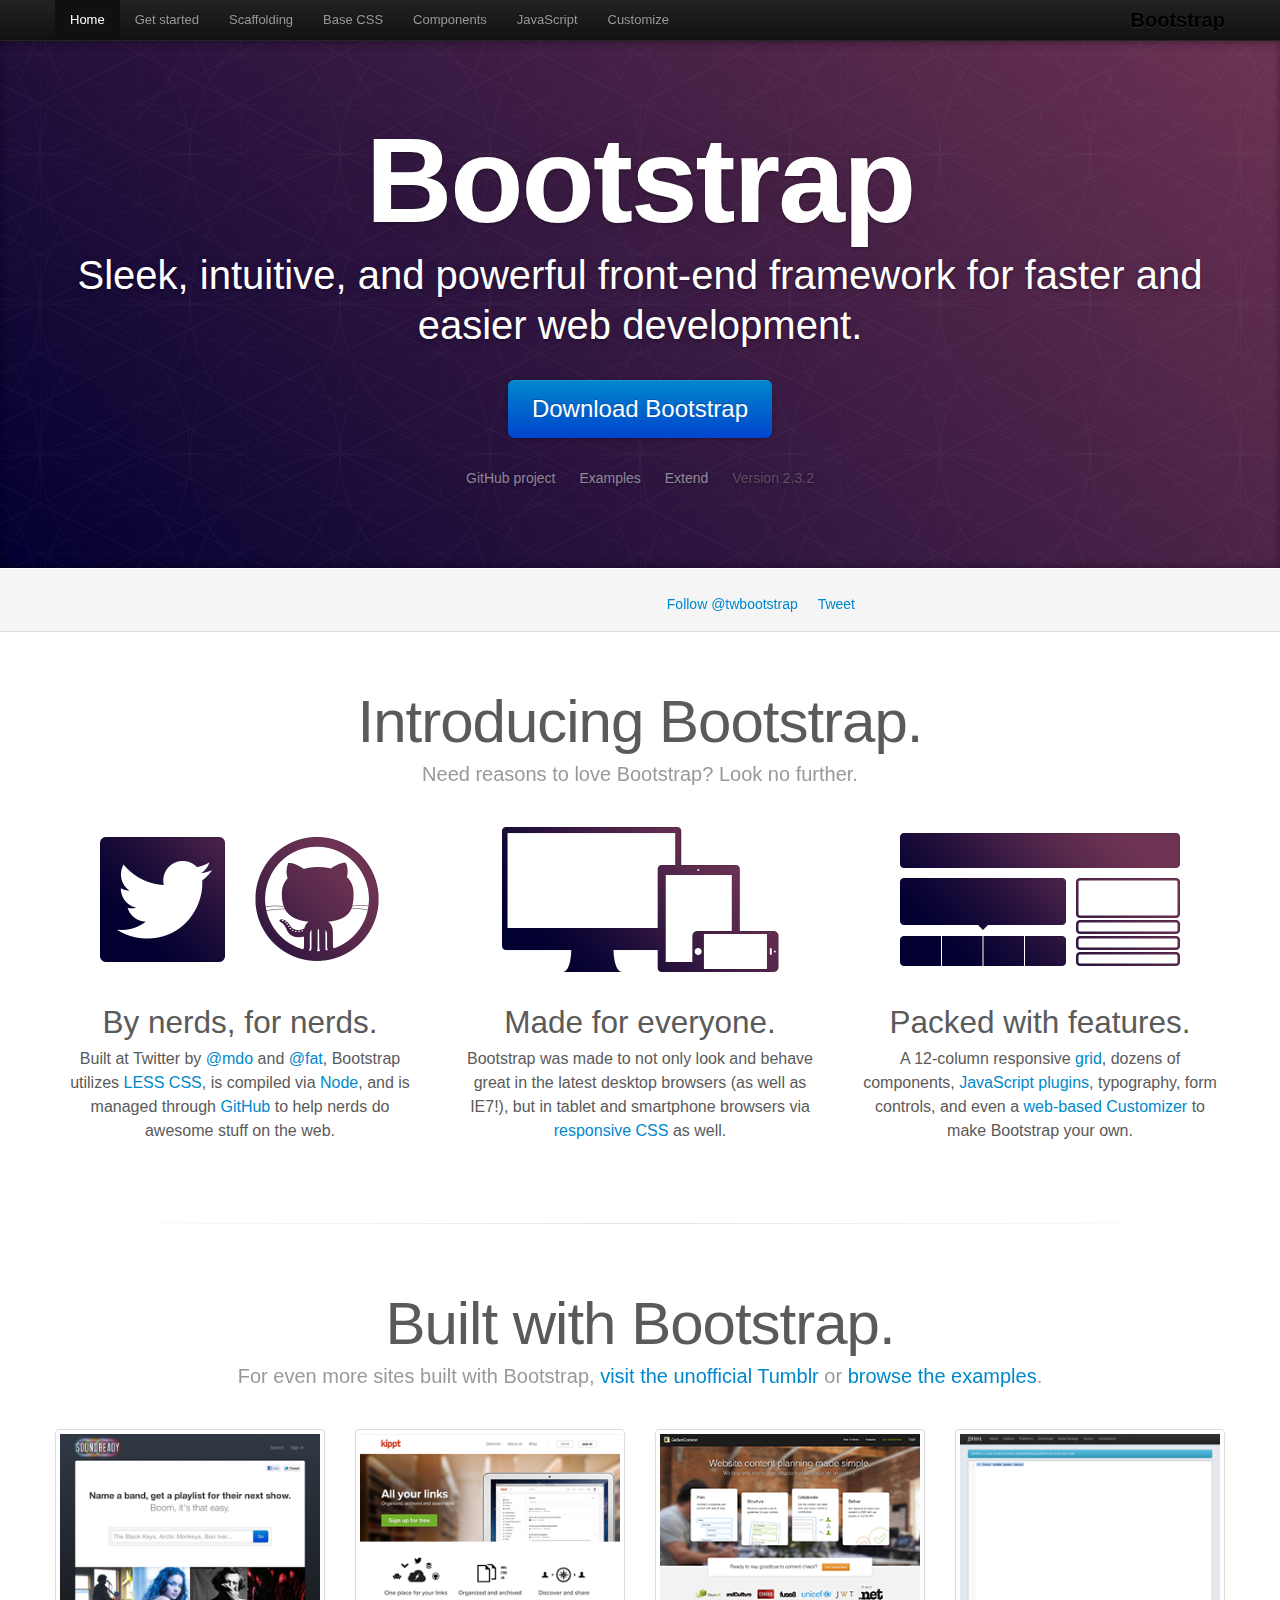
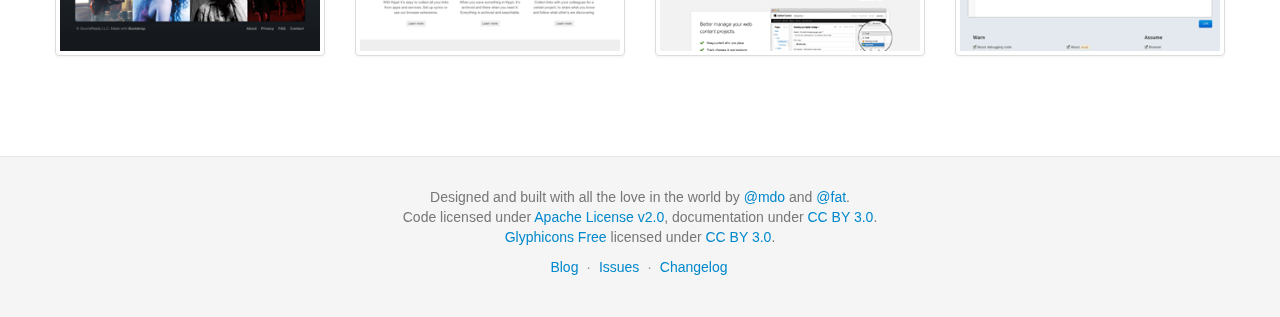
<file: bootstrap/docs/index.html>
<!DOCTYPE html>
<html lang="en">
  <head>
    <meta charset="utf-8">
    <title>Bootstrap</title>
    <meta name="viewport" content="width=device-width, initial-scale=1.0">
    <meta name="description" content="">
    <meta name="author" content="">

    <!-- Le styles -->
    <link href="assets/css/bootstrap.css" rel="stylesheet">
    <link href="assets/css/bootstrap-responsive.css" rel="stylesheet">
    <link href="assets/css/docs.css" rel="stylesheet">
    <link href="assets/js/google-code-prettify/prettify.css" rel="stylesheet">

    <!-- Le HTML5 shim, for IE6-8 support of HTML5 elements -->
    <!--[if lt IE 9]>
      <script src="assets/js/html5shiv.js"></script>
    <![endif]-->

    <!-- Le fav and touch icons -->
    <link rel="apple-touch-icon-precomposed" sizes="144x144" href="assets/ico/apple-touch-icon-144-precomposed.png">
    <link rel="apple-touch-icon-precomposed" sizes="114x114" href="assets/ico/apple-touch-icon-114-precomposed.png">
      <link rel="apple-touch-icon-precomposed" sizes="72x72" href="assets/ico/apple-touch-icon-72-precomposed.png">
                    <link rel="apple-touch-icon-precomposed" href="assets/ico/apple-touch-icon-57-precomposed.png">
                                   <link rel="shortcut icon" href="assets/ico/favicon.png">

    <script type="text/javascript">
      var _gaq = _gaq || [];
      _gaq.push(['_setAccount', 'UA-146052-10']);
      _gaq.push(['_trackPageview']);
      (function() {
        var ga = document.createElement('script'); ga.type = 'text/javascript'; ga.async = true;
        ga.src = ('https:' == document.location.protocol ? 'https://ssl' : 'http://www') + '.google-analytics.com/ga.js';
        var s = document.getElementsByTagName('script')[0]; s.parentNode.insertBefore(ga, s);
      })();
    </script>
  </head>

  <body data-spy="scroll" data-target=".bs-docs-sidebar">

    <!-- Navbar
    ================================================== -->
    <div class="navbar navbar-inverse navbar-fixed-top">
      <div class="navbar-inner">
        <div class="container">
          <button type="button" class="btn btn-navbar" data-toggle="collapse" data-target=".nav-collapse">
            <span class="icon-bar"></span>
            <span class="icon-bar"></span>
            <span class="icon-bar"></span>
          </button>
          <a class="brand" href="./index.html">Bootstrap</a>
          <div class="nav-collapse collapse">
            <ul class="nav">
              <li class="active">
                <a href="./index.html">Home</a>
              </li>
              <li class="">
                <a href="./getting-started.html">Get started</a>
              </li>
              <li class="">
                <a href="./scaffolding.html">Scaffolding</a>
              </li>
              <li class="">
                <a href="./base-css.html">Base CSS</a>
              </li>
              <li class="">
                <a href="./components.html">Components</a>
              </li>
              <li class="">
                <a href="./javascript.html">JavaScript</a>
              </li>
              <li class="">
                <a href="./customize.html">Customize</a>
              </li>
            </ul>
          </div>
        </div>
      </div>
    </div>

<div class="jumbotron masthead">
  <div class="container">
    <h1>Bootstrap</h1>
    <p>Sleek, intuitive, and powerful front-end framework for faster and easier web development.</p>
    <p>
      <a href="assets/bootstrap.zip" class="btn btn-primary btn-large" onclick="_gaq.push(['_trackEvent', 'Jumbotron actions', 'Download', 'Download 2.3.2']);">Download Bootstrap</a>
    </p>
    <ul class="masthead-links">
      <li>
        <a href="http://github.com/twitter/bootstrap" onclick="_gaq.push(['_trackEvent', 'Jumbotron actions', 'Jumbotron links', 'GitHub project']);">GitHub project</a>
      </li>
      <li>
        <a href="./getting-started.html#examples" onclick="_gaq.push(['_trackEvent', 'Jumbotron actions', 'Jumbotron links', 'Examples']);">Examples</a>
      </li>
      <li>
        <a href="./extend.html" onclick="_gaq.push(['_trackEvent', 'Jumbotron actions', 'Jumbotron links', 'Extend']);">Extend</a>
      </li>
      <li>
        Version 2.3.2
      </li>
    </ul>
  </div>
</div>

<div class="bs-docs-social">
  <div class="container">
    <ul class="bs-docs-social-buttons">
      <li>
        <iframe class="github-btn" src="http://ghbtns.com/github-btn.html?user=twitter&repo=bootstrap&type=watch&count=true" allowtransparency="true" frameborder="0" scrolling="0" width="100px" height="20px"></iframe>
      </li>
      <li>
        <iframe class="github-btn" src="http://ghbtns.com/github-btn.html?user=twitter&repo=bootstrap&type=fork&count=true" allowtransparency="true" frameborder="0" scrolling="0" width="102px" height="20px"></iframe>
      </li>
      <li class="follow-btn">
        <a href="https://twitter.com/twbootstrap" class="twitter-follow-button" data-link-color="#0069D6" data-show-count="true">Follow @twbootstrap</a>
      </li>
      <li class="tweet-btn">
        <a href="https://twitter.com/share" class="twitter-share-button" data-url="http://twitter.github.com/bootstrap/" data-count="horizontal" data-via="twbootstrap" data-related="mdo:Creator of Twitter Bootstrap">Tweet</a>
      </li>
    </ul>
  </div>
</div>

<div class="container">

  <div class="marketing">

    <h1>Introducing Bootstrap.</h1>
    <p class="marketing-byline">Need reasons to love Bootstrap? Look no further.</p>

    <div class="row-fluid">
      <div class="span4">
        <img class="marketing-img" src="assets/img/bs-docs-twitter-github.png">
        <h2>By nerds, for nerds.</h2>
        <p>Built at Twitter by <a href="http://twitter.com/mdo">@mdo</a> and <a href="http://twitter.com/fat">@fat</a>, Bootstrap utilizes <a href="http://lesscss.org">LESS CSS</a>, is compiled via <a href="http://nodejs.org">Node</a>, and is managed through <a href="http://github.com">GitHub</a> to help nerds do awesome stuff on the web.</p>
      </div>
      <div class="span4">
        <img class="marketing-img" src="assets/img/bs-docs-responsive-illustrations.png">
        <h2>Made for everyone.</h2>
        <p>Bootstrap was made to not only look and behave great in the latest desktop browsers (as well as IE7!), but in tablet and smartphone browsers via <a href="./scaffolding.html#responsive">responsive CSS</a> as well.</p>
      </div>
      <div class="span4">
        <img class="marketing-img" src="assets/img/bs-docs-bootstrap-features.png">
        <h2>Packed with features.</h2>
        <p>A 12-column responsive <a href="./scaffolding.html#gridSystem">grid</a>, dozens of components, <a href="./javascript.html">JavaScript plugins</a>, typography, form controls, and even a <a href="./customize.html">web-based Customizer</a> to make Bootstrap your own.</p>
      </div>
    </div>

    <hr class="soften">

    <h1>Built with Bootstrap.</h1>
    <p class="marketing-byline">For even more sites built with Bootstrap, <a href="http://builtwithbootstrap.tumblr.com/" target="_blank">visit the unofficial Tumblr</a> or <a href="./getting-started.html#examples">browse the examples</a>.</p>
    <div class="row-fluid">
      <ul class="thumbnails example-sites">
        <li class="span3">
          <a class="thumbnail" href="http://soundready.fm/" target="_blank">
            <img src="assets/img/example-sites/soundready.png" alt="SoundReady.fm">
          </a>
        </li>
        <li class="span3">
          <a class="thumbnail" href="http://kippt.com/" target="_blank">
            <img src="assets/img/example-sites/kippt.png" alt="Kippt">
          </a>
        </li>
        <li class="span3">
          <a class="thumbnail" href="http://www.gathercontent.com/" target="_blank">
            <img src="assets/img/example-sites/gathercontent.png" alt="Gather Content">
          </a>
        </li>
        <li class="span3">
          <a class="thumbnail" href="http://www.jshint.com/" target="_blank">
            <img src="assets/img/example-sites/jshint.png" alt="JS Hint">
          </a>
        </li>
      </ul>
     </div>

  </div>

</div>



    <!-- Footer
    ================================================== -->
    <footer class="footer">
      <div class="container">
        <p>Designed and built with all the love in the world by <a href="http://twitter.com/mdo" target="_blank">@mdo</a> and <a href="http://twitter.com/fat" target="_blank">@fat</a>.</p>
        <p>Code licensed under <a href="http://www.apache.org/licenses/LICENSE-2.0" target="_blank">Apache License v2.0</a>, documentation under <a href="http://creativecommons.org/licenses/by/3.0/">CC BY 3.0</a>.</p>
        <p><a href="http://glyphicons.com">Glyphicons Free</a> licensed under <a href="http://creativecommons.org/licenses/by/3.0/">CC BY 3.0</a>.</p>
        <ul class="footer-links">
          <li><a href="http://blog.getbootstrap.com">Blog</a></li>
          <li class="muted">&middot;</li>
          <li><a href="https://github.com/twitter/bootstrap/issues?state=open">Issues</a></li>
          <li class="muted">&middot;</li>
          <li><a href="https://github.com/twitter/bootstrap/blob/master/CHANGELOG.md">Changelog</a></li>
        </ul>
      </div>
    </footer>



    <!-- Le javascript
    ================================================== -->
    <!-- Placed at the end of the document so the pages load faster -->
    <script type="text/javascript" src="http://platform.twitter.com/widgets.js"></script>
    <script src="assets/js/jquery.js"></script>
    <script src="assets/js/bootstrap-transition.js"></script>
    <script src="assets/js/bootstrap-alert.js"></script>
    <script src="assets/js/bootstrap-modal.js"></script>
    <script src="assets/js/bootstrap-dropdown.js"></script>
    <script src="assets/js/bootstrap-scrollspy.js"></script>
    <script src="assets/js/bootstrap-tab.js"></script>
    <script src="assets/js/bootstrap-tooltip.js"></script>
    <script src="assets/js/bootstrap-popover.js"></script>
    <script src="assets/js/bootstrap-button.js"></script>
    <script src="assets/js/bootstrap-collapse.js"></script>
    <script src="assets/js/bootstrap-carousel.js"></script>
    <script src="assets/js/bootstrap-typeahead.js"></script>
    <script src="assets/js/bootstrap-affix.js"></script>

    <script src="assets/js/holder/holder.js"></script>
    <script src="assets/js/google-code-prettify/prettify.js"></script>

    <script src="assets/js/application.js"></script>


    <!-- Analytics
    ================================================== -->
    <script>
      var _gauges = _gauges || [];
      (function() {
        var t   = document.createElement('script');
        t.type  = 'text/javascript';
        t.async = true;
        t.id    = 'gauges-tracker';
        t.setAttribute('data-site-id', '4f0dc9fef5a1f55508000013');
        t.src = '//secure.gaug.es/track.js';
        var s = document.getElementsByTagName('script')[0];
        s.parentNode.insertBefore(t, s);
      })();
    </script>

  </body>
</html>
</file>
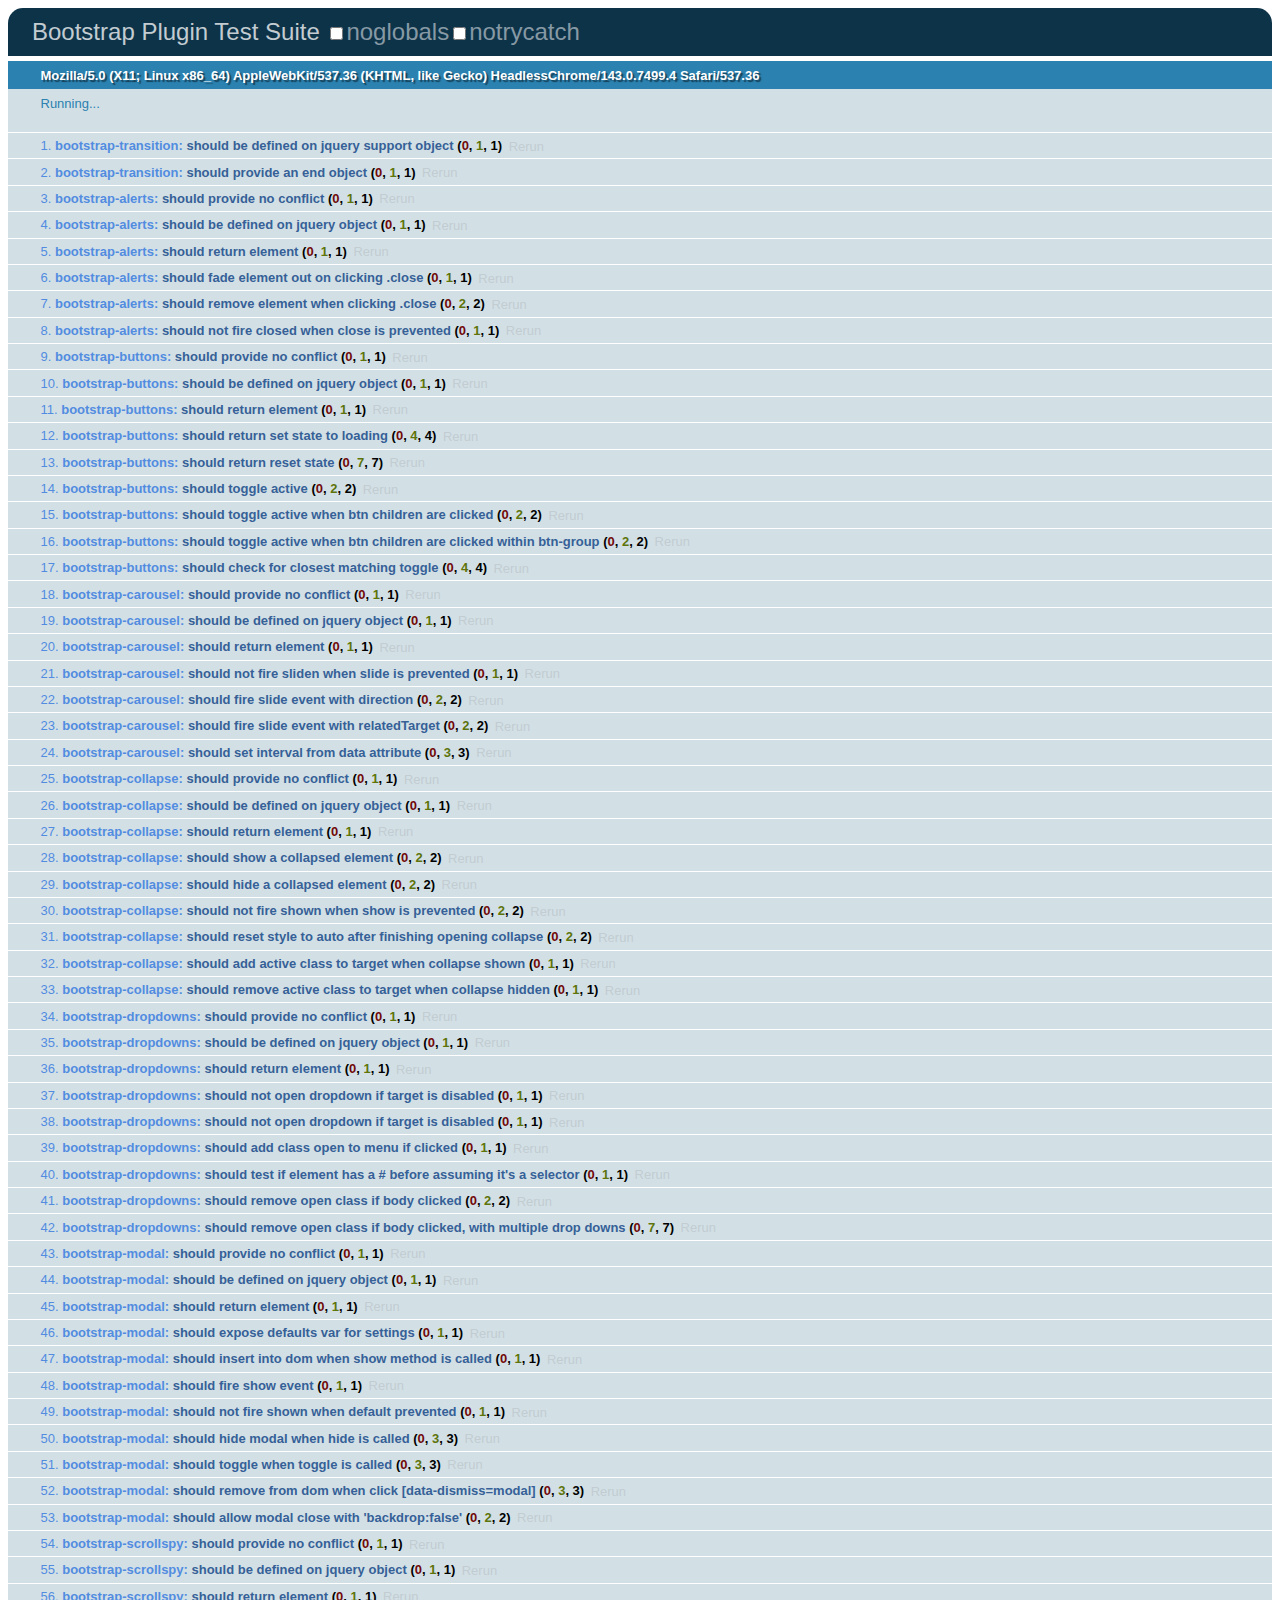
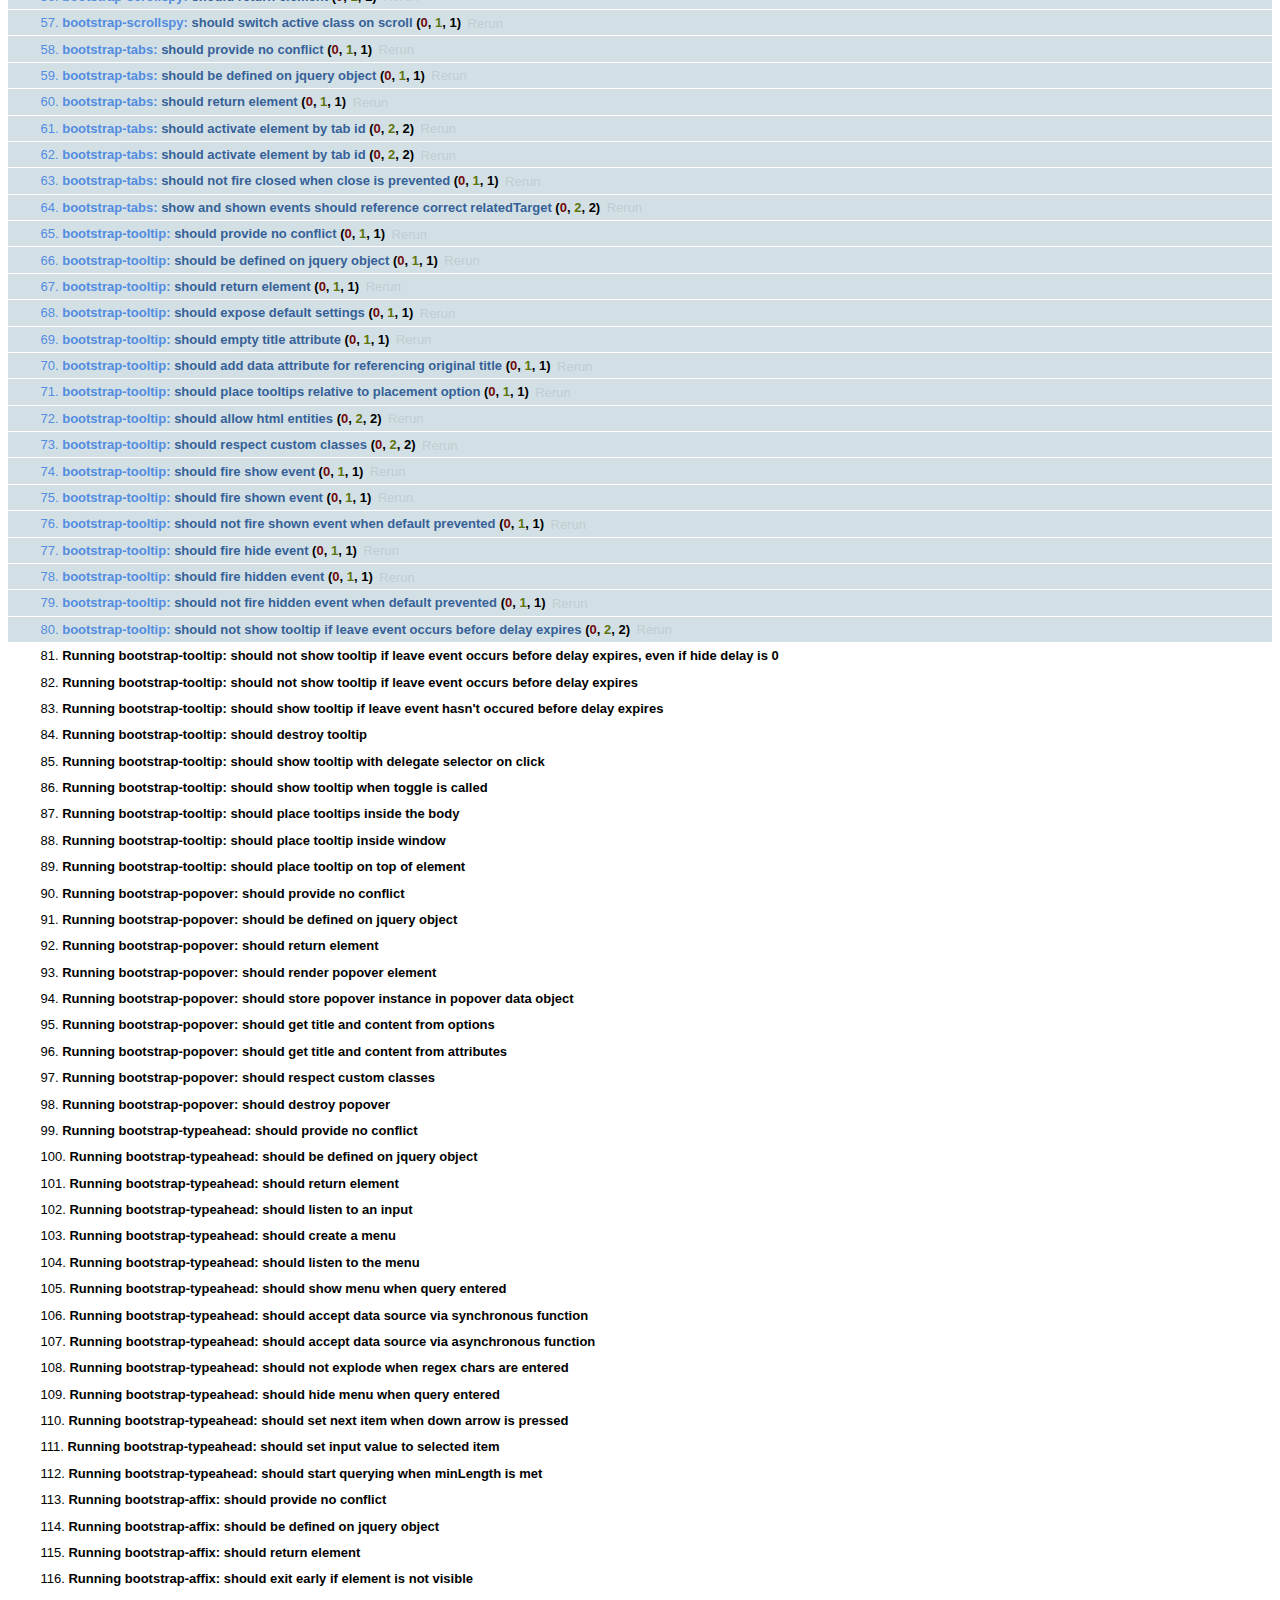
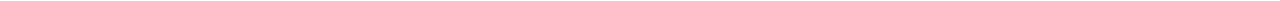
<file: bootstrap/js/tests/index.html>
<!DOCTYPE HTML>
<html>
<head>
  <title>Bootstrap Plugin Test Suite</title>

  <!-- jquery -->
  <!--<script src="http://code.jquery.com/jquery-1.7.min.js"></script>-->
  <script src="vendor/jquery.js"></script>

  <!-- qunit -->
  <link rel="stylesheet" href="vendor/qunit.css" type="text/css" media="screen" />
  <script src="vendor/qunit.js"></script>

  <!-- phantomjs logging script-->
  <script src="unit/bootstrap-phantom.js"></script>

  <!--  plugin sources -->
  <script src="../../js/bootstrap-transition.js"></script>
  <script src="../../js/bootstrap-alert.js"></script>
  <script src="../../js/bootstrap-button.js"></script>
  <script src="../../js/bootstrap-carousel.js"></script>
  <script src="../../js/bootstrap-collapse.js"></script>
  <script src="../../js/bootstrap-dropdown.js"></script>
  <script src="../../js/bootstrap-modal.js"></script>
  <script src="../../js/bootstrap-scrollspy.js"></script>
  <script src="../../js/bootstrap-tab.js"></script>
  <script src="../../js/bootstrap-tooltip.js"></script>
  <script src="../../js/bootstrap-popover.js"></script>
  <script src="../../js/bootstrap-typeahead.js"></script>
  <script src="../../js/bootstrap-affix.js"></script>

  <!-- unit tests -->
  <script src="unit/bootstrap-transition.js"></script>
  <script src="unit/bootstrap-alert.js"></script>
  <script src="unit/bootstrap-button.js"></script>
  <script src="unit/bootstrap-carousel.js"></script>
  <script src="unit/bootstrap-collapse.js"></script>
  <script src="unit/bootstrap-dropdown.js"></script>
  <script src="unit/bootstrap-modal.js"></script>
  <script src="unit/bootstrap-scrollspy.js"></script>
  <script src="unit/bootstrap-tab.js"></script>
  <script src="unit/bootstrap-tooltip.js"></script>
  <script src="unit/bootstrap-popover.js"></script>
  <script src="unit/bootstrap-typeahead.js"></script>
  <script src="unit/bootstrap-affix.js"></script>
</head>
<body>
  <div>
    <h1 id="qunit-header">Bootstrap Plugin Test Suite</h1>
    <h2 id="qunit-banner"></h2>
    <h2 id="qunit-userAgent"></h2>
    <ol id="qunit-tests"></ol>
    <div id="qunit-fixture"></div>
  </div>
</body>
</html>
</file>
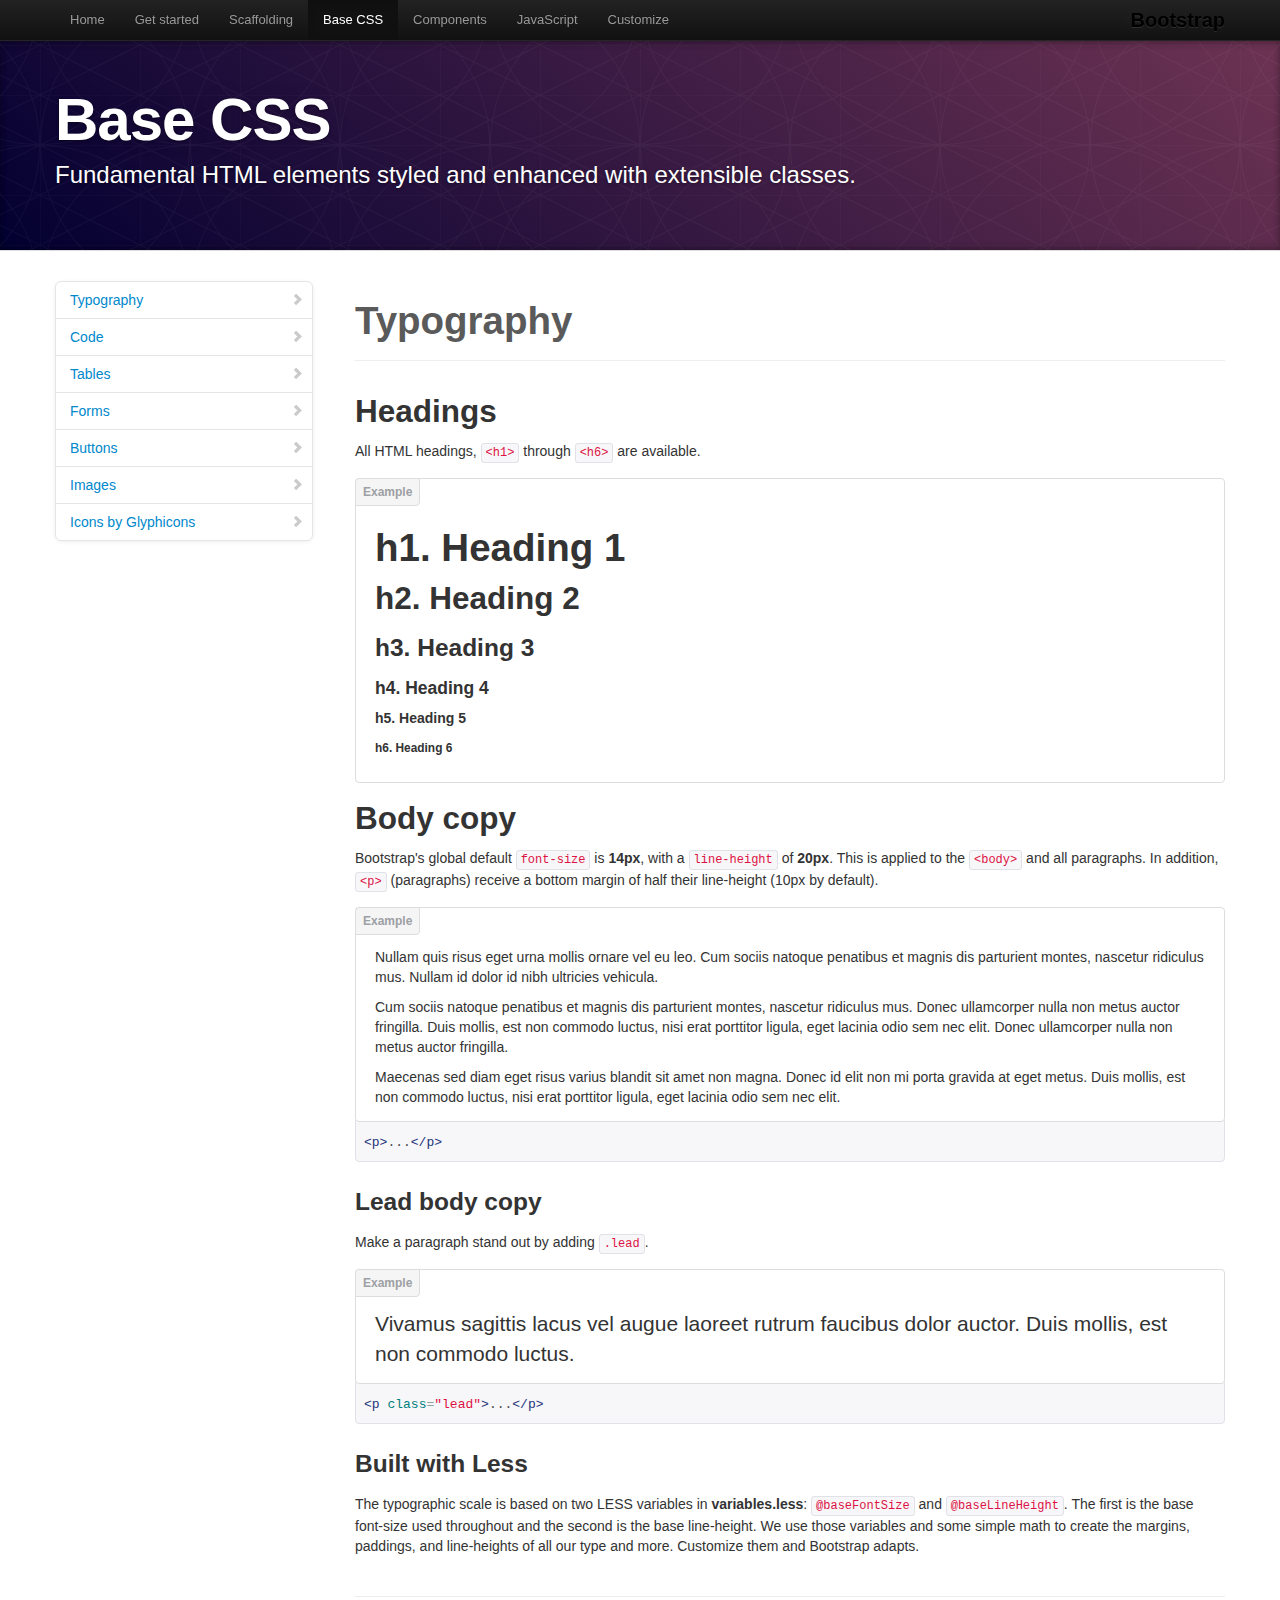
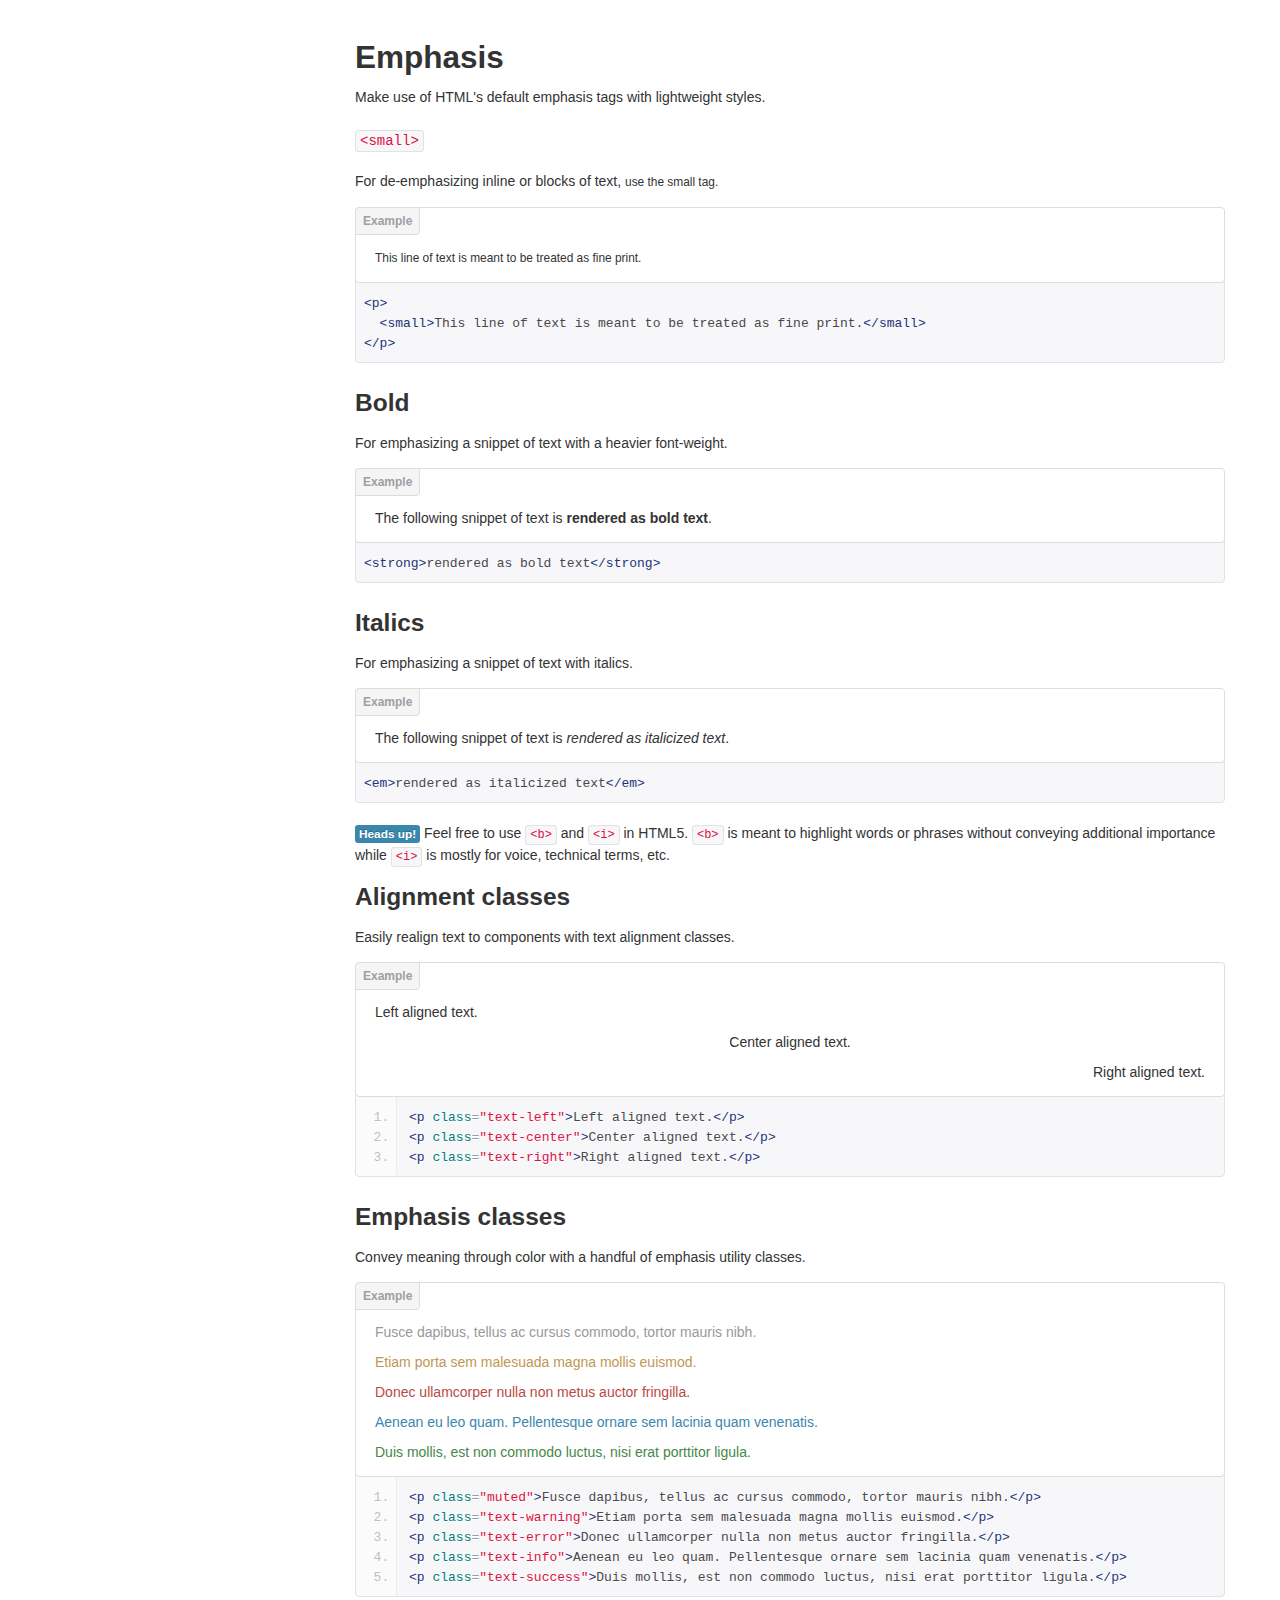
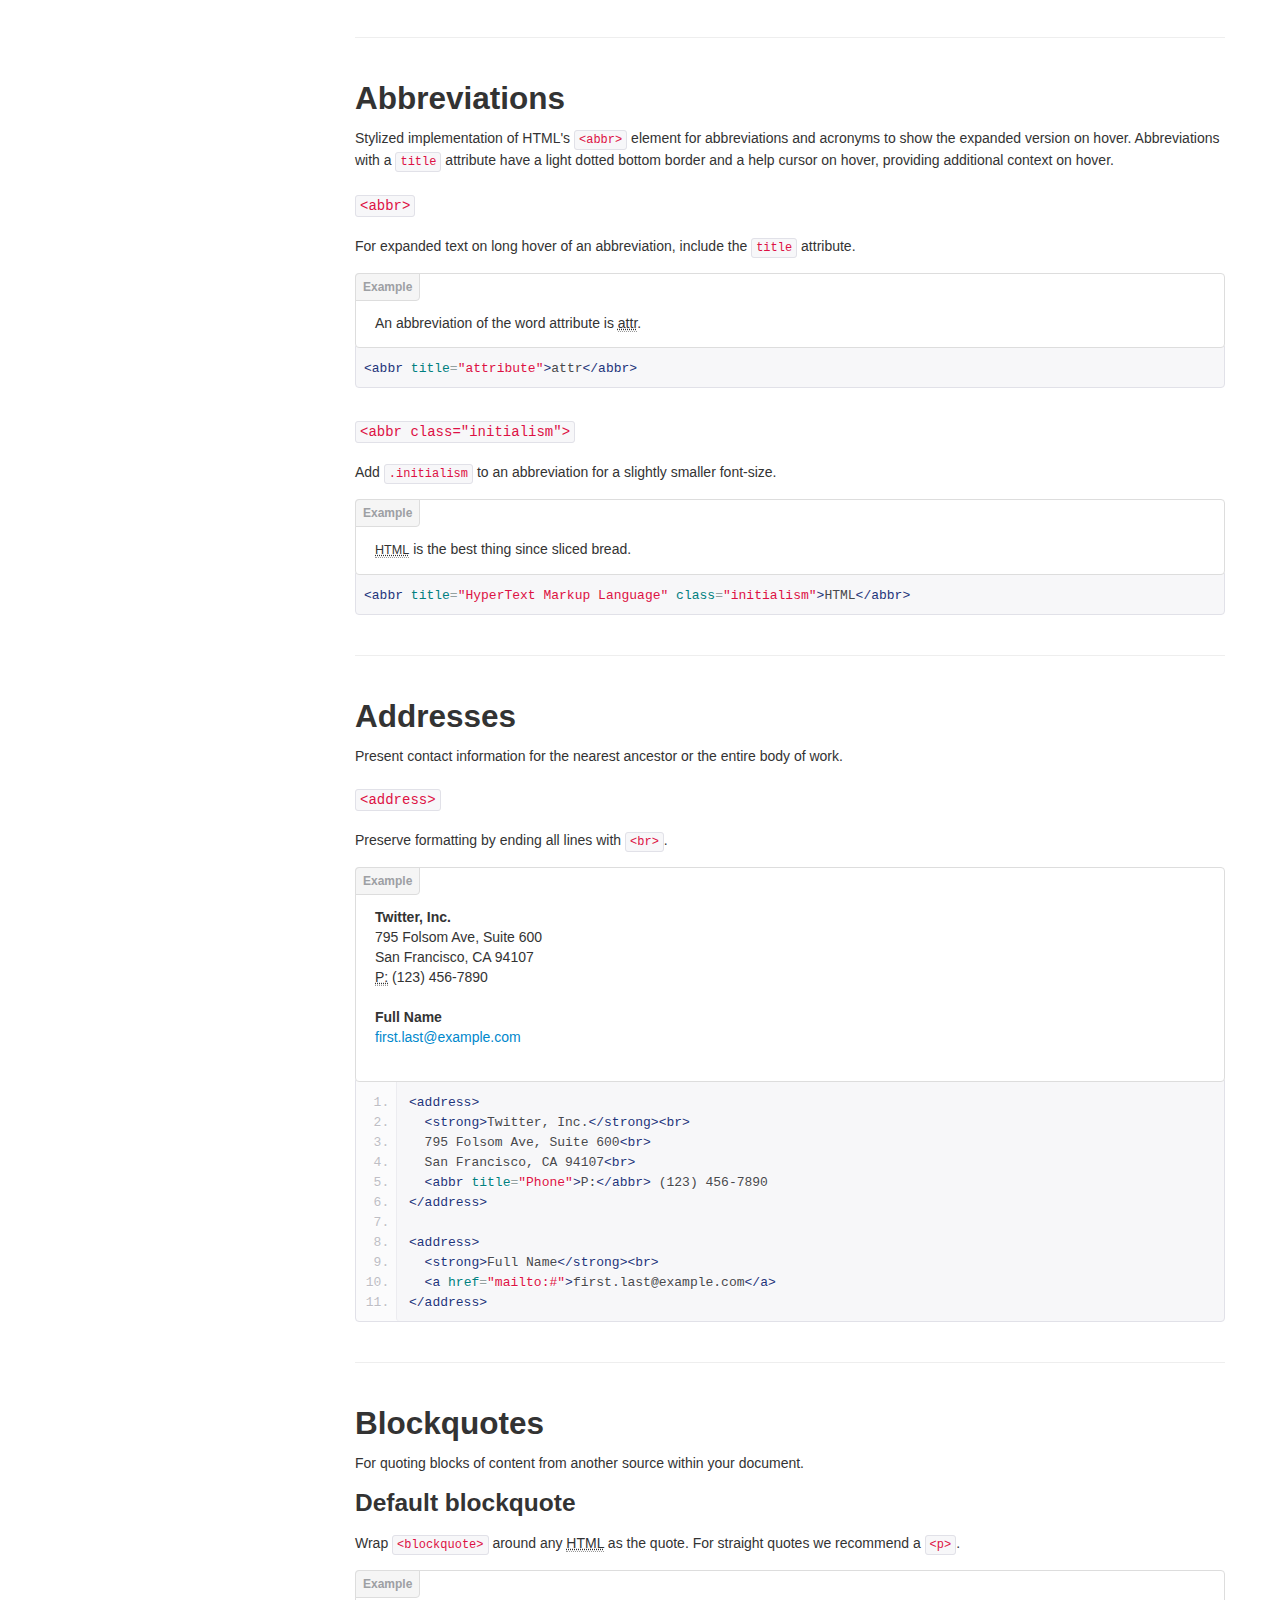
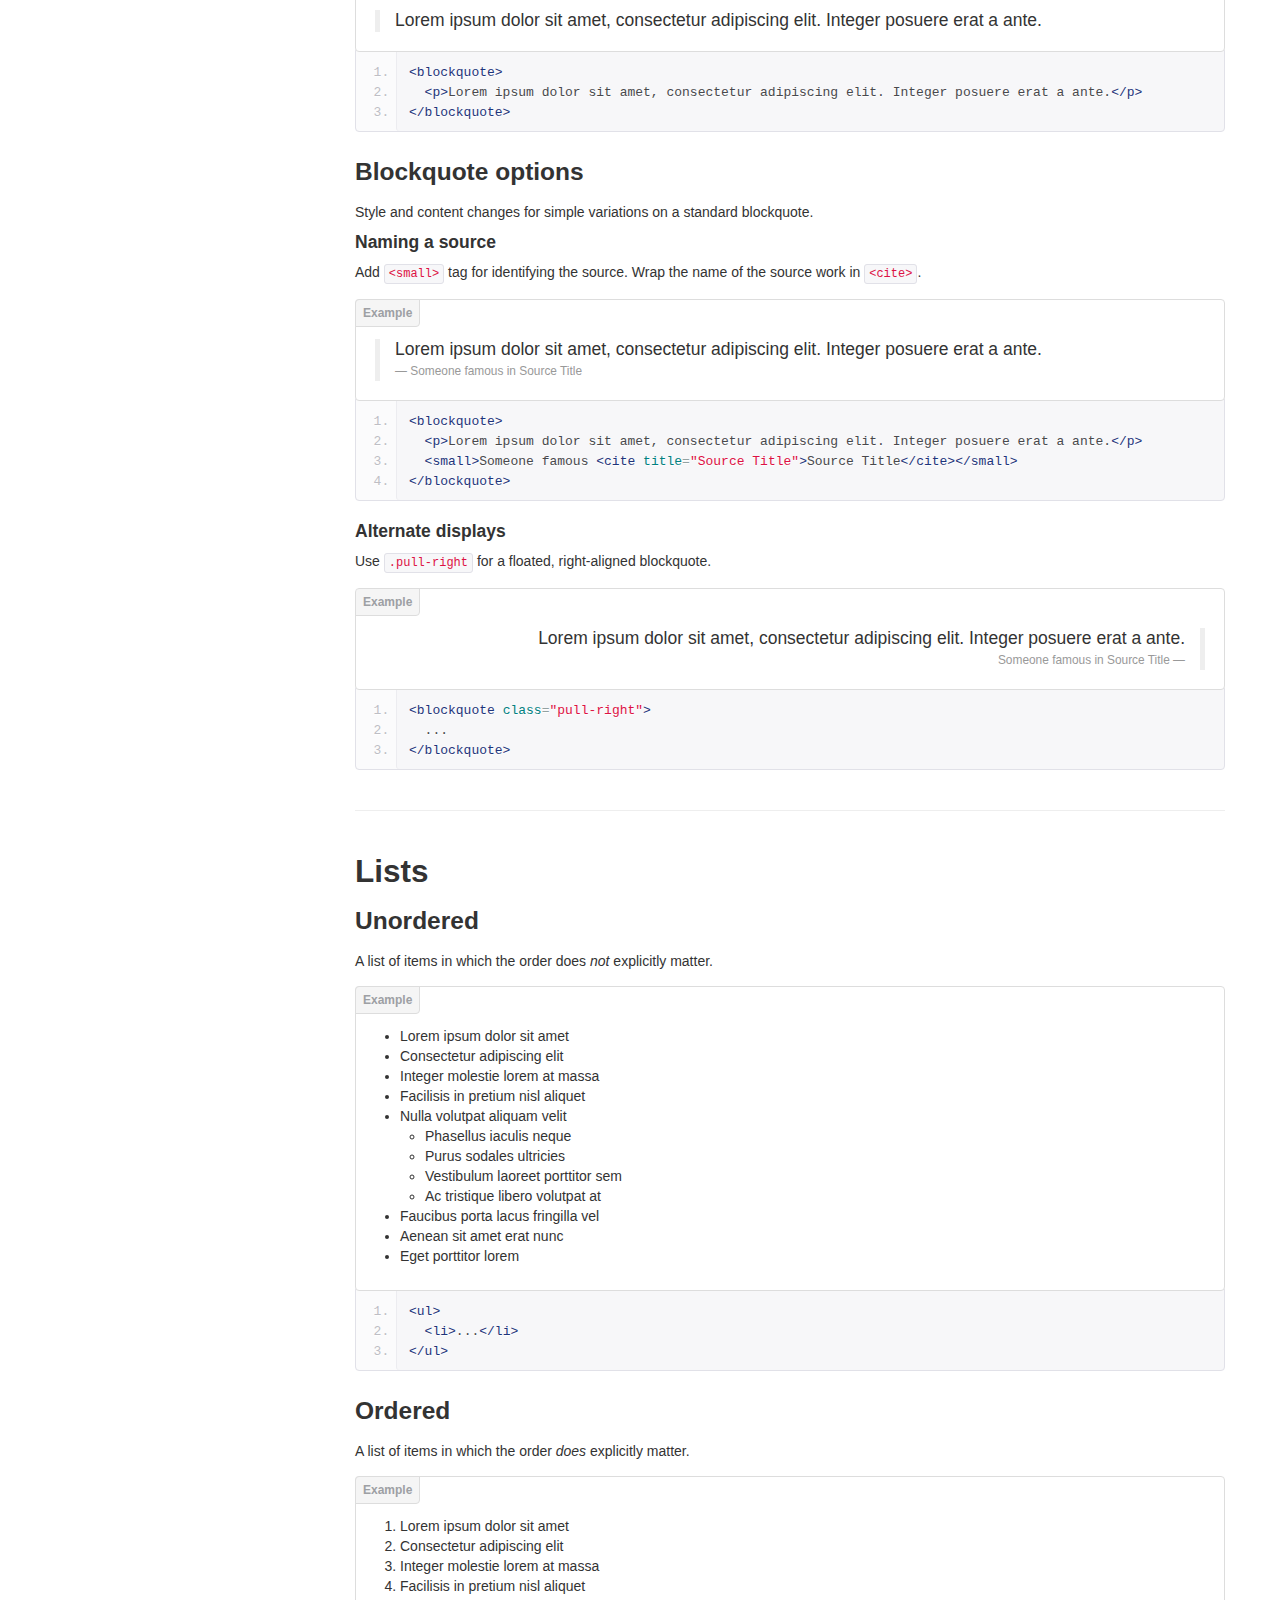
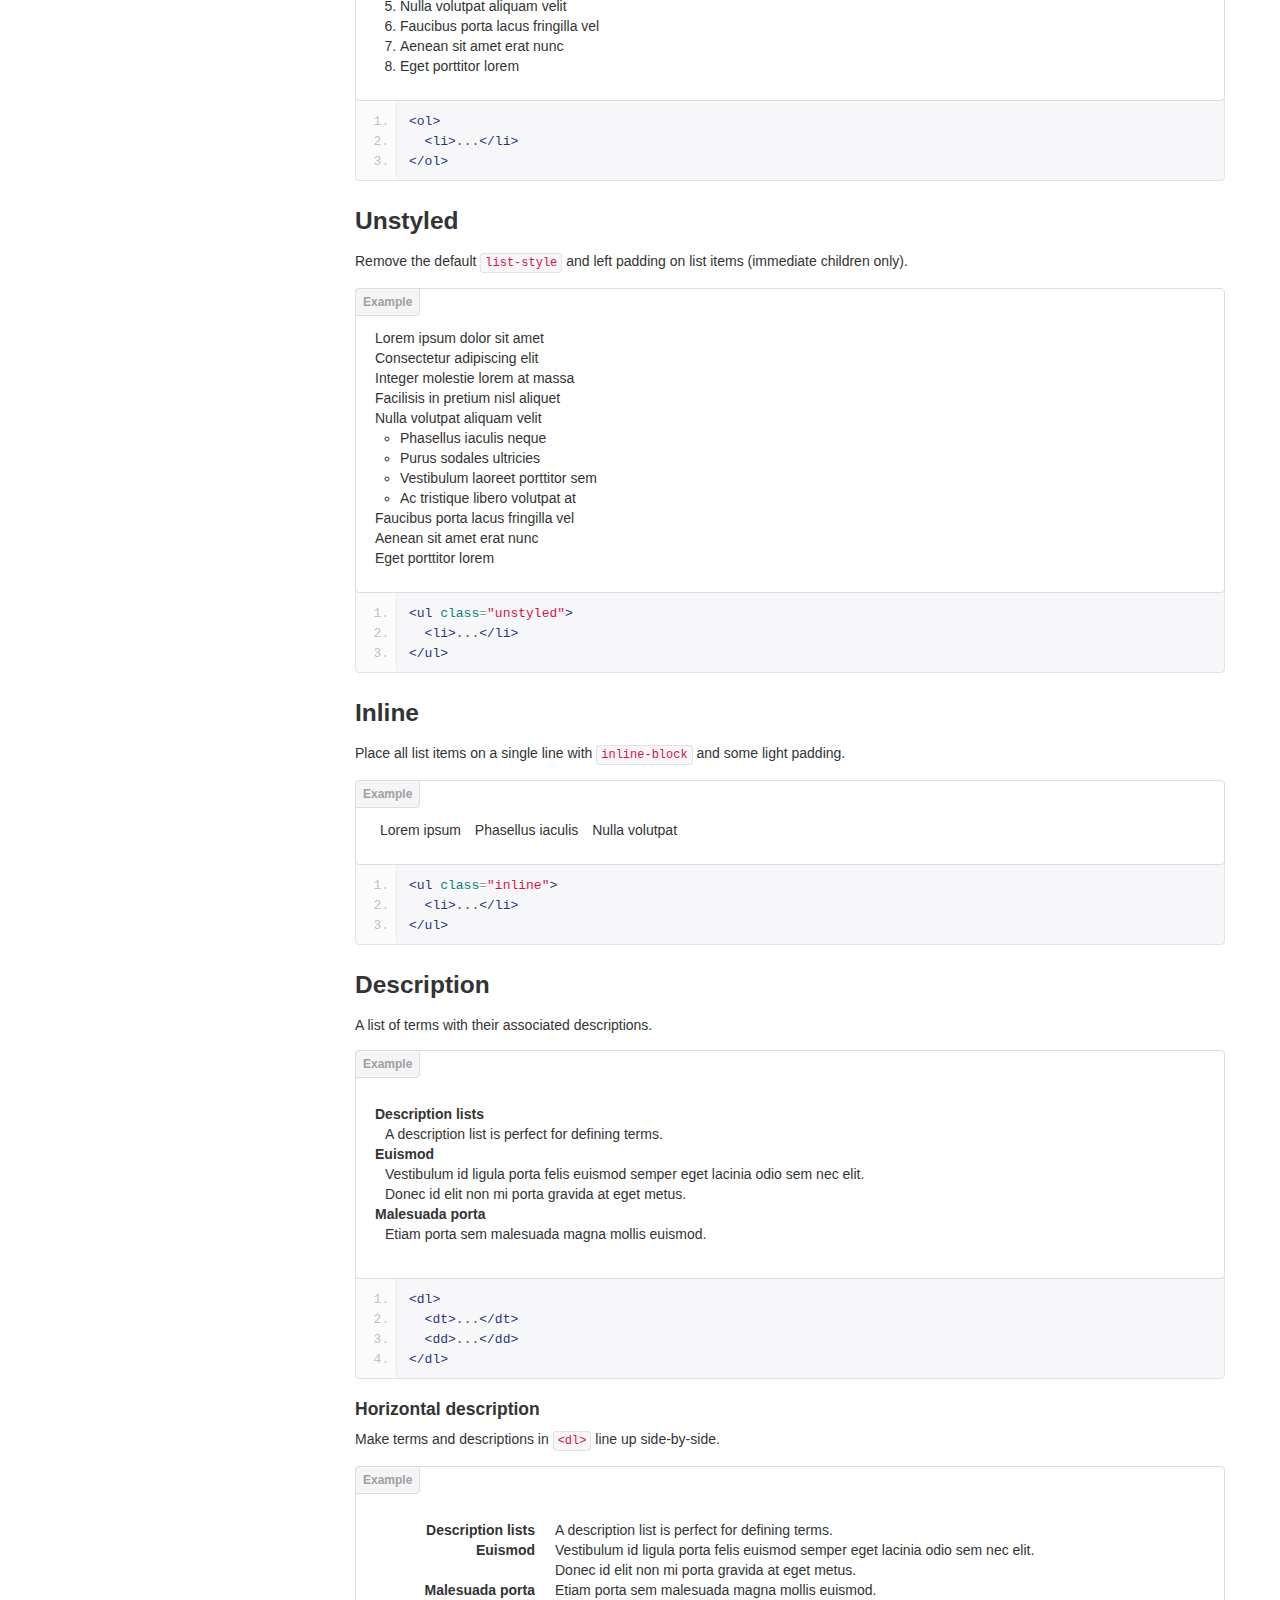
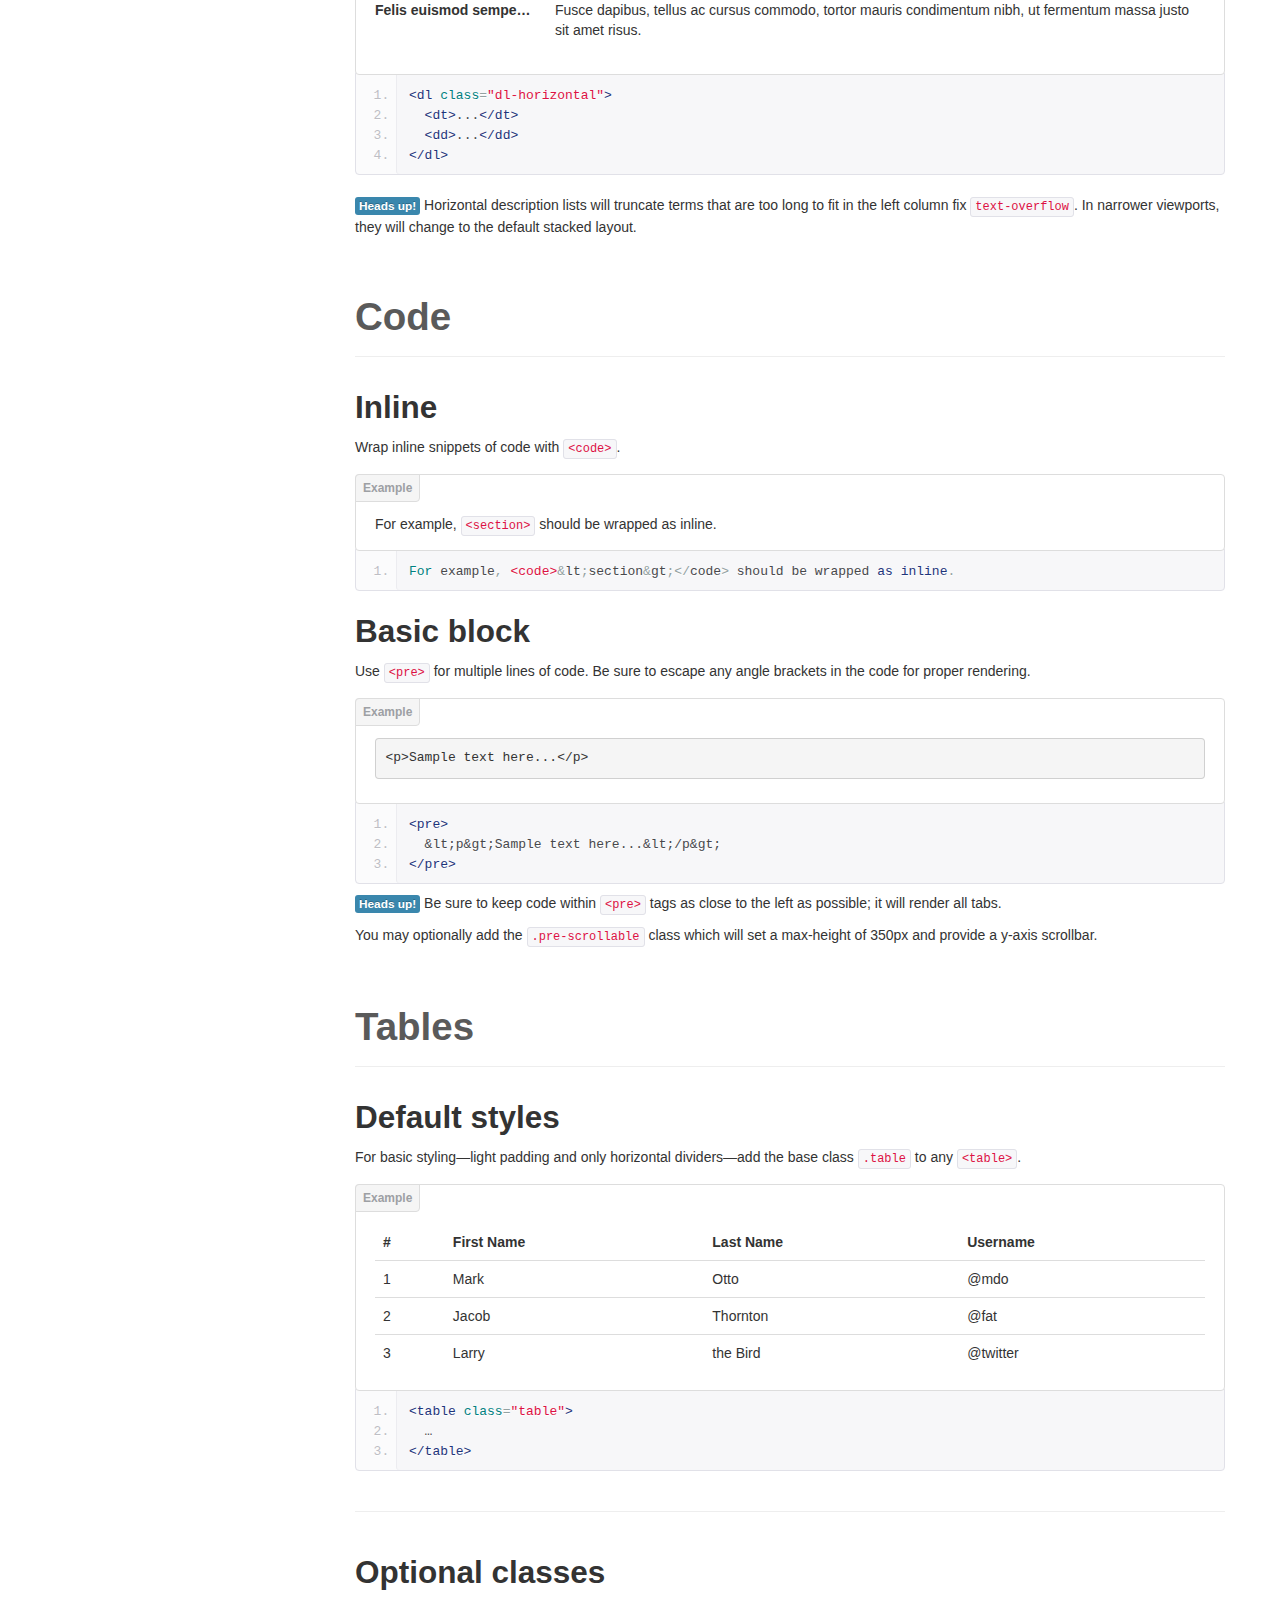
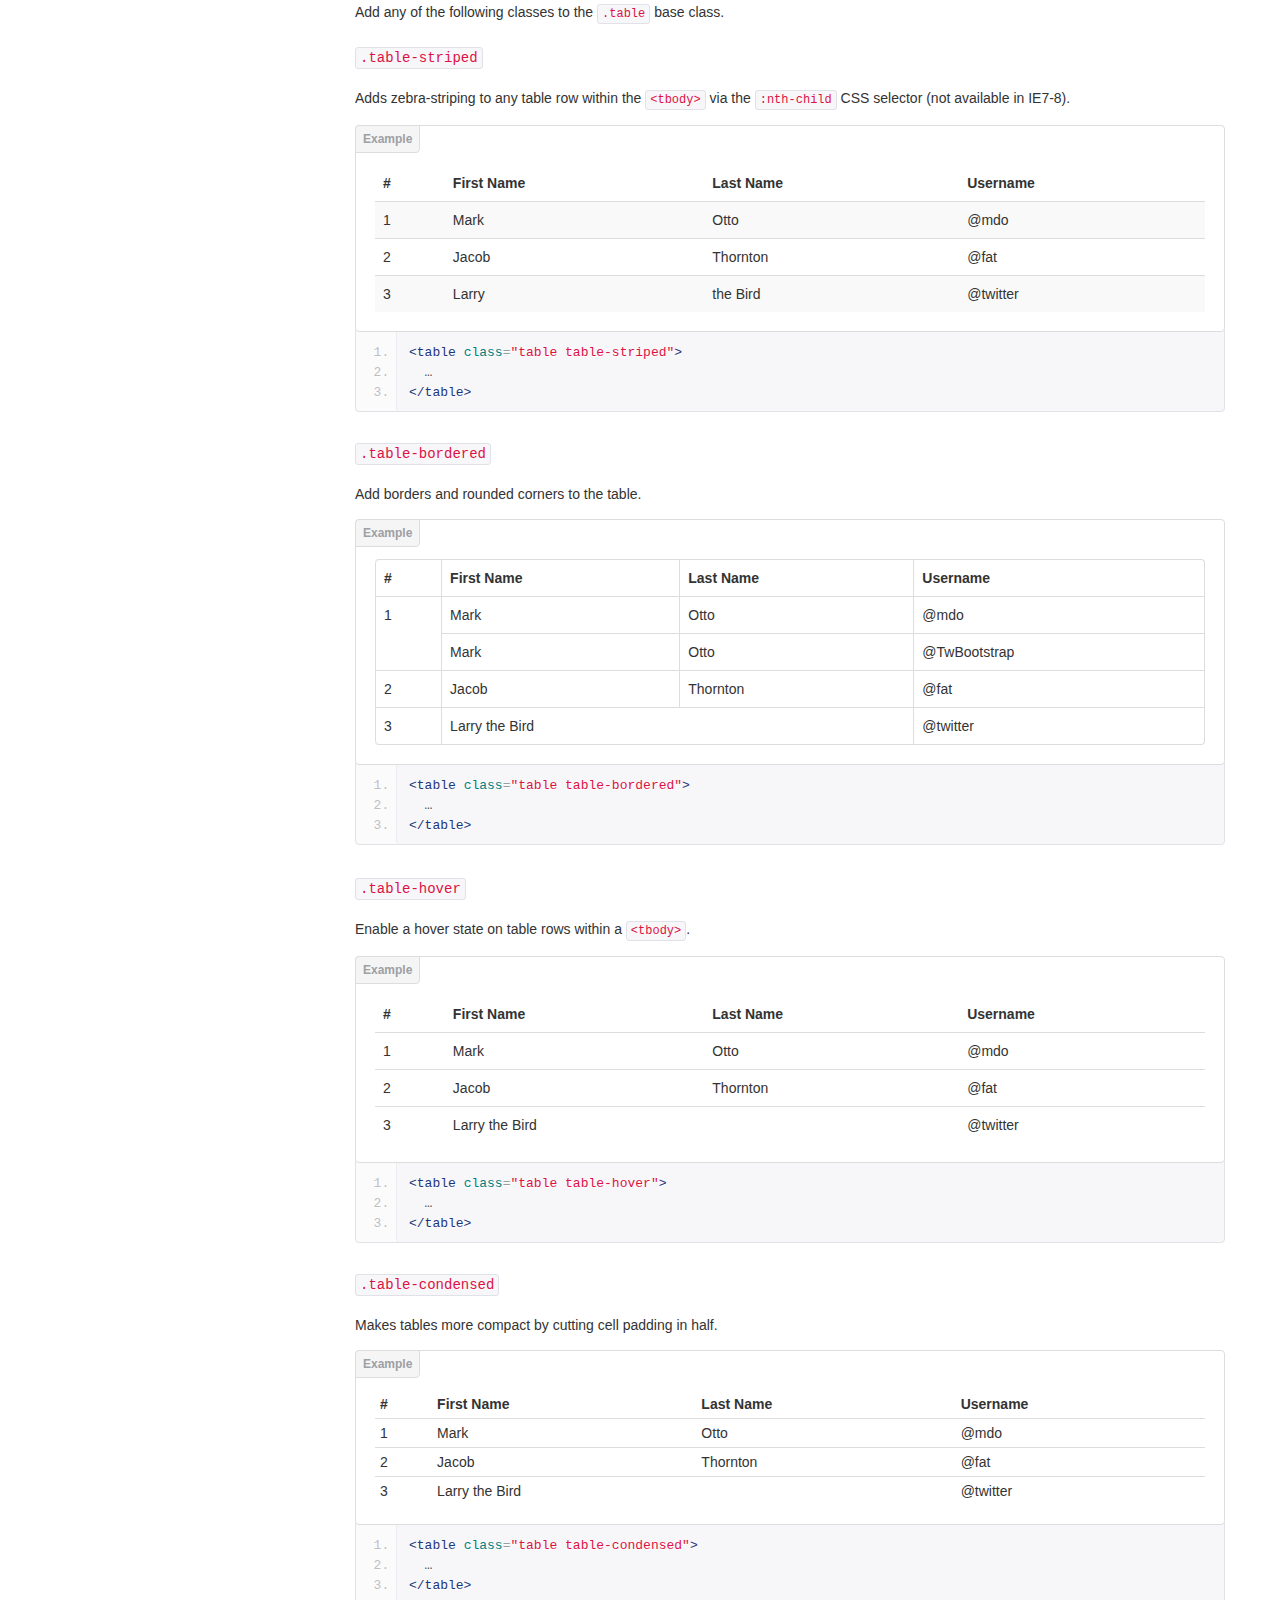
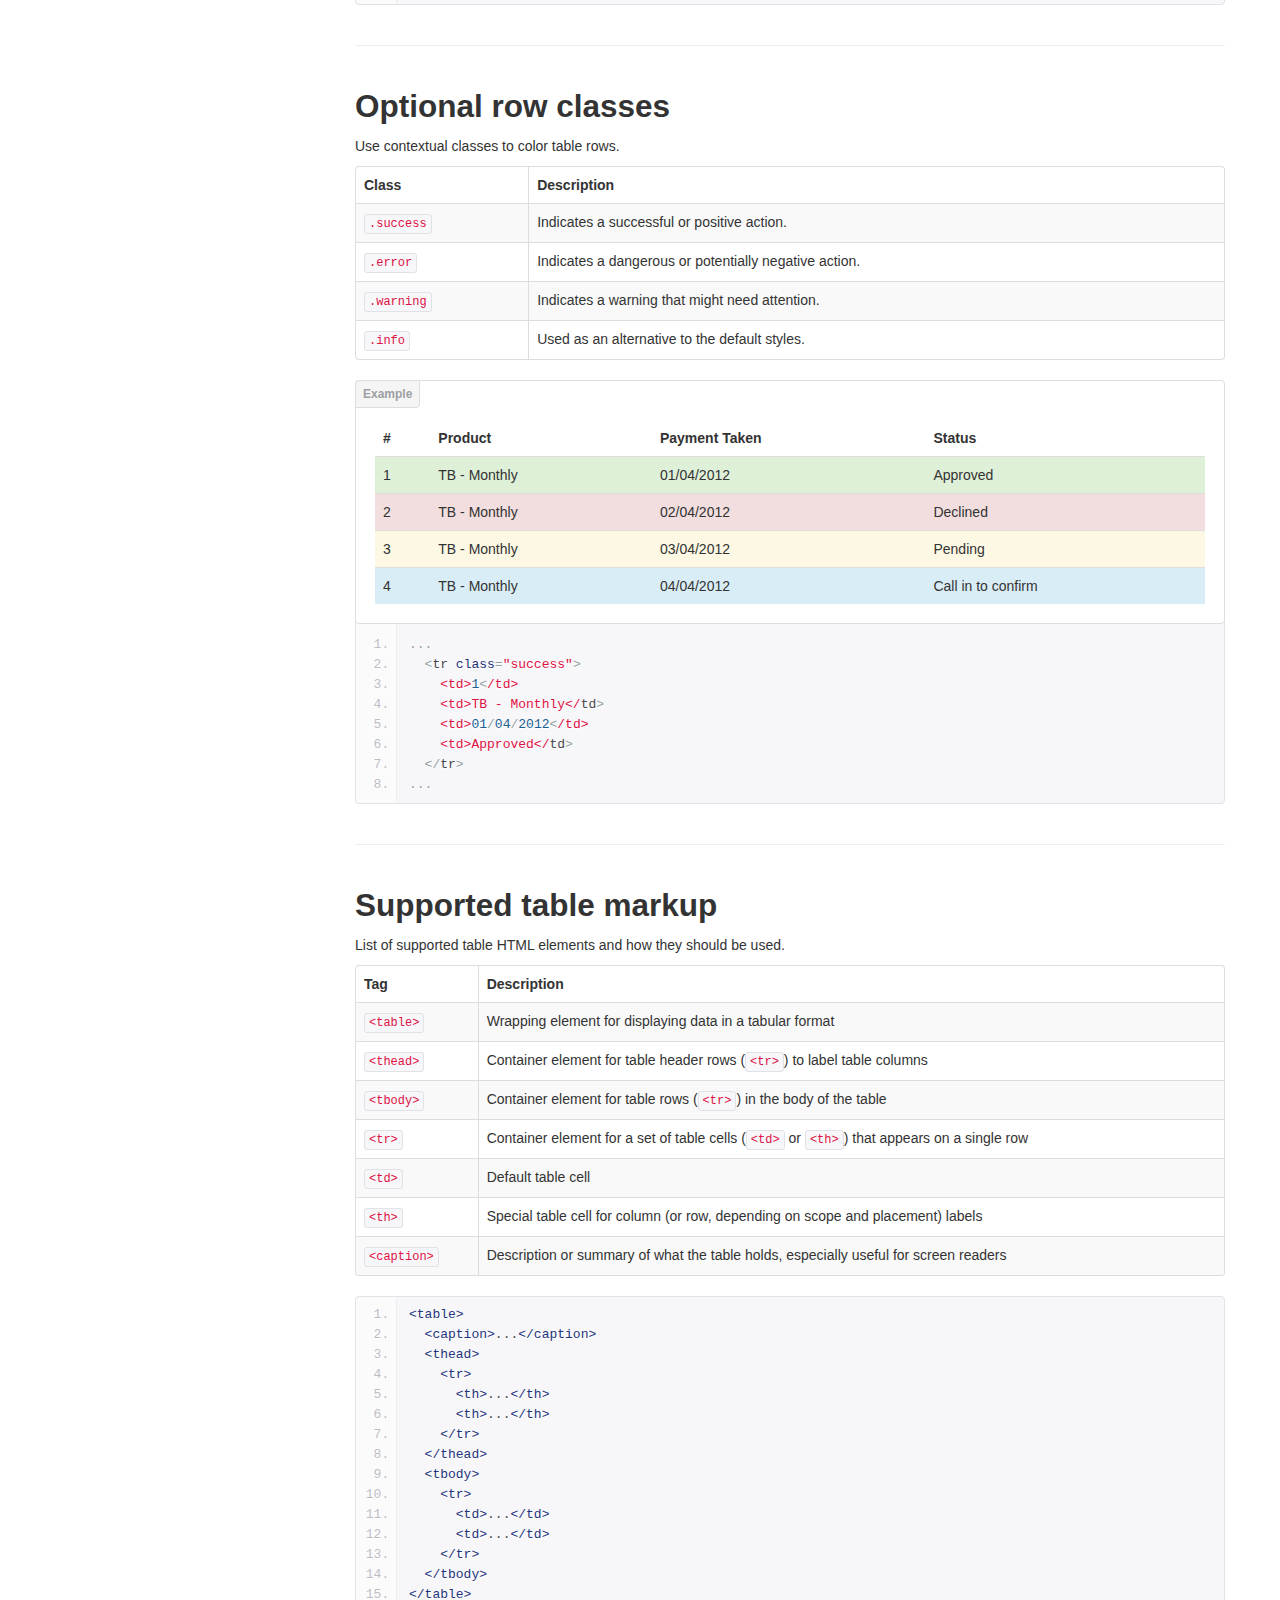
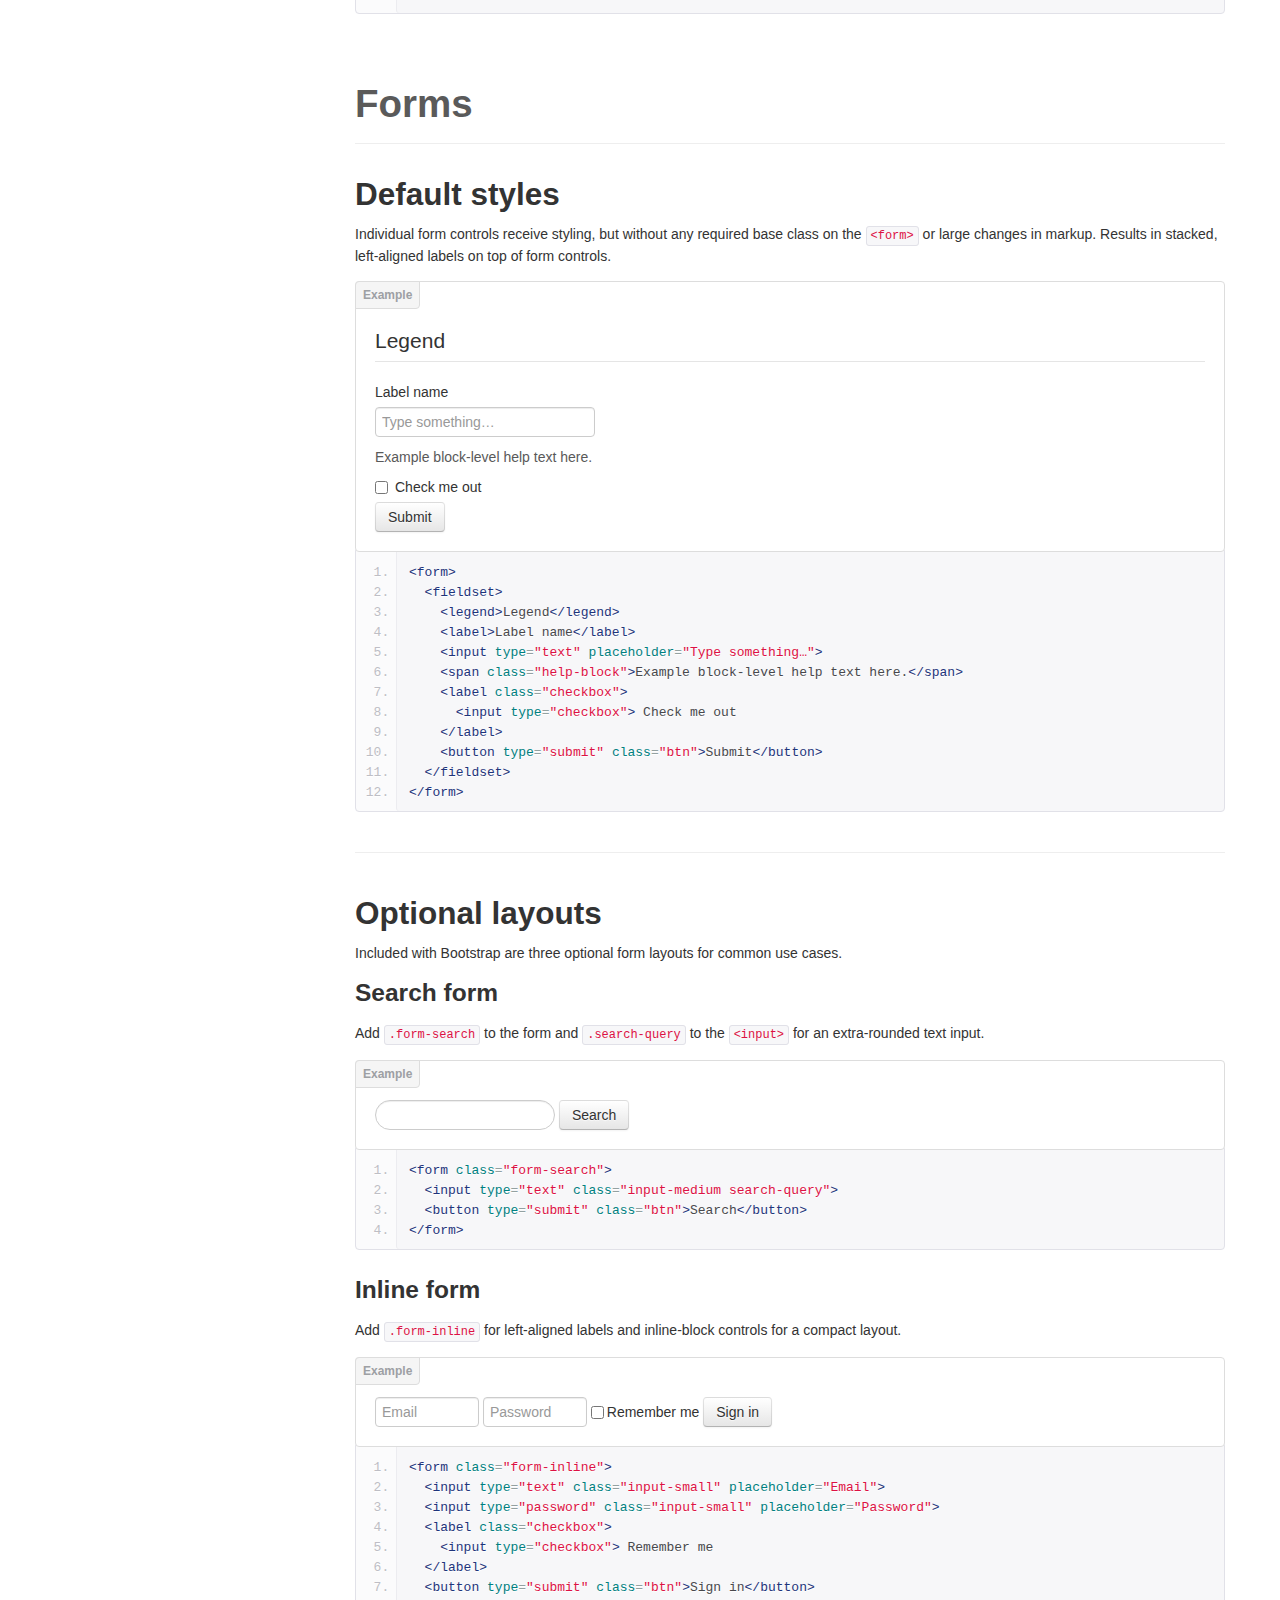
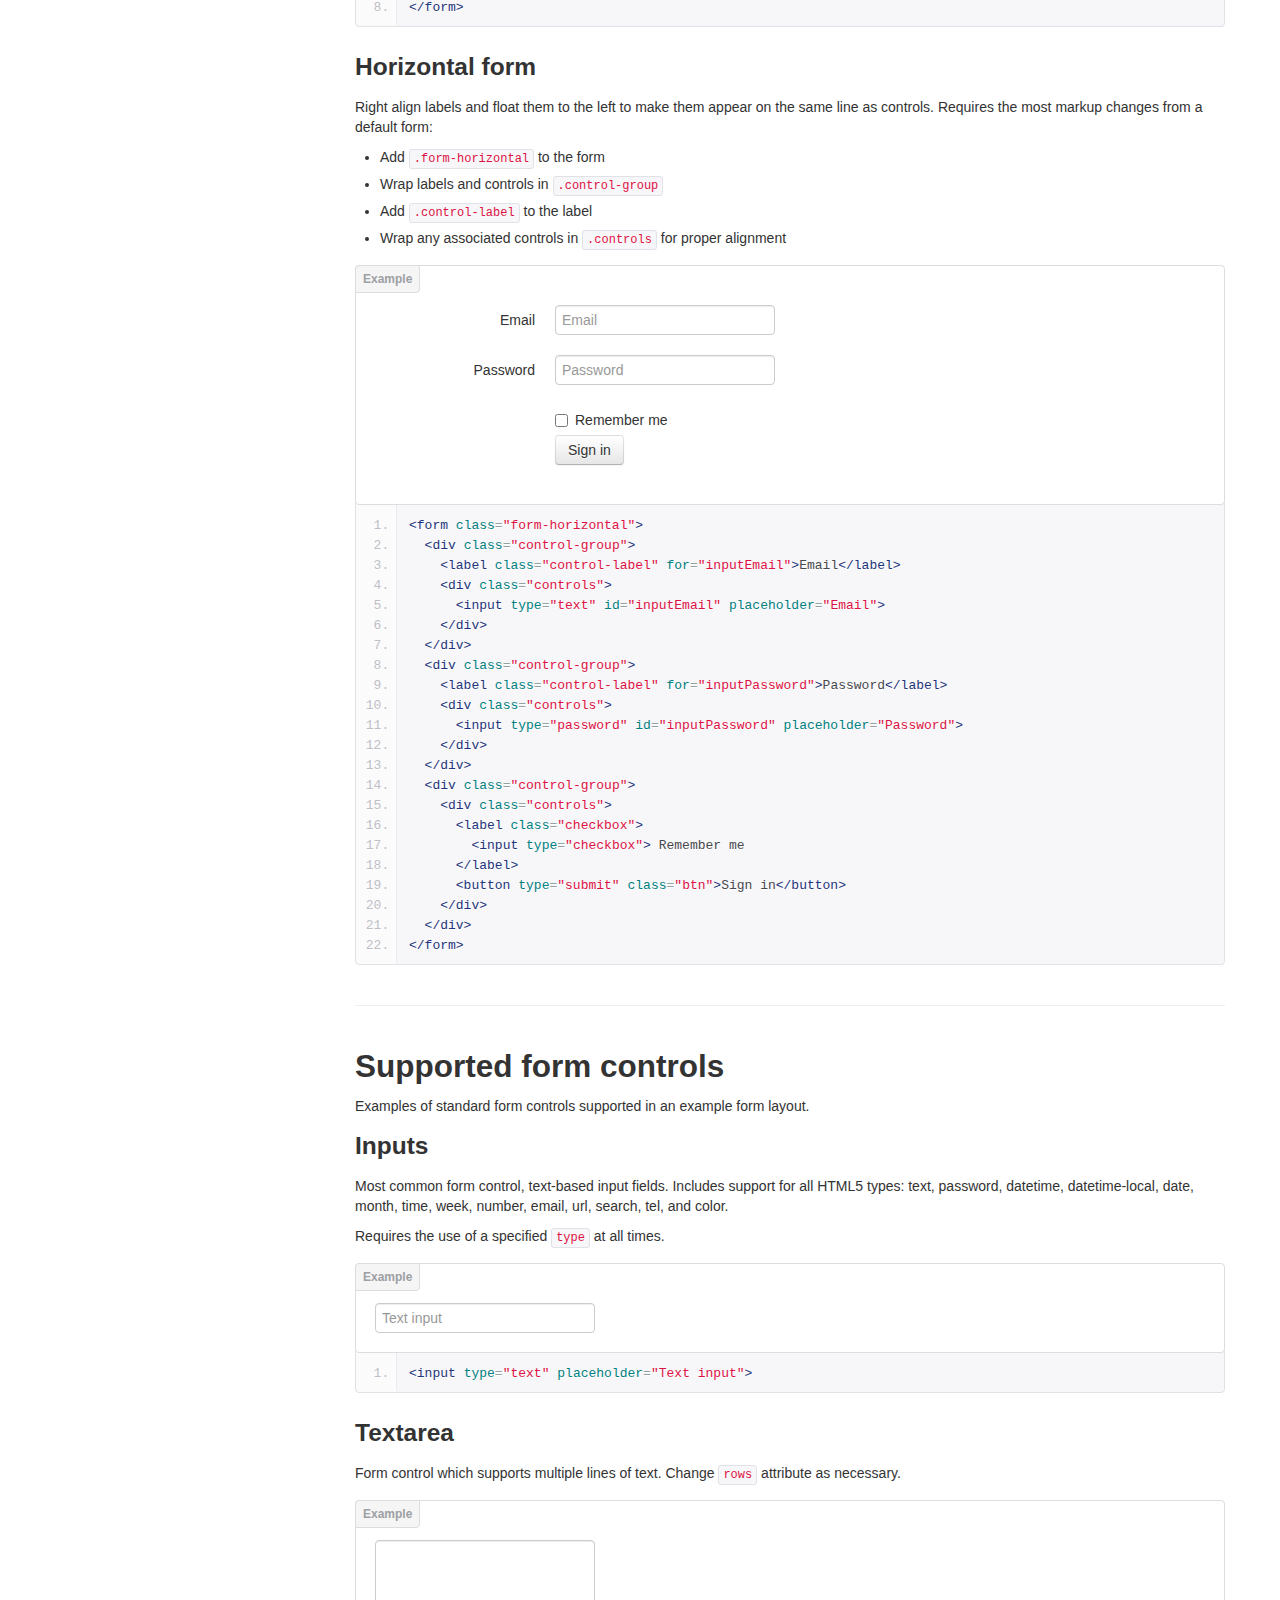
<file: bootstrap/docs/base-css.html>
<!DOCTYPE html>
<html lang="en">
  <head>
    <meta charset="utf-8">
    <title>Base · Bootstrap</title>
    <meta name="viewport" content="width=device-width, initial-scale=1.0">
    <meta name="description" content="">
    <meta name="author" content="">

    <!-- Le styles -->
    <link href="assets/css/bootstrap.css" rel="stylesheet">
    <link href="assets/css/bootstrap-responsive.css" rel="stylesheet">
    <link href="assets/css/docs.css" rel="stylesheet">
    <link href="assets/js/google-code-prettify/prettify.css" rel="stylesheet">

    <!-- Le HTML5 shim, for IE6-8 support of HTML5 elements -->
    <!--[if lt IE 9]>
      <script src="assets/js/html5shiv.js"></script>
    <![endif]-->

    <!-- Le fav and touch icons -->
    <link rel="apple-touch-icon-precomposed" sizes="144x144" href="assets/ico/apple-touch-icon-144-precomposed.png">
    <link rel="apple-touch-icon-precomposed" sizes="114x114" href="assets/ico/apple-touch-icon-114-precomposed.png">
      <link rel="apple-touch-icon-precomposed" sizes="72x72" href="assets/ico/apple-touch-icon-72-precomposed.png">
                    <link rel="apple-touch-icon-precomposed" href="assets/ico/apple-touch-icon-57-precomposed.png">
                                   <link rel="shortcut icon" href="assets/ico/favicon.png">

    <script type="text/javascript">
      var _gaq = _gaq || [];
      _gaq.push(['_setAccount', 'UA-146052-10']);
      _gaq.push(['_trackPageview']);
      (function() {
        var ga = document.createElement('script'); ga.type = 'text/javascript'; ga.async = true;
        ga.src = ('https:' == document.location.protocol ? 'https://ssl' : 'http://www') + '.google-analytics.com/ga.js';
        var s = document.getElementsByTagName('script')[0]; s.parentNode.insertBefore(ga, s);
      })();
    </script>
  </head>

  <body data-spy="scroll" data-target=".bs-docs-sidebar">

    <!-- Navbar
    ================================================== -->
    <div class="navbar navbar-inverse navbar-fixed-top">
      <div class="navbar-inner">
        <div class="container">
          <button type="button" class="btn btn-navbar" data-toggle="collapse" data-target=".nav-collapse">
            <span class="icon-bar"></span>
            <span class="icon-bar"></span>
            <span class="icon-bar"></span>
          </button>
          <a class="brand" href="./index.html">Bootstrap</a>
          <div class="nav-collapse collapse">
            <ul class="nav">
              <li class="">
                <a href="./index.html">Home</a>
              </li>
              <li class="">
                <a href="./getting-started.html">Get started</a>
              </li>
              <li class="">
                <a href="./scaffolding.html">Scaffolding</a>
              </li>
              <li class="active">
                <a href="./base-css.html">Base CSS</a>
              </li>
              <li class="">
                <a href="./components.html">Components</a>
              </li>
              <li class="">
                <a href="./javascript.html">JavaScript</a>
              </li>
              <li class="">
                <a href="./customize.html">Customize</a>
              </li>
            </ul>
          </div>
        </div>
      </div>
    </div>

<!-- Subhead
================================================== -->
<header class="jumbotron subhead" id="overview">
  <div class="container">
    <h1>Base CSS</h1>
    <p class="lead">Fundamental HTML elements styled and enhanced with extensible classes.</p>
  </div>
</header>


  <div class="container">

    <!-- Docs nav
    ================================================== -->
    <div class="row">
      <div class="span3 bs-docs-sidebar">
        <ul class="nav nav-list bs-docs-sidenav">
          <li><a href="#typography"><i class="icon-chevron-right"></i> Typography</a></li>
          <li><a href="#code"><i class="icon-chevron-right"></i> Code</a></li>
          <li><a href="#tables"><i class="icon-chevron-right"></i> Tables</a></li>
          <li><a href="#forms"><i class="icon-chevron-right"></i> Forms</a></li>
          <li><a href="#buttons"><i class="icon-chevron-right"></i> Buttons</a></li>
          <li><a href="#images"><i class="icon-chevron-right"></i> Images</a></li>
          <li><a href="#icons"><i class="icon-chevron-right"></i> Icons by Glyphicons</a></li>
        </ul>
      </div>
      <div class="span9">



        <!-- Typography
        ================================================== -->
        <section id="typography">
          <div class="page-header">
            <h1>Typography</h1>
          </div>

          <h2 id="headings">Headings</h2>
          <p>All HTML headings, <code>&lt;h1&gt;</code> through <code>&lt;h6&gt;</code> are available.</p>
          <div class="bs-docs-example">
            <h1>h1. Heading 1</h1>
            <h2>h2. Heading 2</h2>
            <h3>h3. Heading 3</h3>
            <h4>h4. Heading 4</h4>
            <h5>h5. Heading 5</h5>
            <h6>h6. Heading 6</h6>
          </div>

          <h2 id="body-copy">Body copy</h2>
          <p>Bootstrap's global default <code>font-size</code> is <strong>14px</strong>, with a <code>line-height</code> of <strong>20px</strong>. This is applied to the <code>&lt;body&gt;</code> and all paragraphs. In addition, <code>&lt;p&gt;</code> (paragraphs) receive a bottom margin of half their line-height (10px by default).</p>
          <div class="bs-docs-example">
            <p>Nullam quis risus eget urna mollis ornare vel eu leo. Cum sociis natoque penatibus et magnis dis parturient montes, nascetur ridiculus mus. Nullam id dolor id nibh ultricies vehicula.</p>
            <p>Cum sociis natoque penatibus et magnis dis parturient montes, nascetur ridiculus mus. Donec ullamcorper nulla non metus auctor fringilla. Duis mollis, est non commodo luctus, nisi erat porttitor ligula, eget lacinia odio sem nec elit. Donec ullamcorper nulla non metus auctor fringilla.</p>
            <p>Maecenas sed diam eget risus varius blandit sit amet non magna. Donec id elit non mi porta gravida at eget metus. Duis mollis, est non commodo luctus, nisi erat porttitor ligula, eget lacinia odio sem nec elit.</p>
          </div>
          <pre class="prettyprint">&lt;p&gt;...&lt;/p&gt;</pre>

          <h3>Lead body copy</h3>
          <p>Make a paragraph stand out by adding <code>.lead</code>.</p>
          <div class="bs-docs-example">
            <p class="lead">Vivamus sagittis lacus vel augue laoreet rutrum faucibus dolor auctor. Duis mollis, est non commodo luctus.</p>
          </div>
          <pre class="prettyprint">&lt;p class="lead"&gt;...&lt;/p&gt;</pre>

          <h3>Built with Less</h3>
          <p>The typographic scale is based on two LESS variables in <strong>variables.less</strong>: <code>@baseFontSize</code> and <code>@baseLineHeight</code>. The first is the base font-size used throughout and the second is the base line-height. We use those variables and some simple math to create the margins, paddings, and line-heights of all our type and more. Customize them and Bootstrap adapts.</p>


          <hr class="bs-docs-separator">


          <h2 id="emphasis">Emphasis</h2>
          <p>Make use of HTML's default emphasis tags with lightweight styles.</p>

          <h3><code>&lt;small&gt;</code></h3>
          <p>For de-emphasizing inline or blocks of text, <small>use the small tag.</small></p>
          <div class="bs-docs-example">
            <p><small>This line of text is meant to be treated as fine print.</small></p>
          </div>
<pre class="prettyprint">
&lt;p&gt;
  &lt;small&gt;This line of text is meant to be treated as fine print.&lt;/small&gt;
&lt;/p&gt;
</pre>

          <h3>Bold</h3>
          <p>For emphasizing a snippet of text with a heavier font-weight.</p>
          <div class="bs-docs-example">
            <p>The following snippet of text is <strong>rendered as bold text</strong>.</p>
          </div>
          <pre class="prettyprint">&lt;strong&gt;rendered as bold text&lt;/strong&gt;</pre>

          <h3>Italics</h3>
          <p>For emphasizing a snippet of text with italics.</p>
          <div class="bs-docs-example">
            <p>The following snippet of text is <em>rendered as italicized text</em>.</p>
          </div>
          <pre class="prettyprint">&lt;em&gt;rendered as italicized text&lt;/em&gt;</pre>

          <p><span class="label label-info">Heads up!</span> Feel free to use <code>&lt;b&gt;</code> and <code>&lt;i&gt;</code> in HTML5. <code>&lt;b&gt;</code> is meant to highlight words or phrases without conveying additional importance while <code>&lt;i&gt;</code> is mostly for voice, technical terms, etc.</p>

          <h3>Alignment classes</h3>
          <p>Easily realign text to components with text alignment classes.</p>
          <div class="bs-docs-example">
            <p class="text-left">Left aligned text.</p>
            <p class="text-center">Center aligned text.</p>
            <p class="text-right">Right aligned text.</p>
          </div>
<pre class="prettyprint linenums">
&lt;p class="text-left"&gt;Left aligned text.&lt;/p&gt;
&lt;p class="text-center"&gt;Center aligned text.&lt;/p&gt;
&lt;p class="text-right"&gt;Right aligned text.&lt;/p&gt;
</pre>

          <h3>Emphasis classes</h3>
          <p>Convey meaning through color with a handful of emphasis utility classes.</p>
          <div class="bs-docs-example">
            <p class="muted">Fusce dapibus, tellus ac cursus commodo, tortor mauris nibh.</p>
            <p class="text-warning">Etiam porta sem malesuada magna mollis euismod.</p>
            <p class="text-error">Donec ullamcorper nulla non metus auctor fringilla.</p>
            <p class="text-info">Aenean eu leo quam. Pellentesque ornare sem lacinia quam venenatis.</p>
            <p class="text-success">Duis mollis, est non commodo luctus, nisi erat porttitor ligula.</p>
          </div>
<pre class="prettyprint linenums">
&lt;p class="muted"&gt;Fusce dapibus, tellus ac cursus commodo, tortor mauris nibh.&lt;/p&gt;
&lt;p class="text-warning"&gt;Etiam porta sem malesuada magna mollis euismod.&lt;/p&gt;
&lt;p class="text-error"&gt;Donec ullamcorper nulla non metus auctor fringilla.&lt;/p&gt;
&lt;p class="text-info"&gt;Aenean eu leo quam. Pellentesque ornare sem lacinia quam venenatis.&lt;/p&gt;
&lt;p class="text-success"&gt;Duis mollis, est non commodo luctus, nisi erat porttitor ligula.&lt;/p&gt;
</pre>


          <hr class="bs-docs-separator">


          <h2 id="abbreviations">Abbreviations</h2>
          <p>Stylized implementation of HTML's <code>&lt;abbr&gt;</code> element for abbreviations and acronyms to show the expanded version on hover. Abbreviations with a <code>title</code> attribute have a light dotted bottom border and a help cursor on hover, providing additional context on hover.</p>

          <h3><code>&lt;abbr&gt;</code></h3>
          <p>For expanded text on long hover of an abbreviation, include the <code>title</code> attribute.</p>
          <div class="bs-docs-example">
            <p>An abbreviation of the word attribute is <abbr title="attribute">attr</abbr>.</p>
          </div>
          <pre class="prettyprint">&lt;abbr title="attribute"&gt;attr&lt;/abbr&gt;</pre>

          <h3><code>&lt;abbr class="initialism"&gt;</code></h3>
          <p>Add <code>.initialism</code> to an abbreviation for a slightly smaller font-size.</p>
          <div class="bs-docs-example">
            <p><abbr title="HyperText Markup Language" class="initialism">HTML</abbr> is the best thing since sliced bread.</p>
          </div>
          <pre class="prettyprint">&lt;abbr title="HyperText Markup Language" class="initialism"&gt;HTML&lt;/abbr&gt;</pre>


          <hr class="bs-docs-separator">


          <h2 id="addresses">Addresses</h2>
          <p>Present contact information for the nearest ancestor or the entire body of work.</p>

          <h3><code>&lt;address&gt;</code></h3>
          <p>Preserve formatting by ending all lines with <code>&lt;br&gt;</code>.</p>
          <div class="bs-docs-example">
            <address>
              <strong>Twitter, Inc.</strong><br>
              795 Folsom Ave, Suite 600<br>
              San Francisco, CA 94107<br>
              <abbr title="Phone">P:</abbr> (123) 456-7890
            </address>
            <address>
              <strong>Full Name</strong><br>
              <a href="mailto:#">first.last@example.com</a>
            </address>
          </div>
<pre class="prettyprint linenums">
&lt;address&gt;
  &lt;strong&gt;Twitter, Inc.&lt;/strong&gt;&lt;br&gt;
  795 Folsom Ave, Suite 600&lt;br&gt;
  San Francisco, CA 94107&lt;br&gt;
  &lt;abbr title="Phone"&gt;P:&lt;/abbr&gt; (123) 456-7890
&lt;/address&gt;

&lt;address&gt;
  &lt;strong&gt;Full Name&lt;/strong&gt;&lt;br&gt;
  &lt;a href="mailto:#"&gt;first.last@example.com&lt;/a&gt;
&lt;/address&gt;
</pre>


          <hr class="bs-docs-separator">


          <h2 id="blockquotes">Blockquotes</h2>
          <p>For quoting blocks of content from another source within your document.</p>

          <h3>Default blockquote</h3>
          <p>Wrap <code>&lt;blockquote&gt;</code> around any <abbr title="HyperText Markup Language">HTML</abbr> as the quote. For straight quotes we recommend a <code>&lt;p&gt;</code>.</p>
          <div class="bs-docs-example">
            <blockquote>
              <p>Lorem ipsum dolor sit amet, consectetur adipiscing elit. Integer posuere erat a ante.</p>
            </blockquote>
          </div>
<pre class="prettyprint linenums">
&lt;blockquote&gt;
  &lt;p&gt;Lorem ipsum dolor sit amet, consectetur adipiscing elit. Integer posuere erat a ante.&lt;/p&gt;
&lt;/blockquote&gt;
</pre>

          <h3>Blockquote options</h3>
          <p>Style and content changes for simple variations on a standard blockquote.</p>

          <h4>Naming a source</h4>
          <p>Add <code>&lt;small&gt;</code> tag for identifying the source. Wrap the name of the source work in <code>&lt;cite&gt;</code>.</p>
          <div class="bs-docs-example">
            <blockquote>
              <p>Lorem ipsum dolor sit amet, consectetur adipiscing elit. Integer posuere erat a ante.</p>
              <small>Someone famous in <cite title="Source Title">Source Title</cite></small>
            </blockquote>
          </div>
<pre class="prettyprint linenums">
&lt;blockquote&gt;
  &lt;p&gt;Lorem ipsum dolor sit amet, consectetur adipiscing elit. Integer posuere erat a ante.&lt;/p&gt;
  &lt;small&gt;Someone famous &lt;cite title="Source Title"&gt;Source Title&lt;/cite&gt;&lt;/small&gt;
&lt;/blockquote&gt;
</pre>

          <h4>Alternate displays</h4>
          <p>Use <code>.pull-right</code> for a floated, right-aligned blockquote.</p>
          <div class="bs-docs-example" style="overflow: hidden;">
            <blockquote class="pull-right">
              <p>Lorem ipsum dolor sit amet, consectetur adipiscing elit. Integer posuere erat a ante.</p>
              <small>Someone famous in <cite title="Source Title">Source Title</cite></small>
            </blockquote>
          </div>
<pre class="prettyprint linenums">
&lt;blockquote class="pull-right"&gt;
  ...
&lt;/blockquote&gt;
</pre>


          <hr class="bs-docs-separator">


          <!-- Lists -->
          <h2 id="lists">Lists</h2>

          <h3>Unordered</h3>
          <p>A list of items in which the order does <em>not</em> explicitly matter.</p>
          <div class="bs-docs-example">
            <ul>
              <li>Lorem ipsum dolor sit amet</li>
              <li>Consectetur adipiscing elit</li>
              <li>Integer molestie lorem at massa</li>
              <li>Facilisis in pretium nisl aliquet</li>
              <li>Nulla volutpat aliquam velit
                <ul>
                  <li>Phasellus iaculis neque</li>
                  <li>Purus sodales ultricies</li>
                  <li>Vestibulum laoreet porttitor sem</li>
                  <li>Ac tristique libero volutpat at</li>
                </ul>
              </li>
              <li>Faucibus porta lacus fringilla vel</li>
              <li>Aenean sit amet erat nunc</li>
              <li>Eget porttitor lorem</li>
            </ul>
          </div>
<pre class="prettyprint linenums">
&lt;ul&gt;
  &lt;li&gt;...&lt;/li&gt;
&lt;/ul&gt;
</pre>

          <h3>Ordered</h3>
          <p>A list of items in which the order <em>does</em> explicitly matter.</p>
          <div class="bs-docs-example">
            <ol>
              <li>Lorem ipsum dolor sit amet</li>
              <li>Consectetur adipiscing elit</li>
              <li>Integer molestie lorem at massa</li>
              <li>Facilisis in pretium nisl aliquet</li>
              <li>Nulla volutpat aliquam velit</li>
              <li>Faucibus porta lacus fringilla vel</li>
              <li>Aenean sit amet erat nunc</li>
              <li>Eget porttitor lorem</li>
            </ol>
          </div>
<pre class="prettyprint linenums">
&lt;ol&gt;
  &lt;li&gt;...&lt;/li&gt;
&lt;/ol&gt;
</pre>

        <h3>Unstyled</h3>
        <p>Remove the default <code>list-style</code> and left padding on list items (immediate children only).</p>
        <div class="bs-docs-example">
          <ul class="unstyled">
            <li>Lorem ipsum dolor sit amet</li>
            <li>Consectetur adipiscing elit</li>
            <li>Integer molestie lorem at massa</li>
            <li>Facilisis in pretium nisl aliquet</li>
            <li>Nulla volutpat aliquam velit
              <ul>
                <li>Phasellus iaculis neque</li>
                <li>Purus sodales ultricies</li>
                <li>Vestibulum laoreet porttitor sem</li>
                <li>Ac tristique libero volutpat at</li>
              </ul>
            </li>
            <li>Faucibus porta lacus fringilla vel</li>
            <li>Aenean sit amet erat nunc</li>
            <li>Eget porttitor lorem</li>
          </ul>
        </div>
<pre class="prettyprint linenums">
&lt;ul class="unstyled"&gt;
  &lt;li&gt;...&lt;/li&gt;
&lt;/ul&gt;
</pre>

        <h3>Inline</h3>
        <p>Place all list items on a single line with <code>inline-block</code> and some light padding.</p>
        <div class="bs-docs-example">
          <ul class="inline">
            <li>Lorem ipsum</li>
            <li>Phasellus iaculis</li>
            <li>Nulla volutpat</li>
          </ul>
        </div>
<pre class="prettyprint linenums">
&lt;ul class="inline"&gt;
  &lt;li&gt;...&lt;/li&gt;
&lt;/ul&gt;
</pre>

        <h3>Description</h3>
        <p>A list of terms with their associated descriptions.</p>
        <div class="bs-docs-example">
          <dl>
            <dt>Description lists</dt>
            <dd>A description list is perfect for defining terms.</dd>
            <dt>Euismod</dt>
            <dd>Vestibulum id ligula porta felis euismod semper eget lacinia odio sem nec elit.</dd>
            <dd>Donec id elit non mi porta gravida at eget metus.</dd>
            <dt>Malesuada porta</dt>
            <dd>Etiam porta sem malesuada magna mollis euismod.</dd>
          </dl>
        </div>
<pre class="prettyprint linenums">
&lt;dl&gt;
  &lt;dt&gt;...&lt;/dt&gt;
  &lt;dd&gt;...&lt;/dd&gt;
&lt;/dl&gt;
</pre>

        <h4>Horizontal description</h4>
        <p>Make terms and descriptions in <code>&lt;dl&gt;</code> line up side-by-side.</p>
        <div class="bs-docs-example">
          <dl class="dl-horizontal">
            <dt>Description lists</dt>
            <dd>A description list is perfect for defining terms.</dd>
            <dt>Euismod</dt>
            <dd>Vestibulum id ligula porta felis euismod semper eget lacinia odio sem nec elit.</dd>
            <dd>Donec id elit non mi porta gravida at eget metus.</dd>
            <dt>Malesuada porta</dt>
            <dd>Etiam porta sem malesuada magna mollis euismod.</dd>
            <dt>Felis euismod semper eget lacinia</dt>
            <dd>Fusce dapibus, tellus ac cursus commodo, tortor mauris condimentum nibh, ut fermentum massa justo sit amet risus.</dd>
          </dl>
        </div>
<pre class="prettyprint linenums">
&lt;dl class="dl-horizontal"&gt;
  &lt;dt&gt;...&lt;/dt&gt;
  &lt;dd&gt;...&lt;/dd&gt;
&lt;/dl&gt;
</pre>
        <p>
          <span class="label label-info">Heads up!</span>
          Horizontal description lists will truncate terms that are too long to fit in the left column fix <code>text-overflow</code>. In narrower viewports, they will change to the default stacked layout.
        </p>
      </section>



        <!-- Code
        ================================================== -->
        <section id="code">
          <div class="page-header">
            <h1>Code</h1>
          </div>

          <h2>Inline</h2>
          <p>Wrap inline snippets of code with <code>&lt;code&gt;</code>.</p>
<div class="bs-docs-example">
  For example, <code>&lt;section&gt;</code> should be wrapped as inline.
</div>
<pre class="prettyprint linenums">
For example, &lt;code&gt;&amp;lt;section&amp;gt;&lt;/code&gt; should be wrapped as inline.
</pre>

          <h2>Basic block</h2>
          <p>Use <code>&lt;pre&gt;</code> for multiple lines of code. Be sure to escape any angle brackets in the code for proper rendering.</p>
<div class="bs-docs-example">
  <pre>&lt;p&gt;Sample text here...&lt;/p&gt;</pre>
</div>
<pre class="prettyprint linenums" style="margin-bottom: 9px;">
&lt;pre&gt;
  &amp;lt;p&amp;gt;Sample text here...&amp;lt;/p&amp;gt;
&lt;/pre&gt;
</pre>
          <p><span class="label label-info">Heads up!</span> Be sure to keep code within <code>&lt;pre&gt;</code> tags as close to the left as possible; it will render all tabs.</p>
          <p>You may optionally add the <code>.pre-scrollable</code> class which will set a max-height of 350px and provide a y-axis scrollbar.</p>
        </section>



        <!-- Tables
        ================================================== -->
        <section id="tables">
          <div class="page-header">
            <h1>Tables</h1>
          </div>

          <h2>Default styles</h2>
          <p>For basic styling&mdash;light padding and only horizontal dividers&mdash;add the base class <code>.table</code> to any <code>&lt;table&gt;</code>.</p>
          <div class="bs-docs-example">
            <table class="table">
              <thead>
                <tr>
                  <th>#</th>
                  <th>First Name</th>
                  <th>Last Name</th>
                  <th>Username</th>
                </tr>
              </thead>
              <tbody>
                <tr>
                  <td>1</td>
                  <td>Mark</td>
                  <td>Otto</td>
                  <td>@mdo</td>
                </tr>
                <tr>
                  <td>2</td>
                  <td>Jacob</td>
                  <td>Thornton</td>
                  <td>@fat</td>
                </tr>
                <tr>
                  <td>3</td>
                  <td>Larry</td>
                  <td>the Bird</td>
                  <td>@twitter</td>
                </tr>
              </tbody>
            </table>
          </div>
<pre class="prettyprint linenums">
&lt;table class="table"&gt;
  …
&lt;/table&gt;
</pre>


          <hr class="bs-docs-separator">


          <h2>Optional classes</h2>
          <p>Add any of the following classes to the <code>.table</code> base class.</p>

          <h3><code>.table-striped</code></h3>
          <p>Adds zebra-striping to any table row within the <code>&lt;tbody&gt;</code> via the <code>:nth-child</code> CSS selector (not available in IE7-8).</p>
          <div class="bs-docs-example">
            <table class="table table-striped">
              <thead>
                <tr>
                  <th>#</th>
                  <th>First Name</th>
                  <th>Last Name</th>
                  <th>Username</th>
                </tr>
              </thead>
              <tbody>
                <tr>
                  <td>1</td>
                  <td>Mark</td>
                  <td>Otto</td>
                  <td>@mdo</td>
                </tr>
                <tr>
                  <td>2</td>
                  <td>Jacob</td>
                  <td>Thornton</td>
                  <td>@fat</td>
                </tr>
                <tr>
                  <td>3</td>
                  <td>Larry</td>
                  <td>the Bird</td>
                  <td>@twitter</td>
                </tr>
              </tbody>
            </table>
          </div>
<pre class="prettyprint linenums" style="margin-bottom: 18px;">
&lt;table class="table table-striped"&gt;
  …
&lt;/table&gt;
</pre>

          <h3><code>.table-bordered</code></h3>
          <p>Add borders and rounded corners to the table.</p>
          <div class="bs-docs-example">
            <table class="table table-bordered">
              <thead>
                <tr>
                  <th>#</th>
                  <th>First Name</th>
                  <th>Last Name</th>
                  <th>Username</th>
                </tr>
              </thead>
              <tbody>
                <tr>
                  <td rowspan="2">1</td>
                  <td>Mark</td>
                  <td>Otto</td>
                  <td>@mdo</td>
                </tr>
                <tr>
                  <td>Mark</td>
                  <td>Otto</td>
                  <td>@TwBootstrap</td>
                </tr>
                <tr>
                  <td>2</td>
                  <td>Jacob</td>
                  <td>Thornton</td>
                  <td>@fat</td>
                </tr>
                <tr>
                  <td>3</td>
                  <td colspan="2">Larry the Bird</td>
                  <td>@twitter</td>
                </tr>
              </tbody>
            </table>
          </div>
<pre class="prettyprint linenums">
&lt;table class="table table-bordered"&gt;
  …
&lt;/table&gt;
</pre>

          <h3><code>.table-hover</code></h3>
          <p>Enable a hover state on table rows within a <code>&lt;tbody&gt;</code>.</p>
          <div class="bs-docs-example">
            <table class="table table-hover">
              <thead>
                <tr>
                  <th>#</th>
                  <th>First Name</th>
                  <th>Last Name</th>
                  <th>Username</th>
                </tr>
              </thead>
              <tbody>
                <tr>
                  <td>1</td>
                  <td>Mark</td>
                  <td>Otto</td>
                  <td>@mdo</td>
                </tr>
                <tr>
                  <td>2</td>
                  <td>Jacob</td>
                  <td>Thornton</td>
                  <td>@fat</td>
                </tr>
                <tr>
                  <td>3</td>
                  <td colspan="2">Larry the Bird</td>
                  <td>@twitter</td>
                </tr>
              </tbody>
            </table>
          </div>
<pre class="prettyprint linenums" style="margin-bottom: 18px;">
&lt;table class="table table-hover"&gt;
  …
&lt;/table&gt;
</pre>

          <h3><code>.table-condensed</code></h3>
          <p>Makes tables more compact by cutting cell padding in half.</p>
          <div class="bs-docs-example">
            <table class="table table-condensed">
              <thead>
                <tr>
                  <th>#</th>
                  <th>First Name</th>
                  <th>Last Name</th>
                  <th>Username</th>
                </tr>
              </thead>
              <tbody>
                <tr>
                  <td>1</td>
                  <td>Mark</td>
                  <td>Otto</td>
                  <td>@mdo</td>
                </tr>
                <tr>
                  <td>2</td>
                  <td>Jacob</td>
                  <td>Thornton</td>
                  <td>@fat</td>
                </tr>
                <tr>
                  <td>3</td>
                  <td colspan="2">Larry the Bird</td>
                  <td>@twitter</td>
                </tr>
              </tbody>
            </table>
          </div>
<pre class="prettyprint linenums" style="margin-bottom: 18px;">
&lt;table class="table table-condensed"&gt;
  …
&lt;/table&gt;
</pre>


          <hr class="bs-docs-separator">


          <h2>Optional row classes</h2>
          <p>Use contextual classes to color table rows.</p>
          <table class="table table-bordered table-striped">
            <colgroup>
              <col class="span1">
              <col class="span7">
            </colgroup>
            <thead>
              <tr>
                <th>Class</th>
                <th>Description</th>
              </tr>
            </thead>
            <tbody>
              <tr>
                <td>
                  <code>.success</code>
                </td>
                <td>Indicates a successful or positive action.</td>
              </tr>
              <tr>
                <td>
                  <code>.error</code>
                </td>
                <td>Indicates a dangerous or potentially negative action.</td>
              </tr>
              <tr>
                <td>
                  <code>.warning</code>
                </td>
                <td>Indicates a warning that might need attention.</td>
              </tr>
              <tr>
                <td>
                  <code>.info</code>
                </td>
                <td>Used as an alternative to the default styles.</td>
              </tr>
            </tbody>
          </table>
          <div class="bs-docs-example">
            <table class="table">
              <thead>
                <tr>
                  <th>#</th>
                  <th>Product</th>
                  <th>Payment Taken</th>
                  <th>Status</th>
                </tr>
              </thead>
              <tbody>
                <tr class="success">
                  <td>1</td>
                  <td>TB - Monthly</td>
                  <td>01/04/2012</td>
                  <td>Approved</td>
                </tr>
                <tr class="error">
                  <td>2</td>
                  <td>TB - Monthly</td>
                  <td>02/04/2012</td>
                  <td>Declined</td>
                </tr>
                <tr class="warning">
                  <td>3</td>
                  <td>TB - Monthly</td>
                  <td>03/04/2012</td>
                  <td>Pending</td>
                </tr>
                <tr class="info">
                  <td>4</td>
                  <td>TB - Monthly</td>
                  <td>04/04/2012</td>
                  <td>Call in to confirm</td>
                </tr>
              </tbody>
            </table>
          </div>
<pre class="prettyprint linenums">
...
  &lt;tr class="success"&gt;
    &lt;td&gt;1&lt;/td&gt;
    &lt;td&gt;TB - Monthly&lt;/td&gt;
    &lt;td&gt;01/04/2012&lt;/td&gt;
    &lt;td&gt;Approved&lt;/td&gt;
  &lt;/tr&gt;
...
</pre>


          <hr class="bs-docs-separator">


          <h2>Supported table markup</h2>
          <p>List of supported table HTML elements and how they should be used.</p>
          <table class="table table-bordered table-striped">
            <colgroup>
              <col class="span1">
              <col class="span7">
            </colgroup>
            <thead>
              <tr>
                <th>Tag</th>
                <th>Description</th>
              </tr>
            </thead>
            <tbody>
              <tr>
                <td>
                  <code>&lt;table&gt;</code>
                </td>
                <td>
                  Wrapping element for displaying data in a tabular format
                </td>
              </tr>
              <tr>
                <td>
                  <code>&lt;thead&gt;</code>
                </td>
                <td>
                  Container element for table header rows (<code>&lt;tr&gt;</code>) to label table columns
                </td>
              </tr>
              <tr>
                <td>
                  <code>&lt;tbody&gt;</code>
                </td>
                <td>
                  Container element for table rows (<code>&lt;tr&gt;</code>) in the body of the table
                </td>
              </tr>
              <tr>
                <td>
                  <code>&lt;tr&gt;</code>
                </td>
                <td>
                  Container element for a set of table cells (<code>&lt;td&gt;</code> or <code>&lt;th&gt;</code>) that appears on a single row
                </td>
              </tr>
              <tr>
                <td>
                  <code>&lt;td&gt;</code>
                </td>
                <td>
                  Default table cell
                </td>
              </tr>
              <tr>
                <td>
                  <code>&lt;th&gt;</code>
                </td>
                <td>
                  Special table cell for column (or row, depending on scope and placement) labels
                </td>
              </tr>
              <tr>
                <td>
                  <code>&lt;caption&gt;</code>
                </td>
                <td>
                  Description or summary of what the table holds, especially useful for screen readers
                </td>
              </tr>
            </tbody>
          </table>
<pre class="prettyprint linenums">
&lt;table&gt;
  &lt;caption&gt;...&lt;/caption&gt;
  &lt;thead&gt;
    &lt;tr&gt;
      &lt;th&gt;...&lt;/th&gt;
      &lt;th&gt;...&lt;/th&gt;
    &lt;/tr&gt;
  &lt;/thead&gt;
  &lt;tbody&gt;
    &lt;tr&gt;
      &lt;td&gt;...&lt;/td&gt;
      &lt;td&gt;...&lt;/td&gt;
    &lt;/tr&gt;
  &lt;/tbody&gt;
&lt;/table&gt;
</pre>

        </section>



        <!-- Forms
        ================================================== -->
        <section id="forms">
          <div class="page-header">
            <h1>Forms</h1>
          </div>

          <h2>Default styles</h2>
          <p>Individual form controls receive styling, but without any required base class on the <code>&lt;form&gt;</code> or large changes in markup. Results in stacked, left-aligned labels on top of form controls.</p>
          <form class="bs-docs-example">
            <fieldset>
              <legend>Legend</legend>
              <label>Label name</label>
              <input type="text" placeholder="Type something…">
              <span class="help-block">Example block-level help text here.</span>
              <label class="checkbox">
                <input type="checkbox"> Check me out
              </label>
              <button type="submit" class="btn">Submit</button>
            </fieldset>
          </form>
<pre class="prettyprint linenums">
&lt;form&gt;
  &lt;fieldset&gt;
    &lt;legend&gt;Legend&lt;/legend&gt;
    &lt;label&gt;Label name&lt;/label&gt;
    &lt;input type="text" placeholder="Type something…"&gt;
    &lt;span class="help-block"&gt;Example block-level help text here.&lt;/span&gt;
    &lt;label class="checkbox"&gt;
      &lt;input type="checkbox"&gt; Check me out
    &lt;/label&gt;
    &lt;button type="submit" class="btn"&gt;Submit&lt;/button&gt;
  &lt;/fieldset&gt;
&lt;/form&gt;
</pre>


          <hr class="bs-docs-separator">


          <h2>Optional layouts</h2>
          <p>Included with Bootstrap are three optional form layouts for common use cases.</p>

          <h3>Search form</h3>
          <p>Add <code>.form-search</code> to the form and <code>.search-query</code> to the <code>&lt;input&gt;</code> for an extra-rounded text input.</p>
          <form class="bs-docs-example form-search">
            <input type="text" class="input-medium search-query">
            <button type="submit" class="btn">Search</button>
          </form>
<pre class="prettyprint linenums">
&lt;form class="form-search"&gt;
  &lt;input type="text" class="input-medium search-query"&gt;
  &lt;button type="submit" class="btn"&gt;Search&lt;/button&gt;
&lt;/form&gt;
</pre>

          <h3>Inline form</h3>
          <p>Add <code>.form-inline</code> for left-aligned labels and inline-block controls for a compact layout.</p>
          <form class="bs-docs-example form-inline">
            <input type="text" class="input-small" placeholder="Email">
            <input type="password" class="input-small" placeholder="Password">
            <label class="checkbox">
              <input type="checkbox"> Remember me
            </label>
            <button type="submit" class="btn">Sign in</button>
          </form>
<pre class="prettyprint linenums">
&lt;form class="form-inline"&gt;
  &lt;input type="text" class="input-small" placeholder="Email"&gt;
  &lt;input type="password" class="input-small" placeholder="Password"&gt;
  &lt;label class="checkbox"&gt;
    &lt;input type="checkbox"&gt; Remember me
  &lt;/label&gt;
  &lt;button type="submit" class="btn"&gt;Sign in&lt;/button&gt;
&lt;/form&gt;
</pre>

          <h3>Horizontal form</h3>
          <p>Right align labels and float them to the left to make them appear on the same line as controls. Requires the most markup changes from a default form:</p>
          <ul>
            <li>Add <code>.form-horizontal</code> to the form</li>
            <li>Wrap labels and controls in <code>.control-group</code></li>
            <li>Add <code>.control-label</code> to the label</li>
            <li>Wrap any associated controls in <code>.controls</code> for proper alignment</li>
          </ul>
          <form class="bs-docs-example form-horizontal">
            <div class="control-group">
              <label class="control-label" for="inputEmail">Email</label>
              <div class="controls">
                <input type="text" id="inputEmail" placeholder="Email">
              </div>
            </div>
            <div class="control-group">
              <label class="control-label" for="inputPassword">Password</label>
              <div class="controls">
                <input type="password" id="inputPassword" placeholder="Password">
              </div>
            </div>
            <div class="control-group">
              <div class="controls">
                <label class="checkbox">
                  <input type="checkbox"> Remember me
                </label>
                <button type="submit" class="btn">Sign in</button>
              </div>
            </div>
          </form>
<pre class="prettyprint linenums">
&lt;form class="form-horizontal"&gt;
  &lt;div class="control-group"&gt;
    &lt;label class="control-label" for="inputEmail"&gt;Email&lt;/label&gt;
    &lt;div class="controls"&gt;
      &lt;input type="text" id="inputEmail" placeholder="Email"&gt;
    &lt;/div&gt;
  &lt;/div&gt;
  &lt;div class="control-group"&gt;
    &lt;label class="control-label" for="inputPassword"&gt;Password&lt;/label&gt;
    &lt;div class="controls"&gt;
      &lt;input type="password" id="inputPassword" placeholder="Password"&gt;
    &lt;/div&gt;
  &lt;/div&gt;
  &lt;div class="control-group"&gt;
    &lt;div class="controls"&gt;
      &lt;label class="checkbox"&gt;
        &lt;input type="checkbox"&gt; Remember me
      &lt;/label&gt;
      &lt;button type="submit" class="btn"&gt;Sign in&lt;/button&gt;
    &lt;/div&gt;
  &lt;/div&gt;
&lt;/form&gt;
</pre>


          <hr class="bs-docs-separator">


          <h2>Supported form controls</h2>
          <p>Examples of standard form controls supported in an example form layout.</p>

          <h3>Inputs</h3>
          <p>Most common form control, text-based input fields. Includes support for all HTML5 types: text, password, datetime, datetime-local, date, month, time, week, number, email, url, search, tel, and color.</p>
          <p>Requires the use of a specified <code>type</code> at all times.</p>
          <form class="bs-docs-example form-inline">
            <input type="text" placeholder="Text input">
          </form>
<pre class="prettyprint linenums">
&lt;input type="text" placeholder="Text input"&gt;
</pre>

          <h3>Textarea</h3>
          <p>Form control which supports multiple lines of text. Change <code>rows</code> attribute as necessary.</p>
          <form class="bs-docs-example form-inline">
            <textarea rows="3"></textarea>
          </form>
<pre class="prettyprint linenums">
&lt;textarea rows="3"&gt;&lt;/textarea&gt;
</pre>

          <h3>Checkboxes and radios</h3>
          <p>Checkboxes are for selecting one or several options in a list while radios are for selecting one option from many.</p>
          <h4>Default (stacked)</h4>
          <form class="bs-docs-example">
            <label class="checkbox">
              <input type="checkbox" value="">
              Option one is this and that&mdash;be sure to include why it's great
            </label>
            <br>
            <label class="radio">
              <input type="radio" name="optionsRadios" id="optionsRadios1" value="option1" checked>
              Option one is this and that&mdash;be sure to include why it's great
            </label>
            <label class="radio">
              <input type="radio" name="optionsRadios" id="optionsRadios2" value="option2">
              Option two can be something else and selecting it will deselect option one
            </label>
          </form>
<pre class="prettyprint linenums">
&lt;label class="checkbox"&gt;
  &lt;input type="checkbox" value=""&gt;
  Option one is this and that&mdash;be sure to include why it's great
&lt;/label&gt;

&lt;label class="radio"&gt;
  &lt;input type="radio" name="optionsRadios" id="optionsRadios1" value="option1" checked&gt;
  Option one is this and that&mdash;be sure to include why it's great
&lt;/label&gt;
&lt;label class="radio"&gt;
  &lt;input type="radio" name="optionsRadios" id="optionsRadios2" value="option2"&gt;
  Option two can be something else and selecting it will deselect option one
&lt;/label&gt;
</pre>

          <h4>Inline checkboxes</h4>
          <p>Add the <code>.inline</code> class to a series of checkboxes or radios for controls appear on the same line.</p>
          <form class="bs-docs-example">
            <label class="checkbox inline">
              <input type="checkbox" id="inlineCheckbox1" value="option1"> 1
            </label>
            <label class="checkbox inline">
              <input type="checkbox" id="inlineCheckbox2" value="option2"> 2
            </label>
            <label class="checkbox inline">
              <input type="checkbox" id="inlineCheckbox3" value="option3"> 3
            </label>
          </form>
<pre class="prettyprint linenums">
&lt;label class="checkbox inline"&gt;
  &lt;input type="checkbox" id="inlineCheckbox1" value="option1"&gt; 1
&lt;/label&gt;
&lt;label class="checkbox inline"&gt;
  &lt;input type="checkbox" id="inlineCheckbox2" value="option2"&gt; 2
&lt;/label&gt;
&lt;label class="checkbox inline"&gt;
  &lt;input type="checkbox" id="inlineCheckbox3" value="option3"&gt; 3
&lt;/label&gt;
</pre>

          <h3>Selects</h3>
          <p>Use the default option or specify a <code>multiple="multiple"</code> to show multiple options at once.</p>
          <form class="bs-docs-example">
            <select>
              <option>1</option>
              <option>2</option>
              <option>3</option>
              <option>4</option>
              <option>5</option>
            </select>
            <br>
            <select multiple="multiple">
              <option>1</option>
              <option>2</option>
              <option>3</option>
              <option>4</option>
              <option>5</option>
            </select>
          </form>
<pre class="prettyprint linenums">
&lt;select&gt;
  &lt;option&gt;1&lt;/option&gt;
  &lt;option&gt;2&lt;/option&gt;
  &lt;option&gt;3&lt;/option&gt;
  &lt;option&gt;4&lt;/option&gt;
  &lt;option&gt;5&lt;/option&gt;
&lt;/select&gt;

&lt;select multiple="multiple"&gt;
  &lt;option&gt;1&lt;/option&gt;
  &lt;option&gt;2&lt;/option&gt;
  &lt;option&gt;3&lt;/option&gt;
  &lt;option&gt;4&lt;/option&gt;
  &lt;option&gt;5&lt;/option&gt;
&lt;/select&gt;
</pre>


          <hr class="bs-docs-separator">


          <h2>Extending form controls</h2>
          <p>Adding on top of existing browser controls, Bootstrap includes other useful form components.</p>

          <h3>Prepended and appended inputs</h3>
          <p>Add text or buttons before or after any text-based input. Do note that <code>select</code> elements are not supported here.</p>

          <h4>Default options</h4>
          <p>Wrap an <code>.add-on</code> and an <code>input</code> with one of two classes to prepend or append text to an input.</p>
          <form class="bs-docs-example">
            <div class="input-prepend">
              <span class="add-on">@</span>
              <input class="span2" id="prependedInput" type="text" placeholder="Username">
            </div>
            <br>
            <div class="input-append">
              <input class="span2" id="appendedInput" type="text">
              <span class="add-on">.00</span>
            </div>
          </form>
<pre class="prettyprint linenums">
&lt;div class="input-prepend"&gt;
  &lt;span class="add-on"&gt;@&lt;/span&gt;
  &lt;input class="span2" id="prependedInput" type="text" placeholder="Username"&gt;
&lt;/div&gt;
&lt;div class="input-append"&gt;
  &lt;input class="span2" id="appendedInput" type="text"&gt;
  &lt;span class="add-on"&gt;.00&lt;/span&gt;
&lt;/div&gt;
</pre>

          <h4>Combined</h4>
          <p>Use both classes and two instances of <code>.add-on</code> to prepend and append an input.</p>
          <form class="bs-docs-example form-inline">
            <div class="input-prepend input-append">
              <span class="add-on">$</span>
              <input class="span2" id="appendedPrependedInput" type="text">
              <span class="add-on">.00</span>
            </div>
          </form>
<pre class="prettyprint linenums">
&lt;div class="input-prepend input-append"&gt;
  &lt;span class="add-on"&gt;$&lt;/span&gt;
  &lt;input class="span2" id="appendedPrependedInput" type="text"&gt;
  &lt;span class="add-on"&gt;.00&lt;/span&gt;
&lt;/div&gt;
</pre>

          <h4>Buttons instead of text</h4>
          <p>Instead of a <code>&lt;span&gt;</code> with text, use a <code>.btn</code> to attach a button (or two) to an input.</p>
          <form class="bs-docs-example">
            <div class="input-append">
              <input class="span2" id="appendedInputButton" type="text">
              <button class="btn" type="button">Go!</button>
            </div>
          </form>
<pre class="prettyprint linenums">
&lt;div class="input-append"&gt;
  &lt;input class="span2" id="appendedInputButton" type="text"&gt;
  &lt;button class="btn" type="button"&gt;Go!&lt;/button&gt;
&lt;/div&gt;
</pre>
          <form class="bs-docs-example">
            <div class="input-append">
              <input class="span2" id="appendedInputButtons" type="text">
              <button class="btn" type="button">Search</button>
              <button class="btn" type="button">Options</button>
            </div>
          </form>
<pre class="prettyprint linenums">
&lt;div class="input-append"&gt;
  &lt;input class="span2" id="appendedInputButtons" type="text"&gt;
  &lt;button class="btn" type="button"&gt;Search&lt;/button&gt;
  &lt;button class="btn" type="button"&gt;Options&lt;/button&gt;
&lt;/div&gt;
</pre>

          <h4>Button dropdowns</h4>
          <p></p>
          <form class="bs-docs-example">
            <div class="input-append">
              <input class="span2" id="appendedDropdownButton" type="text">
              <div class="btn-group">
                <button class="btn dropdown-toggle" data-toggle="dropdown">Action <span class="caret"></span></button>
                <ul class="dropdown-menu">
                  <li><a href="#">Action</a></li>
                  <li><a href="#">Another action</a></li>
                  <li><a href="#">Something else here</a></li>
                  <li class="divider"></li>
                  <li><a href="#">Separated link</a></li>
                </ul>
              </div><!-- /btn-group -->
            </div><!-- /input-append -->
          </form>
<pre class="prettyprint linenums">
&lt;div class="input-append"&gt;
  &lt;input class="span2" id="appendedDropdownButton" type="text"&gt;
  &lt;div class="btn-group"&gt;
    &lt;button class="btn dropdown-toggle" data-toggle="dropdown"&gt;
      Action
      &lt;span class="caret"&gt;&lt;/span&gt;
    &lt;/button&gt;
    &lt;ul class="dropdown-menu"&gt;
      ...
    &lt;/ul&gt;
  &lt;/div&gt;
&lt;/div&gt;
</pre>

          <form class="bs-docs-example">
            <div class="input-prepend">
              <div class="btn-group">
                <button class="btn dropdown-toggle" data-toggle="dropdown">Action <span class="caret"></span></button>
                <ul class="dropdown-menu">
                  <li><a href="#">Action</a></li>
                  <li><a href="#">Another action</a></li>
                  <li><a href="#">Something else here</a></li>
                  <li class="divider"></li>
                  <li><a href="#">Separated link</a></li>
                </ul>
              </div><!-- /btn-group -->
              <input class="span2" id="prependedDropdownButton" type="text">
            </div><!-- /input-prepend -->
          </form>
<pre class="prettyprint linenums">
&lt;div class="input-prepend"&gt;
  &lt;div class="btn-group"&gt;
    &lt;button class="btn dropdown-toggle" data-toggle="dropdown"&gt;
      Action
      &lt;span class="caret"&gt;&lt;/span&gt;
    &lt;/button&gt;
    &lt;ul class="dropdown-menu"&gt;
      ...
    &lt;/ul&gt;
  &lt;/div&gt;
  &lt;input class="span2" id="prependedDropdownButton" type="text"&gt;
&lt;/div&gt;
</pre>

          <form class="bs-docs-example">
            <div class="input-prepend input-append">
              <div class="btn-group">
                <button class="btn dropdown-toggle" data-toggle="dropdown">Action <span class="caret"></span></button>
                <ul class="dropdown-menu">
                  <li><a href="#">Action</a></li>
                  <li><a href="#">Another action</a></li>
                  <li><a href="#">Something else here</a></li>
                  <li class="divider"></li>
                  <li><a href="#">Separated link</a></li>
                </ul>
              </div><!-- /btn-group -->
              <input class="span2" id="appendedPrependedDropdownButton" type="text">
              <div class="btn-group">
                <button class="btn dropdown-toggle" data-toggle="dropdown">Action <span class="caret"></span></button>
                <ul class="dropdown-menu">
                  <li><a href="#">Action</a></li>
                  <li><a href="#">Another action</a></li>
                  <li><a href="#">Something else here</a></li>
                  <li class="divider"></li>
                  <li><a href="#">Separated link</a></li>
                </ul>
              </div><!-- /btn-group -->
            </div><!-- /input-prepend input-append -->
          </form>
<pre class="prettyprint linenums">
&lt;div class="input-prepend input-append"&gt;
  &lt;div class="btn-group"&gt;
    &lt;button class="btn dropdown-toggle" data-toggle="dropdown"&gt;
      Action
      &lt;span class="caret"&gt;&lt;/span&gt;
    &lt;/button&gt;
    &lt;ul class="dropdown-menu"&gt;
      ...
    &lt;/ul&gt;
  &lt;/div&gt;
  &lt;input class="span2" id="appendedPrependedDropdownButton" type="text"&gt;
  &lt;div class="btn-group"&gt;
    &lt;button class="btn dropdown-toggle" data-toggle="dropdown"&gt;
      Action
      &lt;span class="caret"&gt;&lt;/span&gt;
    &lt;/button&gt;
    &lt;ul class="dropdown-menu"&gt;
      ...
    &lt;/ul&gt;
  &lt;/div&gt;
&lt;/div&gt;
</pre>

          <h4>Segmented dropdown groups</h4>
          <form class="bs-docs-example">
            <div class="input-prepend">
              <div class="btn-group">
                <button class="btn" tabindex="-1">Action</button>
                <button class="btn dropdown-toggle" data-toggle="dropdown" tabindex="-1">
                  <span class="caret"></span>
                </button>
                <ul class="dropdown-menu">
                  <li><a href="#">Action</a></li>
                  <li><a href="#">Another action</a></li>
                  <li><a href="#">Something else here</a></li>
                  <li class="divider"></li>
                  <li><a href="#">Separated link</a></li>
                </ul>
              </div>
              <input type="text">
            </div>
            <div class="input-append">
              <input type="text">
              <div class="btn-group">
                <button class="btn" tabindex="-1">Action</button>
                <button class="btn dropdown-toggle" data-toggle="dropdown" tabindex="-1">
                  <span class="caret"></span>
                </button>
                <ul class="dropdown-menu">
                  <li><a href="#">Action</a></li>
                  <li><a href="#">Another action</a></li>
                  <li><a href="#">Something else here</a></li>
                  <li class="divider"></li>
                  <li><a href="#">Separated link</a></li>
                </ul>
              </div>
            </div>
          </form>
<pre class="prettyprint linenums">
&lt;form&gt;
  &lt;div class="input-prepend"&gt;
    &lt;div class="btn-group"&gt;...&lt;/div&gt;
    &lt;input type="text"&gt;
  &lt;/div&gt;
  &lt;div class="input-append"&gt;
    &lt;input type="text"&gt;
    &lt;div class="btn-group"&gt;...&lt;/div&gt;
  &lt;/div&gt;
&lt;/form&gt;
</pre>

          <h4>Search form</h4>
          <form class="bs-docs-example form-search">
            <div class="input-append">
              <input type="text" class="span2 search-query">
              <button type="submit" class="btn">Search</button>
            </div>
            <div class="input-prepend">
              <button type="submit" class="btn">Search</button>
              <input type="text" class="span2 search-query">
            </div>
          </form>
<pre class="prettyprint linenums">
&lt;form class="form-search"&gt;
  &lt;div class="input-append"&gt;
    &lt;input type="text" class="span2 search-query"&gt;
    &lt;button type="submit" class="btn"&gt;Search&lt;/button&gt;
  &lt;/div&gt;
  &lt;div class="input-prepend"&gt;
    &lt;button type="submit" class="btn"&gt;Search&lt;/button&gt;
    &lt;input type="text" class="span2 search-query"&gt;
  &lt;/div&gt;
&lt;/form&gt;
</pre>

          <h3>Control sizing</h3>
          <p>Use relative sizing classes like <code>.input-large</code> or match your inputs to the grid column sizes using <code>.span*</code> classes.</p>

          <h4>Block level inputs</h4>
          <p>Make any <code>&lt;input&gt;</code> or <code>&lt;textarea&gt;</code> element behave like a block level element.</p>
          <form class="bs-docs-example" style="padding-bottom: 15px;">
            <div class="controls">
              <input class="input-block-level" type="text" placeholder=".input-block-level">
            </div>
          </form>
<pre class="prettyprint linenums">
&lt;input class="input-block-level" type="text" placeholder=".input-block-level"&gt;
</pre>

          <h4>Relative sizing</h4>
          <form class="bs-docs-example" style="padding-bottom: 15px;">
            <div class="controls docs-input-sizes">
              <input class="input-mini" type="text" placeholder=".input-mini">
              <input class="input-small" type="text" placeholder=".input-small">
              <input class="input-medium" type="text" placeholder=".input-medium">
              <input class="input-large" type="text" placeholder=".input-large">
              <input class="input-xlarge" type="text" placeholder=".input-xlarge">
              <input class="input-xxlarge" type="text" placeholder=".input-xxlarge">
            </div>
          </form>
<pre class="prettyprint linenums">
&lt;input class="input-mini" type="text" placeholder=".input-mini"&gt;
&lt;input class="input-small" type="text" placeholder=".input-small"&gt;
&lt;input class="input-medium" type="text" placeholder=".input-medium"&gt;
&lt;input class="input-large" type="text" placeholder=".input-large"&gt;
&lt;input class="input-xlarge" type="text" placeholder=".input-xlarge"&gt;
&lt;input class="input-xxlarge" type="text" placeholder=".input-xxlarge"&gt;
</pre>
          <p>
            <span class="label label-info">Heads up!</span> In future versions, we'll be altering the use of these relative input classes to match our button sizes. For example, <code>.input-large</code> will increase the padding and font-size of an input.
          </p>

          <h4>Grid sizing</h4>
          <p>Use <code>.span1</code> to <code>.span12</code> for inputs that match the same sizes of the grid columns.</p>
          <form class="bs-docs-example" style="padding-bottom: 15px;">
            <div class="controls docs-input-sizes">
              <input class="span1" type="text" placeholder=".span1">
              <input class="span2" type="text" placeholder=".span2">
              <input class="span3" type="text" placeholder=".span3">
              <select class="span1">
                <option>1</option>
                <option>2</option>
                <option>3</option>
                <option>4</option>
                <option>5</option>
              </select>
              <select class="span2">
                <option>1</option>
                <option>2</option>
                <option>3</option>
                <option>4</option>
                <option>5</option>
              </select>
              <select class="span3">
                <option>1</option>
                <option>2</option>
                <option>3</option>
                <option>4</option>
                <option>5</option>
              </select>
            </div>
          </form>
<pre class="prettyprint linenums">
&lt;input class="span1" type="text" placeholder=".span1"&gt;
&lt;input class="span2" type="text" placeholder=".span2"&gt;
&lt;input class="span3" type="text" placeholder=".span3"&gt;
&lt;select class="span1"&gt;
  ...
&lt;/select&gt;
&lt;select class="span2"&gt;
  ...
&lt;/select&gt;
&lt;select class="span3"&gt;
  ...
&lt;/select&gt;
</pre>

          <p>For multiple grid inputs per line, <strong>use the <code>.controls-row</code> modifier class for proper spacing</strong>. It floats the inputs to collapse white-space, sets the proper margins, and clears the float.</p>
          <form class="bs-docs-example" style="padding-bottom: 15px;">
            <div class="controls">
              <input class="span5" type="text" placeholder=".span5">
            </div>
            <div class="controls controls-row">
              <input class="span4" type="text" placeholder=".span4">
              <input class="span1" type="text" placeholder=".span1">
            </div>
            <div class="controls controls-row">
              <input class="span3" type="text" placeholder=".span3">
              <input class="span2" type="text" placeholder=".span2">
            </div>
            <div class="controls controls-row">
              <input class="span2" type="text" placeholder=".span2">
              <input class="span3" type="text" placeholder=".span3">
            </div>
            <div class="controls controls-row">
              <input class="span1" type="text" placeholder=".span1">
              <input class="span4" type="text" placeholder=".span4">
            </div>
          </form>
<pre class="prettyprint linenums">
&lt;div class="controls"&gt;
  &lt;input class="span5" type="text" placeholder=".span5"&gt;
&lt;/div&gt;
&lt;div class="controls controls-row"&gt;
  &lt;input class="span4" type="text" placeholder=".span4"&gt;
  &lt;input class="span1" type="text" placeholder=".span1"&gt;
&lt;/div&gt;
...
</pre>

          <h3>Uneditable inputs</h3>
          <p>Present data in a form that's not editable without using actual form markup.</p>
          <form class="bs-docs-example">
            <span class="input-xlarge uneditable-input">Some value here</span>
          </form>
<pre class="prettyprint linenums">
&lt;span class="input-xlarge uneditable-input"&gt;Some value here&lt;/span&gt;
</pre>

          <h3>Form actions</h3>
          <p>End a form with a group of actions (buttons). When placed within a <code>.form-actions</code>, the buttons will automatically indent to line up with the form controls.</p>
          <form class="bs-docs-example">
            <div class="form-actions">
              <button type="submit" class="btn btn-primary">Save changes</button>
              <button type="button" class="btn">Cancel</button>
            </div>
          </form>
<pre class="prettyprint linenums">
&lt;div class="form-actions"&gt;
  &lt;button type="submit" class="btn btn-primary"&gt;Save changes&lt;/button&gt;
  &lt;button type="button" class="btn"&gt;Cancel&lt;/button&gt;
&lt;/div&gt;
</pre>

          <h3>Help text</h3>
          <p>Inline and block level support for help text that appears around form controls.</p>
          <h4>Inline help</h4>
          <form class="bs-docs-example form-inline">
            <input type="text"> <span class="help-inline">Inline help text</span>
          </form>
<pre class="prettyprint linenums">
&lt;input type="text"&gt;&lt;span class="help-inline"&gt;Inline help text&lt;/span&gt;
</pre>

          <h4>Block help</h4>
          <form class="bs-docs-example form-inline">
            <input type="text">
            <span class="help-block">A longer block of help text that breaks onto a new line and may extend beyond one line.</span>
          </form>
<pre class="prettyprint linenums">
&lt;input type="text"&gt;&lt;span class="help-block"&gt;A longer block of help text that breaks onto a new line and may extend beyond one line.&lt;/span&gt;
</pre>


          <hr class="bs-docs-separator">


          <h2>Form control states</h2>
          <p>Provide feedback to users or visitors with basic feedback states on form controls and labels.</p>

          <h3>Input focus</h3>
          <p>We remove the default <code>outline</code> styles on some form controls and apply a <code>box-shadow</code> in its place for <code>:focus</code>.</p>
          <form class="bs-docs-example form-inline">
            <input class="input-xlarge focused" id="focusedInput" type="text" value="This is focused...">
          </form>
<pre class="prettyprint linenums">
&lt;input class="input-xlarge" id="focusedInput" type="text" value="This is focused..."&gt;
</pre>

          <h3>Invalid inputs</h3>
          <p>Style inputs via default browser functionality with <code>:invalid</code>. Specify a <code>type</code>, add the <code>required</code> attribute if the field is not optional, and (if applicable) specify a <code>pattern</code>.</p>
          <p>This is not available in versions of Internet Explorer 7-9 due to lack of support for CSS pseudo selectors.</p>
          <form class="bs-docs-example form-inline">
            <input class="span3" type="email" placeholder="test@example.com" required>
          </form>
<pre class="prettyprint linenums">
&lt;input class="span3" type="email" required&gt;
</pre>

          <h3>Disabled inputs</h3>
          <p>Add the <code>disabled</code> attribute on an input to prevent user input and trigger a slightly different look.</p>
          <form class="bs-docs-example form-inline">
            <input class="input-xlarge" id="disabledInput" type="text" placeholder="Disabled input here…" disabled>
          </form>
<pre class="prettyprint linenums">
&lt;input class="input-xlarge" id="disabledInput" type="text" placeholder="Disabled input here..." disabled&gt;
</pre>

          <h3>Validation states</h3>
          <p>Bootstrap includes validation styles for error, warning, info, and success messages. To use, add the appropriate class to the surrounding <code>.control-group</code>.</p>

          <form class="bs-docs-example form-horizontal">
            <div class="control-group warning">
              <label class="control-label" for="inputWarning">Input with warning</label>
              <div class="controls">
                <input type="text" id="inputWarning">
                <span class="help-inline">Something may have gone wrong</span>
              </div>
            </div>
            <div class="control-group error">
              <label class="control-label" for="inputError">Input with error</label>
              <div class="controls">
                <input type="text" id="inputError">
                <span class="help-inline">Please correct the error</span>
              </div>
            </div>
            <div class="control-group info">
              <label class="control-label" for="inputInfo">Input with info</label>
              <div class="controls">
                <input type="text" id="inputInfo">
                <span class="help-inline">Username is taken</span>
              </div>
            </div>
            <div class="control-group success">
              <label class="control-label" for="inputSuccess">Input with success</label>
              <div class="controls">
                <input type="text" id="inputSuccess">
                <span class="help-inline">Woohoo!</span>
              </div>
            </div>
          </form>
<pre class="prettyprint linenums">
&lt;div class="control-group warning"&gt;
  &lt;label class="control-label" for="inputWarning"&gt;Input with warning&lt;/label&gt;
  &lt;div class="controls"&gt;
    &lt;input type="text" id="inputWarning"&gt;
    &lt;span class="help-inline"&gt;Something may have gone wrong&lt;/span&gt;
  &lt;/div&gt;
&lt;/div&gt;

&lt;div class="control-group error"&gt;
  &lt;label class="control-label" for="inputError"&gt;Input with error&lt;/label&gt;
  &lt;div class="controls"&gt;
    &lt;input type="text" id="inputError"&gt;
    &lt;span class="help-inline"&gt;Please correct the error&lt;/span&gt;
  &lt;/div&gt;
&lt;/div&gt;

&lt;div class="control-group info"&gt;
  &lt;label class="control-label" for="inputInfo"&gt;Input with info&lt;/label&gt;
  &lt;div class="controls"&gt;
    &lt;input type="text" id="inputInfo"&gt;
    &lt;span class="help-inline"&gt;Username is already taken&lt;/span&gt;
  &lt;/div&gt;
&lt;/div&gt;

&lt;div class="control-group success"&gt;
  &lt;label class="control-label" for="inputSuccess"&gt;Input with success&lt;/label&gt;
  &lt;div class="controls"&gt;
    &lt;input type="text" id="inputSuccess"&gt;
    &lt;span class="help-inline"&gt;Woohoo!&lt;/span&gt;
  &lt;/div&gt;
&lt;/div&gt;
</pre>

        </section>



        <!-- Buttons
        ================================================== -->
        <section id="buttons">
          <div class="page-header">
            <h1>Buttons</h1>
          </div>

          <h2>Default buttons</h2>
          <p>Button styles can be applied to anything with the <code>.btn</code> class applied. However, typically you'll want to apply these to only <code>&lt;a&gt;</code> and <code>&lt;button&gt;</code> elements for the best rendering.</p>
          <table class="table table-bordered table-striped">
            <thead>
              <tr>
                <th>Button</th>
                <th>class=""</th>
                <th>Description</th>
              </tr>
            </thead>
            <tbody>
              <tr>
                <td><button type="button" class="btn">Default</button></td>
                <td><code>btn</code></td>
                <td>Standard gray button with gradient</td>
              </tr>
              <tr>
                <td><button type="button" class="btn btn-primary">Primary</button></td>
                <td><code>btn btn-primary</code></td>
                <td>Provides extra visual weight and identifies the primary action in a set of buttons</td>
              </tr>
              <tr>
                <td><button type="button" class="btn btn-info">Info</button></td>
                <td><code>btn btn-info</code></td>
                <td>Used as an alternative to the default styles</td>
              </tr>
              <tr>
                <td><button type="button" class="btn btn-success">Success</button></td>
                <td><code>btn btn-success</code></td>
                <td>Indicates a successful or positive action</td>
              </tr>
              <tr>
                <td><button type="button" class="btn btn-warning">Warning</button></td>
                <td><code>btn btn-warning</code></td>
                <td>Indicates caution should be taken with this action</td>
              </tr>
              <tr>
                <td><button type="button" class="btn btn-danger">Danger</button></td>
                <td><code>btn btn-danger</code></td>
                <td>Indicates a dangerous or potentially negative action</td>
              </tr>
              <tr>
                <td><button type="button" class="btn btn-inverse">Inverse</button></td>
                <td><code>btn btn-inverse</code></td>
                <td>Alternate dark gray button, not tied to a semantic action or use</td>
              </tr>
              <tr>
                <td><button type="button" class="btn btn-link">Link</button></td>
                <td><code>btn btn-link</code></td>
                <td>Deemphasize a button by making it look like a link while maintaining button behavior</td>
              </tr>
            </tbody>
          </table>

          <h4>Cross browser compatibility</h4>
          <p>IE9 doesn't crop background gradients on rounded corners, so we remove it. Related, IE9 jankifies disabled <code>button</code> elements, rendering text gray with a nasty text-shadow that we cannot fix.</p>


          <h2>Button sizes</h2>
          <p>Fancy larger or smaller buttons? Add <code>.btn-large</code>, <code>.btn-small</code>, or <code>.btn-mini</code> for additional sizes.</p>
          <div class="bs-docs-example">
            <p>
              <button type="button" class="btn btn-large btn-primary">Large button</button>
              <button type="button" class="btn btn-large">Large button</button>
            </p>
            <p>
              <button type="button" class="btn btn-primary">Default button</button>
              <button type="button" class="btn">Default button</button>
            </p>
            <p>
              <button type="button" class="btn btn-small btn-primary">Small button</button>
              <button type="button" class="btn btn-small">Small button</button>
            </p>
            <p>
              <button type="button" class="btn btn-mini btn-primary">Mini button</button>
              <button type="button" class="btn btn-mini">Mini button</button>
            </p>
          </div>
<pre class="prettyprint linenums">
&lt;p&gt;
  &lt;button class="btn btn-large btn-primary" type="button"&gt;Large button&lt;/button&gt;
  &lt;button class="btn btn-large" type="button"&gt;Large button&lt;/button&gt;
&lt;/p&gt;
&lt;p&gt;
  &lt;button class="btn btn-primary" type="button"&gt;Default button&lt;/button&gt;
  &lt;button class="btn" type="button"&gt;Default button&lt;/button&gt;
&lt;/p&gt;
&lt;p&gt;
  &lt;button class="btn btn-small btn-primary" type="button"&gt;Small button&lt;/button&gt;
  &lt;button class="btn btn-small" type="button"&gt;Small button&lt;/button&gt;
&lt;/p&gt;
&lt;p&gt;
  &lt;button class="btn btn-mini btn-primary" type="button"&gt;Mini button&lt;/button&gt;
  &lt;button class="btn btn-mini" type="button"&gt;Mini button&lt;/button&gt;
&lt;/p&gt;
</pre>
          <p>Create block level buttons&mdash;those that span the full width of a parent&mdash; by adding <code>.btn-block</code>.</p>
          <div class="bs-docs-example">
            <div class="well" style="max-width: 400px; margin: 0 auto 10px;">
              <button type="button" class="btn btn-large btn-block btn-primary">Block level button</button>
              <button type="button" class="btn btn-large btn-block">Block level button</button>
            </div>
          </div>
<pre class="prettyprint linenums">
&lt;button class="btn btn-large btn-block btn-primary" type="button"&gt;Block level button&lt;/button&gt;
&lt;button class="btn btn-large btn-block" type="button"&gt;Block level button&lt;/button&gt;
</pre>


          <h2>Disabled state</h2>
          <p>Make buttons look unclickable by fading them back 50%.</p>

          <h3>Anchor element</h3>
          <p>Add the <code>.disabled</code> class to <code>&lt;a&gt;</code> buttons.</p>
          <p class="bs-docs-example">
            <a href="#" class="btn btn-large btn-primary disabled">Primary link</a>
            <a href="#" class="btn btn-large disabled">Link</a>
          </p>
<pre class="prettyprint linenums">
&lt;a href="#" class="btn btn-large btn-primary disabled"&gt;Primary link&lt;/a&gt;
&lt;a href="#" class="btn btn-large disabled"&gt;Link&lt;/a&gt;
</pre>
          <p>
            <span class="label label-info">Heads up!</span>
            We use <code>.disabled</code> as a utility class here, similar to the common <code>.active</code> class, so no prefix is required. Also, this class is only for aesthetic; you must use custom JavaScript to disable links here.
          </p>

          <h3>Button element</h3>
          <p>Add the <code>disabled</code> attribute to <code>&lt;button&gt;</code> buttons.</p>
          <p class="bs-docs-example">
            <button type="button" class="btn btn-large btn-primary disabled" disabled="disabled">Primary button</button>
            <button type="button" class="btn btn-large" disabled>Button</button>
          </p>
<pre class="prettyprint linenums">
&lt;button type="button" class="btn btn-large btn-primary disabled" disabled="disabled"&gt;Primary button&lt;/button&gt;
&lt;button type="button" class="btn btn-large" disabled&gt;Button&lt;/button&gt;
</pre>


          <h2>One class, multiple tags</h2>
          <p>Use the <code>.btn</code> class on an <code>&lt;a&gt;</code>, <code>&lt;button&gt;</code>, or <code>&lt;input&gt;</code> element.</p>
          <form class="bs-docs-example">
            <a class="btn" href="">Link</a>
            <button class="btn" type="submit">Button</button>
            <input class="btn" type="button" value="Input">
            <input class="btn" type="submit" value="Submit">
          </form>
<pre class="prettyprint linenums">
&lt;a class="btn" href=""&gt;Link&lt;/a&gt;
&lt;button class="btn" type="submit"&gt;Button&lt;/button&gt;
&lt;input class="btn" type="button" value="Input"&gt;
&lt;input class="btn" type="submit" value="Submit"&gt;
</pre>
          <p>As a best practice, try to match the element for your context to ensure matching cross-browser rendering. If you have an <code>input</code>, use an <code>&lt;input type="submit"&gt;</code> for your button.</p>

        </section>



        <!-- Images
        ================================================== -->
        <section id="images">
          <div class="page-header">
            <h1>Images</h1>
          </div>

          <p>Add classes to an <code>&lt;img&gt;</code> element to easily style images in any project.</p>
          <div class="bs-docs-example bs-docs-example-images">
            <img data-src="holder.js/140x140" class="img-rounded">
            <img data-src="holder.js/140x140" class="img-circle">
            <img data-src="holder.js/140x140" class="img-polaroid">
          </div>
<pre class="prettyprint linenums">
&lt;img src="..." class="img-rounded"&gt;
&lt;img src="..." class="img-circle"&gt;
&lt;img src="..." class="img-polaroid"&gt;
</pre>
          <p><span class="label label-info">Heads up!</span> <code>.img-rounded</code> and <code>.img-circle</code> do not work in IE7-8 due to lack of <code>border-radius</code> support.</p>


        </section>



        <!-- Icons
        ================================================== -->
        <section id="icons">
          <div class="page-header">
            <h1>Icons <small>by <a href="http://glyphicons.com" target="_blank">Glyphicons</a></small></h1>
          </div>

          <h2>Icon glyphs</h2>
          <p>140 icons in sprite form, available in dark gray (default) and white, provided by <a href="http://glyphicons.com" target="_blank">Glyphicons</a>.</p>
          <ul class="the-icons clearfix">
            <li><i class="icon-glass"></i> icon-glass</li>
            <li><i class="icon-music"></i> icon-music</li>
            <li><i class="icon-search"></i> icon-search</li>
            <li><i class="icon-envelope"></i> icon-envelope</li>
            <li><i class="icon-heart"></i> icon-heart</li>
            <li><i class="icon-star"></i> icon-star</li>
            <li><i class="icon-star-empty"></i> icon-star-empty</li>
            <li><i class="icon-user"></i> icon-user</li>
            <li><i class="icon-film"></i> icon-film</li>
            <li><i class="icon-th-large"></i> icon-th-large</li>
            <li><i class="icon-th"></i> icon-th</li>
            <li><i class="icon-th-list"></i> icon-th-list</li>
            <li><i class="icon-ok"></i> icon-ok</li>
            <li><i class="icon-remove"></i> icon-remove</li>
            <li><i class="icon-zoom-in"></i> icon-zoom-in</li>
            <li><i class="icon-zoom-out"></i> icon-zoom-out</li>
            <li><i class="icon-off"></i> icon-off</li>
            <li><i class="icon-signal"></i> icon-signal</li>
            <li><i class="icon-cog"></i> icon-cog</li>
            <li><i class="icon-trash"></i> icon-trash</li>
            <li><i class="icon-home"></i> icon-home</li>
            <li><i class="icon-file"></i> icon-file</li>
            <li><i class="icon-time"></i> icon-time</li>
            <li><i class="icon-road"></i> icon-road</li>
            <li><i class="icon-download-alt"></i> icon-download-alt</li>
            <li><i class="icon-download"></i> icon-download</li>
            <li><i class="icon-upload"></i> icon-upload</li>
            <li><i class="icon-inbox"></i> icon-inbox</li>

            <li><i class="icon-play-circle"></i> icon-play-circle</li>
            <li><i class="icon-repeat"></i> icon-repeat</li>
            <li><i class="icon-refresh"></i> icon-refresh</li>
            <li><i class="icon-list-alt"></i> icon-list-alt</li>
            <li><i class="icon-lock"></i> icon-lock</li>
            <li><i class="icon-flag"></i> icon-flag</li>
            <li><i class="icon-headphones"></i> icon-headphones</li>
            <li><i class="icon-volume-off"></i> icon-volume-off</li>
            <li><i class="icon-volume-down"></i> icon-volume-down</li>
            <li><i class="icon-volume-up"></i> icon-volume-up</li>
            <li><i class="icon-qrcode"></i> icon-qrcode</li>
            <li><i class="icon-barcode"></i> icon-barcode</li>
            <li><i class="icon-tag"></i> icon-tag</li>
            <li><i class="icon-tags"></i> icon-tags</li>
            <li><i class="icon-book"></i> icon-book</li>
            <li><i class="icon-bookmark"></i> icon-bookmark</li>
            <li><i class="icon-print"></i> icon-print</li>
            <li><i class="icon-camera"></i> icon-camera</li>
            <li><i class="icon-font"></i> icon-font</li>
            <li><i class="icon-bold"></i> icon-bold</li>
            <li><i class="icon-italic"></i> icon-italic</li>
            <li><i class="icon-text-height"></i> icon-text-height</li>
            <li><i class="icon-text-width"></i> icon-text-width</li>
            <li><i class="icon-align-left"></i> icon-align-left</li>
            <li><i class="icon-align-center"></i> icon-align-center</li>
            <li><i class="icon-align-right"></i> icon-align-right</li>
            <li><i class="icon-align-justify"></i> icon-align-justify</li>
            <li><i class="icon-list"></i> icon-list</li>

            <li><i class="icon-indent-left"></i> icon-indent-left</li>
            <li><i class="icon-indent-right"></i> icon-indent-right</li>
            <li><i class="icon-facetime-video"></i> icon-facetime-video</li>
            <li><i class="icon-picture"></i> icon-picture</li>
            <li><i class="icon-pencil"></i> icon-pencil</li>
            <li><i class="icon-map-marker"></i> icon-map-marker</li>
            <li><i class="icon-adjust"></i> icon-adjust</li>
            <li><i class="icon-tint"></i> icon-tint</li>
            <li><i class="icon-edit"></i> icon-edit</li>
            <li><i class="icon-share"></i> icon-share</li>
            <li><i class="icon-check"></i> icon-check</li>
            <li><i class="icon-move"></i> icon-move</li>
            <li><i class="icon-step-backward"></i> icon-step-backward</li>
            <li><i class="icon-fast-backward"></i> icon-fast-backward</li>
            <li><i class="icon-backward"></i> icon-backward</li>
            <li><i class="icon-play"></i> icon-play</li>
            <li><i class="icon-pause"></i> icon-pause</li>
            <li><i class="icon-stop"></i> icon-stop</li>
            <li><i class="icon-forward"></i> icon-forward</li>
            <li><i class="icon-fast-forward"></i> icon-fast-forward</li>
            <li><i class="icon-step-forward"></i> icon-step-forward</li>
            <li><i class="icon-eject"></i> icon-eject</li>
            <li><i class="icon-chevron-left"></i> icon-chevron-left</li>
            <li><i class="icon-chevron-right"></i> icon-chevron-right</li>
            <li><i class="icon-plus-sign"></i> icon-plus-sign</li>
            <li><i class="icon-minus-sign"></i> icon-minus-sign</li>
            <li><i class="icon-remove-sign"></i> icon-remove-sign</li>
            <li><i class="icon-ok-sign"></i> icon-ok-sign</li>

            <li><i class="icon-question-sign"></i> icon-question-sign</li>
            <li><i class="icon-info-sign"></i> icon-info-sign</li>
            <li><i class="icon-screenshot"></i> icon-screenshot</li>
            <li><i class="icon-remove-circle"></i> icon-remove-circle</li>
            <li><i class="icon-ok-circle"></i> icon-ok-circle</li>
            <li><i class="icon-ban-circle"></i> icon-ban-circle</li>
            <li><i class="icon-arrow-left"></i> icon-arrow-left</li>
            <li><i class="icon-arrow-right"></i> icon-arrow-right</li>
            <li><i class="icon-arrow-up"></i> icon-arrow-up</li>
            <li><i class="icon-arrow-down"></i> icon-arrow-down</li>
            <li><i class="icon-share-alt"></i> icon-share-alt</li>
            <li><i class="icon-resize-full"></i> icon-resize-full</li>
            <li><i class="icon-resize-small"></i> icon-resize-small</li>
            <li><i class="icon-plus"></i> icon-plus</li>
            <li><i class="icon-minus"></i> icon-minus</li>
            <li><i class="icon-asterisk"></i> icon-asterisk</li>
            <li><i class="icon-exclamation-sign"></i> icon-exclamation-sign</li>
            <li><i class="icon-gift"></i> icon-gift</li>
            <li><i class="icon-leaf"></i> icon-leaf</li>
            <li><i class="icon-fire"></i> icon-fire</li>
            <li><i class="icon-eye-open"></i> icon-eye-open</li>
            <li><i class="icon-eye-close"></i> icon-eye-close</li>
            <li><i class="icon-warning-sign"></i> icon-warning-sign</li>
            <li><i class="icon-plane"></i> icon-plane</li>
            <li><i class="icon-calendar"></i> icon-calendar</li>
            <li><i class="icon-random"></i> icon-random</li>
            <li><i class="icon-comment"></i> icon-comment</li>
            <li><i class="icon-magnet"></i> icon-magnet</li>

            <li><i class="icon-chevron-up"></i> icon-chevron-up</li>
            <li><i class="icon-chevron-down"></i> icon-chevron-down</li>
            <li><i class="icon-retweet"></i> icon-retweet</li>
            <li><i class="icon-shopping-cart"></i> icon-shopping-cart</li>
            <li><i class="icon-folder-close"></i> icon-folder-close</li>
            <li><i class="icon-folder-open"></i> icon-folder-open</li>
            <li><i class="icon-resize-vertical"></i> icon-resize-vertical</li>
            <li><i class="icon-resize-horizontal"></i> icon-resize-horizontal</li>
            <li><i class="icon-hdd"></i> icon-hdd</li>
            <li><i class="icon-bullhorn"></i> icon-bullhorn</li>
            <li><i class="icon-bell"></i> icon-bell</li>
            <li><i class="icon-certificate"></i> icon-certificate</li>
            <li><i class="icon-thumbs-up"></i> icon-thumbs-up</li>
            <li><i class="icon-thumbs-down"></i> icon-thumbs-down</li>
            <li><i class="icon-hand-right"></i> icon-hand-right</li>
            <li><i class="icon-hand-left"></i> icon-hand-left</li>
            <li><i class="icon-hand-up"></i> icon-hand-up</li>
            <li><i class="icon-hand-down"></i> icon-hand-down</li>
            <li><i class="icon-circle-arrow-right"></i> icon-circle-arrow-right</li>
            <li><i class="icon-circle-arrow-left"></i> icon-circle-arrow-left</li>
            <li><i class="icon-circle-arrow-up"></i> icon-circle-arrow-up</li>
            <li><i class="icon-circle-arrow-down"></i> icon-circle-arrow-down</li>
            <li><i class="icon-globe"></i> icon-globe</li>
            <li><i class="icon-wrench"></i> icon-wrench</li>
            <li><i class="icon-tasks"></i> icon-tasks</li>
            <li><i class="icon-filter"></i> icon-filter</li>
            <li><i class="icon-briefcase"></i> icon-briefcase</li>
            <li><i class="icon-fullscreen"></i> icon-fullscreen</li>
          </ul>

          <h3>Glyphicons attribution</h3>
          <p><a href="http://glyphicons.com/">Glyphicons</a> Halflings are normally not available for free, but an arrangement between Bootstrap and the Glyphicons creators have made this possible at no cost to you as developers. As a thank you, we ask you to include an optional link back to <a href="http://glyphicons.com/">Glyphicons</a> whenever practical.</p>


          <hr class="bs-docs-separator">


          <h2>How to use</h2>
          <p>All icons require an <code>&lt;i&gt;</code> tag with a unique class, prefixed with <code>icon-</code>. To use, place the following code just about anywhere:</p>
<pre class="prettyprint linenums">
&lt;i class="icon-search"&gt;&lt;/i&gt;
</pre>
          <p>There are also styles available for inverted (white) icons, made ready with one extra class. We will specifically enforce this class on hover and active states for nav and dropdown links.</p>
<pre class="prettyprint linenums">
&lt;i class="icon-search icon-white"&gt;&lt;/i&gt;
</pre>
          <p>
            <span class="label label-info">Heads up!</span>
            When using beside strings of text, as in buttons or nav links, be sure to leave a space after the <code>&lt;i&gt;</code> tag for proper spacing.
          </p>


          <hr class="bs-docs-separator">


          <h2>Icon examples</h2>
          <p>Use them in buttons, button groups for a toolbar, navigation, or prepended form inputs.</p>

          <h4>Buttons</h4>

          <h5>Button group in a button toolbar</h5>
          <div class="bs-docs-example">
            <div class="btn-toolbar">
              <div class="btn-group">
                <a class="btn" href="#"><i class="icon-align-left"></i></a>
                <a class="btn" href="#"><i class="icon-align-center"></i></a>
                <a class="btn" href="#"><i class="icon-align-right"></i></a>
                <a class="btn" href="#"><i class="icon-align-justify"></i></a>
              </div>
            </div>
          </div>
<pre class="prettyprint linenums">
&lt;div class="btn-toolbar"&gt;
  &lt;div class="btn-group"&gt;
    &lt;a class="btn" href="#"&gt;&lt;i class="icon-align-left"&gt;&lt;/i&gt;&lt;/a&gt;
    &lt;a class="btn" href="#"&gt;&lt;i class="icon-align-center"&gt;&lt;/i&gt;&lt;/a&gt;
    &lt;a class="btn" href="#"&gt;&lt;i class="icon-align-right"&gt;&lt;/i&gt;&lt;/a&gt;
    &lt;a class="btn" href="#"&gt;&lt;i class="icon-align-justify"&gt;&lt;/i&gt;&lt;/a&gt;
  &lt;/div&gt;
&lt;/div&gt;
</pre>

          <h5>Dropdown in a button group</h5>
          <div class="bs-docs-example">
            <div class="btn-group">
              <a class="btn btn-primary" href="#"><i class="icon-user icon-white"></i> User</a>
              <a class="btn btn-primary dropdown-toggle" data-toggle="dropdown" href="#"><span class="caret"></span></a>
              <ul class="dropdown-menu">
                <li><a href="#"><i class="icon-pencil"></i> Edit</a></li>
                <li><a href="#"><i class="icon-trash"></i> Delete</a></li>
                <li><a href="#"><i class="icon-ban-circle"></i> Ban</a></li>
                <li class="divider"></li>
                <li><a href="#"><i class="i"></i> Make admin</a></li>
              </ul>
            </div>
          </div>
<pre class="prettyprint linenums">
&lt;div class="btn-group"&gt;
  &lt;a class="btn btn-primary" href="#"&gt;&lt;i class="icon-user icon-white"&gt;&lt;/i&gt; User&lt;/a&gt;
  &lt;a class="btn btn-primary dropdown-toggle" data-toggle="dropdown" href="#"&gt;&lt;span class="caret"&gt;&lt;/span&gt;&lt;/a&gt;
  &lt;ul class="dropdown-menu"&gt;
    &lt;li&gt;&lt;a href="#"&gt;&lt;i class="icon-pencil"&gt;&lt;/i&gt; Edit&lt;/a&gt;&lt;/li&gt;
    &lt;li&gt;&lt;a href="#"&gt;&lt;i class="icon-trash"&gt;&lt;/i&gt; Delete&lt;/a&gt;&lt;/li&gt;
    &lt;li&gt;&lt;a href="#"&gt;&lt;i class="icon-ban-circle"&gt;&lt;/i&gt; Ban&lt;/a&gt;&lt;/li&gt;
    &lt;li class="divider"&gt;&lt;/li&gt;
    &lt;li&gt;&lt;a href="#"&gt;&lt;i class="i"&gt;&lt;/i&gt; Make admin&lt;/a&gt;&lt;/li&gt;
  &lt;/ul&gt;
&lt;/div&gt;
</pre>

          <h5>Button sizes</h5>
          <div class="bs-docs-example">
            <a class="btn btn-large" href="#"><i class="icon-star"></i> Star</a>
            <a class="btn btn-small" href="#"><i class="icon-star"></i> Star</a>
            <a class="btn btn-mini" href="#"><i class="icon-star"></i> Star</a>
          </div>
<pre class="prettyprint linenums">
&lt;a class="btn btn-large" href="#"&gt;&lt;i class="icon-star"&gt;&lt;/i&gt; Star&lt;/a&gt;
&lt;a class="btn btn-small" href="#"&gt;&lt;i class="icon-star"&gt;&lt;/i&gt; Star&lt;/a&gt;
&lt;a class="btn btn-mini" href="#"&gt;&lt;i class="icon-star"&gt;&lt;/i&gt; Star&lt;/a&gt;
</pre>

          <h4>Navigation</h4>
          <div class="bs-docs-example">
            <div class="well" style="padding: 8px 0; margin-bottom: 0;">
              <ul class="nav nav-list">
                <li class="active"><a href="#"><i class="icon-home icon-white"></i> Home</a></li>
                <li><a href="#"><i class="icon-book"></i> Library</a></li>
                <li><a href="#"><i class="icon-pencil"></i> Applications</a></li>
                <li><a href="#"><i class="i"></i> Misc</a></li>
              </ul>
            </div>
          </div>
<pre class="prettyprint linenums">
&lt;ul class="nav nav-list"&gt;
  &lt;li class="active"&gt;&lt;a href="#"&gt;&lt;i class="icon-home icon-white"&gt;&lt;/i&gt; Home&lt;/a&gt;&lt;/li&gt;
  &lt;li&gt;&lt;a href="#"&gt;&lt;i class="icon-book"&gt;&lt;/i&gt; Library&lt;/a&gt;&lt;/li&gt;
  &lt;li&gt;&lt;a href="#"&gt;&lt;i class="icon-pencil"&gt;&lt;/i&gt; Applications&lt;/a&gt;&lt;/li&gt;
  &lt;li&gt;&lt;a href="#"&gt;&lt;i class="i"&gt;&lt;/i&gt; Misc&lt;/a&gt;&lt;/li&gt;
&lt;/ul&gt;
</pre>

          <h4>Form fields</h4>
          <form class="bs-docs-example form-horizontal">
            <div class="control-group">
              <label class="control-label" for="inputIcon">Email address</label>
              <div class="controls">
                <div class="input-prepend">
                  <span class="add-on"><i class="icon-envelope"></i></span><input class="span2" id="inputIcon" type="text">
                </div>
              </div>
            </div>
          </form>
<pre class="prettyprint linenums">
&lt;div class="control-group"&gt;
  &lt;label class="control-label" for="inputIcon"&gt;Email address&lt;/label&gt;
  &lt;div class="controls"&gt;
    &lt;div class="input-prepend"&gt;
      &lt;span class="add-on"&gt;&lt;i class="icon-envelope"&gt;&lt;/i&gt;&lt;/span&gt;
      &lt;input class="span2" id="inputIcon" type="text"&gt;
    &lt;/div&gt;
  &lt;/div&gt;
&lt;/div&gt;
</pre>

        </section>



      </div>
    </div>

  </div>



    <!-- Footer
    ================================================== -->
    <footer class="footer">
      <div class="container">
        <p>Designed and built with all the love in the world by <a href="http://twitter.com/mdo" target="_blank">@mdo</a> and <a href="http://twitter.com/fat" target="_blank">@fat</a>.</p>
        <p>Code licensed under <a href="http://www.apache.org/licenses/LICENSE-2.0" target="_blank">Apache License v2.0</a>, documentation under <a href="http://creativecommons.org/licenses/by/3.0/">CC BY 3.0</a>.</p>
        <p><a href="http://glyphicons.com">Glyphicons Free</a> licensed under <a href="http://creativecommons.org/licenses/by/3.0/">CC BY 3.0</a>.</p>
        <ul class="footer-links">
          <li><a href="http://blog.getbootstrap.com">Blog</a></li>
          <li class="muted">&middot;</li>
          <li><a href="https://github.com/twitter/bootstrap/issues?state=open">Issues</a></li>
          <li class="muted">&middot;</li>
          <li><a href="https://github.com/twitter/bootstrap/blob/master/CHANGELOG.md">Changelog</a></li>
        </ul>
      </div>
    </footer>



    <!-- Le javascript
    ================================================== -->
    <!-- Placed at the end of the document so the pages load faster -->
    <script type="text/javascript" src="http://platform.twitter.com/widgets.js"></script>
    <script src="assets/js/jquery.js"></script>
    <script src="assets/js/bootstrap-transition.js"></script>
    <script src="assets/js/bootstrap-alert.js"></script>
    <script src="assets/js/bootstrap-modal.js"></script>
    <script src="assets/js/bootstrap-dropdown.js"></script>
    <script src="assets/js/bootstrap-scrollspy.js"></script>
    <script src="assets/js/bootstrap-tab.js"></script>
    <script src="assets/js/bootstrap-tooltip.js"></script>
    <script src="assets/js/bootstrap-popover.js"></script>
    <script src="assets/js/bootstrap-button.js"></script>
    <script src="assets/js/bootstrap-collapse.js"></script>
    <script src="assets/js/bootstrap-carousel.js"></script>
    <script src="assets/js/bootstrap-typeahead.js"></script>
    <script src="assets/js/bootstrap-affix.js"></script>

    <script src="assets/js/holder/holder.js"></script>
    <script src="assets/js/google-code-prettify/prettify.js"></script>

    <script src="assets/js/application.js"></script>


    <!-- Analytics
    ================================================== -->
    <script>
      var _gauges = _gauges || [];
      (function() {
        var t   = document.createElement('script');
        t.type  = 'text/javascript';
        t.async = true;
        t.id    = 'gauges-tracker';
        t.setAttribute('data-site-id', '4f0dc9fef5a1f55508000013');
        t.src = '//secure.gaug.es/track.js';
        var s = document.getElementsByTagName('script')[0];
        s.parentNode.insertBefore(t, s);
      })();
    </script>

  </body>
</html>
</file>
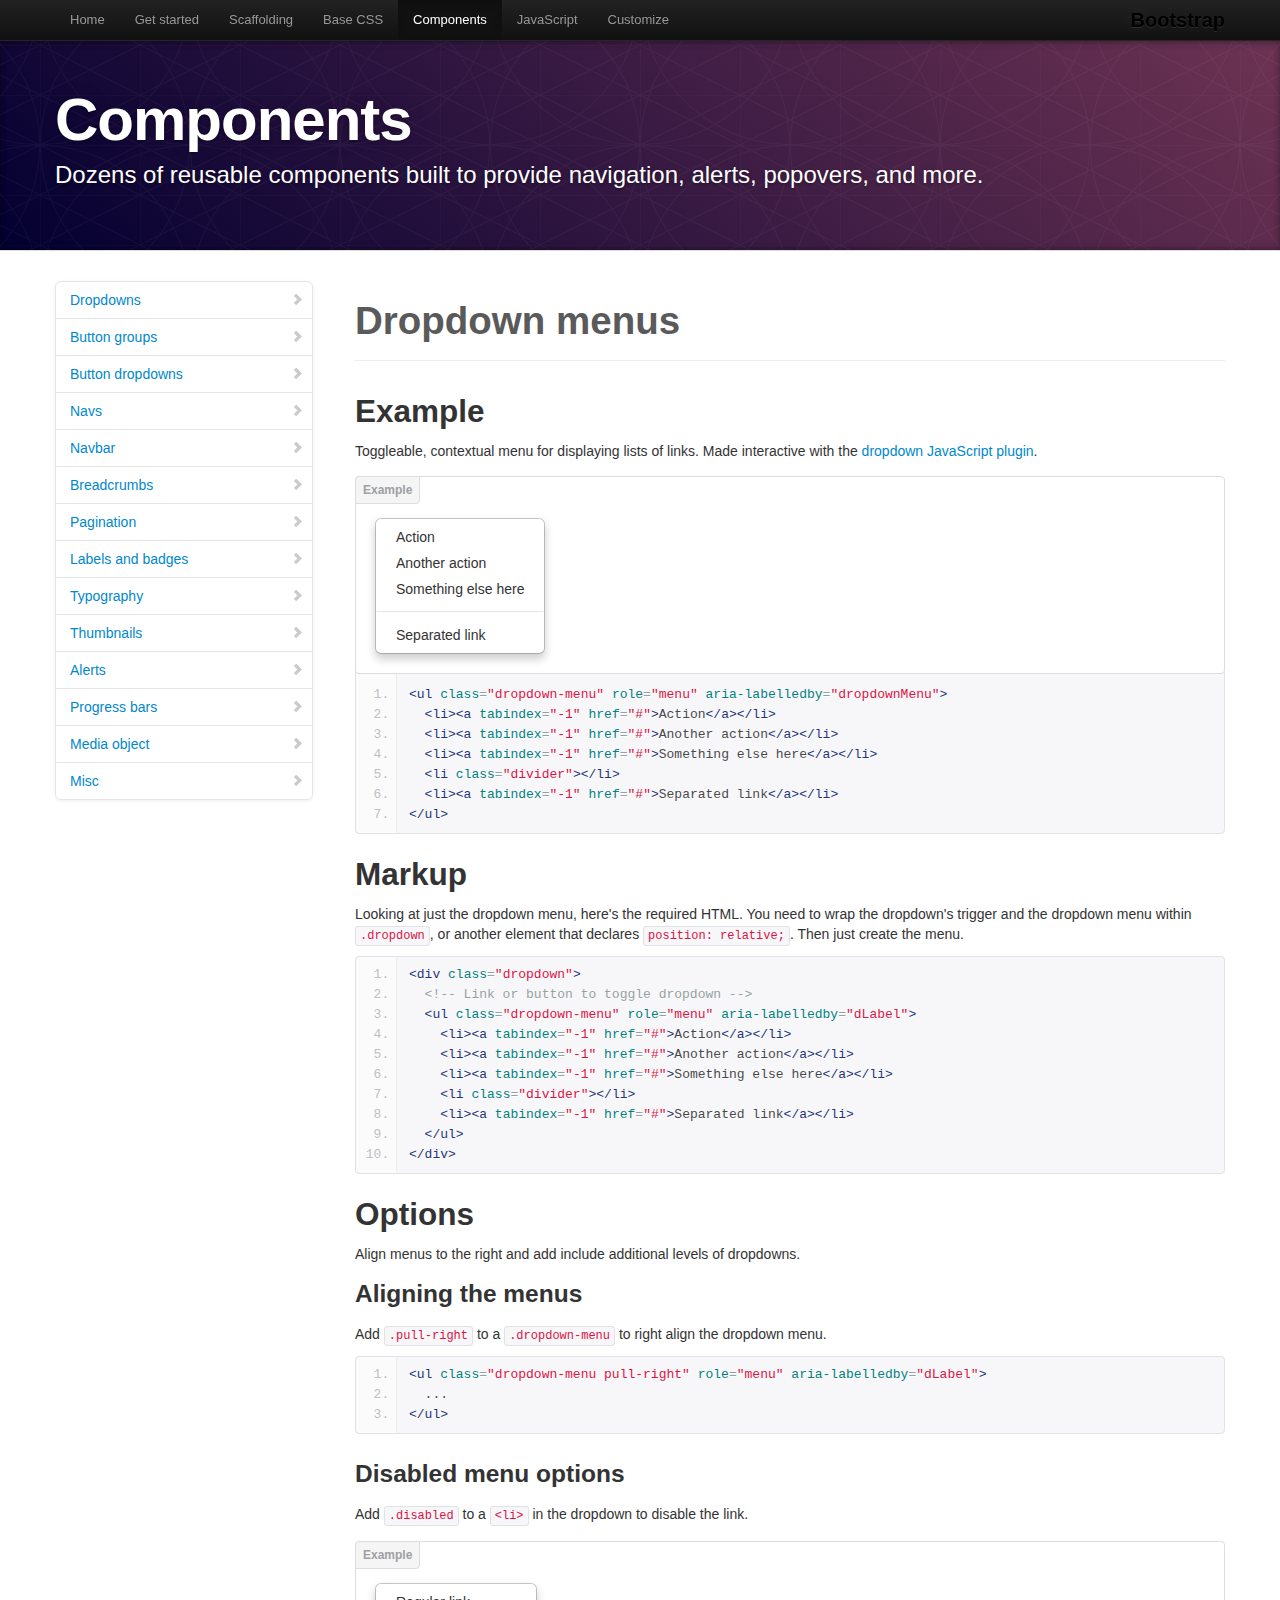
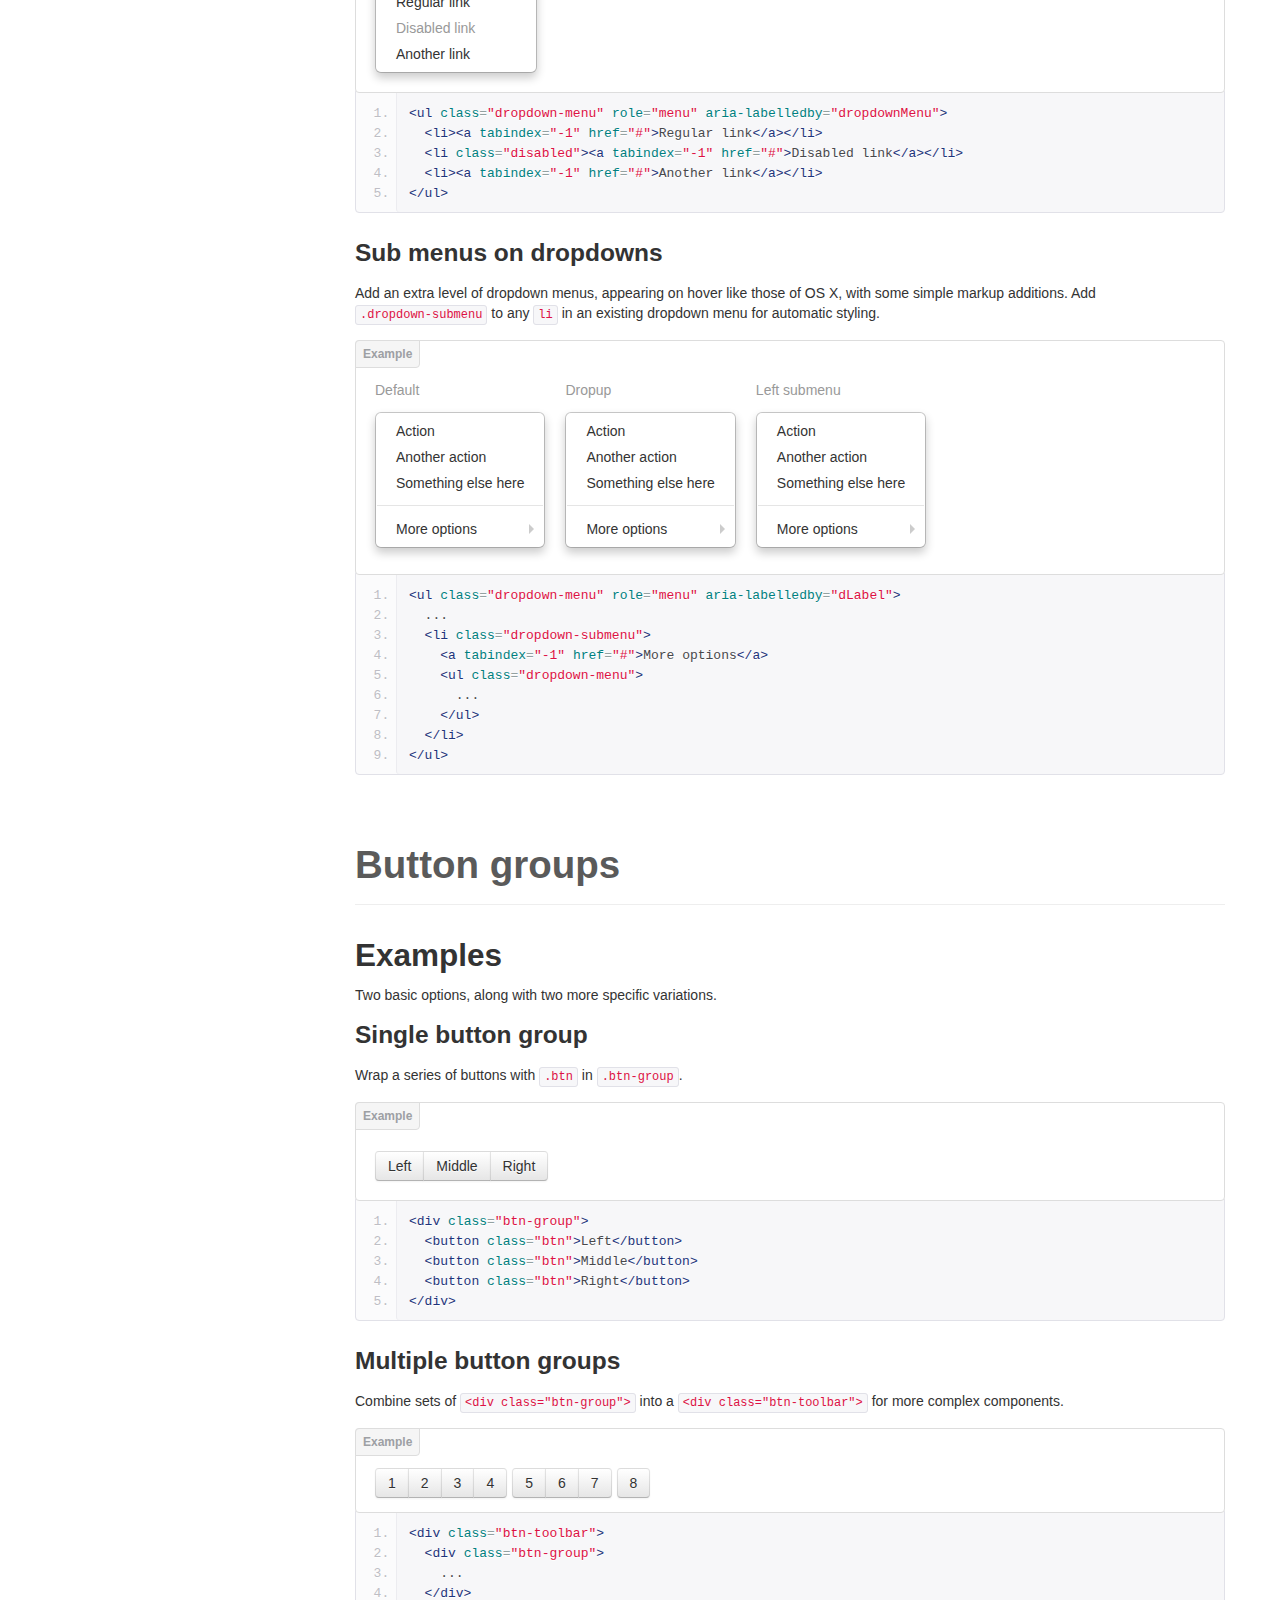
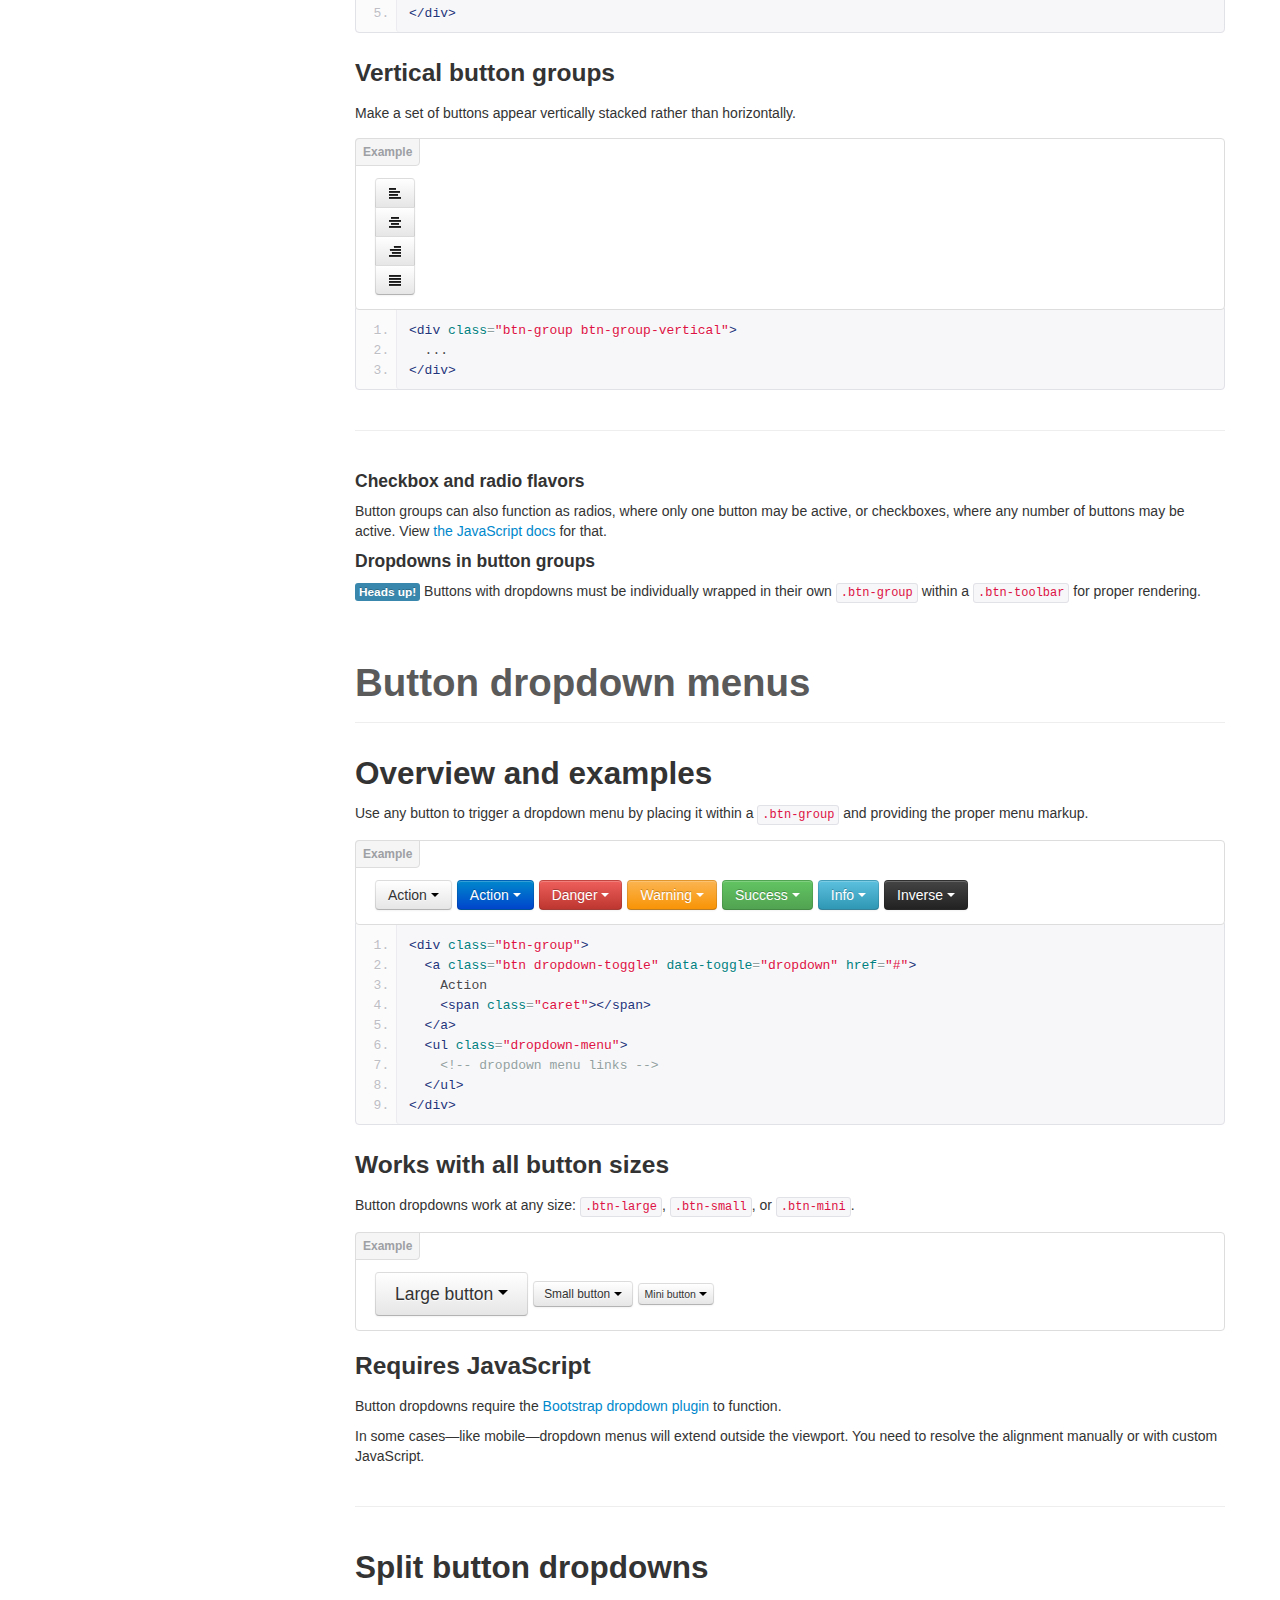
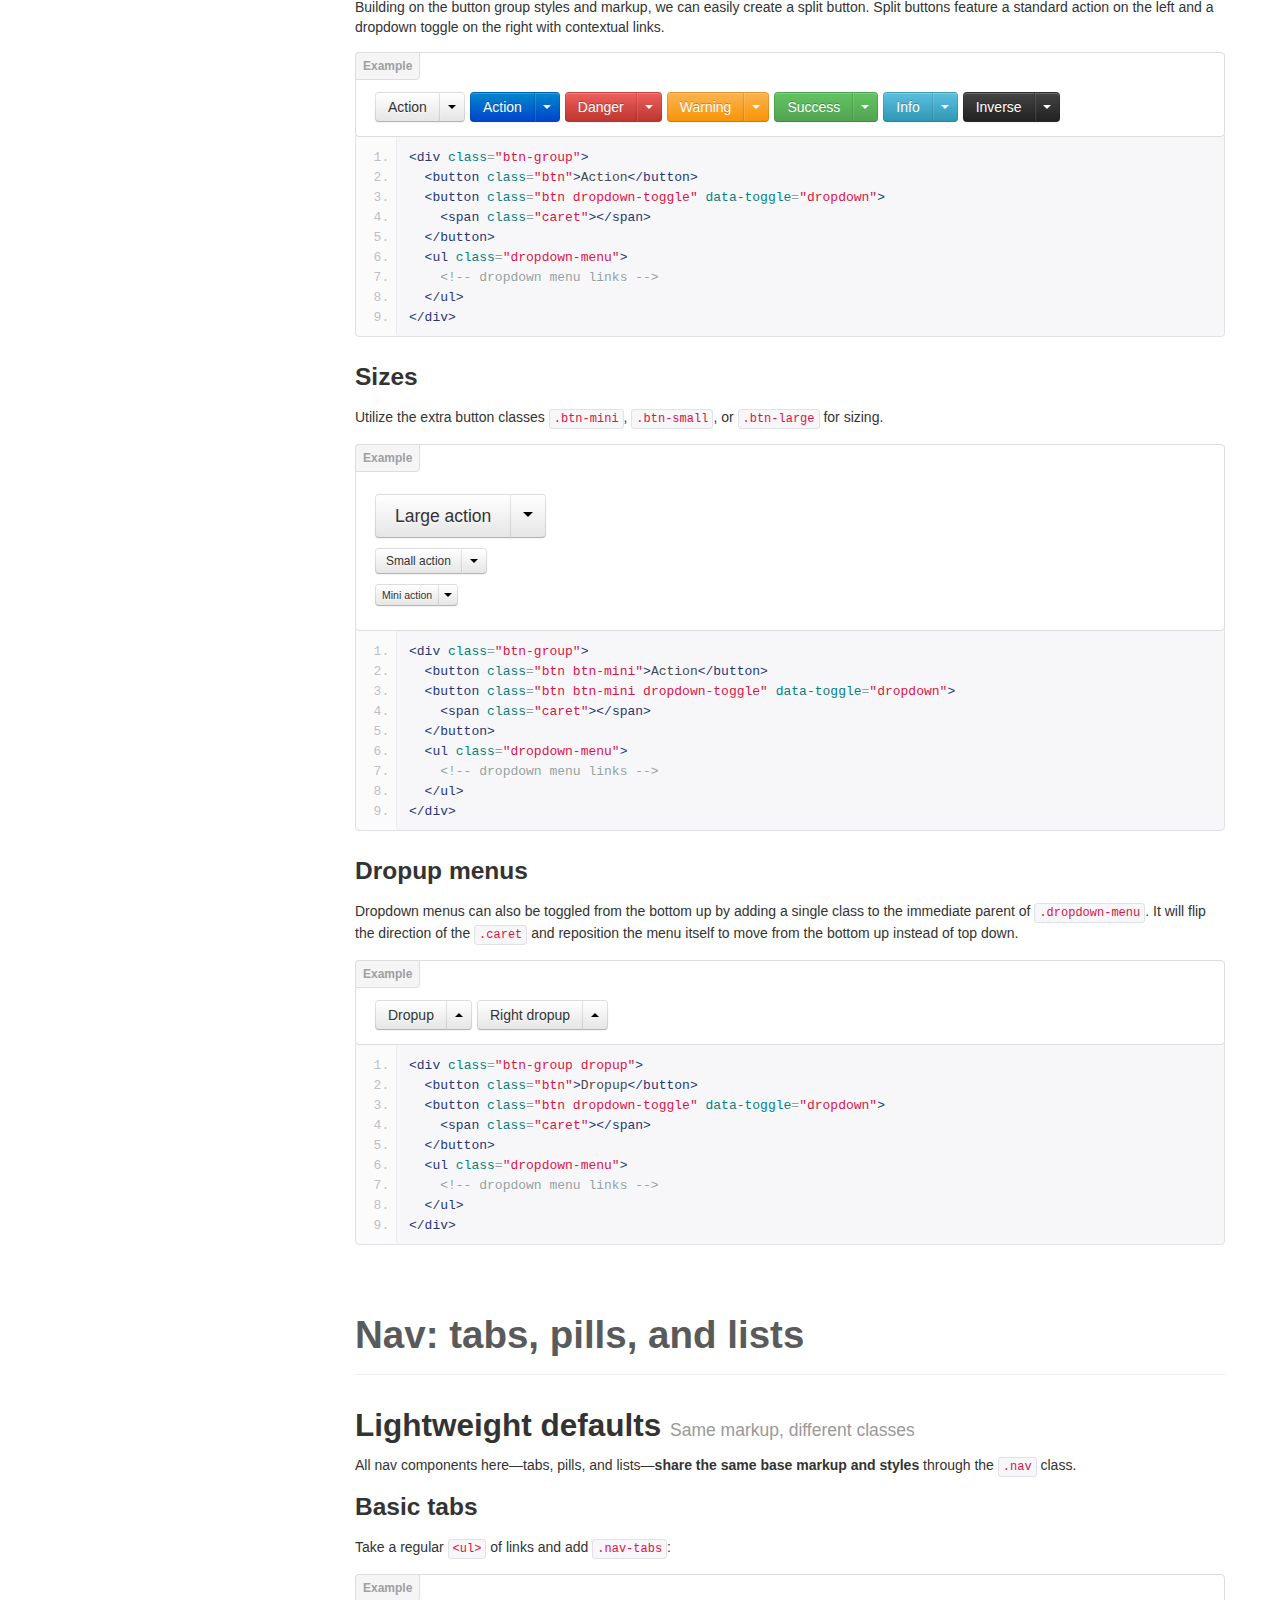
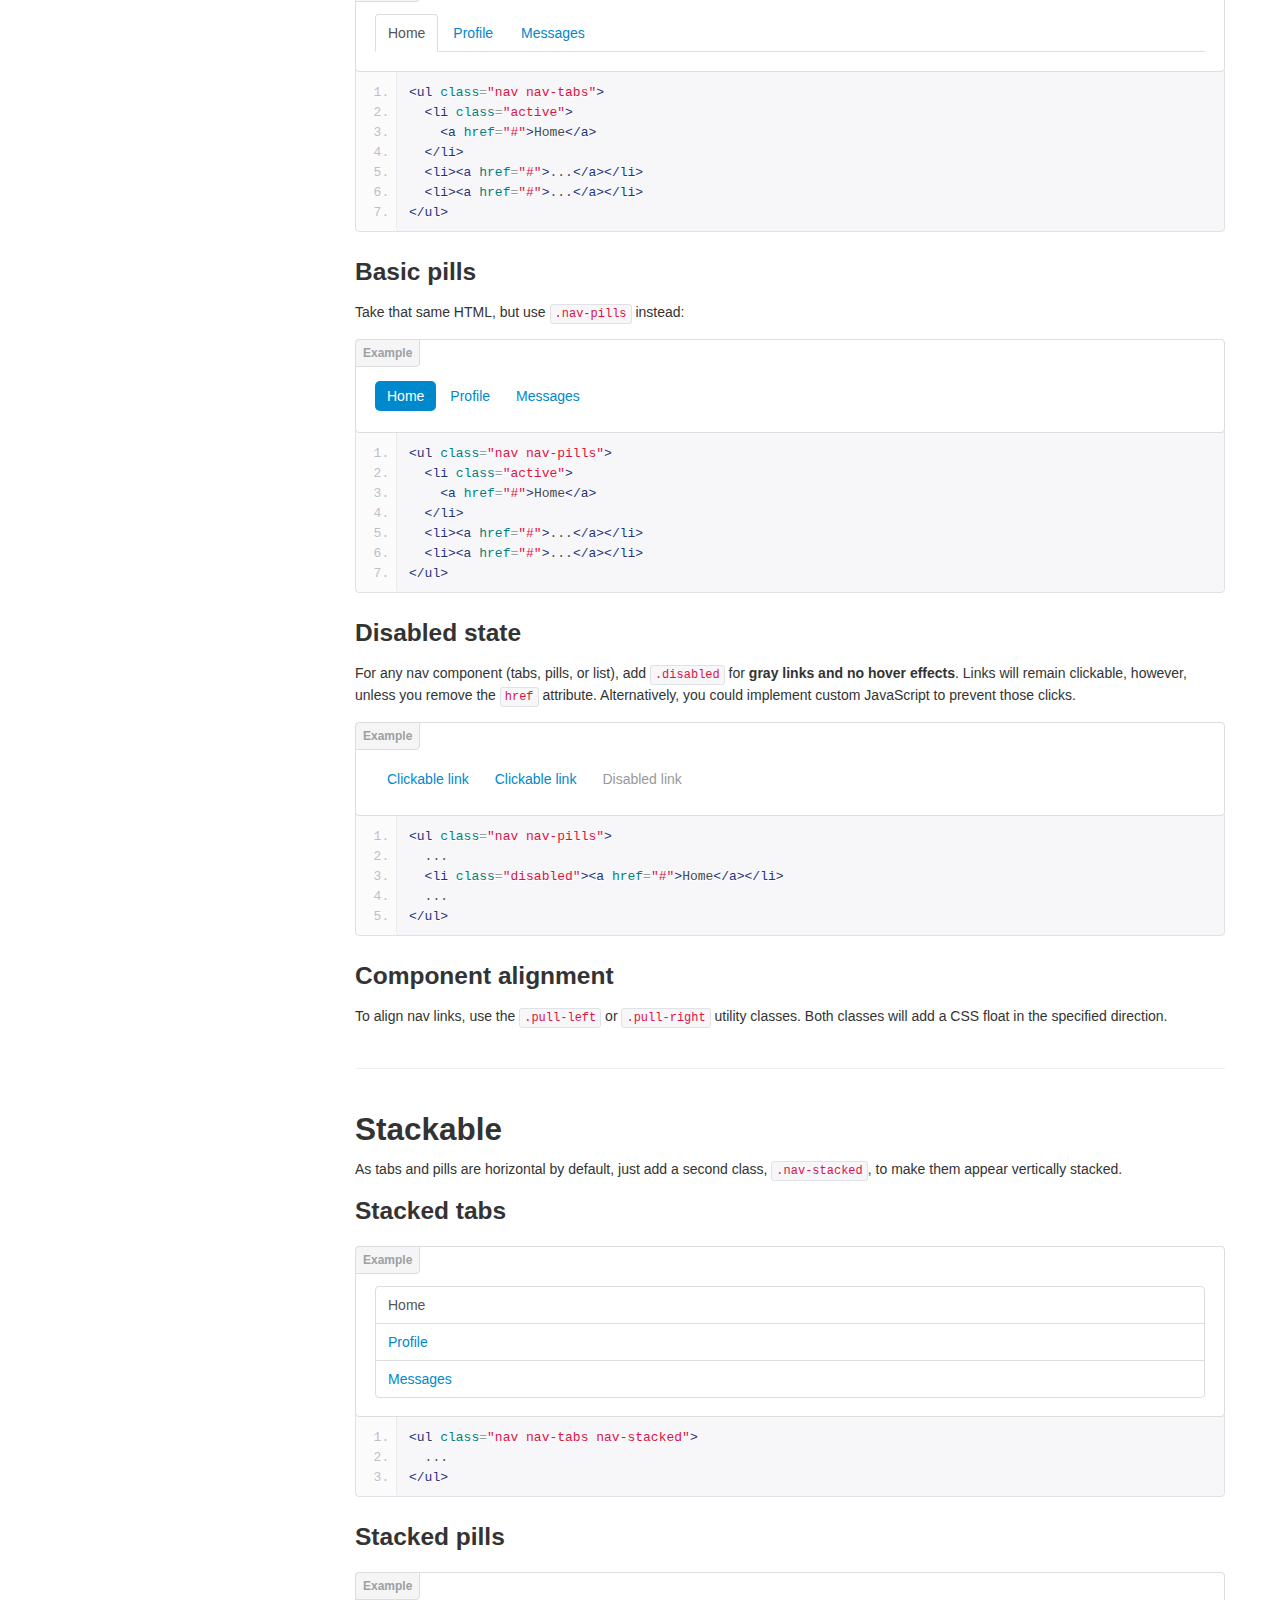
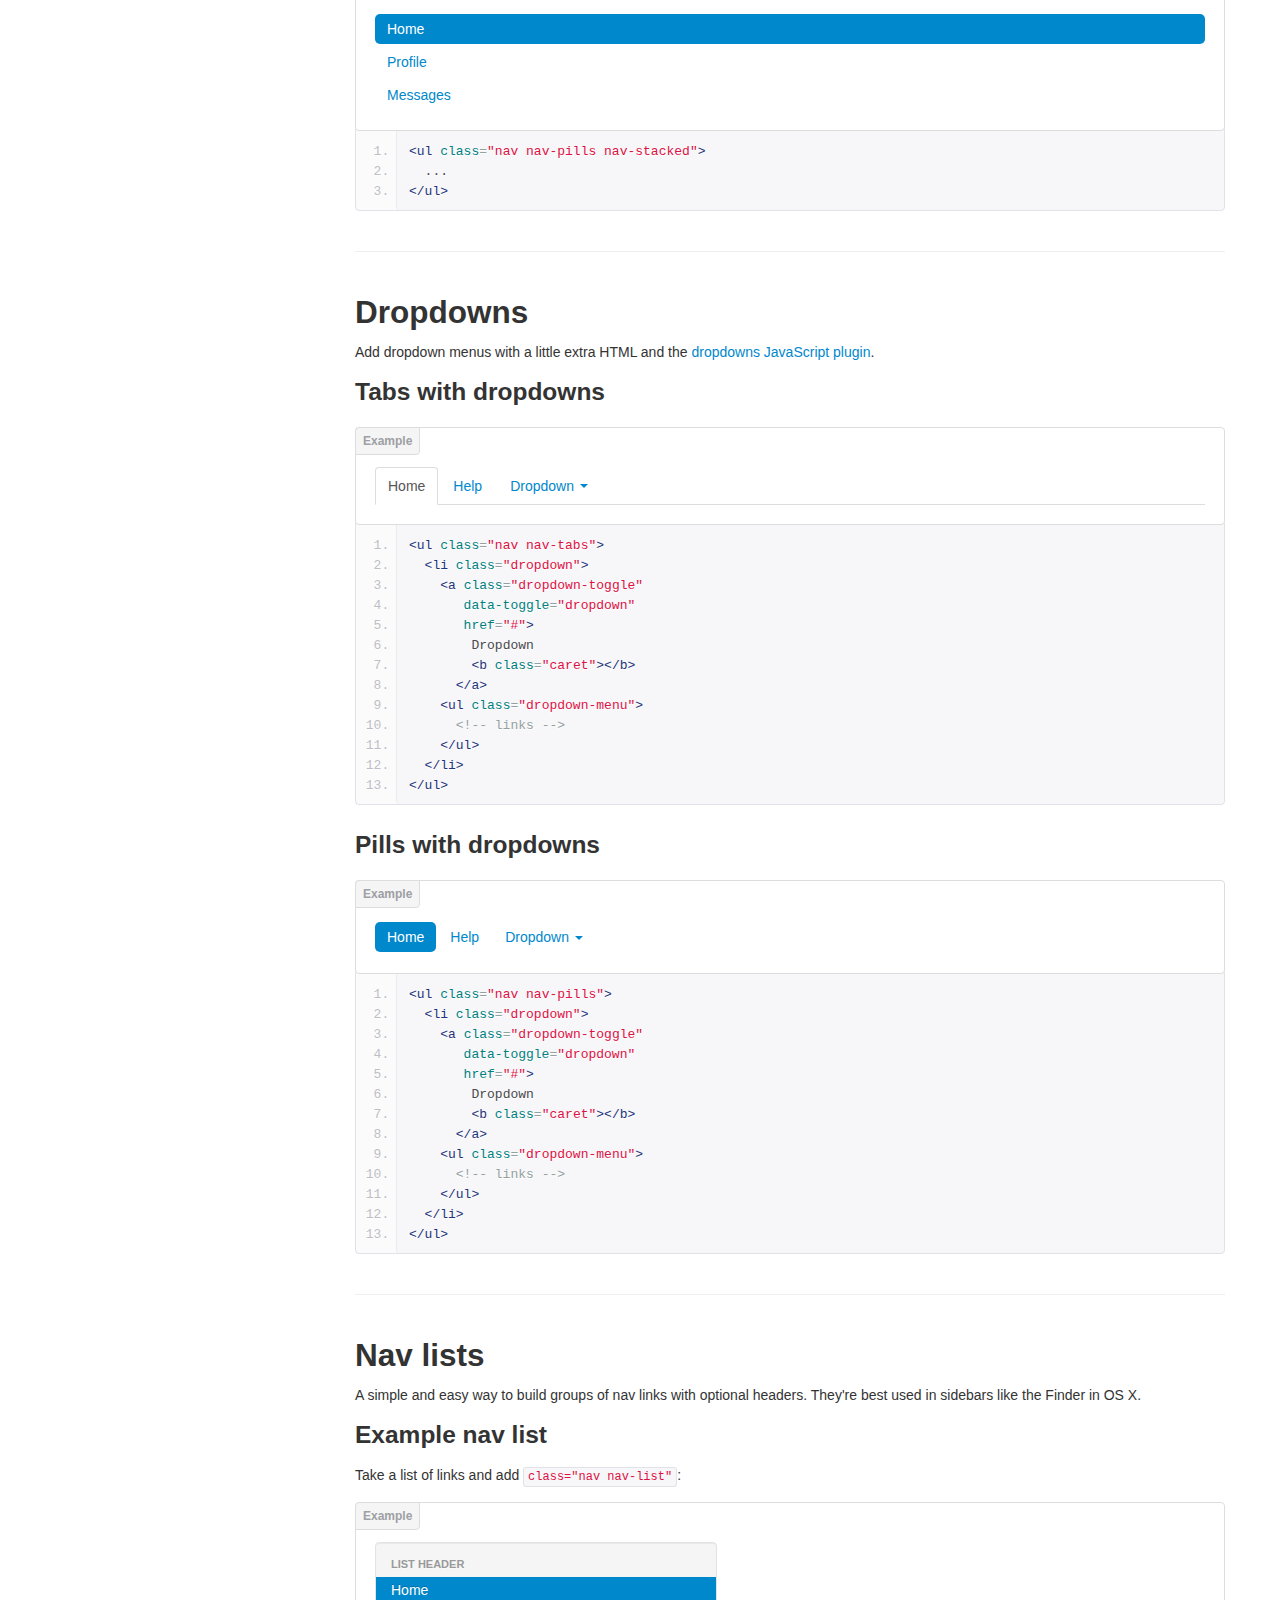
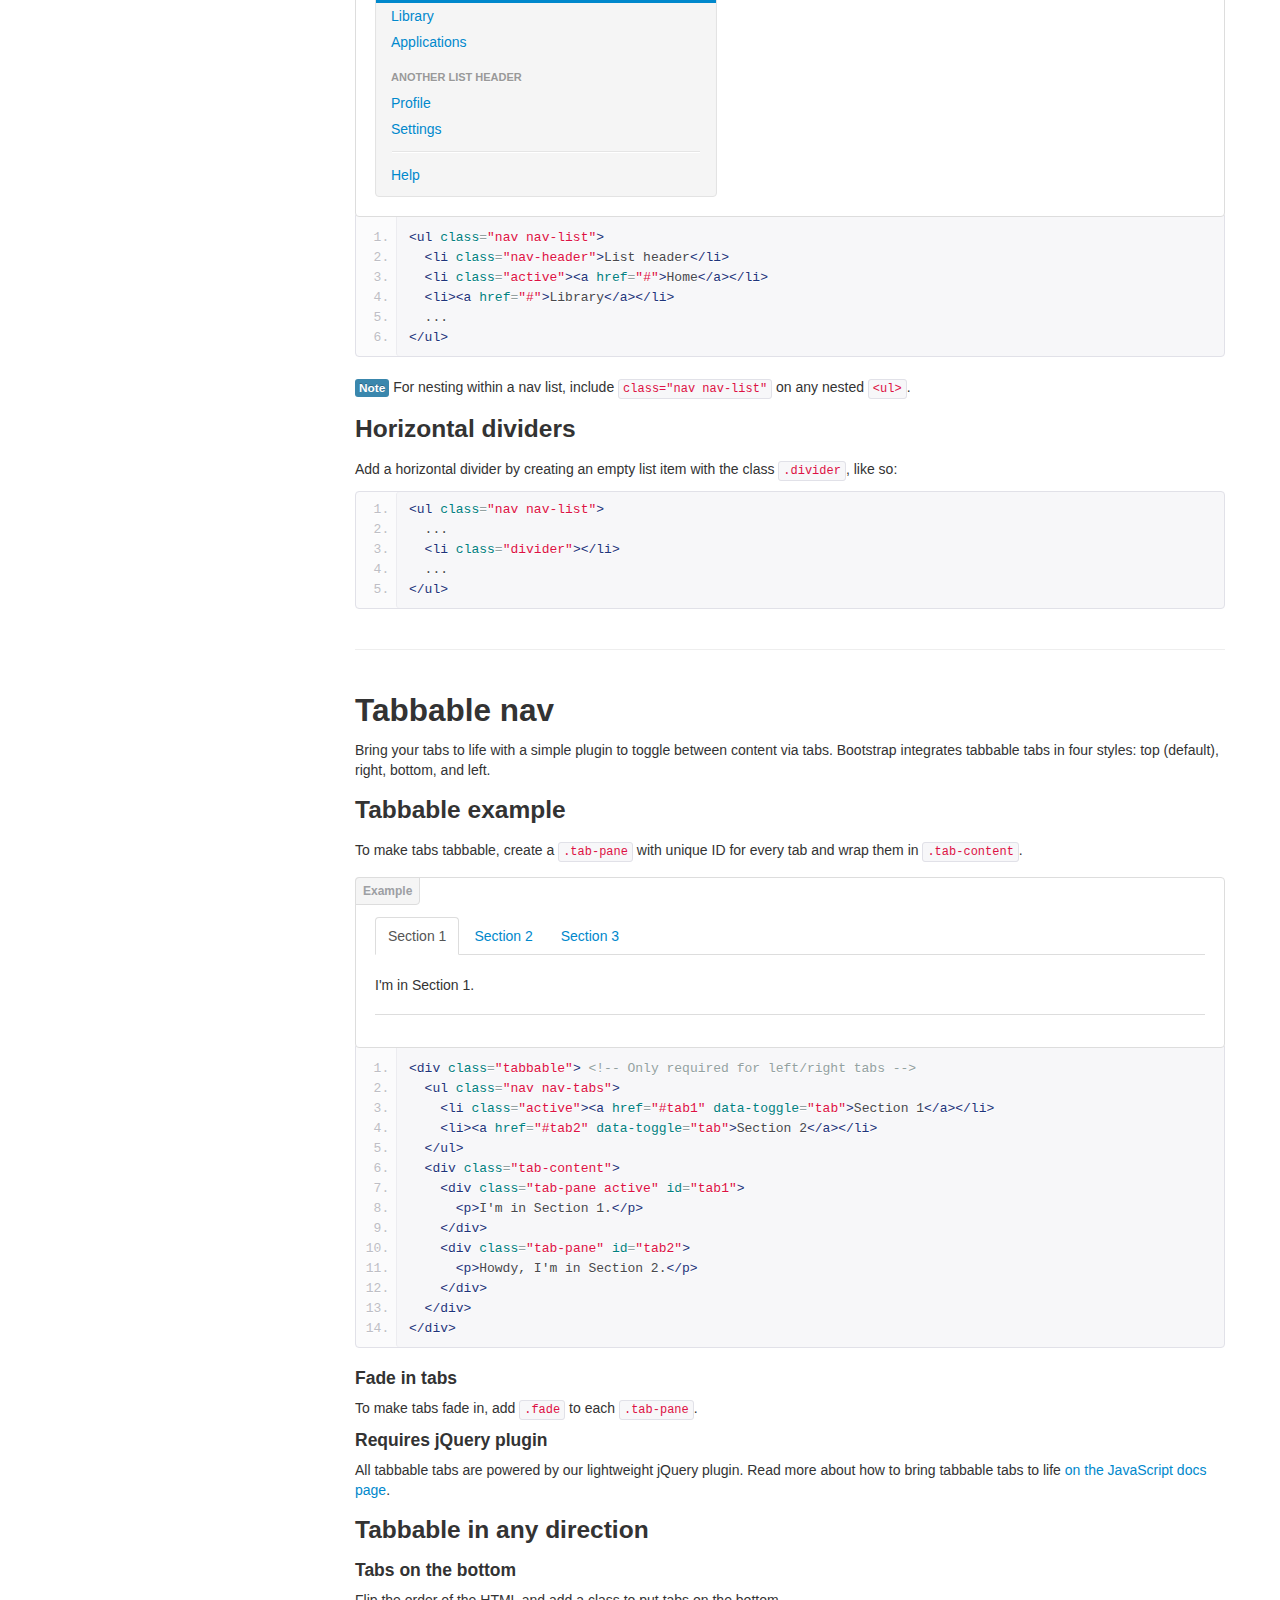
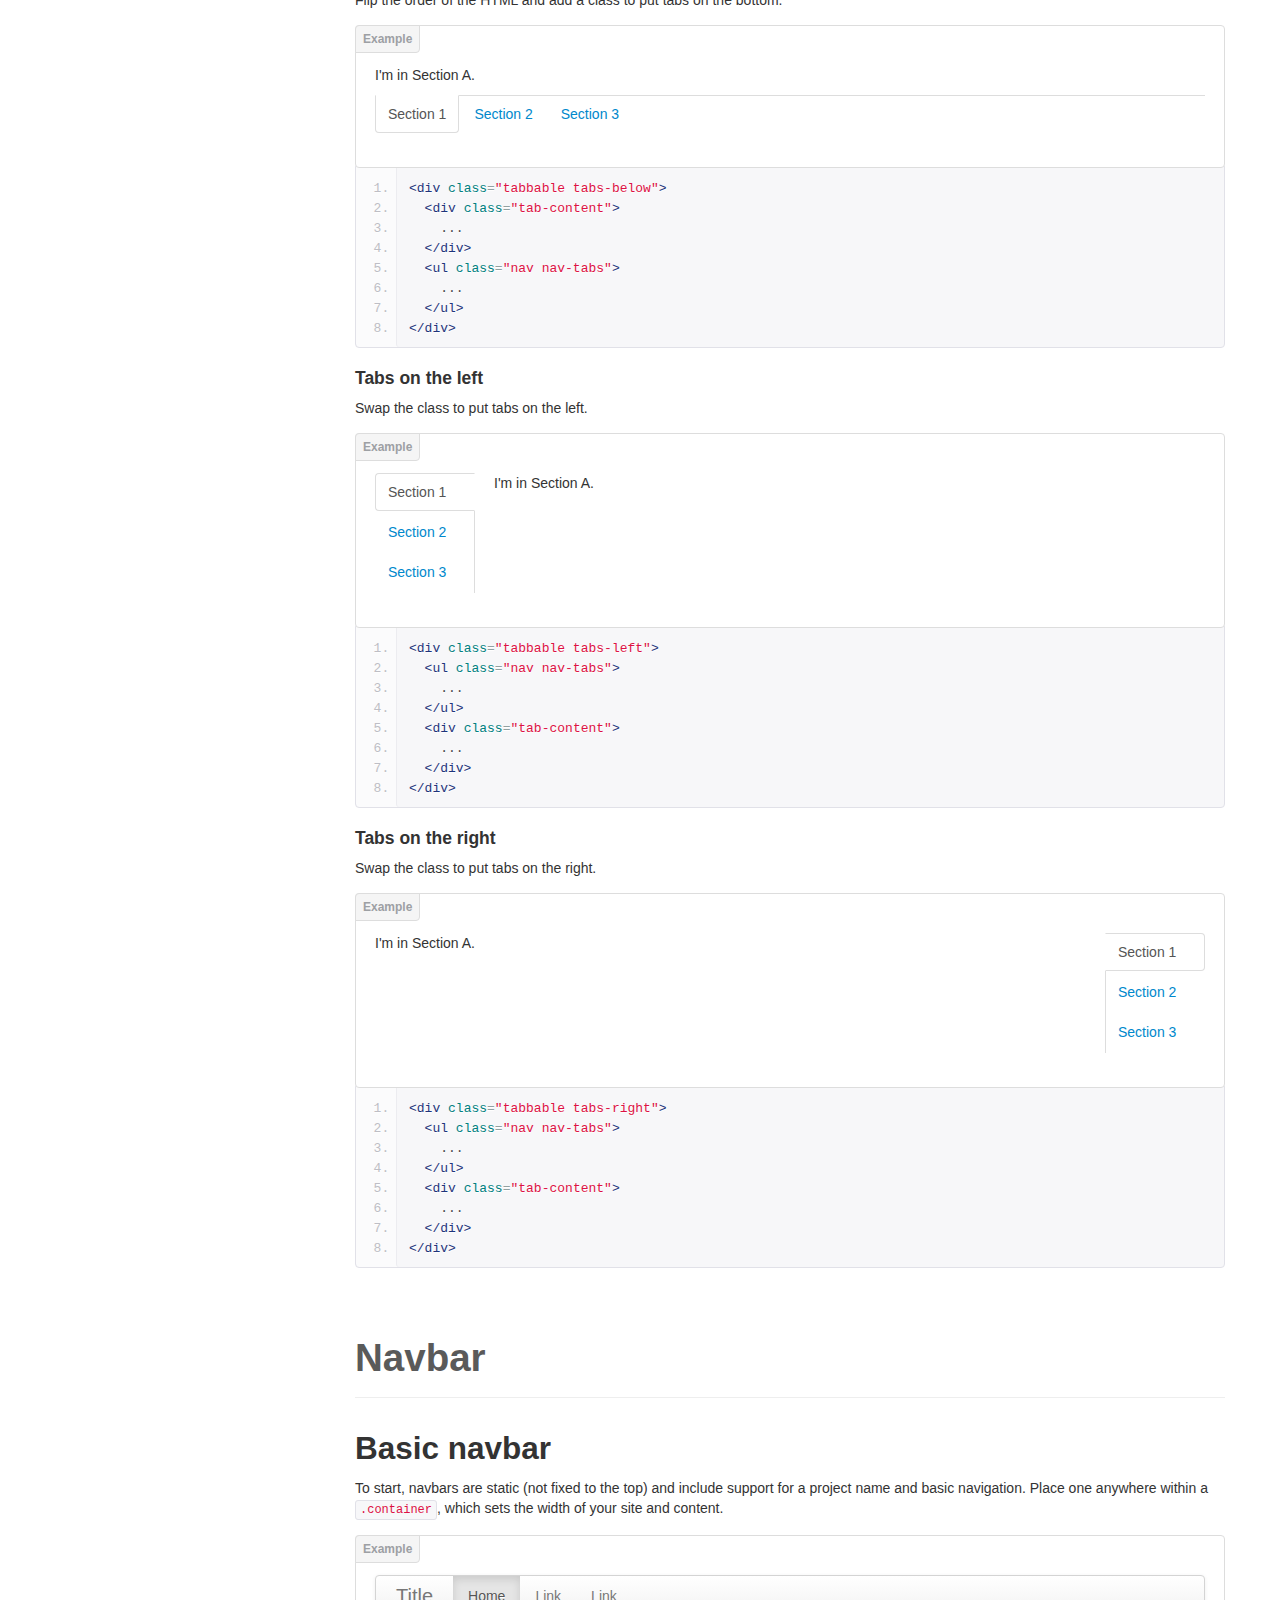
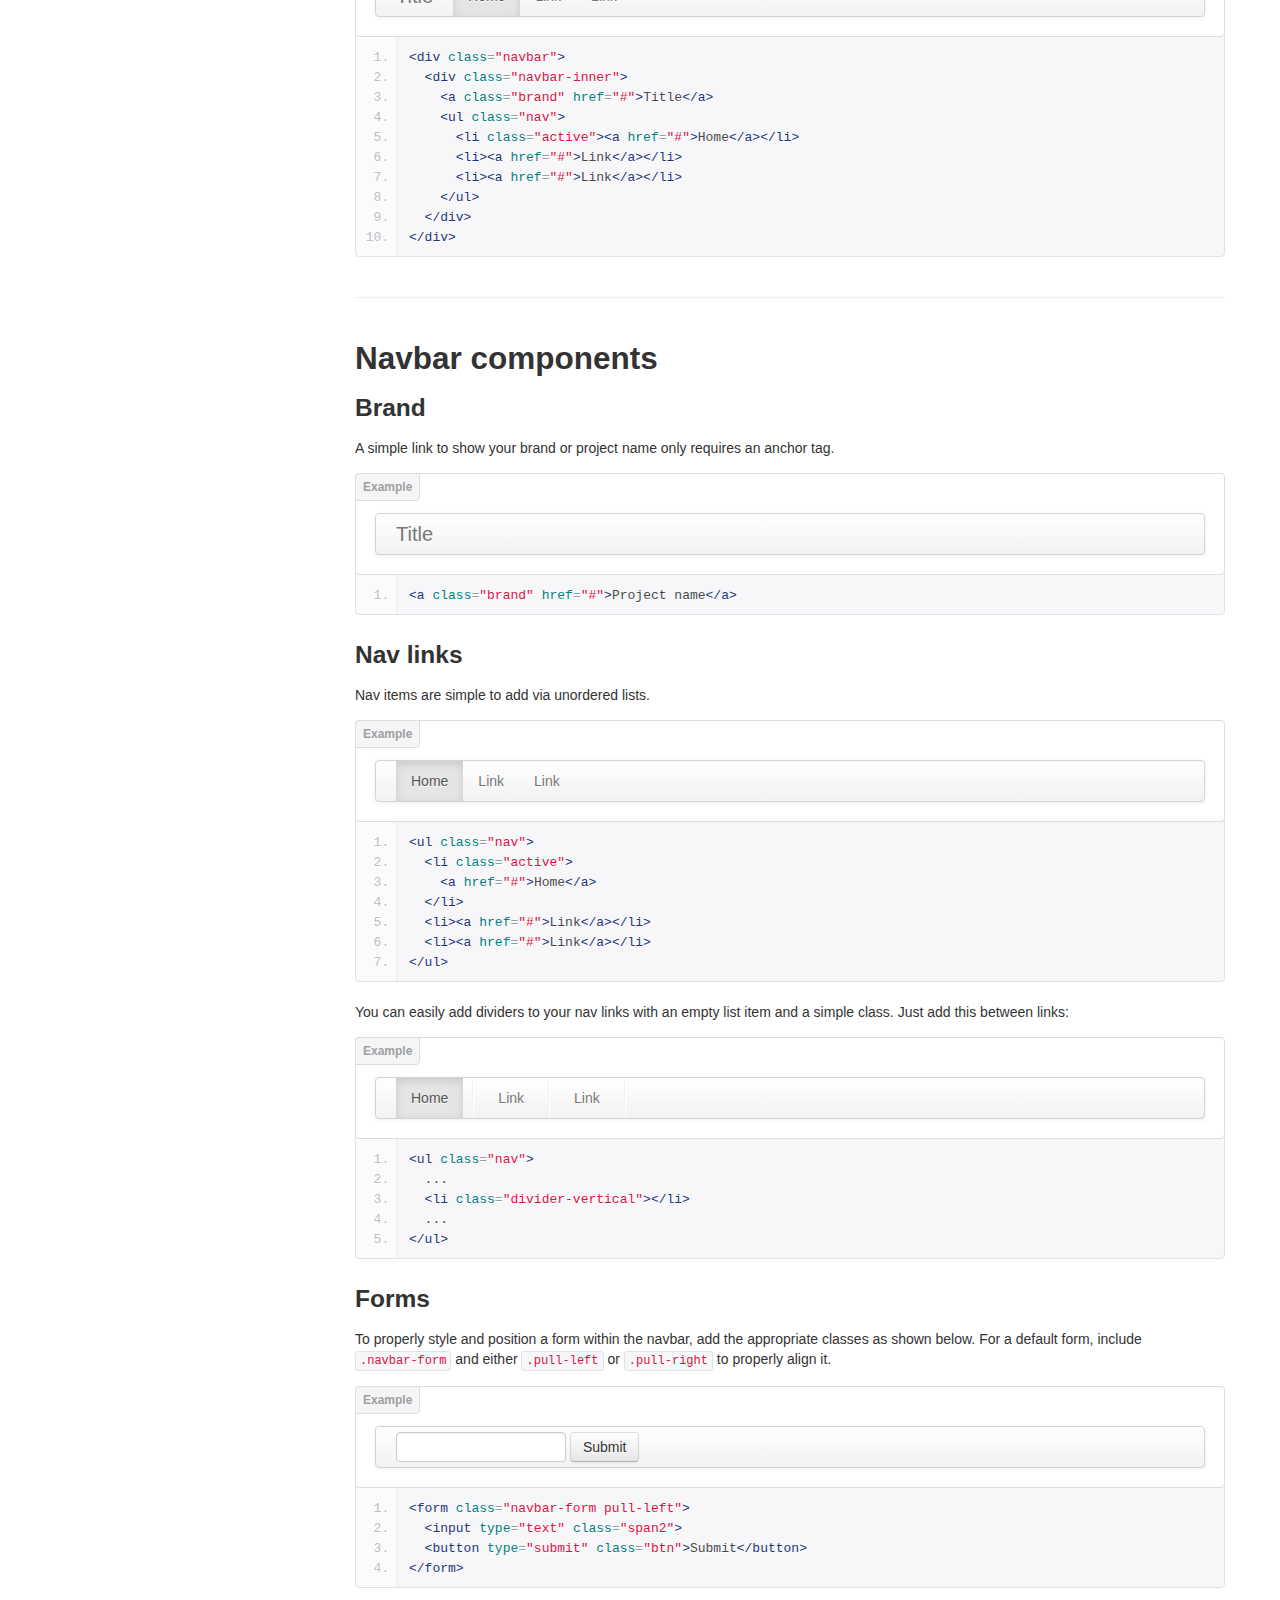
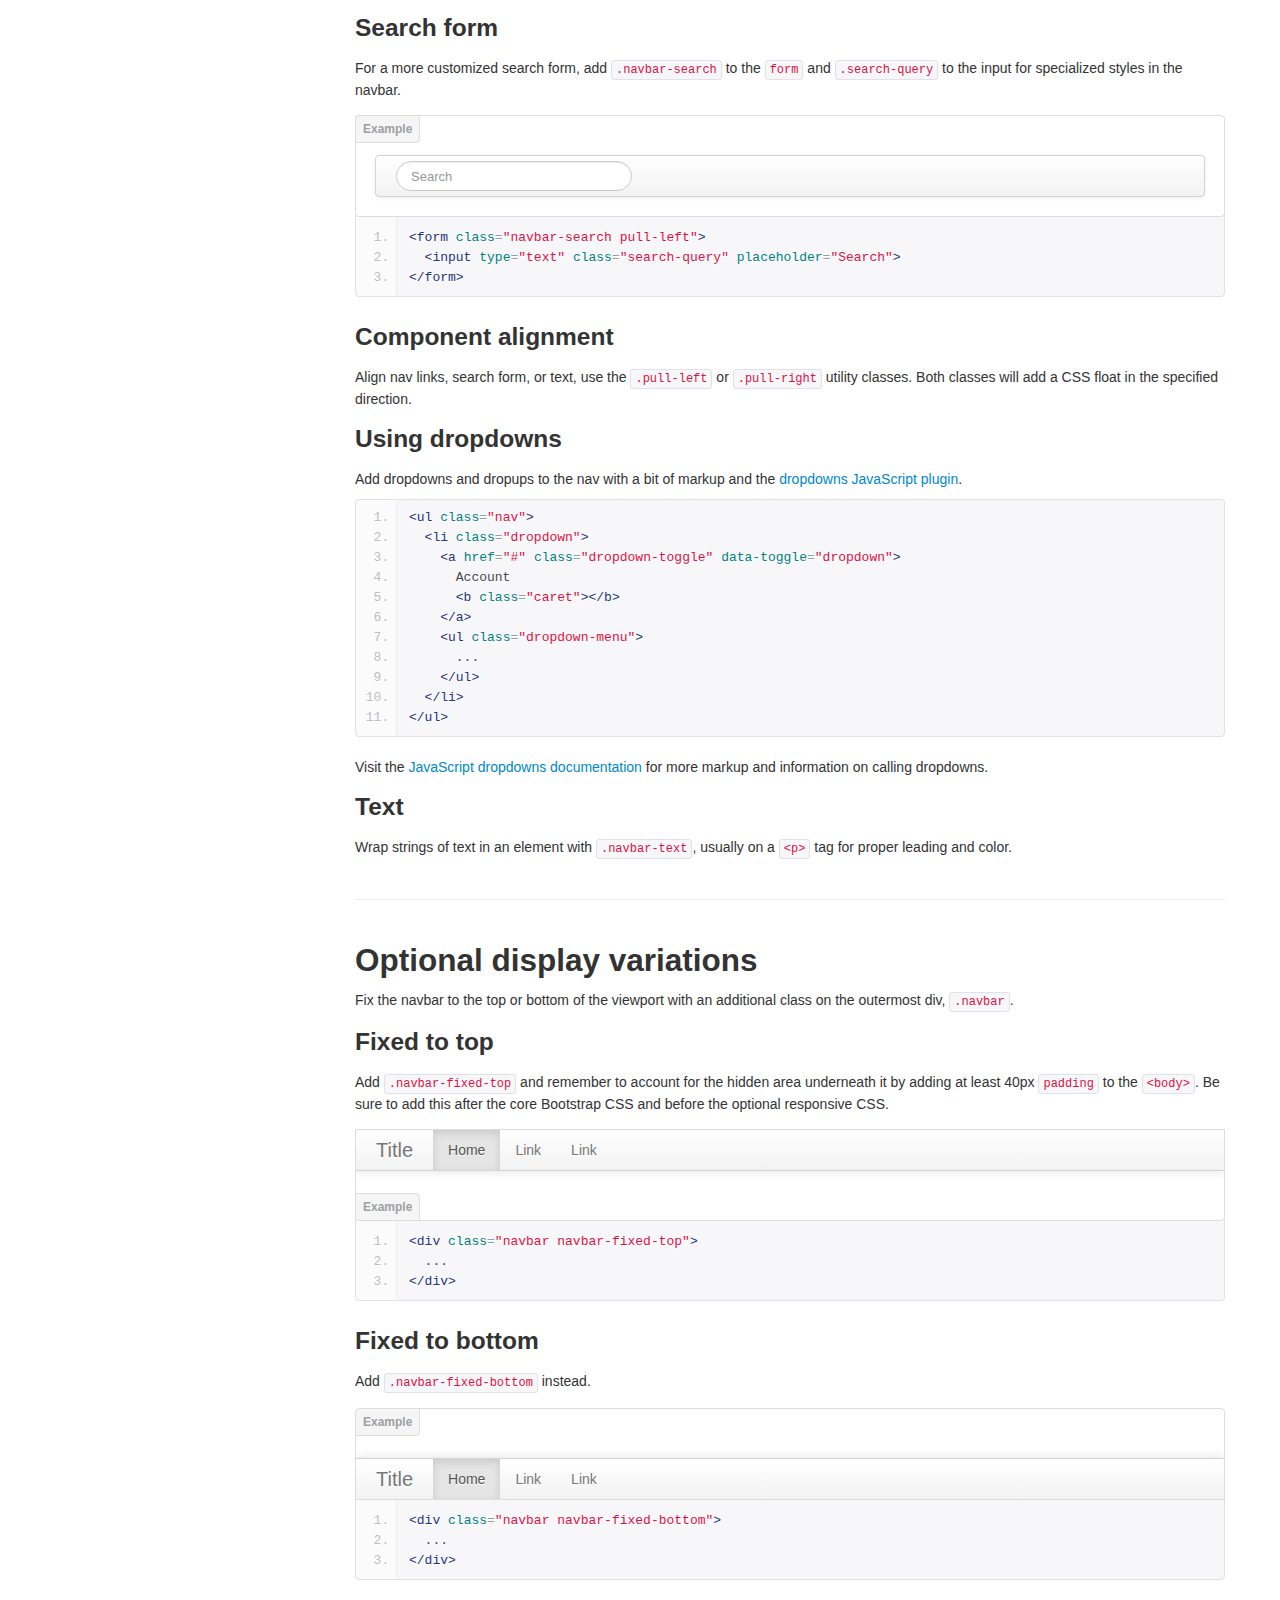
<file: bootstrap/docs/components.html>
<!DOCTYPE html>
<html lang="en">
  <head>
    <meta charset="utf-8">
    <title>Components · Bootstrap</title>
    <meta name="viewport" content="width=device-width, initial-scale=1.0">
    <meta name="description" content="">
    <meta name="author" content="">

    <!-- Le styles -->
    <link href="assets/css/bootstrap.css" rel="stylesheet">
    <link href="assets/css/bootstrap-responsive.css" rel="stylesheet">
    <link href="assets/css/docs.css" rel="stylesheet">
    <link href="assets/js/google-code-prettify/prettify.css" rel="stylesheet">

    <!-- Le HTML5 shim, for IE6-8 support of HTML5 elements -->
    <!--[if lt IE 9]>
      <script src="assets/js/html5shiv.js"></script>
    <![endif]-->

    <!-- Le fav and touch icons -->
    <link rel="apple-touch-icon-precomposed" sizes="144x144" href="assets/ico/apple-touch-icon-144-precomposed.png">
    <link rel="apple-touch-icon-precomposed" sizes="114x114" href="assets/ico/apple-touch-icon-114-precomposed.png">
      <link rel="apple-touch-icon-precomposed" sizes="72x72" href="assets/ico/apple-touch-icon-72-precomposed.png">
                    <link rel="apple-touch-icon-precomposed" href="assets/ico/apple-touch-icon-57-precomposed.png">
                                   <link rel="shortcut icon" href="assets/ico/favicon.png">

    <script type="text/javascript">
      var _gaq = _gaq || [];
      _gaq.push(['_setAccount', 'UA-146052-10']);
      _gaq.push(['_trackPageview']);
      (function() {
        var ga = document.createElement('script'); ga.type = 'text/javascript'; ga.async = true;
        ga.src = ('https:' == document.location.protocol ? 'https://ssl' : 'http://www') + '.google-analytics.com/ga.js';
        var s = document.getElementsByTagName('script')[0]; s.parentNode.insertBefore(ga, s);
      })();
    </script>
  </head>

  <body data-spy="scroll" data-target=".bs-docs-sidebar">

    <!-- Navbar
    ================================================== -->
    <div class="navbar navbar-inverse navbar-fixed-top">
      <div class="navbar-inner">
        <div class="container">
          <button type="button" class="btn btn-navbar" data-toggle="collapse" data-target=".nav-collapse">
            <span class="icon-bar"></span>
            <span class="icon-bar"></span>
            <span class="icon-bar"></span>
          </button>
          <a class="brand" href="./index.html">Bootstrap</a>
          <div class="nav-collapse collapse">
            <ul class="nav">
              <li class="">
                <a href="./index.html">Home</a>
              </li>
              <li class="">
                <a href="./getting-started.html">Get started</a>
              </li>
              <li class="">
                <a href="./scaffolding.html">Scaffolding</a>
              </li>
              <li class="">
                <a href="./base-css.html">Base CSS</a>
              </li>
              <li class="active">
                <a href="./components.html">Components</a>
              </li>
              <li class="">
                <a href="./javascript.html">JavaScript</a>
              </li>
              <li class="">
                <a href="./customize.html">Customize</a>
              </li>
            </ul>
          </div>
        </div>
      </div>
    </div>

<!-- Subhead
================================================== -->
<header class="jumbotron subhead" id="overview">
  <div class="container">
    <h1>Components</h1>
    <p class="lead">Dozens of reusable components built to provide navigation, alerts, popovers, and more.</p>
  </div>
</header>


  <div class="container">

    <!-- Docs nav
    ================================================== -->
    <div class="row">
      <div class="span3 bs-docs-sidebar">
        <ul class="nav nav-list bs-docs-sidenav">
          <li><a href="#dropdowns"><i class="icon-chevron-right"></i> Dropdowns</a></li>
          <li><a href="#buttonGroups"><i class="icon-chevron-right"></i> Button groups</a></li>
          <li><a href="#buttonDropdowns"><i class="icon-chevron-right"></i> Button dropdowns</a></li>
          <li><a href="#navs"><i class="icon-chevron-right"></i> Navs</a></li>
          <li><a href="#navbar"><i class="icon-chevron-right"></i> Navbar</a></li>
          <li><a href="#breadcrumbs"><i class="icon-chevron-right"></i> Breadcrumbs</a></li>
          <li><a href="#pagination"><i class="icon-chevron-right"></i> Pagination</a></li>
          <li><a href="#labels-badges"><i class="icon-chevron-right"></i> Labels and badges</a></li>
          <li><a href="#typography"><i class="icon-chevron-right"></i> Typography</a></li>
          <li><a href="#thumbnails"><i class="icon-chevron-right"></i> Thumbnails</a></li>
          <li><a href="#alerts"><i class="icon-chevron-right"></i> Alerts</a></li>
          <li><a href="#progress"><i class="icon-chevron-right"></i> Progress bars</a></li>
          <li><a href="#media"><i class="icon-chevron-right"></i> Media object</a></li>
          <li><a href="#misc"><i class="icon-chevron-right"></i> Misc</a></li>
        </ul>
      </div>
      <div class="span9">



        <!-- Dropdowns
        ================================================== -->
        <section id="dropdowns">
          <div class="page-header">
            <h1>Dropdown menus</h1>
          </div>

          <h2>Example</h2>
          <p>Toggleable, contextual menu for displaying lists of links. Made interactive with the <a href="./javascript.html#dropdowns">dropdown JavaScript plugin</a>.</p>
          <div class="bs-docs-example">
            <div class="dropdown clearfix">
              <ul class="dropdown-menu" role="menu" aria-labelledby="dropdownMenu" style="display: block; position: static; margin-bottom: 5px; *width: 180px;">
                <li><a tabindex="-1" href="#">Action</a></li>
                <li><a tabindex="-1" href="#">Another action</a></li>
                <li><a tabindex="-1" href="#">Something else here</a></li>
                <li class="divider"></li>
                <li><a tabindex="-1" href="#">Separated link</a></li>
              </ul>
            </div>
          </div>
<pre class="prettyprint linenums">
&lt;ul class="dropdown-menu" role="menu" aria-labelledby="dropdownMenu"&gt;
  &lt;li&gt;&lt;a tabindex="-1" href="#"&gt;Action&lt;/a&gt;&lt;/li&gt;
  &lt;li&gt;&lt;a tabindex="-1" href="#"&gt;Another action&lt;/a&gt;&lt;/li&gt;
  &lt;li&gt;&lt;a tabindex="-1" href="#"&gt;Something else here&lt;/a&gt;&lt;/li&gt;
  &lt;li class="divider"&gt;&lt;/li&gt;
  &lt;li&gt;&lt;a tabindex="-1" href="#"&gt;Separated link&lt;/a&gt;&lt;/li&gt;
&lt;/ul&gt;
</pre>

          <h2>Markup</h2>
          <p>Looking at just the dropdown menu, here's the required HTML. You need to wrap the dropdown's trigger and the dropdown menu within <code>.dropdown</code>, or another element that declares <code>position: relative;</code>. Then just create the menu.</p>

<pre class="prettyprint linenums">
&lt;div class="dropdown"&gt;
  &lt;!-- Link or button to toggle dropdown --&gt;
  &lt;ul class="dropdown-menu" role="menu" aria-labelledby="dLabel"&gt;
    &lt;li&gt;&lt;a tabindex="-1" href="#"&gt;Action&lt;/a&gt;&lt;/li&gt;
    &lt;li&gt;&lt;a tabindex="-1" href="#"&gt;Another action&lt;/a&gt;&lt;/li&gt;
    &lt;li&gt;&lt;a tabindex="-1" href="#"&gt;Something else here&lt;/a&gt;&lt;/li&gt;
    &lt;li class="divider"&gt;&lt;/li&gt;
    &lt;li&gt;&lt;a tabindex="-1" href="#"&gt;Separated link&lt;/a&gt;&lt;/li&gt;
  &lt;/ul&gt;
&lt;/div&gt;
</pre>

          <h2>Options</h2>
          <p>Align menus to the right and add include additional levels of dropdowns.</p>

          <h3>Aligning the menus</h3>
          <p>Add <code>.pull-right</code> to a <code>.dropdown-menu</code> to right align the dropdown menu.</p>
<pre class="prettyprint linenums">
&lt;ul class="dropdown-menu pull-right" role="menu" aria-labelledby="dLabel"&gt;
  ...
&lt;/ul&gt;
</pre>

          <h3>Disabled menu options</h3>
          <p>Add <code>.disabled</code> to a <code>&lt;li&gt;</code> in the dropdown to disable the link.</p>
          <div class="bs-docs-example">
            <div class="dropdown clearfix">
              <ul class="dropdown-menu" role="menu" aria-labelledby="dropdownMenu" style="display: block; position: static; margin-bottom: 5px; *width: 180px;">
                <li><a tabindex="-1" href="#">Regular link</a></li>
                <li class="disabled"><a tabindex="-1" href="#">Disabled link</a></li>
                <li><a tabindex="-1" href="#">Another link</a></li>
              </ul>
            </div>
          </div>
<pre class="prettyprint linenums">
&lt;ul class="dropdown-menu" role="menu" aria-labelledby="dropdownMenu"&gt;
  &lt;li&gt;&lt;a tabindex="-1" href="#"&gt;Regular link&lt;/a&gt;&lt;/li&gt;
  &lt;li class="disabled"&gt;&lt;a tabindex="-1" href="#"&gt;Disabled link&lt;/a&gt;&lt;/li&gt;
  &lt;li&gt;&lt;a tabindex="-1" href="#"&gt;Another link&lt;/a&gt;&lt;/li&gt;
&lt;/ul&gt;
</pre>

          <h3>Sub menus on dropdowns</h3>
          <p>Add an extra level of dropdown menus, appearing on hover like those of OS X, with some simple markup additions. Add <code>.dropdown-submenu</code> to any <code>li</code> in an existing dropdown menu for automatic styling.</p>
          <div class="bs-docs-example bs-docs-example-submenus">

            <div class="pull-left">
              <p class="muted">Default</p>
              <div class="dropdown clearfix">
                <ul class="dropdown-menu" role="menu" aria-labelledby="dropdownMenu">
                  <li><a tabindex="-1" href="#">Action</a></li>
                  <li><a tabindex="-1" href="#">Another action</a></li>
                  <li><a tabindex="-1" href="#">Something else here</a></li>
                  <li class="divider"></li>
                  <li class="dropdown-submenu">
                    <a tabindex="-1" href="#">More options</a>
                    <ul class="dropdown-menu">
                      <li><a tabindex="-1" href="#">Second level link</a></li>
                      <li><a tabindex="-1" href="#">Second level link</a></li>
                      <li><a tabindex="-1" href="#">Second level link</a></li>
                      <li><a tabindex="-1" href="#">Second level link</a></li>
                      <li><a tabindex="-1" href="#">Second level link</a></li>
                    </ul>
                  </li>
                </ul>
              </div>
            </div>

            <div class="pull-left">
              <p class="muted">Dropup</p>
              <div class="dropup">
                <ul class="dropdown-menu" role="menu" aria-labelledby="dropdownMenu">
                  <li><a tabindex="-1" href="#">Action</a></li>
                  <li><a tabindex="-1" href="#">Another action</a></li>
                  <li><a tabindex="-1" href="#">Something else here</a></li>
                  <li class="divider"></li>
                  <li class="dropdown-submenu">
                    <a tabindex="-1" href="#">More options</a>
                    <ul class="dropdown-menu">
                      <li><a tabindex="-1" href="#">Second level link</a></li>
                      <li><a tabindex="-1" href="#">Second level link</a></li>
                      <li><a tabindex="-1" href="#">Second level link</a></li>
                      <li><a tabindex="-1" href="#">Second level link</a></li>
                      <li><a tabindex="-1" href="#">Second level link</a></li>
                    </ul>
                  </li>
                </ul>
              </div>
            </div>

            <div class="pull-left">
              <p class="muted">Left submenu</p>
              <div class="dropdown">
                <ul class="dropdown-menu" role="menu" aria-labelledby="dropdownMenu">
                  <li><a tabindex="-1" href="#">Action</a></li>
                  <li><a tabindex="-1" href="#">Another action</a></li>
                  <li><a tabindex="-1" href="#">Something else here</a></li>
                  <li class="divider"></li>
                  <li class="dropdown-submenu pull-left">
                    <a tabindex="-1" href="#">More options</a>
                    <ul class="dropdown-menu">
                      <li><a tabindex="-1" href="#">Second level link</a></li>
                      <li><a tabindex="-1" href="#">Second level link</a></li>
                      <li><a tabindex="-1" href="#">Second level link</a></li>
                      <li><a tabindex="-1" href="#">Second level link</a></li>
                      <li><a tabindex="-1" href="#">Second level link</a></li>
                    </ul>
                  </li>
                </ul>
              </div>
            </div>

          </div>
<pre class="prettyprint linenums">
&lt;ul class="dropdown-menu" role="menu" aria-labelledby="dLabel"&gt;
  ...
  &lt;li class="dropdown-submenu"&gt;
    &lt;a tabindex="-1" href="#"&gt;More options&lt;/a&gt;
    &lt;ul class="dropdown-menu"&gt;
      ...
    &lt;/ul&gt;
  &lt;/li&gt;
&lt;/ul&gt;
</pre>

        </section>




        <!-- Button Groups
        ================================================== -->
        <section id="buttonGroups">
          <div class="page-header">
            <h1>Button groups</h1>
          </div>

          <h2>Examples</h2>
          <p>Two basic options, along with two more specific variations.</p>

          <h3>Single button group</h3>
          <p>Wrap a series of buttons with <code>.btn</code> in <code>.btn-group</code>.</p>
          <div class="bs-docs-example">
            <div class="btn-group" style="margin: 9px 0 5px;">
              <button class="btn">Left</button>
              <button class="btn">Middle</button>
              <button class="btn">Right</button>
            </div>
          </div>
<pre class="prettyprint linenums">
&lt;div class="btn-group"&gt;
  &lt;button class="btn"&gt;Left&lt;/button&gt;
  &lt;button class="btn"&gt;Middle&lt;/button&gt;
  &lt;button class="btn"&gt;Right&lt;/button&gt;
&lt;/div&gt;
</pre>

          <h3>Multiple button groups</h3>
          <p>Combine sets of <code>&lt;div class="btn-group"&gt;</code> into a <code>&lt;div class="btn-toolbar"&gt;</code> for more complex components.</p>
          <div class="bs-docs-example">
            <div class="btn-toolbar" style="margin: 0;">
              <div class="btn-group">
                <button class="btn">1</button>
                <button class="btn">2</button>
                <button class="btn">3</button>
                <button class="btn">4</button>
              </div>
              <div class="btn-group">
                <button class="btn">5</button>
                <button class="btn">6</button>
                <button class="btn">7</button>
              </div>
              <div class="btn-group">
                <button class="btn">8</button>
              </div>
            </div>
          </div>
<pre class="prettyprint linenums">
&lt;div class="btn-toolbar"&gt;
  &lt;div class="btn-group"&gt;
    ...
  &lt;/div&gt;
&lt;/div&gt;
</pre>

          <h3>Vertical button groups</h3>
          <p>Make a set of buttons appear vertically stacked rather than horizontally.</p>
          <div class="bs-docs-example">
            <div class="btn-group btn-group-vertical">
              <button type="button" class="btn"><i class="icon-align-left"></i></button>
              <button type="button" class="btn"><i class="icon-align-center"></i></button>
              <button type="button" class="btn"><i class="icon-align-right"></i></button>
              <button type="button" class="btn"><i class="icon-align-justify"></i></button>
            </div>
          </div>
<pre class="prettyprint linenums">
&lt;div class="btn-group btn-group-vertical"&gt;
  ...
&lt;/div&gt;
</pre>


          <hr class="bs-docs-separator">


          <h4>Checkbox and radio flavors</h4>
          <p>Button groups can also function as radios, where only one button may be active, or checkboxes, where any number of buttons may be active. View <a href="./javascript.html#buttons">the JavaScript docs</a> for that.</p>

          <h4>Dropdowns in button groups</h4>
          <p><span class="label label-info">Heads up!</span> Buttons with dropdowns must be individually wrapped in their own <code>.btn-group</code> within a <code>.btn-toolbar</code> for proper rendering.</p>
        </section>



        <!-- Split button dropdowns
        ================================================== -->
        <section id="buttonDropdowns">
          <div class="page-header">
            <h1>Button dropdown menus</h1>
          </div>


          <h2>Overview and examples</h2>
          <p>Use any button to trigger a dropdown menu by placing it within a <code>.btn-group</code> and providing the proper menu markup.</p>
          <div class="bs-docs-example">
            <div class="btn-toolbar" style="margin: 0;">
              <div class="btn-group">
                <button class="btn dropdown-toggle" data-toggle="dropdown">Action <span class="caret"></span></button>
                <ul class="dropdown-menu">
                  <li><a href="#">Action</a></li>
                  <li><a href="#">Another action</a></li>
                  <li><a href="#">Something else here</a></li>
                  <li class="divider"></li>
                  <li><a href="#">Separated link</a></li>
                </ul>
              </div><!-- /btn-group -->
              <div class="btn-group">
                <button class="btn btn-primary dropdown-toggle" data-toggle="dropdown">Action <span class="caret"></span></button>
                <ul class="dropdown-menu">
                  <li><a href="#">Action</a></li>
                  <li><a href="#">Another action</a></li>
                  <li><a href="#">Something else here</a></li>
                  <li class="divider"></li>
                  <li><a href="#">Separated link</a></li>
                </ul>
              </div><!-- /btn-group -->
              <div class="btn-group">
                <button class="btn btn-danger dropdown-toggle" data-toggle="dropdown">Danger <span class="caret"></span></button>
                <ul class="dropdown-menu">
                  <li><a href="#">Action</a></li>
                  <li><a href="#">Another action</a></li>
                  <li><a href="#">Something else here</a></li>
                  <li class="divider"></li>
                  <li><a href="#">Separated link</a></li>
                </ul>
              </div><!-- /btn-group -->
              <div class="btn-group">
                <button class="btn btn-warning dropdown-toggle" data-toggle="dropdown">Warning <span class="caret"></span></button>
                <ul class="dropdown-menu">
                  <li><a href="#">Action</a></li>
                  <li><a href="#">Another action</a></li>
                  <li><a href="#">Something else here</a></li>
                  <li class="divider"></li>
                  <li><a href="#">Separated link</a></li>
                </ul>
              </div><!-- /btn-group -->
              <div class="btn-group">
                <button class="btn btn-success dropdown-toggle" data-toggle="dropdown">Success <span class="caret"></span></button>
                <ul class="dropdown-menu">
                  <li><a href="#">Action</a></li>
                  <li><a href="#">Another action</a></li>
                  <li><a href="#">Something else here</a></li>
                  <li class="divider"></li>
                  <li><a href="#">Separated link</a></li>
                </ul>
              </div><!-- /btn-group -->
              <div class="btn-group">
                <button class="btn btn-info dropdown-toggle" data-toggle="dropdown">Info <span class="caret"></span></button>
                <ul class="dropdown-menu">
                  <li><a href="#">Action</a></li>
                  <li><a href="#">Another action</a></li>
                  <li><a href="#">Something else here</a></li>
                  <li class="divider"></li>
                  <li><a href="#">Separated link</a></li>
                </ul>
              </div><!-- /btn-group -->
              <div class="btn-group">
                <button class="btn btn-inverse dropdown-toggle" data-toggle="dropdown">Inverse <span class="caret"></span></button>
                <ul class="dropdown-menu">
                  <li><a href="#">Action</a></li>
                  <li><a href="#">Another action</a></li>
                  <li><a href="#">Something else here</a></li>
                  <li class="divider"></li>
                  <li><a href="#">Separated link</a></li>
                </ul>
              </div><!-- /btn-group -->
            </div><!-- /btn-toolbar -->
          </div>
<pre class="prettyprint linenums">
&lt;div class="btn-group"&gt;
  &lt;a class="btn dropdown-toggle" data-toggle="dropdown" href="#"&gt;
    Action
    &lt;span class="caret"&gt;&lt;/span&gt;
  &lt;/a&gt;
  &lt;ul class="dropdown-menu"&gt;
    &lt;!-- dropdown menu links --&gt;
  &lt;/ul&gt;
&lt;/div&gt;
</pre>

          <h3>Works with all button sizes</h3>
          <p>Button dropdowns work at any size:  <code>.btn-large</code>, <code>.btn-small</code>, or <code>.btn-mini</code>.</p>
          <div class="bs-docs-example">
            <div class="btn-toolbar" style="margin: 0;">
              <div class="btn-group">
                <button class="btn btn-large dropdown-toggle" data-toggle="dropdown">Large button <span class="caret"></span></button>
                <ul class="dropdown-menu">
                  <li><a href="#">Action</a></li>
                  <li><a href="#">Another action</a></li>
                  <li><a href="#">Something else here</a></li>
                  <li class="divider"></li>
                  <li><a href="#">Separated link</a></li>
                </ul>
              </div><!-- /btn-group -->
              <div class="btn-group">
                <button class="btn btn-small dropdown-toggle" data-toggle="dropdown">Small button <span class="caret"></span></button>
                <ul class="dropdown-menu">
                  <li><a href="#">Action</a></li>
                  <li><a href="#">Another action</a></li>
                  <li><a href="#">Something else here</a></li>
                  <li class="divider"></li>
                  <li><a href="#">Separated link</a></li>
                </ul>
              </div><!-- /btn-group -->
              <div class="btn-group">
                <button class="btn btn-mini dropdown-toggle" data-toggle="dropdown">Mini button <span class="caret"></span></button>
                <ul class="dropdown-menu">
                  <li><a href="#">Action</a></li>
                  <li><a href="#">Another action</a></li>
                  <li><a href="#">Something else here</a></li>
                  <li class="divider"></li>
                  <li><a href="#">Separated link</a></li>
                </ul>
              </div><!-- /btn-group -->
            </div><!-- /btn-toolbar -->
          </div>

          <h3>Requires JavaScript</h3>
          <p>Button dropdowns require the <a href="./javascript.html#dropdowns">Bootstrap dropdown plugin</a> to function.</p>
          <p>In some cases&mdash;like mobile&mdash;dropdown menus will extend outside the viewport. You need to resolve the alignment manually or with custom JavaScript.</p>


          <hr class="bs-docs-separator">


          <h2>Split button dropdowns</h2>
          <p>Building on the button group styles and markup, we can easily create a split button. Split buttons feature a standard action on the left and a dropdown toggle on the right with contextual links.</p>
          <div class="bs-docs-example">
            <div class="btn-toolbar" style="margin: 0;">
              <div class="btn-group">
                <button class="btn">Action</button>
                <button class="btn dropdown-toggle" data-toggle="dropdown"><span class="caret"></span></button>
                <ul class="dropdown-menu">
                  <li><a href="#">Action</a></li>
                  <li><a href="#">Another action</a></li>
                  <li><a href="#">Something else here</a></li>
                  <li class="divider"></li>
                  <li><a href="#">Separated link</a></li>
                </ul>
              </div><!-- /btn-group -->
              <div class="btn-group">
                <button class="btn btn-primary">Action</button>
                <button class="btn btn-primary dropdown-toggle" data-toggle="dropdown"><span class="caret"></span></button>
                <ul class="dropdown-menu">
                  <li><a href="#">Action</a></li>
                  <li><a href="#">Another action</a></li>
                  <li><a href="#">Something else here</a></li>
                  <li class="divider"></li>
                  <li><a href="#">Separated link</a></li>
                </ul>
              </div><!-- /btn-group -->
              <div class="btn-group">
                <button class="btn btn-danger">Danger</button>
                <button class="btn btn-danger dropdown-toggle" data-toggle="dropdown"><span class="caret"></span></button>
                <ul class="dropdown-menu">
                  <li><a href="#">Action</a></li>
                  <li><a href="#">Another action</a></li>
                  <li><a href="#">Something else here</a></li>
                  <li class="divider"></li>
                  <li><a href="#">Separated link</a></li>
                </ul>
              </div><!-- /btn-group -->
              <div class="btn-group">
                <button class="btn btn-warning">Warning</button>
                <button class="btn btn-warning dropdown-toggle" data-toggle="dropdown"><span class="caret"></span></button>
                <ul class="dropdown-menu">
                  <li><a href="#">Action</a></li>
                  <li><a href="#">Another action</a></li>
                  <li><a href="#">Something else here</a></li>
                  <li class="divider"></li>
                  <li><a href="#">Separated link</a></li>
                </ul>
              </div><!-- /btn-group -->
              <div class="btn-group">
                <button class="btn btn-success">Success</button>
                <button class="btn btn-success dropdown-toggle" data-toggle="dropdown"><span class="caret"></span></button>
                <ul class="dropdown-menu">
                  <li><a href="#">Action</a></li>
                  <li><a href="#">Another action</a></li>
                  <li><a href="#">Something else here</a></li>
                  <li class="divider"></li>
                  <li><a href="#">Separated link</a></li>
                </ul>
              </div><!-- /btn-group -->
              <div class="btn-group">
                <button class="btn btn-info">Info</button>
                <button class="btn btn-info dropdown-toggle" data-toggle="dropdown"><span class="caret"></span></button>
                <ul class="dropdown-menu">
                  <li><a href="#">Action</a></li>
                  <li><a href="#">Another action</a></li>
                  <li><a href="#">Something else here</a></li>
                  <li class="divider"></li>
                  <li><a href="#">Separated link</a></li>
                </ul>
              </div><!-- /btn-group -->
              <div class="btn-group">
                <button class="btn btn-inverse">Inverse</button>
                <button class="btn btn-inverse dropdown-toggle" data-toggle="dropdown"><span class="caret"></span></button>
                <ul class="dropdown-menu">
                  <li><a href="#">Action</a></li>
                  <li><a href="#">Another action</a></li>
                  <li><a href="#">Something else here</a></li>
                  <li class="divider"></li>
                  <li><a href="#">Separated link</a></li>
                </ul>
              </div><!-- /btn-group -->
            </div><!-- /btn-toolbar -->
          </div>
<pre class="prettyprint linenums">
&lt;div class="btn-group"&gt;
  &lt;button class="btn"&gt;Action&lt;/button&gt;
  &lt;button class="btn dropdown-toggle" data-toggle="dropdown"&gt;
    &lt;span class="caret"&gt;&lt;/span&gt;
  &lt;/button&gt;
  &lt;ul class="dropdown-menu"&gt;
    &lt;!-- dropdown menu links --&gt;
  &lt;/ul&gt;
&lt;/div&gt;
</pre>

          <h3>Sizes</h3>
          <p>Utilize the extra button classes <code>.btn-mini</code>, <code>.btn-small</code>, or <code>.btn-large</code> for sizing.</p>
          <div class="bs-docs-example">
            <div class="btn-toolbar">
              <div class="btn-group">
                <button class="btn btn-large">Large action</button>
                <button class="btn btn-large dropdown-toggle" data-toggle="dropdown"><span class="caret"></span></button>
                <ul class="dropdown-menu">
                  <li><a href="#">Action</a></li>
                  <li><a href="#">Another action</a></li>
                  <li><a href="#">Something else here</a></li>
                  <li class="divider"></li>
                  <li><a href="#">Separated link</a></li>
                </ul>
              </div><!-- /btn-group -->
            </div><!-- /btn-toolbar -->
            <div class="btn-toolbar">
              <div class="btn-group">
                <button class="btn btn-small">Small action</button>
                <button class="btn btn-small dropdown-toggle" data-toggle="dropdown"><span class="caret"></span></button>
                <ul class="dropdown-menu">
                  <li><a href="#">Action</a></li>
                  <li><a href="#">Another action</a></li>
                  <li><a href="#">Something else here</a></li>
                  <li class="divider"></li>
                  <li><a href="#">Separated link</a></li>
                </ul>
              </div><!-- /btn-group -->
            </div><!-- /btn-toolbar -->
            <div class="btn-toolbar">
              <div class="btn-group">
                <button class="btn btn-mini">Mini action</button>
                <button class="btn btn-mini dropdown-toggle" data-toggle="dropdown"><span class="caret"></span></button>
                <ul class="dropdown-menu">
                  <li><a href="#">Action</a></li>
                  <li><a href="#">Another action</a></li>
                  <li><a href="#">Something else here</a></li>
                  <li class="divider"></li>
                  <li><a href="#">Separated link</a></li>
                </ul>
              </div><!-- /btn-group -->
            </div><!-- /btn-toolbar -->
          </div>
<pre class="prettyprint linenums">
&lt;div class="btn-group"&gt;
  &lt;button class="btn btn-mini"&gt;Action&lt;/button&gt;
  &lt;button class="btn btn-mini dropdown-toggle" data-toggle="dropdown"&gt;
    &lt;span class="caret"&gt;&lt;/span&gt;
  &lt;/button&gt;
  &lt;ul class="dropdown-menu"&gt;
    &lt;!-- dropdown menu links --&gt;
  &lt;/ul&gt;
&lt;/div&gt;
</pre>

          <h3>Dropup menus</h3>
          <p>Dropdown menus can also be toggled from the bottom up by adding a single class to the immediate parent of <code>.dropdown-menu</code>. It will flip the direction of the <code>.caret</code> and reposition the menu itself to move from the bottom up instead of top down.</p>
          <div class="bs-docs-example">
            <div class="btn-toolbar" style="margin: 0;">
              <div class="btn-group dropup">
                <button class="btn">Dropup</button>
                <button class="btn dropdown-toggle" data-toggle="dropdown"><span class="caret"></span></button>
                <ul class="dropdown-menu">
                  <li><a href="#">Action</a></li>
                  <li><a href="#">Another action</a></li>
                  <li><a href="#">Something else here</a></li>
                  <li class="divider"></li>
                  <li><a href="#">Separated link</a></li>
                </ul>
              </div><!-- /btn-group -->
              <div class="btn-group dropup">
                <button class="btn primary">Right dropup</button>
                <button class="btn primary dropdown-toggle" data-toggle="dropdown"><span class="caret"></span></button>
                <ul class="dropdown-menu pull-right">
                  <li><a href="#">Action</a></li>
                  <li><a href="#">Another action</a></li>
                  <li><a href="#">Something else here</a></li>
                  <li class="divider"></li>
                  <li><a href="#">Separated link</a></li>
                </ul>
              </div><!-- /btn-group -->
            </div>
          </div>
<pre class="prettyprint linenums">
&lt;div class="btn-group dropup"&gt;
  &lt;button class="btn"&gt;Dropup&lt;/button&gt;
  &lt;button class="btn dropdown-toggle" data-toggle="dropdown"&gt;
    &lt;span class="caret"&gt;&lt;/span&gt;
  &lt;/button&gt;
  &lt;ul class="dropdown-menu"&gt;
    &lt;!-- dropdown menu links --&gt;
  &lt;/ul&gt;
&lt;/div&gt;
</pre>

        </section>



        <!-- Nav, Tabs, & Pills
        ================================================== -->
        <section id="navs">
          <div class="page-header">
            <h1>Nav: tabs, pills, and lists</small></h1>
          </div>

          <h2>Lightweight defaults <small>Same markup, different classes</small></h2>
          <p>All nav components here&mdash;tabs, pills, and lists&mdash;<strong>share the same base markup and styles</strong> through the <code>.nav</code> class.</p>

          <h3>Basic tabs</h3>
          <p>Take a regular <code>&lt;ul&gt;</code> of links and add <code>.nav-tabs</code>:</p>
          <div class="bs-docs-example">
            <ul class="nav nav-tabs">
              <li class="active"><a href="#">Home</a></li>
              <li><a href="#">Profile</a></li>
              <li><a href="#">Messages</a></li>
            </ul>
          </div>
<pre class="prettyprint linenums">
&lt;ul class="nav nav-tabs"&gt;
  &lt;li class="active"&gt;
    &lt;a href="#"&gt;Home&lt;/a&gt;
  &lt;/li&gt;
  &lt;li&gt;&lt;a href="#"&gt;...&lt;/a&gt;&lt;/li&gt;
  &lt;li&gt;&lt;a href="#"&gt;...&lt;/a&gt;&lt;/li&gt;
&lt;/ul&gt;
</pre>

          <h3>Basic pills</h3>
          <p>Take that same HTML, but use <code>.nav-pills</code> instead:</p>
          <div class="bs-docs-example">
            <ul class="nav nav-pills">
              <li class="active"><a href="#">Home</a></li>
              <li><a href="#">Profile</a></li>
              <li><a href="#">Messages</a></li>
            </ul>
          </div>
<pre class="prettyprint linenums">
&lt;ul class="nav nav-pills"&gt;
  &lt;li class="active"&gt;
    &lt;a href="#"&gt;Home&lt;/a&gt;
  &lt;/li&gt;
  &lt;li&gt;&lt;a href="#"&gt;...&lt;/a&gt;&lt;/li&gt;
  &lt;li&gt;&lt;a href="#"&gt;...&lt;/a&gt;&lt;/li&gt;
&lt;/ul&gt;
</pre>

          <h3>Disabled state</h3>
          <p>For any nav component (tabs, pills, or list), add <code>.disabled</code> for <strong>gray links and no hover effects</strong>. Links will remain clickable, however, unless you remove the <code>href</code> attribute. Alternatively, you could implement custom JavaScript to prevent those clicks.</p>
          <div class="bs-docs-example">
            <ul class="nav nav-pills">
              <li><a href="#">Clickable link</a></li>
              <li><a href="#">Clickable link</a></li>
              <li class="disabled"><a href="#">Disabled link</a></li>
            </ul>
          </div>
<pre class="prettyprint linenums">
&lt;ul class="nav nav-pills"&gt;
  ...
  &lt;li class="disabled"&gt;&lt;a href="#"&gt;Home&lt;/a&gt;&lt;/li&gt;
  ...
&lt;/ul&gt;
</pre>

          <h3>Component alignment</h3>
          <p>To align nav links, use the <code>.pull-left</code> or <code>.pull-right</code> utility classes. Both classes will add a CSS float in the specified direction.</p>


          <hr class="bs-docs-separator">


          <h2>Stackable</h2>
          <p>As tabs and pills are horizontal by default, just add a second class, <code>.nav-stacked</code>, to make them appear vertically stacked.</p>

          <h3>Stacked tabs</h3>
          <div class="bs-docs-example">
            <ul class="nav nav-tabs nav-stacked">
              <li class="active"><a href="#">Home</a></li>
              <li><a href="#">Profile</a></li>
              <li><a href="#">Messages</a></li>
            </ul>
          </div>
<pre class="prettyprint linenums">
&lt;ul class="nav nav-tabs nav-stacked"&gt;
  ...
&lt;/ul&gt;
</pre>

          <h3>Stacked pills</h3>
          <div class="bs-docs-example">
            <ul class="nav nav-pills nav-stacked">
              <li class="active"><a href="#">Home</a></li>
              <li><a href="#">Profile</a></li>
              <li><a href="#">Messages</a></li>
            </ul>
          </div>
<pre class="prettyprint linenums">
&lt;ul class="nav nav-pills nav-stacked"&gt;
  ...
&lt;/ul&gt;
</pre>


          <hr class="bs-docs-separator">


          <h2>Dropdowns</h2>
          <p>Add dropdown menus with a little extra HTML and the <a href="./javascript.html#dropdowns">dropdowns JavaScript plugin</a>.</p>

          <h3>Tabs with dropdowns</h3>
          <div class="bs-docs-example">
            <ul class="nav nav-tabs">
              <li class="active"><a href="#">Home</a></li>
              <li><a href="#">Help</a></li>
              <li class="dropdown">
                <a class="dropdown-toggle" data-toggle="dropdown" href="#">Dropdown <b class="caret"></b></a>
                <ul class="dropdown-menu">
                  <li><a href="#">Action</a></li>
                  <li><a href="#">Another action</a></li>
                  <li><a href="#">Something else here</a></li>
                  <li class="divider"></li>
                  <li><a href="#">Separated link</a></li>
                </ul>
              </li>
            </ul>
          </div>
<pre class="prettyprint linenums">
&lt;ul class="nav nav-tabs"&gt;
  &lt;li class="dropdown"&gt;
    &lt;a class="dropdown-toggle"
       data-toggle="dropdown"
       href="#"&gt;
        Dropdown
        &lt;b class="caret"&gt;&lt;/b&gt;
      &lt;/a&gt;
    &lt;ul class="dropdown-menu"&gt;
      &lt;!-- links --&gt;
    &lt;/ul&gt;
  &lt;/li&gt;
&lt;/ul&gt;
</pre>

          <h3>Pills with dropdowns</h3>
          <div class="bs-docs-example">
            <ul class="nav nav-pills">
              <li class="active"><a href="#">Home</a></li>
              <li><a href="#">Help</a></li>
              <li class="dropdown">
                <a class="dropdown-toggle" data-toggle="dropdown" href="#">Dropdown <b class="caret"></b></a>
                <ul class="dropdown-menu">
                  <li><a href="#">Action</a></li>
                  <li><a href="#">Another action</a></li>
                  <li><a href="#">Something else here</a></li>
                  <li class="divider"></li>
                  <li><a href="#">Separated link</a></li>
                </ul>
              </li>
            </ul>
          </div>
<pre class="prettyprint linenums">
&lt;ul class="nav nav-pills"&gt;
  &lt;li class="dropdown"&gt;
    &lt;a class="dropdown-toggle"
       data-toggle="dropdown"
       href="#"&gt;
        Dropdown
        &lt;b class="caret"&gt;&lt;/b&gt;
      &lt;/a&gt;
    &lt;ul class="dropdown-menu"&gt;
      &lt;!-- links --&gt;
    &lt;/ul&gt;
  &lt;/li&gt;
&lt;/ul&gt;
</pre>


          <hr class="bs-docs-separator">


          <h2>Nav lists</h2>
          <p>A simple and easy way to build groups of nav links with optional headers. They're best used in sidebars like the Finder in OS X.</p>

          <h3>Example nav list</h3>
          <p>Take a list of links and add <code>class="nav nav-list"</code>:</p>
          <div class="bs-docs-example">
            <div class="well" style="max-width: 340px; padding: 8px 0;">
              <ul class="nav nav-list">
                <li class="nav-header">List header</li>
                <li class="active"><a href="#">Home</a></li>
                <li><a href="#">Library</a></li>
                <li><a href="#">Applications</a></li>
                <li class="nav-header">Another list header</li>
                <li><a href="#">Profile</a></li>
                <li><a href="#">Settings</a></li>
                <li class="divider"></li>
                <li><a href="#">Help</a></li>
              </ul>
            </div> <!-- /well -->
          </div>
<pre class="prettyprint linenums">
&lt;ul class="nav nav-list"&gt;
  &lt;li class="nav-header"&gt;List header&lt;/li&gt;
  &lt;li class="active"&gt;&lt;a href="#"&gt;Home&lt;/a&gt;&lt;/li&gt;
  &lt;li&gt;&lt;a href="#"&gt;Library&lt;/a&gt;&lt;/li&gt;
  ...
&lt;/ul&gt;
</pre>
          <p>
            <span class="label label-info">Note</span>
            For nesting within a nav list, include <code>class="nav nav-list"</code> on any nested <code>&lt;ul&gt;</code>.
          </p>

          <h3>Horizontal dividers</h3>
          <p>Add a horizontal divider by creating an empty list item with the class <code>.divider</code>, like so:</p>
<pre class="prettyprint linenums">
&lt;ul class="nav nav-list"&gt;
  ...
  &lt;li class="divider"&gt;&lt;/li&gt;
  ...
&lt;/ul&gt;
</pre>


          <hr class="bs-docs-separator">


          <h2>Tabbable nav</h2>
          <p>Bring your tabs to life with a simple plugin to toggle between content via tabs. Bootstrap integrates tabbable tabs in four styles: top (default), right, bottom, and left.</p>

          <h3>Tabbable example</h3>
          <p>To make tabs tabbable, create a <code>.tab-pane</code> with unique ID for every tab and wrap them in <code>.tab-content</code>.</p>
          <div class="bs-docs-example">
            <div class="tabbable" style="margin-bottom: 18px;">
              <ul class="nav nav-tabs">
                <li class="active"><a href="#tab1" data-toggle="tab">Section 1</a></li>
                <li><a href="#tab2" data-toggle="tab">Section 2</a></li>
                <li><a href="#tab3" data-toggle="tab">Section 3</a></li>
              </ul>
              <div class="tab-content" style="padding-bottom: 9px; border-bottom: 1px solid #ddd;">
                <div class="tab-pane active" id="tab1">
                  <p>I'm in Section 1.</p>
                </div>
                <div class="tab-pane" id="tab2">
                  <p>Howdy, I'm in Section 2.</p>
                </div>
                <div class="tab-pane" id="tab3">
                  <p>What up girl, this is Section 3.</p>
                </div>
              </div>
            </div> <!-- /tabbable -->
          </div>
<pre class="prettyprint linenums">
&lt;div class="tabbable"&gt; &lt;!-- Only required for left/right tabs --&gt;
  &lt;ul class="nav nav-tabs"&gt;
    &lt;li class="active"&gt;&lt;a href="#tab1" data-toggle="tab"&gt;Section 1&lt;/a&gt;&lt;/li&gt;
    &lt;li&gt;&lt;a href="#tab2" data-toggle="tab"&gt;Section 2&lt;/a&gt;&lt;/li&gt;
  &lt;/ul&gt;
  &lt;div class="tab-content"&gt;
    &lt;div class="tab-pane active" id="tab1"&gt;
      &lt;p&gt;I'm in Section 1.&lt;/p&gt;
    &lt;/div&gt;
    &lt;div class="tab-pane" id="tab2"&gt;
      &lt;p&gt;Howdy, I'm in Section 2.&lt;/p&gt;
    &lt;/div&gt;
  &lt;/div&gt;
&lt;/div&gt;
</pre>

          <h4>Fade in tabs</h4>
          <p>To make tabs fade in, add <code>.fade</code> to each <code>.tab-pane</code>.</p>

          <h4>Requires jQuery plugin</h4>
          <p>All tabbable tabs are powered by our lightweight jQuery plugin. Read more about how to bring tabbable tabs to life <a href="./javascript.html#tabs">on the JavaScript docs page</a>.</p>

          <h3>Tabbable in any direction</h3>

          <h4>Tabs on the bottom</h4>
          <p>Flip the order of the HTML and add a class to put tabs on the bottom.</p>
          <div class="bs-docs-example">
            <div class="tabbable tabs-below">
              <div class="tab-content">
                <div class="tab-pane active" id="A">
                  <p>I'm in Section A.</p>
                </div>
                <div class="tab-pane" id="B">
                  <p>Howdy, I'm in Section B.</p>
                </div>
                <div class="tab-pane" id="C">
                  <p>What up girl, this is Section C.</p>
                </div>
              </div>
              <ul class="nav nav-tabs">
                <li class="active"><a href="#A" data-toggle="tab">Section 1</a></li>
                <li><a href="#B" data-toggle="tab">Section 2</a></li>
                <li><a href="#C" data-toggle="tab">Section 3</a></li>
              </ul>
            </div> <!-- /tabbable -->
          </div>
<pre class="prettyprint linenums">
&lt;div class="tabbable tabs-below"&gt;
  &lt;div class="tab-content"&gt;
    ...
  &lt;/div&gt;
  &lt;ul class="nav nav-tabs"&gt;
    ...
  &lt;/ul&gt;
&lt;/div&gt;
</pre>

          <h4>Tabs on the left</h4>
          <p>Swap the class to put tabs on the left.</p>
          <div class="bs-docs-example">
            <div class="tabbable tabs-left">
              <ul class="nav nav-tabs">
                <li class="active"><a href="#lA" data-toggle="tab">Section 1</a></li>
                <li><a href="#lB" data-toggle="tab">Section 2</a></li>
                <li><a href="#lC" data-toggle="tab">Section 3</a></li>
              </ul>
              <div class="tab-content">
                <div class="tab-pane active" id="lA">
                  <p>I'm in Section A.</p>
                </div>
                <div class="tab-pane" id="lB">
                  <p>Howdy, I'm in Section B.</p>
                </div>
                <div class="tab-pane" id="lC">
                  <p>What up girl, this is Section C.</p>
                </div>
              </div>
            </div> <!-- /tabbable -->
          </div>
<pre class="prettyprint linenums">
&lt;div class="tabbable tabs-left"&gt;
  &lt;ul class="nav nav-tabs"&gt;
    ...
  &lt;/ul&gt;
  &lt;div class="tab-content"&gt;
    ...
  &lt;/div&gt;
&lt;/div&gt;
</pre>

          <h4>Tabs on the right</h4>
          <p>Swap the class to put tabs on the right.</p>
          <div class="bs-docs-example">
            <div class="tabbable tabs-right">
              <ul class="nav nav-tabs">
                <li class="active"><a href="#rA" data-toggle="tab">Section 1</a></li>
                <li><a href="#rB" data-toggle="tab">Section 2</a></li>
                <li><a href="#rC" data-toggle="tab">Section 3</a></li>
              </ul>
              <div class="tab-content">
                <div class="tab-pane active" id="rA">
                  <p>I'm in Section A.</p>
                </div>
                <div class="tab-pane" id="rB">
                  <p>Howdy, I'm in Section B.</p>
                </div>
                <div class="tab-pane" id="rC">
                  <p>What up girl, this is Section C.</p>
                </div>
              </div>
            </div> <!-- /tabbable -->
          </div>
<pre class="prettyprint linenums">
&lt;div class="tabbable tabs-right"&gt;
  &lt;ul class="nav nav-tabs"&gt;
    ...
  &lt;/ul&gt;
  &lt;div class="tab-content"&gt;
    ...
  &lt;/div&gt;
&lt;/div&gt;
</pre>

        </section>



        <!-- Navbar
        ================================================== -->
        <section id="navbar">
          <div class="page-header">
            <h1>Navbar</h1>
          </div>


          <h2>Basic navbar</h2>
          <p>To start, navbars are static (not fixed to the top) and include support for a project name and basic navigation. Place one anywhere within a <code>.container</code>, which sets the width of your site and content.</p>
          <div class="bs-docs-example">
            <div class="navbar">
              <div class="navbar-inner">
                <a class="brand" href="#">Title</a>
                <ul class="nav">
                  <li class="active"><a href="#">Home</a></li>
                  <li><a href="#">Link</a></li>
                  <li><a href="#">Link</a></li>
                </ul>
              </div>
            </div>
          </div>
<pre class="prettyprint linenums">
&lt;div class="navbar"&gt;
  &lt;div class="navbar-inner"&gt;
    &lt;a class="brand" href="#"&gt;Title&lt;/a&gt;
    &lt;ul class="nav"&gt;
      &lt;li class="active"&gt;&lt;a href="#"&gt;Home&lt;/a&gt;&lt;/li&gt;
      &lt;li&gt;&lt;a href="#"&gt;Link&lt;/a&gt;&lt;/li&gt;
      &lt;li&gt;&lt;a href="#"&gt;Link&lt;/a&gt;&lt;/li&gt;
    &lt;/ul&gt;
  &lt;/div&gt;
&lt;/div&gt;
</pre>


          <hr class="bs-docs-separator">


          <h2>Navbar components</h2>

          <h3>Brand</h3>
          <p>A simple link to show your brand or project name only requires an anchor tag.</p>
          <div class="bs-docs-example">
            <div class="navbar">
              <div class="navbar-inner">
                <a class="brand" href="#">Title</a>
              </div>
            </div>
          </div>
<pre class="prettyprint linenums">
&lt;a class="brand" href="#"&gt;Project name&lt;/a&gt;
</pre>

          <h3>Nav links</h3>
          <p>Nav items are simple to add via unordered lists.</p>
          <div class="bs-docs-example">
            <div class="navbar">
              <div class="navbar-inner">
                <ul class="nav">
                  <li class="active"><a href="#">Home</a></li>
                  <li><a href="#">Link</a></li>
                  <li><a href="#">Link</a></li>
                </ul>
              </div>
            </div>
          </div>
<pre class="prettyprint linenums">
&lt;ul class="nav"&gt;
  &lt;li class="active"&gt;
    &lt;a href="#">Home&lt;/a&gt;
  &lt;/li&gt;
  &lt;li&gt;&lt;a href="#"&gt;Link&lt;/a&gt;&lt;/li&gt;
  &lt;li&gt;&lt;a href="#"&gt;Link&lt;/a&gt;&lt;/li&gt;
&lt;/ul&gt;
</pre>
          <p>You can easily add dividers to your nav links with an empty list item and a simple class. Just add this between links:</p>
          <div class="bs-docs-example">
            <div class="navbar">
              <div class="navbar-inner">
                <ul class="nav">
                  <li class="active"><a href="#">Home</a></li>
                  <li class="divider-vertical"></li>
                  <li><a href="#">Link</a></li>
                  <li class="divider-vertical"></li>
                  <li><a href="#">Link</a></li>
                  <li class="divider-vertical"></li>
                </ul>
              </div>
            </div>
          </div>
<pre class="prettyprint linenums">
&lt;ul class="nav"&gt;
  ...
  &lt;li class="divider-vertical"&gt;&lt;/li&gt;
  ...
&lt;/ul&gt;
</pre>

          <h3>Forms</h3>
          <p>To properly style and position a form within the navbar, add the appropriate classes as shown below. For a default form, include <code>.navbar-form</code> and either <code>.pull-left</code> or <code>.pull-right</code> to properly align it.</p>
          <div class="bs-docs-example">
            <div class="navbar">
              <div class="navbar-inner">
                <form class="navbar-form pull-left">
                  <input type="text" class="span2">
                  <button type="submit" class="btn">Submit</button>
                </form>
              </div>
            </div>
          </div>
<pre class="prettyprint linenums">
&lt;form class="navbar-form pull-left"&gt;
  &lt;input type="text" class="span2"&gt;
  &lt;button type="submit" class="btn"&gt;Submit&lt;/button&gt;
&lt;/form&gt;
</pre>

          <h3>Search form</h3>
          <p>For a more customized search form, add <code>.navbar-search</code> to the <code>form</code> and <code>.search-query</code> to the input for specialized styles in the navbar.</p>
          <div class="bs-docs-example">
            <div class="navbar">
              <div class="navbar-inner">
                <form class="navbar-search pull-left">
                  <input type="text" class="search-query" placeholder="Search">
                </form>
              </div>
            </div>
          </div>
<pre class="prettyprint linenums">
&lt;form class="navbar-search pull-left"&gt;
  &lt;input type="text" class="search-query" placeholder="Search"&gt;
&lt;/form&gt;
</pre>

          <h3>Component alignment</h3>
          <p>Align nav links, search form, or text, use the <code>.pull-left</code> or <code>.pull-right</code> utility classes. Both classes will add a CSS float in the specified direction.</p>

          <h3>Using dropdowns</h3>
          <p>Add dropdowns and dropups to the nav with a bit of markup and the <a href="./javascript.html#dropdowns">dropdowns JavaScript plugin</a>.</p>
<pre class="prettyprint linenums">
&lt;ul class="nav"&gt;
  &lt;li class="dropdown"&gt;
    &lt;a href="#" class="dropdown-toggle" data-toggle="dropdown">
      Account
      &lt;b class="caret"&gt;&lt;/b&gt;
    &lt;/a&gt;
    &lt;ul class="dropdown-menu"&gt;
      ...
    &lt;/ul&gt;
  &lt;/li&gt;
&lt;/ul&gt;
</pre>
          <p>Visit the <a href="./javascript.html#dropdowns">JavaScript dropdowns documentation</a> for more markup and information on calling dropdowns.</p>

          <h3>Text</h3>
          <p>Wrap strings of text in an element with <code>.navbar-text</code>, usually on a <code>&lt;p&gt;</code> tag for proper leading and color.</p>


          <hr class="bs-docs-separator">


          <h2>Optional display variations</h2>
          <p>Fix the navbar to the top or bottom of the viewport with an additional class on the outermost div, <code>.navbar</code>.</p>

          <h3>Fixed to top</h3>
          <p>Add <code>.navbar-fixed-top</code> and remember to account for the hidden area underneath it by adding at least 40px <code>padding</code> to the <code>&lt;body&gt;</code>. Be sure to add this after the core Bootstrap CSS and before the optional responsive CSS.</p>
          <div class="bs-docs-example bs-navbar-top-example">
            <div class="navbar navbar-fixed-top" style="position: absolute;">
              <div class="navbar-inner">
                <div class="container" style="width: auto; padding: 0 20px;">
                  <a class="brand" href="#">Title</a>
                  <ul class="nav">
                    <li class="active"><a href="#">Home</a></li>
                    <li><a href="#">Link</a></li>
                    <li><a href="#">Link</a></li>
                  </ul>
                </div>
              </div>
            </div>
          </div>
<pre class="prettyprint linenums">
&lt;div class="navbar navbar-fixed-top"&gt;
  ...
&lt;/div&gt;
</pre>

          <h3>Fixed to bottom</h3>
          <p>Add <code>.navbar-fixed-bottom</code> instead.</p>
          <div class="bs-docs-example bs-navbar-bottom-example">
            <div class="navbar navbar-fixed-bottom" style="position: absolute;">
              <div class="navbar-inner">
                <div class="container" style="width: auto; padding: 0 20px;">
                  <a class="brand" href="#">Title</a>
                  <ul class="nav">
                    <li class="active"><a href="#">Home</a></li>
                    <li><a href="#">Link</a></li>
                    <li><a href="#">Link</a></li>
                  </ul>
                </div>
              </div>
            </div>
          </div>
<pre class="prettyprint linenums">
&lt;div class="navbar navbar-fixed-bottom"&gt;
  ...
&lt;/div&gt;
</pre>

          <h3>Static top navbar</h3>
          <p>Create a full-width navbar that scrolls away with the page by adding <code>.navbar-static-top</code>. Unlike the <code>.navbar-fixed-top</code> class, you do not need to change any padding on the <code>body</code>.</p>
          <div class="bs-docs-example bs-navbar-top-example">
            <div class="navbar navbar-static-top" style="margin: -1px -1px 0;">
              <div class="navbar-inner">
                <div class="container" style="width: auto; padding: 0 20px;">
                  <a class="brand" href="#">Title</a>
                  <ul class="nav">
                    <li class="active"><a href="#">Home</a></li>
                    <li><a href="#">Link</a></li>
                    <li><a href="#">Link</a></li>
                  </ul>
                </div>
              </div>
            </div>
          </div>
<pre class="prettyprint linenums">
&lt;div class="navbar navbar-static-top"&gt;
  ...
&lt;/div&gt;
</pre>


          <hr class="bs-docs-separator">


          <h2>Responsive navbar</h2>
          <p>To implement a collapsing responsive navbar, wrap your navbar content in a containing div, <code>.nav-collapse.collapse</code>, and add the navbar toggle button, <code>.btn-navbar</code>.</p>
          <div class="bs-docs-example">
            <div class="navbar">
              <div class="navbar-inner">
                <div class="container">
                  <a class="btn btn-navbar" data-toggle="collapse" data-target=".navbar-responsive-collapse">
                    <span class="icon-bar"></span>
                    <span class="icon-bar"></span>
                    <span class="icon-bar"></span>
                  </a>
                  <a class="brand" href="#">Title</a>
                  <div class="nav-collapse collapse navbar-responsive-collapse">
                    <ul class="nav">
                      <li class="active"><a href="#">Home</a></li>
                      <li><a href="#">Link</a></li>
                      <li><a href="#">Link</a></li>
                      <li class="dropdown">
                        <a href="#" class="dropdown-toggle" data-toggle="dropdown">Dropdown <b class="caret"></b></a>
                        <ul class="dropdown-menu">
                          <li><a href="#">Action</a></li>
                          <li><a href="#">Another action</a></li>
                          <li><a href="#">Something else here</a></li>
                          <li class="divider"></li>
                          <li class="nav-header">Nav header</li>
                          <li><a href="#">Separated link</a></li>
                          <li><a href="#">One more separated link</a></li>
                        </ul>
                      </li>
                    </ul>
                    <form class="navbar-search pull-left" action="">
                      <input type="text" class="search-query span2" placeholder="Search">
                    </form>
                    <ul class="nav pull-right">
                      <li><a href="#">Link</a></li>
                      <li class="divider-vertical"></li>
                      <li class="dropdown">
                        <a href="#" class="dropdown-toggle" data-toggle="dropdown">Dropdown <b class="caret"></b></a>
                        <ul class="dropdown-menu">
                          <li><a href="#">Action</a></li>
                          <li><a href="#">Another action</a></li>
                          <li><a href="#">Something else here</a></li>
                          <li class="divider"></li>
                          <li><a href="#">Separated link</a></li>
                        </ul>
                      </li>
                    </ul>
                  </div><!-- /.nav-collapse -->
                </div>
              </div><!-- /navbar-inner -->
            </div><!-- /navbar -->
          </div>
<pre class="prettyprint linenums">
&lt;div class="navbar"&gt;
  &lt;div class="navbar-inner"&gt;
    &lt;div class="container"&gt;

      &lt;!-- .btn-navbar is used as the toggle for collapsed navbar content --&gt;
      &lt;a class="btn btn-navbar" data-toggle="collapse" data-target=".nav-collapse"&gt;
        &lt;span class="icon-bar"&gt;&lt;/span&gt;
        &lt;span class="icon-bar"&gt;&lt;/span&gt;
        &lt;span class="icon-bar"&gt;&lt;/span&gt;
      &lt;/a&gt;

      &lt;!-- Be sure to leave the brand out there if you want it shown --&gt;
      &lt;a class="brand" href="#"&gt;Project name&lt;/a&gt;

      &lt;!-- Everything you want hidden at 940px or less, place within here --&gt;
      &lt;div class="nav-collapse collapse"&gt;
        &lt;!-- .nav, .navbar-search, .navbar-form, etc --&gt;
      &lt;/div&gt;

    &lt;/div&gt;
  &lt;/div&gt;
&lt;/div&gt;
</pre>
          <div class="alert alert-info">
            <strong>Heads up!</strong> The responsive navbar requires the <a href="./javascript.html#collapse">collapse plugin</a> and <a href="./scaffolding.html#responsive">responsive Bootstrap CSS file</a>.
          </div>


          <hr class="bs-docs-separator">


          <h2>Inverted variation</h2>
          <p>Modify the look of the navbar by adding <code>.navbar-inverse</code>.</p>
          <div class="bs-docs-example">
            <div class="navbar navbar-inverse" style="position: static;">
              <div class="navbar-inner">
                <div class="container">
                  <a class="btn btn-navbar" data-toggle="collapse" data-target=".navbar-inverse-collapse">
                    <span class="icon-bar"></span>
                    <span class="icon-bar"></span>
                    <span class="icon-bar"></span>
                  </a>
                  <a class="brand" href="#">Title</a>
                  <div class="nav-collapse collapse navbar-inverse-collapse">
                    <ul class="nav">
                      <li class="active"><a href="#">Home</a></li>
                      <li><a href="#">Link</a></li>
                      <li><a href="#">Link</a></li>
                      <li class="dropdown">
                        <a href="#" class="dropdown-toggle" data-toggle="dropdown">Dropdown <b class="caret"></b></a>
                        <ul class="dropdown-menu">
                          <li><a href="#">Action</a></li>
                          <li><a href="#">Another action</a></li>
                          <li><a href="#">Something else here</a></li>
                          <li class="divider"></li>
                          <li class="nav-header">Nav header</li>
                          <li><a href="#">Separated link</a></li>
                          <li><a href="#">One more separated link</a></li>
                        </ul>
                      </li>
                    </ul>
                    <form class="navbar-search pull-left" action="">
                      <input type="text" class="search-query span2" placeholder="Search">
                    </form>
                    <ul class="nav pull-right">
                      <li><a href="#">Link</a></li>
                      <li class="divider-vertical"></li>
                      <li class="dropdown">
                        <a href="#" class="dropdown-toggle" data-toggle="dropdown">Dropdown <b class="caret"></b></a>
                        <ul class="dropdown-menu">
                          <li><a href="#">Action</a></li>
                          <li><a href="#">Another action</a></li>
                          <li><a href="#">Something else here</a></li>
                          <li class="divider"></li>
                          <li><a href="#">Separated link</a></li>
                        </ul>
                      </li>
                    </ul>
                  </div><!-- /.nav-collapse -->
                </div>
              </div><!-- /navbar-inner -->
            </div><!-- /navbar -->
          </div>
<pre class="prettyprint linenums">
&lt;div class="navbar navbar-inverse"&gt;
  ...
&lt;/div&gt;
</pre>

        </section>



        <!-- Breadcrumbs
        ================================================== -->
        <section id="breadcrumbs">
          <div class="page-header">
            <h1>Breadcrumbs <small></small></h1>
          </div>

          <h2>Examples</h2>
          <p>A single example shown as it might be displayed across multiple pages.</p>
          <div class="bs-docs-example">
            <ul class="breadcrumb">
              <li class="active">Home</li>
            </ul>
            <ul class="breadcrumb">
              <li><a href="#">Home</a> <span class="divider">/</span></li>
              <li class="active">Library</li>
            </ul>
            <ul class="breadcrumb" style="margin-bottom: 5px;">
              <li><a href="#">Home</a> <span class="divider">/</span></li>
              <li><a href="#">Library</a> <span class="divider">/</span></li>
              <li class="active">Data</li>
            </ul>
          </div>
<pre class="prettyprint linenums">
&lt;ul class="breadcrumb"&gt;
  &lt;li&gt;&lt;a href="#"&gt;Home&lt;/a&gt; &lt;span class="divider"&gt;/&lt;/span&gt;&lt;/li&gt;
  &lt;li&gt;&lt;a href="#"&gt;Library&lt;/a&gt; &lt;span class="divider"&gt;/&lt;/span&gt;&lt;/li&gt;
  &lt;li class="active"&gt;Data&lt;/li&gt;
&lt;/ul&gt;
</pre>

        </section>



        <!-- Pagination
        ================================================== -->
        <section id="pagination">
          <div class="page-header">
            <h1>Pagination <small>Two options for paging through content</small></h1>
          </div>

          <h2>Standard pagination</h2>
          <p>Simple pagination inspired by Rdio, great for apps and search results. The large block is hard to miss, easily scalable, and provides large click areas.</p>
          <div class="bs-docs-example">
            <div class="pagination">
              <ul>
                <li><a href="#">&laquo;</a></li>
                <li><a href="#">1</a></li>
                <li><a href="#">2</a></li>
                <li><a href="#">3</a></li>
                <li><a href="#">4</a></li>
                <li><a href="#">5</a></li>
                <li><a href="#">&raquo;</a></li>
              </ul>
            </div>
          </div>
<pre class="prettyprint linenums">
&lt;div class="pagination"&gt;
  &lt;ul&gt;
    &lt;li&gt;&lt;a href="#"&gt;Prev&lt;/a&gt;&lt;/li&gt;
    &lt;li&gt;&lt;a href="#"&gt;1&lt;/a&gt;&lt;/li&gt;
    &lt;li&gt;&lt;a href="#"&gt;2&lt;/a&gt;&lt;/li&gt;
    &lt;li&gt;&lt;a href="#"&gt;3&lt;/a&gt;&lt;/li&gt;
    &lt;li&gt;&lt;a href="#"&gt;4&lt;/a&gt;&lt;/li&gt;
    &lt;li&gt;&lt;a href="#"&gt;5&lt;/a&gt;&lt;/li&gt;
    &lt;li&gt;&lt;a href="#"&gt;Next&lt;/a&gt;&lt;/li&gt;
  &lt;/ul&gt;
&lt;/div&gt;
</pre>


          <hr class="bs-docs-separator">


          <h2>Options</h2>

          <h3>Disabled and active states</h3>
          <p>Links are customizable for different circumstances. Use <code>.disabled</code> for unclickable links and <code>.active</code> to indicate the current page.</p>
          <div class="bs-docs-example">
            <div class="pagination pagination-centered">
              <ul>
                <li class="disabled"><a href="#">&laquo;</a></li>
                <li class="active"><a href="#">1</a></li>
                <li><a href="#">2</a></li>
                <li><a href="#">3</a></li>
                <li><a href="#">4</a></li>
                <li><a href="#">5</a></li>
                <li><a href="#">&raquo;</a></li>
             </ul>
            </div>
          </div>
<pre class="prettyprint linenums">
&lt;div class="pagination"&gt;
  &lt;ul&gt;
    &lt;li class="disabled"&gt;&lt;a href="#"&gt;&amp;laquo;&lt;/a&gt;&lt;/li&gt;
    &lt;li class="active"&gt;&lt;a href="#"&gt;1&lt;/a&gt;&lt;/li&gt;
    ...
  &lt;/ul&gt;
&lt;/div&gt;
</pre>
          <p>You can optionally swap out active or disabled anchors for spans to remove click functionality while retaining intended styles.</p>
<pre class="prettyprint linenums">
&lt;div class="pagination"&gt;
  &lt;ul&gt;
    &lt;li class="disabled"&gt;&lt;span&gt;&amp;laquo;&lt;/span&gt;&lt;/li&gt;
    &lt;li class="active"&gt;&lt;span&gt;1&lt;/span&gt;&lt;/li&gt;
    ...
  &lt;/ul&gt;
&lt;/div&gt;
</pre>

          <h3>Sizes</h3>
          <p>Fancy larger or smaller pagination? Add <code>.pagination-large</code>, <code>.pagination-small</code>, or <code>.pagination-mini</code> for additional sizes.</p>
          <div class="bs-docs-example">
            <div class="pagination pagination-large">
              <ul>
                <li><a href="#">&laquo;</a></li>
                <li><a href="#">1</a></li>
                <li><a href="#">2</a></li>
                <li><a href="#">3</a></li>
                <li><a href="#">4</a></li>
                <li><a href="#">5</a></li>
                <li><a href="#">&raquo;</a></li>
              </ul>
            </div>
            <div class="pagination">
              <ul>
                <li><a href="#">&laquo;</a></li>
                <li><a href="#">1</a></li>
                <li><a href="#">2</a></li>
                <li><a href="#">3</a></li>
                <li><a href="#">4</a></li>
                <li><a href="#">5</a></li>
                <li><a href="#">&raquo;</a></li>
             </ul>
            </div>
            <div class="pagination pagination-small">
              <ul>
                <li><a href="#">&laquo;</a></li>
                <li><a href="#">1</a></li>
                <li><a href="#">2</a></li>
                <li><a href="#">3</a></li>
                <li><a href="#">4</a></li>
                <li><a href="#">5</a></li>
                <li><a href="#">&raquo;</a></li>
              </ul>
            </div>
            <div class="pagination pagination-mini">
              <ul>
                <li><a href="#">&laquo;</a></li>
                <li><a href="#">1</a></li>
                <li><a href="#">2</a></li>
                <li><a href="#">3</a></li>
                <li><a href="#">4</a></li>
                <li><a href="#">5</a></li>
                <li><a href="#">&raquo;</a></li>
              </ul>
            </div>
          </div>
<pre class="prettyprint linenums">
&lt;div class="pagination pagination-large"&gt;
  &lt;ul&gt;
    ...
  &lt;/ul&gt;
&lt;/div&gt;
&lt;div class="pagination"&gt;
  &lt;ul&gt;
    ...
  &lt;/ul&gt;
&lt;/div&gt;
&lt;div class="pagination pagination-small"&gt;
  &lt;ul&gt;
    ...
  &lt;/ul&gt;
&lt;/div&gt;
&lt;div class="pagination pagination-mini"&gt;
  &lt;ul&gt;
    ...
  &lt;/ul&gt;
&lt;/div&gt;
</pre>

          <h3>Alignment</h3>
          <p>Add one of two optional classes to change the alignment of pagination links: <code>.pagination-centered</code> and <code>.pagination-right</code>.</p>
          <div class="bs-docs-example">
            <div class="pagination pagination-centered">
              <ul>
                <li><a href="#">&laquo;</a></li>
                <li><a href="#">1</a></li>
                <li><a href="#">2</a></li>
                <li><a href="#">3</a></li>
                <li><a href="#">4</a></li>
                <li><a href="#">5</a></li>
                <li><a href="#">&raquo;</a></li>
             </ul>
            </div>
          </div>
<pre class="prettyprint linenums">
&lt;div class="pagination pagination-centered"&gt;
  ...
&lt;/div&gt;
</pre>
          <div class="bs-docs-example">
            <div class="pagination pagination-right">
              <ul>
                <li><a href="#">&laquo;</a></li>
                <li><a href="#">1</a></li>
                <li><a href="#">2</a></li>
                <li><a href="#">3</a></li>
                <li><a href="#">4</a></li>
                <li><a href="#">5</a></li>
                <li><a href="#">&raquo;</a></li>
              </ul>
            </div>
          </div>
<pre class="prettyprint linenums">
&lt;div class="pagination pagination-right"&gt;
  ...
&lt;/div&gt;
</pre>


          <hr class="bs-docs-separator">


          <h2>Pager</h2>
          <p>Quick previous and next links for simple pagination implementations with light markup and styles. It's great for simple sites like blogs or magazines.</p>

          <h3>Default example</h3>
          <p>By default, the pager centers links.</p>
          <div class="bs-docs-example">
            <ul class="pager">
              <li><a href="#">Previous</a></li>
              <li><a href="#">Next</a></li>
            </ul>
          </div>
<pre class="prettyprint linenums">
&lt;ul class="pager"&gt;
  &lt;li&gt;&lt;a href="#"&gt;Previous&lt;/a&gt;&lt;/li&gt;
  &lt;li&gt;&lt;a href="#"&gt;Next&lt;/a&gt;&lt;/li&gt;
&lt;/ul&gt;
</pre>

          <h3>Aligned links</h3>
          <p>Alternatively, you can align each link to the sides:</p>
          <div class="bs-docs-example">
            <ul class="pager">
              <li class="previous"><a href="#">&larr; Older</a></li>
              <li class="next"><a href="#">Newer &rarr;</a></li>
            </ul>
          </div>
<pre class="prettyprint linenums">
&lt;ul class="pager"&gt;
  &lt;li class="previous"&gt;
    &lt;a href="#"&gt;&amp;larr; Older&lt;/a&gt;
  &lt;/li&gt;
  &lt;li class="next"&gt;
    &lt;a href="#"&gt;Newer &amp;rarr;&lt;/a&gt;
  &lt;/li&gt;
&lt;/ul&gt;
</pre>

          <h3>Optional disabled state</h3>
          <p>Pager links also use the general <code>.disabled</code> utility class from the pagination.</p>
          <div class="bs-docs-example">
            <ul class="pager">
              <li class="previous disabled"><a href="#">&larr; Older</a></li>
              <li class="next"><a href="#">Newer &rarr;</a></li>
            </ul>
          </div>
<pre class="prettyprint linenums">
&lt;ul class="pager"&gt;
  &lt;li class="previous disabled"&gt;
    &lt;a href="#"&gt;&amp;larr; Older&lt;/a&gt;
  &lt;/li&gt;
  ...
&lt;/ul&gt;
</pre>

        </section>



        <!-- Labels and badges
        ================================================== -->
        <section id="labels-badges">
          <div class="page-header">
            <h1>Labels and badges</h1>
          </div>
          <h3>Labels</h3>
          <table class="table table-bordered table-striped">
            <thead>
              <tr>
                <th>Labels</th>
                <th>Markup</th>
              </tr>
            </thead>
            <tbody>
              <tr>
                <td>
                  <span class="label">Default</span>
                </td>
                <td>
                  <code>&lt;span class="label"&gt;Default&lt;/span&gt;</code>
                </td>
              </tr>
              <tr>
                <td>
                  <span class="label label-success">Success</span>
                </td>
                <td>
                  <code>&lt;span class="label label-success"&gt;Success&lt;/span&gt;</code>
                </td>
              </tr>
              <tr>
                <td>
                  <span class="label label-warning">Warning</span>
                </td>
                <td>
                  <code>&lt;span class="label label-warning"&gt;Warning&lt;/span&gt;</code>
                </td>
              </tr>
              <tr>
                <td>
                  <span class="label label-important">Important</span>
                </td>
                <td>
                  <code>&lt;span class="label label-important"&gt;Important&lt;/span&gt;</code>
                </td>
              </tr>
              <tr>
                <td>
                  <span class="label label-info">Info</span>
                </td>
                <td>
                  <code>&lt;span class="label label-info"&gt;Info&lt;/span&gt;</code>
                </td>
              </tr>
              <tr>
                <td>
                  <span class="label label-inverse">Inverse</span>
                </td>
                <td>
                  <code>&lt;span class="label label-inverse"&gt;Inverse&lt;/span&gt;</code>
                </td>
              </tr>
            </tbody>
          </table>

          <h3>Badges</h3>
          <table class="table table-bordered table-striped">
            <thead>
              <tr>
                <th>Name</th>
                <th>Example</th>
                <th>Markup</th>
              </tr>
            </thead>
            <tbody>
              <tr>
                <td>
                  Default
                </td>
                <td>
                  <span class="badge">1</span>
                </td>
                <td>
                  <code>&lt;span class="badge"&gt;1&lt;/span&gt;</code>
                </td>
              </tr>
              <tr>
                <td>
                  Success
                </td>
                <td>
                  <span class="badge badge-success">2</span>
                </td>
                <td>
                  <code>&lt;span class="badge badge-success"&gt;2&lt;/span&gt;</code>
                </td>
              </tr>
              <tr>
                <td>
                  Warning
                </td>
                <td>
                  <span class="badge badge-warning">4</span>
                </td>
                <td>
                  <code>&lt;span class="badge badge-warning"&gt;4&lt;/span&gt;</code>
                </td>
              </tr>
              <tr>
                <td>
                  Important
                </td>
                <td>
                  <span class="badge badge-important">6</span>
                </td>
                <td>
                  <code>&lt;span class="badge badge-important"&gt;6&lt;/span&gt;</code>
                </td>
              </tr>
              <tr>
                <td>
                  Info
                </td>
                <td>
                  <span class="badge badge-info">8</span>
                </td>
                <td>
                  <code>&lt;span class="badge badge-info"&gt;8&lt;/span&gt;</code>
                </td>
              </tr>
              <tr>
                <td>
                  Inverse
                </td>
                <td>
                  <span class="badge badge-inverse">10</span>
                </td>
                <td>
                  <code>&lt;span class="badge badge-inverse"&gt;10&lt;/span&gt;</code>
                </td>
              </tr>
            </tbody>
          </table>

          <h3>Easily collapsible</h3>
          <p>For easy implementation, labels and badges will simply collapse (via CSS's <code>:empty</code> selector) when no content exists within.</p>

        </section>



        <!-- Typographic components
        ================================================== -->
        <section id="typography">
          <div class="page-header">
            <h1>Typographic components</h1>
          </div>

          <h2>Hero unit</h2>
          <p>A lightweight, flexible component to showcase key content on your site. It works well on marketing and content-heavy sites.</p>
          <div class="bs-docs-example">
            <div class="hero-unit">
              <h1>Hello, world!</h1>
              <p>This is a simple hero unit, a simple jumbotron-style component for calling extra attention to featured content or information.</p>
              <p><a class="btn btn-primary btn-large">Learn more</a></p>
            </div>
          </div>
<pre class="prettyprint linenums">
&lt;div class="hero-unit"&gt;
  &lt;h1&gt;Heading&lt;/h1&gt;
  &lt;p&gt;Tagline&lt;/p&gt;
  &lt;p&gt;
    &lt;a class="btn btn-primary btn-large"&gt;
      Learn more
    &lt;/a&gt;
  &lt;/p&gt;
&lt;/div&gt;
</pre>

          <h2>Page header</h2>
          <p>A simple shell for an <code>h1</code> to appropriately space out and segment sections of content on a page. It can utilize the <code>h1</code>'s default <code>small</code>, element as well most other components (with additional styles).</p>
          <div class="bs-docs-example">
            <div class="page-header">
              <h1>Example page header <small>Subtext for header</small></h1>
            </div>
          </div>
<pre class="prettyprint linenums">
&lt;div class="page-header"&gt;
  &lt;h1&gt;Example page header &lt;small&gt;Subtext for header&lt;/small&gt;&lt;/h1&gt;
&lt;/div&gt;
</pre>

        </section>



        <!-- Thumbnails
        ================================================== -->
        <section id="thumbnails">
          <div class="page-header">
            <h1>Thumbnails <small>Grids of images, videos, text, and more</small></h1>
          </div>

          <h2>Default thumbnails</h2>
          <p>By default, Bootstrap's thumbnails are designed to showcase linked images with minimal required markup.</p>
          <div class="row-fluid">
            <ul class="thumbnails">
              <li class="span3">
                <a href="#" class="thumbnail">
                  <img data-src="holder.js/260x180" alt="">
                </a>
              </li>
              <li class="span3">
                <a href="#" class="thumbnail">
                  <img data-src="holder.js/260x180" alt="">
                </a>
              </li>
              <li class="span3">
                <a href="#" class="thumbnail">
                  <img data-src="holder.js/260x180" alt="">
                </a>
              </li>
              <li class="span3">
                <a href="#" class="thumbnail">
                  <img data-src="holder.js/260x180" alt="">
                </a>
              </li>
            </ul>
          </div>

          <h2>Highly customizable</h2>
          <p>With a bit of extra markup, it's possible to add any kind of HTML content like headings, paragraphs, or buttons into thumbnails.</p>
          <div class="row-fluid">
            <ul class="thumbnails">
              <li class="span4">
                <div class="thumbnail">
                  <img data-src="holder.js/300x200" alt="">
                  <div class="caption">
                    <h3>Thumbnail label</h3>
                    <p>Cras justo odio, dapibus ac facilisis in, egestas eget quam. Donec id elit non mi porta gravida at eget metus. Nullam id dolor id nibh ultricies vehicula ut id elit.</p>
                    <p><a href="#" class="btn btn-primary">Action</a> <a href="#" class="btn">Action</a></p>
                  </div>
                </div>
              </li>
              <li class="span4">
                <div class="thumbnail">
                  <img data-src="holder.js/300x200" alt="">
                  <div class="caption">
                    <h3>Thumbnail label</h3>
                    <p>Cras justo odio, dapibus ac facilisis in, egestas eget quam. Donec id elit non mi porta gravida at eget metus. Nullam id dolor id nibh ultricies vehicula ut id elit.</p>
                    <p><a href="#" class="btn btn-primary">Action</a> <a href="#" class="btn">Action</a></p>
                  </div>
                </div>
              </li>
              <li class="span4">
                <div class="thumbnail">
                  <img data-src="holder.js/300x200" alt="">
                  <div class="caption">
                    <h3>Thumbnail label</h3>
                    <p>Cras justo odio, dapibus ac facilisis in, egestas eget quam. Donec id elit non mi porta gravida at eget metus. Nullam id dolor id nibh ultricies vehicula ut id elit.</p>
                    <p><a href="#" class="btn btn-primary">Action</a> <a href="#" class="btn">Action</a></p>
                  </div>
                </div>
              </li>
            </ul>
          </div>

          <h3>Why use thumbnails</h3>
          <p>Thumbnails (previously <code>.media-grid</code> up until v1.4) are great for grids of photos or videos, image search results, retail products, portfolios, and much more. They can be links or static content.</p>

          <h3>Simple, flexible markup</h3>
          <p>Thumbnail markup is simple&mdash;a <code>ul</code> with any number of <code>li</code> elements is all that is required. It's also super flexible, allowing for any type of content with just a bit more markup to wrap your contents.</p>

          <h3>Uses grid column sizes</h3>
          <p>Lastly, the thumbnails component uses existing grid system classes&mdash;like <code>.span2</code> or <code>.span3</code>&mdash;for control of thumbnail dimensions.</p>

          <h2>Markup</h2>
          <p>As mentioned previously, the required markup for thumbnails is light and straightforward. Here's a look at the default setup <strong>for linked images</strong>:</p>
<pre class="prettyprint linenums">
&lt;ul class="thumbnails"&gt;
  &lt;li class="span4"&gt;
    &lt;a href="#" class="thumbnail"&gt;
      &lt;img data-src="holder.js/300x200" alt=""&gt;
    &lt;/a&gt;
  &lt;/li&gt;
  ...
&lt;/ul&gt;
</pre>
          <p>For custom HTML content in thumbnails, the markup changes slightly. To allow block level content anywhere, we swap the <code>&lt;a&gt;</code> for a <code>&lt;div&gt;</code> like so:</p>
<pre class="prettyprint linenums">
&lt;ul class="thumbnails"&gt;
  &lt;li class="span4"&gt;
    &lt;div class="thumbnail"&gt;
      &lt;img data-src="holder.js/300x200" alt=""&gt;
      &lt;h3&gt;Thumbnail label&lt;/h3&gt;
      &lt;p&gt;Thumbnail caption...&lt;/p&gt;
    &lt;/div&gt;
  &lt;/li&gt;
  ...
&lt;/ul&gt;
</pre>

          <h2>More examples</h2>
          <p>Explore all your options with the various grid classes available to you. You can also mix and match different sizes.</p>
          <ul class="thumbnails">
            <li class="span4">
              <a href="#" class="thumbnail">
                <img data-src="holder.js/360x270" alt="">
              </a>
            </li>
            <li class="span3">
              <a href="#" class="thumbnail">
                <img data-src="holder.js/260x120" alt="">
              </a>
            </li>
            <li class="span2">
              <a href="#" class="thumbnail">
                <img data-src="holder.js/160x120" alt="">
              </a>
            </li>
            <li class="span3">
              <a href="#" class="thumbnail">
                <img data-src="holder.js/260x120" alt="">
              </a>
            </li>
            <li class="span2">
              <a href="#" class="thumbnail">
                <img data-src="holder.js/160x120" alt="">
              </a>
            </li>
          </ul>

        </section>




        <!-- Alerts
        ================================================== -->
        <section id="alerts">
          <div class="page-header">
            <h1>Alerts <small>Styles for success, warning, and error messages</small></h1>
          </div>

          <h2>Default alert</h2>
          <p>Wrap any text and an optional dismiss button in <code>.alert</code> for a basic warning alert message.</p>
          <div class="bs-docs-example">
            <div class="alert">
              <button type="button" class="close" data-dismiss="alert">&times;</button>
              <strong>Warning!</strong> Best check yo self, you're not looking too good.
            </div>
          </div>
<pre class="prettyprint linenums">
&lt;div class="alert"&gt;
  &lt;button type="button" class="close" data-dismiss="alert"&gt;&amp;times;&lt;/button&gt;
  &lt;strong&gt;Warning!&lt;/strong&gt; Best check yo self, you're not looking too good.
&lt;/div&gt;
</pre>

          <h3>Dismiss buttons</h3>
          <p>Mobile Safari and Mobile Opera browsers, in addition to the <code>data-dismiss="alert"</code> attribute, require an <code>href="#"</code> for the dismissal of alerts when using an <code>&lt;a&gt;</code> tag.</p>
          <pre class="prettyprint linenums">&lt;a href="#" class="close" data-dismiss="alert"&gt;&amp;times;&lt;/a&gt;</pre>
          <p>Alternatively, you may use a <code>&lt;button&gt;</code> element with the data attribute, which we have opted to do for our docs. When using <code>&lt;button&gt;</code>, you must include <code>type="button"</code> or your forms may not submit.</p>
          <pre class="prettyprint linenums">&lt;button type="button" class="close" data-dismiss="alert"&gt;&amp;times;&lt;/button&gt;</pre>

          <h3>Dismiss alerts via JavaScript</h3>
          <p>Use the <a href="./javascript.html#alerts">alerts jQuery plugin</a> for quick and easy dismissal of alerts.</p>


          <hr class="bs-docs-separator">


          <h2>Options</h2>
          <p>For longer messages, increase the padding on the top and bottom of the alert wrapper by adding <code>.alert-block</code>.</p>
          <div class="bs-docs-example">
            <div class="alert alert-block">
              <button type="button" class="close" data-dismiss="alert">&times;</button>
              <h4>Warning!</h4>
              <p>Best check yo self, you're not looking too good. Nulla vitae elit libero, a pharetra augue. Praesent commodo cursus magna, vel scelerisque nisl consectetur et.</p>
            </div>
          </div>
<pre class="prettyprint linenums">
&lt;div class="alert alert-block"&gt;
  &lt;button type="button" class="close" data-dismiss="alert"&gt;&amp;times;&lt;/button&gt;
  &lt;h4&gt;Warning!&lt;/h4&gt;
  Best check yo self, you're not...
&lt;/div&gt;
</pre>


          <hr class="bs-docs-separator">


          <h2>Contextual alternatives</h2>
          <p>Add optional classes to change an alert's connotation.</p>

          <h3>Error or danger</h3>
          <div class="bs-docs-example">
            <div class="alert alert-error">
              <button type="button" class="close" data-dismiss="alert">&times;</button>
              <strong>Oh snap!</strong> Change a few things up and try submitting again.
            </div>
          </div>
<pre class="prettyprint linenums">
&lt;div class="alert alert-error"&gt;
  ...
&lt;/div&gt;
</pre>

          <h3>Success</h3>
          <div class="bs-docs-example">
            <div class="alert alert-success">
              <button type="button" class="close" data-dismiss="alert">&times;</button>
              <strong>Well done!</strong> You successfully read this important alert message.
            </div>
          </div>
<pre class="prettyprint linenums">
&lt;div class="alert alert-success"&gt;
  ...
&lt;/div&gt;
</pre>

          <h3>Information</h3>
          <div class="bs-docs-example">
            <div class="alert alert-info">
              <button type="button" class="close" data-dismiss="alert">&times;</button>
              <strong>Heads up!</strong> This alert needs your attention, but it's not super important.
            </div>
          </div>
<pre class="prettyprint linenums">
&lt;div class="alert alert-info"&gt;
  ...
&lt;/div&gt;
</pre>

        </section>




        <!-- Progress bars
        ================================================== -->
        <section id="progress">
          <div class="page-header">
            <h1>Progress bars <small>For loading, redirecting, or action status</small></h1>
          </div>

          <h2>Examples and markup</h2>

          <h3>Basic</h3>
          <p>Default progress bar with a vertical gradient.</p>
          <div class="bs-docs-example">
            <div class="progress">
              <div class="bar" style="width: 60%;"></div>
            </div>
          </div>
<pre class="prettyprint linenums">
&lt;div class="progress"&gt;
  &lt;div class="bar" style="width: 60%;"&gt;&lt;/div&gt;
&lt;/div&gt;
</pre>

          <h3>Striped</h3>
          <p>Uses a gradient to create a striped effect. Not available in IE7-8.</p>
          <div class="bs-docs-example">
            <div class="progress progress-striped">
              <div class="bar" style="width: 20%;"></div>
            </div>
          </div>
<pre class="prettyprint linenums">
&lt;div class="progress progress-striped"&gt;
  &lt;div class="bar" style="width: 20%;"&gt;&lt;/div&gt;
&lt;/div&gt;
</pre>

          <h3>Animated</h3>
          <p>Add <code>.active</code> to <code>.progress-striped</code> to animate the stripes right to left. Not available in all versions of IE.</p>
          <div class="bs-docs-example">
            <div class="progress progress-striped active">
              <div class="bar" style="width: 45%"></div>
            </div>
          </div>
<pre class="prettyprint linenums">
&lt;div class="progress progress-striped active"&gt;
  &lt;div class="bar" style="width: 40%;"&gt;&lt;/div&gt;
&lt;/div&gt;
</pre>

          <h3>Stacked</h3>
          <p>Place multiple bars into the same <code>.progress</code> to stack them.</p>
          <div class="bs-docs-example">
            <div class="progress">
              <div class="bar bar-success" style="width: 35%"></div>
              <div class="bar bar-warning" style="width: 20%"></div>
              <div class="bar bar-danger" style="width: 10%"></div>
            </div>
          </div>
<pre class="prettyprint linenums">
&lt;div class="progress"&gt;
  &lt;div class="bar bar-success" style="width: 35%;"&gt;&lt;/div&gt;
  &lt;div class="bar bar-warning" style="width: 20%;"&gt;&lt;/div&gt;
  &lt;div class="bar bar-danger" style="width: 10%;"&gt;&lt;/div&gt;
&lt;/div&gt;
</pre>


          <hr class="bs-docs-separator">


          <h2>Options</h2>

          <h3>Additional colors</h3>
          <p>Progress bars use some of the same button and alert classes for consistent styles.</p>
          <div class="bs-docs-example">
            <div class="progress progress-info" style="margin-bottom: 9px;">
              <div class="bar" style="width: 20%"></div>
            </div>
            <div class="progress progress-success" style="margin-bottom: 9px;">
              <div class="bar" style="width: 40%"></div>
            </div>
            <div class="progress progress-warning" style="margin-bottom: 9px;">
              <div class="bar" style="width: 60%"></div>
            </div>
            <div class="progress progress-danger">
              <div class="bar" style="width: 80%"></div>
            </div>
          </div>
<pre class="prettyprint linenums">
&lt;div class="progress progress-info"&gt;
  &lt;div class="bar" style="width: 20%"&gt;&lt;/div&gt;
&lt;/div&gt;
&lt;div class="progress progress-success"&gt;
  &lt;div class="bar" style="width: 40%"&gt;&lt;/div&gt;
&lt;/div&gt;
&lt;div class="progress progress-warning"&gt;
  &lt;div class="bar" style="width: 60%"&gt;&lt;/div&gt;
&lt;/div&gt;
&lt;div class="progress progress-danger"&gt;
  &lt;div class="bar" style="width: 80%"&gt;&lt;/div&gt;
&lt;/div&gt;
</pre>

          <h3>Striped bars</h3>
          <p>Similar to the solid colors, we have varied striped progress bars.</p>
          <div class="bs-docs-example">
            <div class="progress progress-info progress-striped" style="margin-bottom: 9px;">
              <div class="bar" style="width: 20%"></div>
            </div>
            <div class="progress progress-success progress-striped" style="margin-bottom: 9px;">
              <div class="bar" style="width: 40%"></div>
            </div>
            <div class="progress progress-warning progress-striped" style="margin-bottom: 9px;">
              <div class="bar" style="width: 60%"></div>
            </div>
            <div class="progress progress-danger progress-striped">
              <div class="bar" style="width: 80%"></div>
            </div>
          </div>
<pre class="prettyprint linenums">
&lt;div class="progress progress-info progress-striped"&gt;
  &lt;div class="bar" style="width: 20%"&gt;&lt;/div&gt;
&lt;/div&gt;
&lt;div class="progress progress-success progress-striped"&gt;
  &lt;div class="bar" style="width: 40%"&gt;&lt;/div&gt;
&lt;/div&gt;
&lt;div class="progress progress-warning progress-striped"&gt;
  &lt;div class="bar" style="width: 60%"&gt;&lt;/div&gt;
&lt;/div&gt;
&lt;div class="progress progress-danger progress-striped"&gt;
  &lt;div class="bar" style="width: 80%"&gt;&lt;/div&gt;
&lt;/div&gt;
</pre>


          <hr class="bs-docs-separator">


          <h2>Browser support</h2>
          <p>Progress bars use CSS3 gradients, transitions, and animations to achieve all their effects. These features are not supported in IE7-9 or older versions of Firefox.</p>
          <p>Versions earlier than Internet Explorer 10 and Opera 12 do not support animations.</p>

        </section>




        <!-- Media object
        ================================================== -->
        <section id="media">
          <div class="page-header">
            <h1>Media object</h1>
          </div>
          <p class="lead">Abstract object styles for building various types of components (like blog comments, Tweets, etc) that feature a left- or right-aligned image alongside textual content.</p>

          <h2>Default example</h2>
          <p>The default media allow to float a media object (images, video, audio) to the left or right of a content block.</p>
          <div class="bs-docs-example">
            <div class="media">
              <a class="pull-left" href="#">
                <img class="media-object" data-src="holder.js/64x64">
              </a>
              <div class="media-body">
                <h4 class="media-heading">Media heading</h4>
                Cras sit amet nibh libero, in gravida nulla. Nulla vel metus scelerisque ante sollicitudin commodo. Cras purus odio, vestibulum in vulputate at, tempus viverra turpis. Fusce condimentum nunc ac nisi vulputate fringilla. Donec lacinia congue felis in faucibus.
              </div>
            </div>
            <div class="media">
              <a class="pull-left" href="#">
                <img class="media-object" data-src="holder.js/64x64">
              </a>
              <div class="media-body">
                <h4 class="media-heading">Media heading</h4>
                Cras sit amet nibh libero, in gravida nulla. Nulla vel metus scelerisque ante sollicitudin commodo. Cras purus odio, vestibulum in vulputate at, tempus viverra turpis. Fusce condimentum nunc ac nisi vulputate fringilla. Donec lacinia congue felis in faucibus.
                <div class="media">
                  <a class="pull-left" href="#">
                    <img class="media-object" data-src="holder.js/64x64">
                  </a>
                  <div class="media-body">
                    <h4 class="media-heading">Media heading</h4>
                    Cras sit amet nibh libero, in gravida nulla. Nulla vel metus scelerisque ante sollicitudin commodo. Cras purus odio, vestibulum in vulputate at, tempus viverra turpis. Fusce condimentum nunc ac nisi vulputate fringilla. Donec lacinia congue felis in faucibus.
                  </div>
                </div>
              </div>
            </div>
          </div>
<pre class="prettyprint linenums">
&lt;div class="media"&gt;
  &lt;a class="pull-left" href="#"&gt;
    &lt;img class="media-object" data-src="holder.js/64x64"&gt;
  &lt;/a&gt;
  &lt;div class="media-body"&gt;
    &lt;h4 class="media-heading"&gt;Media heading&lt;/h4&gt;
    ...

    &lt;!-- Nested media object --&gt;
    &lt;div class="media"&gt;
      ...
    &lt;/div&gt;
  &lt;/div&gt;
&lt;/div&gt;
</pre>


          <hr class="bs-docs-separator">


          <h2>Media list</h2>
          <p>With a bit of extra markup, you can use media inside list (useful for comment threads or articles lists).</p>
          <div class="bs-docs-example">
            <ul class="media-list">
              <li class="media">
                <a class="pull-left" href="#">
                  <img class="media-object" data-src="holder.js/64x64">
                </a>
                <div class="media-body">
                  <h4 class="media-heading">Media heading</h4>
                  <p>Cras sit amet nibh libero, in gravida nulla. Nulla vel metus scelerisque ante sollicitudin commodo. Cras purus odio, vestibulum in vulputate at, tempus viverra turpis.</p>
                  <!-- Nested media object -->
                  <div class="media">
                    <a class="pull-left" href="#">
                      <img class="media-object" data-src="holder.js/64x64">
                    </a>
                    <div class="media-body">
                      <h4 class="media-heading">Nested media heading</h4>
                      Cras sit amet nibh libero, in gravida nulla. Nulla vel metus scelerisque ante sollicitudin commodo. Cras purus odio, vestibulum in vulputate at, tempus viverra turpis.
                      <!-- Nested media object -->
                      <div class="media">
                        <a class="pull-left" href="#">
                          <img class="media-object" data-src="holder.js/64x64">
                        </a>
                        <div class="media-body">
                          <h4 class="media-heading">Nested media heading</h4>
                          Cras sit amet nibh libero, in gravida nulla. Nulla vel metus scelerisque ante sollicitudin commodo. Cras purus odio, vestibulum in vulputate at, tempus viverra turpis.
                        </div>
                      </div>
                    </div>
                  </div>
                  <!-- Nested media object -->
                  <div class="media">
                    <a class="pull-left" href="#">
                      <img class="media-object" data-src="holder.js/64x64">
                    </a>
                    <div class="media-body">
                      <h4 class="media-heading">Nested media heading</h4>
                      Cras sit amet nibh libero, in gravida nulla. Nulla vel metus scelerisque ante sollicitudin commodo. Cras purus odio, vestibulum in vulputate at, tempus viverra turpis.
                    </div>
                  </div>
                </div>
              </li>
              <li class="media">
                <a class="pull-right" href="#">
                  <img class="media-object" data-src="holder.js/64x64">
                </a>
                <div class="media-body">
                  <h4 class="media-heading">Media heading</h4>
                  Cras sit amet nibh libero, in gravida nulla. Nulla vel metus scelerisque ante sollicitudin commodo. Cras purus odio, vestibulum in vulputate at, tempus viverra turpis.
                </div>
              </li>
            </ul>
          </div>
<pre class="prettyprint linenums">
&lt;ul class="media-list"&gt;
  &lt;li class="media"&gt;
    &lt;a class="pull-left" href="#"&gt;
      &lt;img class="media-object" data-src="holder.js/64x64"&gt;
    &lt;/a&gt;
    &lt;div class="media-body"&gt;
      &lt;h4 class="media-heading"&gt;Media heading&lt;/h4&gt;
      ...

      &lt;!-- Nested media object --&gt;
      &lt;div class="media"&gt;
        ...
     &lt;/div&gt;
    &lt;/div&gt;
  &lt;/li&gt;
&lt;/ul&gt;
</pre>

</section>





        <!-- Miscellaneous
        ================================================== -->
        <section id="misc">
          <div class="page-header">
            <h1>Miscellaneous <small>Lightweight utility components</small></h1>
          </div>

          <h2>Wells</h2>
          <p>Use the well as a simple effect on an element to give it an inset effect.</p>
          <div class="bs-docs-example">
            <div class="well">
              Look, I'm in a well!
            </div>
          </div>
<pre class="prettyprint linenums">
&lt;div class="well"&gt;
  ...
&lt;/div&gt;
</pre>
          <h3>Optional classes</h3>
          <p>Control padding and rounded corners with two optional modifier classes.</p>
          <div class="bs-docs-example">
            <div class="well well-large">
              Look, I'm in a well!
            </div>
          </div>
<pre class="prettyprint linenums">
&lt;div class="well well-large"&gt;
  ...
&lt;/div&gt;
</pre>
          <div class="bs-docs-example">
            <div class="well well-small">
              Look, I'm in a well!
            </div>
          </div>
<pre class="prettyprint linenums">
&lt;div class="well well-small"&gt;
  ...
&lt;/div&gt;
</pre>

          <h2>Close icon</h2>
          <p>Use the generic close icon for dismissing content like modals and alerts.</p>
          <div class="bs-docs-example">
            <p><button class="close" style="float: none;">&times;</button></p>
          </div>
          <pre class="prettyprint linenums">&lt;button class="close"&gt;&amp;times;&lt;/button&gt;</pre>
          <p>iOS devices require an <code>href="#"</code> for click events if you would rather use an anchor.</p>
          <pre class="prettyprint linenums">&lt;a class="close" href="#"&gt;&amp;times;&lt;/a&gt;</pre>

          <h2>Helper classes</h2>
          <p>Simple, focused classes for small display or behavior tweaks.</p>

          <h4>.pull-left</h4>
          <p>Float an element left</p>
<pre class="prettyprint linenums">
class="pull-left"
</pre>
<pre class="prettyprint linenums">
.pull-left {
  float: left;
}
</pre>

          <h4>.pull-right</h4>
          <p>Float an element right</p>
<pre class="prettyprint linenums">
class="pull-right"
</pre>
<pre class="prettyprint linenums">
.pull-right {
  float: right;
}
</pre>

          <h4>.muted</h4>
          <p>Change an element's color to <code>#999</code></p>
<pre class="prettyprint linenums">
class="muted"
</pre>
<pre class="prettyprint linenums">
.muted {
  color: #999;
}
</pre>

          <h4>.clearfix</h4>
          <p>Clear the <code>float</code> on any element</p>
<pre class="prettyprint linenums">
class="clearfix"
</pre>
<pre class="prettyprint linenums">
.clearfix {
  *zoom: 1;
  &:before,
  &:after {
    display: table;
    content: "";
  }
  &:after {
    clear: both;
  }
}
</pre>

        </section>



      </div>
    </div>

  </div>



    <!-- Footer
    ================================================== -->
    <footer class="footer">
      <div class="container">
        <p>Designed and built with all the love in the world by <a href="http://twitter.com/mdo" target="_blank">@mdo</a> and <a href="http://twitter.com/fat" target="_blank">@fat</a>.</p>
        <p>Code licensed under <a href="http://www.apache.org/licenses/LICENSE-2.0" target="_blank">Apache License v2.0</a>, documentation under <a href="http://creativecommons.org/licenses/by/3.0/">CC BY 3.0</a>.</p>
        <p><a href="http://glyphicons.com">Glyphicons Free</a> licensed under <a href="http://creativecommons.org/licenses/by/3.0/">CC BY 3.0</a>.</p>
        <ul class="footer-links">
          <li><a href="http://blog.getbootstrap.com">Blog</a></li>
          <li class="muted">&middot;</li>
          <li><a href="https://github.com/twitter/bootstrap/issues?state=open">Issues</a></li>
          <li class="muted">&middot;</li>
          <li><a href="https://github.com/twitter/bootstrap/blob/master/CHANGELOG.md">Changelog</a></li>
        </ul>
      </div>
    </footer>



    <!-- Le javascript
    ================================================== -->
    <!-- Placed at the end of the document so the pages load faster -->
    <script type="text/javascript" src="http://platform.twitter.com/widgets.js"></script>
    <script src="assets/js/jquery.js"></script>
    <script src="assets/js/bootstrap-transition.js"></script>
    <script src="assets/js/bootstrap-alert.js"></script>
    <script src="assets/js/bootstrap-modal.js"></script>
    <script src="assets/js/bootstrap-dropdown.js"></script>
    <script src="assets/js/bootstrap-scrollspy.js"></script>
    <script src="assets/js/bootstrap-tab.js"></script>
    <script src="assets/js/bootstrap-tooltip.js"></script>
    <script src="assets/js/bootstrap-popover.js"></script>
    <script src="assets/js/bootstrap-button.js"></script>
    <script src="assets/js/bootstrap-collapse.js"></script>
    <script src="assets/js/bootstrap-carousel.js"></script>
    <script src="assets/js/bootstrap-typeahead.js"></script>
    <script src="assets/js/bootstrap-affix.js"></script>

    <script src="assets/js/holder/holder.js"></script>
    <script src="assets/js/google-code-prettify/prettify.js"></script>

    <script src="assets/js/application.js"></script>


    <!-- Analytics
    ================================================== -->
    <script>
      var _gauges = _gauges || [];
      (function() {
        var t   = document.createElement('script');
        t.type  = 'text/javascript';
        t.async = true;
        t.id    = 'gauges-tracker';
        t.setAttribute('data-site-id', '4f0dc9fef5a1f55508000013');
        t.src = '//secure.gaug.es/track.js';
        var s = document.getElementsByTagName('script')[0];
        s.parentNode.insertBefore(t, s);
      })();
    </script>

  </body>
</html>
</file>
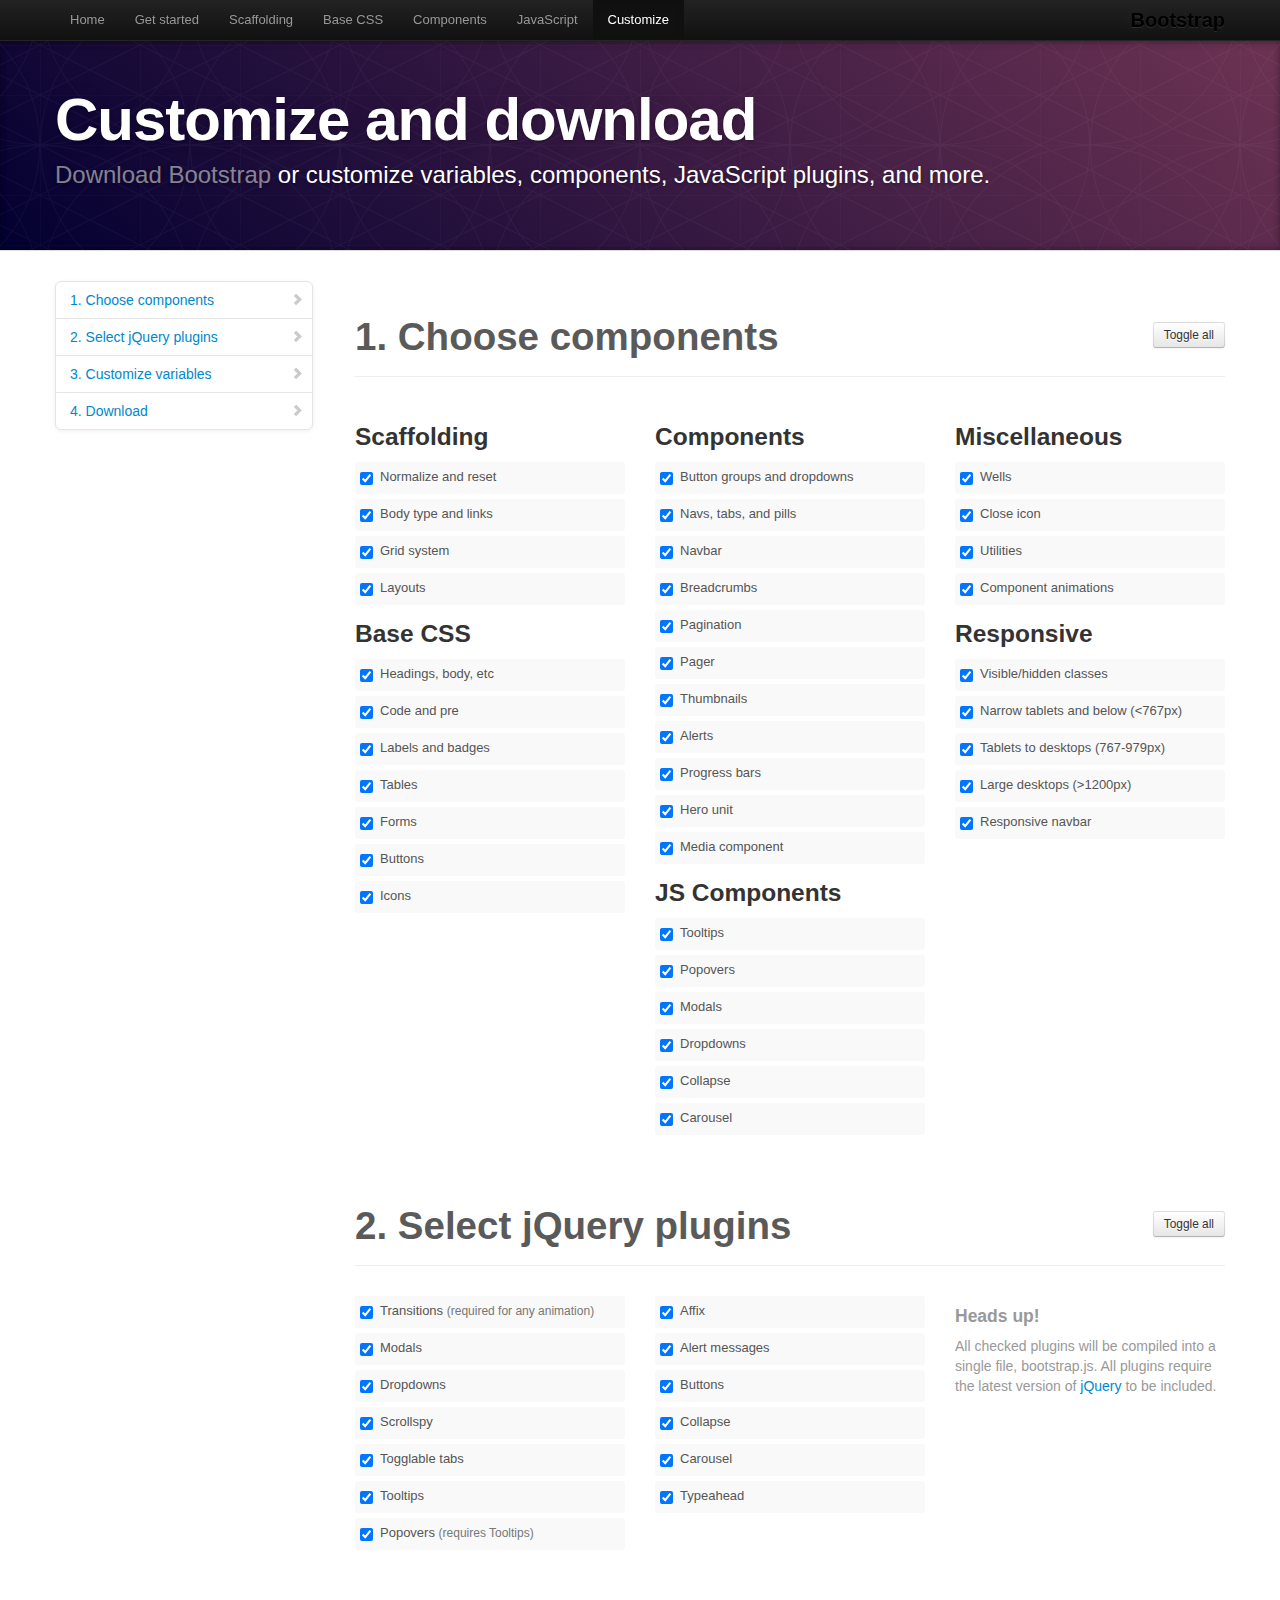
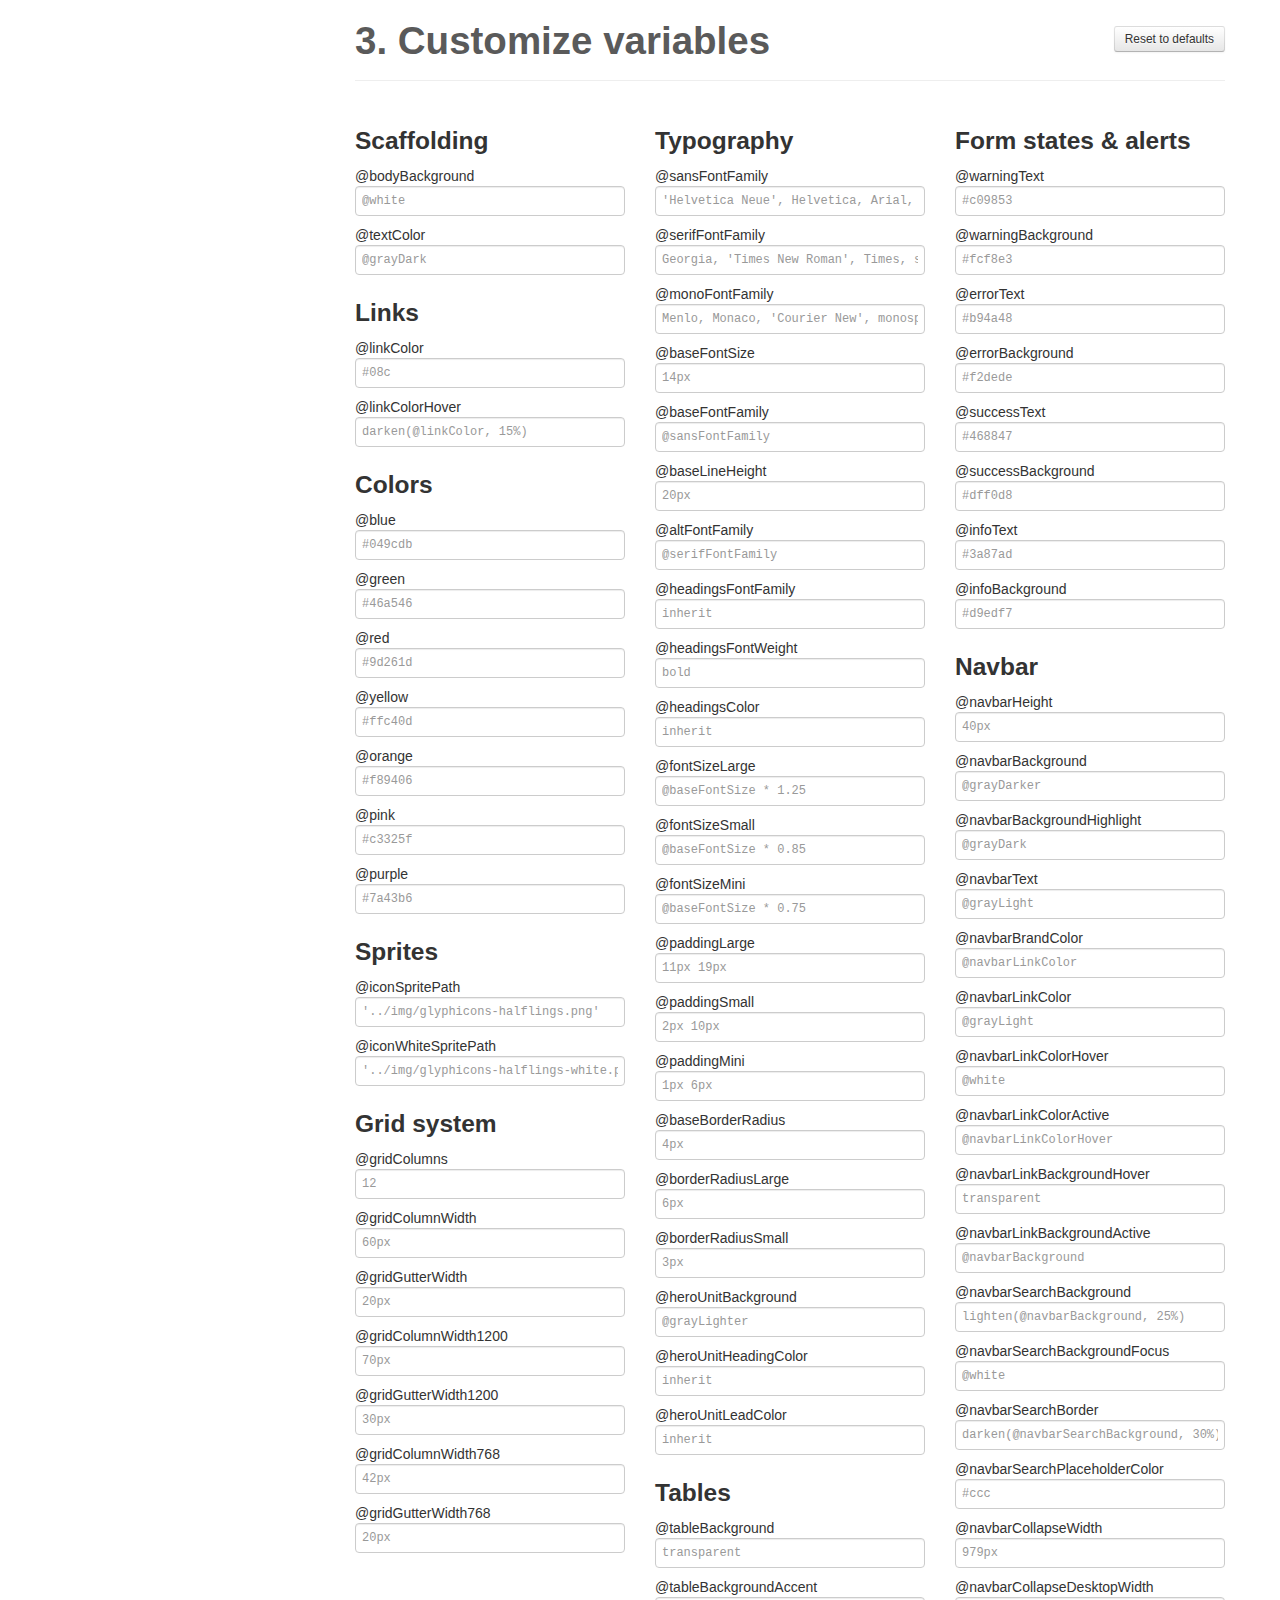
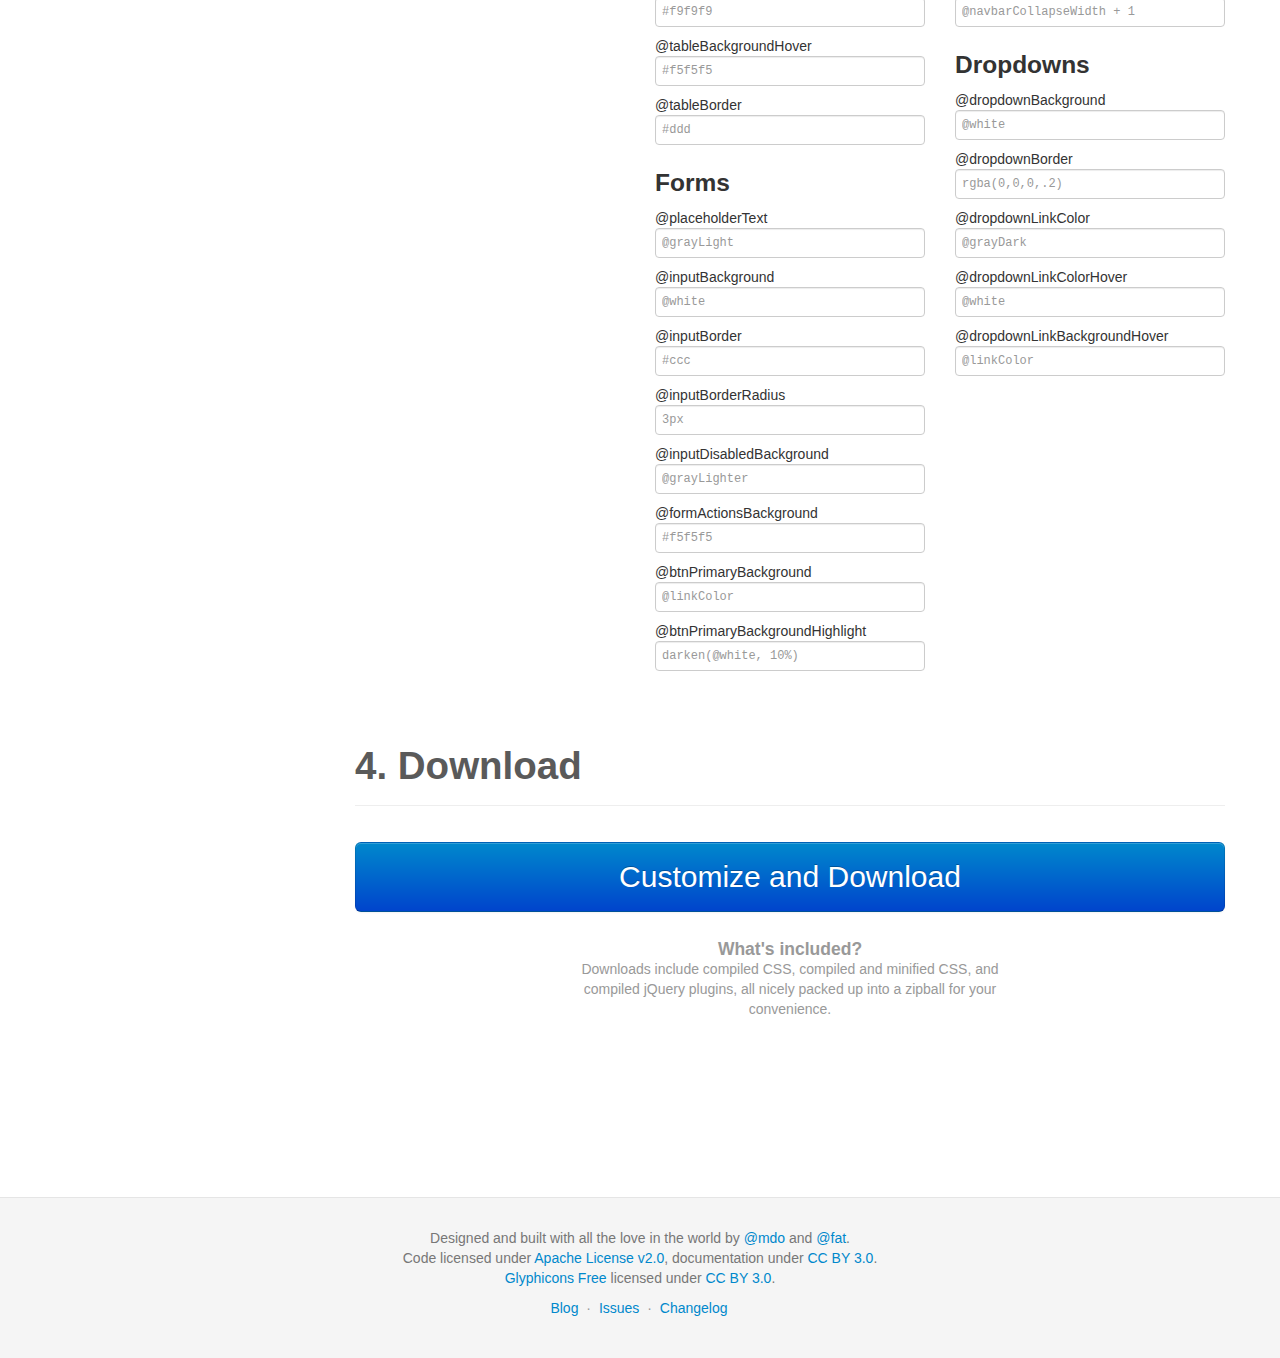
<file: bootstrap/docs/customize.html>
<!DOCTYPE html>
<html lang="en">
  <head>
    <meta charset="utf-8">
    <title>Customize · Bootstrap</title>
    <meta name="viewport" content="width=device-width, initial-scale=1.0">
    <meta name="description" content="">
    <meta name="author" content="">

    <!-- Le styles -->
    <link href="assets/css/bootstrap.css" rel="stylesheet">
    <link href="assets/css/bootstrap-responsive.css" rel="stylesheet">
    <link href="assets/css/docs.css" rel="stylesheet">
    <link href="assets/js/google-code-prettify/prettify.css" rel="stylesheet">

    <!-- Le HTML5 shim, for IE6-8 support of HTML5 elements -->
    <!--[if lt IE 9]>
      <script src="assets/js/html5shiv.js"></script>
    <![endif]-->

    <!-- Le fav and touch icons -->
    <link rel="apple-touch-icon-precomposed" sizes="144x144" href="assets/ico/apple-touch-icon-144-precomposed.png">
    <link rel="apple-touch-icon-precomposed" sizes="114x114" href="assets/ico/apple-touch-icon-114-precomposed.png">
      <link rel="apple-touch-icon-precomposed" sizes="72x72" href="assets/ico/apple-touch-icon-72-precomposed.png">
                    <link rel="apple-touch-icon-precomposed" href="assets/ico/apple-touch-icon-57-precomposed.png">
                                   <link rel="shortcut icon" href="assets/ico/favicon.png">

    <script type="text/javascript">
      var _gaq = _gaq || [];
      _gaq.push(['_setAccount', 'UA-146052-10']);
      _gaq.push(['_trackPageview']);
      (function() {
        var ga = document.createElement('script'); ga.type = 'text/javascript'; ga.async = true;
        ga.src = ('https:' == document.location.protocol ? 'https://ssl' : 'http://www') + '.google-analytics.com/ga.js';
        var s = document.getElementsByTagName('script')[0]; s.parentNode.insertBefore(ga, s);
      })();
    </script>
  </head>

  <body data-spy="scroll" data-target=".bs-docs-sidebar">

    <!-- Navbar
    ================================================== -->
    <div class="navbar navbar-inverse navbar-fixed-top">
      <div class="navbar-inner">
        <div class="container">
          <button type="button" class="btn btn-navbar" data-toggle="collapse" data-target=".nav-collapse">
            <span class="icon-bar"></span>
            <span class="icon-bar"></span>
            <span class="icon-bar"></span>
          </button>
          <a class="brand" href="./index.html">Bootstrap</a>
          <div class="nav-collapse collapse">
            <ul class="nav">
              <li class="">
                <a href="./index.html">Home</a>
              </li>
              <li class="">
                <a href="./getting-started.html">Get started</a>
              </li>
              <li class="">
                <a href="./scaffolding.html">Scaffolding</a>
              </li>
              <li class="">
                <a href="./base-css.html">Base CSS</a>
              </li>
              <li class="">
                <a href="./components.html">Components</a>
              </li>
              <li class="">
                <a href="./javascript.html">JavaScript</a>
              </li>
              <li class="active">
                <a href="./customize.html">Customize</a>
              </li>
            </ul>
          </div>
        </div>
      </div>
    </div>

<!-- Masthead
================================================== -->
<header class="jumbotron subhead" id="overview">
  <div class="container">
    <h1>Customize and download</h1>
    <p class="lead"><a href="https://github.com/twitter/bootstrap/zipball/master">Download Bootstrap</a> or customize variables, components, JavaScript plugins, and more.</p>
  </div>
</header>


  <div class="container">

    <!-- Docs nav
    ================================================== -->
    <div class="row">
      <div class="span3 bs-docs-sidebar">
        <ul class="nav nav-list bs-docs-sidenav">
          <li><a href="#components"><i class="icon-chevron-right"></i> 1. Choose components</a></li>
          <li><a href="#plugins"><i class="icon-chevron-right"></i> 2. Select jQuery plugins</a></li>
          <li><a href="#variables"><i class="icon-chevron-right"></i> 3. Customize variables</a></li>
          <li><a href="#download"><i class="icon-chevron-right"></i> 4. Download</a></li>
        </ul>
      </div>
      <div class="span9">


        <!-- Customize form
        ================================================== -->
        <form>
          <section class="download" id="components">
            <div class="page-header">
              <a class="btn btn-small pull-right toggle-all" href="#">Toggle all</a>
              <h1>
                1. Choose components
              </h1>
            </div>
            <div class="row download-builder">
              <div class="span3">
                <h3>Scaffolding</h3>
                <label class="checkbox"><input checked="checked" type="checkbox" value="reset.less"> Normalize and reset</label>
                <label class="checkbox"><input checked="checked" type="checkbox" value="scaffolding.less"> Body type and links</label>
                <label class="checkbox"><input checked="checked" type="checkbox" value="grid.less"> Grid system</label>
                <label class="checkbox"><input checked="checked" type="checkbox" value="layouts.less"> Layouts</label>
                <h3>Base CSS</h3>
                <label class="checkbox"><input checked="checked" type="checkbox" value="type.less"> Headings, body, etc</label>
                <label class="checkbox"><input checked="checked" type="checkbox" value="code.less"> Code and pre</label>
                <label class="checkbox"><input checked="checked" type="checkbox" value="labels-badges.less"> Labels and badges</label>
                <label class="checkbox"><input checked="checked" type="checkbox" value="tables.less"> Tables</label>
                <label class="checkbox"><input checked="checked" type="checkbox" value="forms.less"> Forms</label>
                <label class="checkbox"><input checked="checked" type="checkbox" value="buttons.less"> Buttons</label>
                <label class="checkbox"><input checked="checked" type="checkbox" value="sprites.less"> Icons</label>
              </div><!-- /span -->
              <div class="span3">
                <h3>Components</h3>
                <label class="checkbox"><input checked="checked" type="checkbox" value="button-groups.less"> Button groups and dropdowns</label>
                <label class="checkbox"><input checked="checked" type="checkbox" value="navs.less"> Navs, tabs, and pills</label>
                <label class="checkbox"><input checked="checked" type="checkbox" value="navbar.less"> Navbar</label>
                <label class="checkbox"><input checked="checked" type="checkbox" value="breadcrumbs.less"> Breadcrumbs</label>
                <label class="checkbox"><input checked="checked" type="checkbox" value="pagination.less"> Pagination</label>
                <label class="checkbox"><input checked="checked" type="checkbox" value="pager.less"> Pager</label>
                <label class="checkbox"><input checked="checked" type="checkbox" value="thumbnails.less"> Thumbnails</label>
                <label class="checkbox"><input checked="checked" type="checkbox" value="alerts.less"> Alerts</label>
                <label class="checkbox"><input checked="checked" type="checkbox" value="progress-bars.less"> Progress bars</label>
                <label class="checkbox"><input checked="checked" type="checkbox" value="hero-unit.less"> Hero unit</label>
                <label class="checkbox"><input checked="checked" type="checkbox" value="media.less"> Media component</label>
                <h3>JS Components</h3>
                <label class="checkbox"><input checked="checked" type="checkbox" value="tooltip.less"> Tooltips</label>
                <label class="checkbox"><input checked="checked" type="checkbox" value="popovers.less"> Popovers</label>
                <label class="checkbox"><input checked="checked" type="checkbox" value="modals.less"> Modals</label>
                <label class="checkbox"><input checked="checked" type="checkbox" value="dropdowns.less"> Dropdowns</label>
                <label class="checkbox"><input checked="checked" type="checkbox" value="accordion.less"> Collapse</label>
                <label class="checkbox"><input checked="checked" type="checkbox" value="carousel.less"> Carousel</label>
              </div><!-- /span -->
              <div class="span3">
                <h3>Miscellaneous</h3>
                <label class="checkbox"><input checked="checked" type="checkbox" value="wells.less"> Wells</label>
                <label class="checkbox"><input checked="checked" type="checkbox" value="close.less"> Close icon</label>
                <label class="checkbox"><input checked="checked" type="checkbox" value="utilities.less"> Utilities</label>
                <label class="checkbox"><input checked="checked" type="checkbox" value="component-animations.less"> Component animations</label>
                <h3>Responsive</h3>
                <label class="checkbox"><input checked="checked" type="checkbox" value="responsive-utilities.less"> Visible/hidden classes</label>
                <label class="checkbox"><input checked="checked" type="checkbox" value="responsive-767px-max.less"> Narrow tablets and below (<767px)</label>
                <label class="checkbox"><input checked="checked" type="checkbox" value="responsive-768px-979px.less"> Tablets to desktops (767-979px)</label>
                <label class="checkbox"><input checked="checked" type="checkbox" value="responsive-1200px-min.less"> Large desktops (>1200px)</label>
                <label class="checkbox"><input checked="checked" type="checkbox" value="responsive-navbar.less"> Responsive navbar</label>
              </div><!-- /span -->
            </div><!-- /row -->
          </section>

          <section class="download" id="plugins">
            <div class="page-header">
              <a class="btn btn-small pull-right toggle-all" href="#">Toggle all</a>
              <h1>
                2. Select jQuery plugins
              </h1>
            </div>
            <div class="row download-builder">
              <div class="span3">
                <label class="checkbox">
                  <input type="checkbox" checked="true" value="bootstrap-transition.js">
                  Transitions <small>(required for any animation)</small>
                </label>
                <label class="checkbox">
                  <input type="checkbox" checked="true" value="bootstrap-modal.js">
                  Modals
                </label>
                <label class="checkbox">
                  <input type="checkbox" checked="true" value="bootstrap-dropdown.js">
                  Dropdowns
                </label>
                <label class="checkbox">
                  <input type="checkbox" checked="true" value="bootstrap-scrollspy.js">
                  Scrollspy
                </label>
                <label class="checkbox">
                  <input type="checkbox" checked="true" value="bootstrap-tab.js">
                  Togglable tabs
                </label>
                <label class="checkbox">
                  <input type="checkbox" checked="true" value="bootstrap-tooltip.js">
                  Tooltips
                </label>
                <label class="checkbox">
                  <input type="checkbox" checked="true" value="bootstrap-popover.js">
                  Popovers <small>(requires Tooltips)</small>
                </label>
              </div><!-- /span -->
              <div class="span3">
                <label class="checkbox">
                  <input type="checkbox" checked="true" value="bootstrap-affix.js">
                  Affix
                </label>
                <label class="checkbox">
                  <input type="checkbox" checked="true" value="bootstrap-alert.js">
                  Alert messages
                </label>
                <label class="checkbox">
                  <input type="checkbox" checked="true" value="bootstrap-button.js">
                  Buttons
                </label>
                <label class="checkbox">
                  <input type="checkbox" checked="true" value="bootstrap-collapse.js">
                  Collapse
                </label>
                <label class="checkbox">
                  <input type="checkbox" checked="true" value="bootstrap-carousel.js">
                  Carousel
                </label>
                <label class="checkbox">
                  <input type="checkbox" checked="true" value="bootstrap-typeahead.js">
                  Typeahead
                </label>
              </div><!-- /span -->
              <div class="span3">
                <h4 class="muted">Heads up!</h4>
                <p class="muted">All checked plugins will be compiled into a single file, bootstrap.js. All plugins require the latest version of <a href="http://jquery.com/" target="_blank">jQuery</a> to be included.</p>
              </div><!-- /span -->
            </div><!-- /row -->
          </section>


          <section class="download" id="variables">
            <div class="page-header">
              <a class="btn btn-small pull-right toggle-all" href="#">Reset to defaults</a>
              <h1>
                3. Customize variables
              </h1>
            </div>
            <div class="row download-builder">
              <div class="span3">
                <h3>Scaffolding</h3>
                <label>@bodyBackground</label>
                <input type="text" class="span3" placeholder="@white">
                <label>@textColor</label>
                <input type="text" class="span3" placeholder="@grayDark">

                <h3>Links</h3>
                <label>@linkColor</label>
                <input type="text" class="span3" placeholder="#08c">
                <label>@linkColorHover</label>
                <input type="text" class="span3" placeholder="darken(@linkColor, 15%)">
                <h3>Colors</h3>
                <label>@blue</label>
                <input type="text" class="span3" placeholder="#049cdb">
                <label>@green</label>
                <input type="text" class="span3" placeholder="#46a546">
                <label>@red</label>
                <input type="text" class="span3" placeholder="#9d261d">
                <label>@yellow</label>
                <input type="text" class="span3" placeholder="#ffc40d">
                <label>@orange</label>
                <input type="text" class="span3" placeholder="#f89406">
                <label>@pink</label>
                <input type="text" class="span3" placeholder="#c3325f">
                <label>@purple</label>
                <input type="text" class="span3" placeholder="#7a43b6">

                <h3>Sprites</h3>
                <label>@iconSpritePath</label>
                <input type="text" class="span3" placeholder="'../img/glyphicons-halflings.png'">
                <label>@iconWhiteSpritePath</label>
                <input type="text" class="span3" placeholder="'../img/glyphicons-halflings-white.png'">

                <h3>Grid system</h3>
                <label>@gridColumns</label>
                <input type="text" class="span3" placeholder="12">
                <label>@gridColumnWidth</label>
                <input type="text" class="span3" placeholder="60px">
                <label>@gridGutterWidth</label>
                <input type="text" class="span3" placeholder="20px">
                <label>@gridColumnWidth1200</label>
                <input type="text" class="span3" placeholder="70px">
                <label>@gridGutterWidth1200</label>
                <input type="text" class="span3" placeholder="30px">
                <label>@gridColumnWidth768</label>
                <input type="text" class="span3" placeholder="42px">
                <label>@gridGutterWidth768</label>
                <input type="text" class="span3" placeholder="20px">

              </div><!-- /span -->
              <div class="span3">

                <h3>Typography</h3>
                <label>@sansFontFamily</label>
                <input type="text" class="span3" placeholder="'Helvetica Neue', Helvetica, Arial, sans-serif">
                <label>@serifFontFamily</label>
                <input type="text" class="span3" placeholder="Georgia, 'Times New Roman', Times, serif">
                <label>@monoFontFamily</label>
                <input type="text" class="span3" placeholder="Menlo, Monaco, 'Courier New', monospace">

                <label>@baseFontSize</label>
                <input type="text" class="span3" placeholder="14px">
                <label>@baseFontFamily</label>
                <input type="text" class="span3" placeholder="@sansFontFamily">
                <label>@baseLineHeight</label>
                <input type="text" class="span3" placeholder="20px">

                <label>@altFontFamily</label>
                <input type="text" class="span3" placeholder="@serifFontFamily">
                <label>@headingsFontFamily</label>
                <input type="text" class="span3" placeholder="inherit">
                <label>@headingsFontWeight</label>
                <input type="text" class="span3" placeholder="bold">
                <label>@headingsColor</label>
                <input type="text" class="span3" placeholder="inherit">

                <label>@fontSizeLarge</label>
                <input type="text" class="span3" placeholder="@baseFontSize * 1.25">
                <label>@fontSizeSmall</label>
                <input type="text" class="span3" placeholder="@baseFontSize * 0.85">
                <label>@fontSizeMini</label>
                <input type="text" class="span3" placeholder="@baseFontSize * 0.75">

                <label>@paddingLarge</label>
                <input type="text" class="span3" placeholder="11px 19px">
                <label>@paddingSmall</label>
                <input type="text" class="span3" placeholder="2px 10px">
                <label>@paddingMini</label>
                <input type="text" class="span3" placeholder="1px 6px">

                <label>@baseBorderRadius</label>
                <input type="text" class="span3" placeholder="4px">
                <label>@borderRadiusLarge</label>
                <input type="text" class="span3" placeholder="6px">
                <label>@borderRadiusSmall</label>
                <input type="text" class="span3" placeholder="3px">

                <label>@heroUnitBackground</label>
                <input type="text" class="span3" placeholder="@grayLighter">
                <label>@heroUnitHeadingColor</label>
                <input type="text" class="span3" placeholder="inherit">
                <label>@heroUnitLeadColor</label>
                <input type="text" class="span3" placeholder="inherit">

                <h3>Tables</h3>
                <label>@tableBackground</label>
                <input type="text" class="span3" placeholder="transparent">
                <label>@tableBackgroundAccent</label>
                <input type="text" class="span3" placeholder="#f9f9f9">
                <label>@tableBackgroundHover</label>
                <input type="text" class="span3" placeholder="#f5f5f5">
                <label>@tableBorder</label>
                <input type="text" class="span3" placeholder="#ddd">

                <h3>Forms</h3>
                <label>@placeholderText</label>
                <input type="text" class="span3" placeholder="@grayLight">
                <label>@inputBackground</label>
                <input type="text" class="span3" placeholder="@white">
                <label>@inputBorder</label>
                <input type="text" class="span3" placeholder="#ccc">
                <label>@inputBorderRadius</label>
                <input type="text" class="span3" placeholder="3px">
                <label>@inputDisabledBackground</label>
                <input type="text" class="span3" placeholder="@grayLighter">
                <label>@formActionsBackground</label>
                <input type="text" class="span3" placeholder="#f5f5f5">
                <label>@btnPrimaryBackground</label>
                <input type="text" class="span3" placeholder="@linkColor">
                <label>@btnPrimaryBackgroundHighlight</label>
                <input type="text" class="span3" placeholder="darken(@white, 10%)">

              </div><!-- /span -->
              <div class="span3">

                <h3>Form states &amp; alerts</h3>
                <label>@warningText</label>
                <input type="text" class="span3" placeholder="#c09853">
                <label>@warningBackground</label>
                <input type="text" class="span3" placeholder="#fcf8e3">
                <label>@errorText</label>
                <input type="text" class="span3" placeholder="#b94a48">
                <label>@errorBackground</label>
                <input type="text" class="span3" placeholder="#f2dede">
                <label>@successText</label>
                <input type="text" class="span3" placeholder="#468847">
                <label>@successBackground</label>
                <input type="text" class="span3" placeholder="#dff0d8">
                <label>@infoText</label>
                <input type="text" class="span3" placeholder="#3a87ad">
                <label>@infoBackground</label>
                <input type="text" class="span3" placeholder="#d9edf7">

                <h3>Navbar</h3>
                <label>@navbarHeight</label>
                <input type="text" class="span3" placeholder="40px">
                <label>@navbarBackground</label>
                <input type="text" class="span3" placeholder="@grayDarker">
                <label>@navbarBackgroundHighlight</label>
                <input type="text" class="span3" placeholder="@grayDark">
                <label>@navbarText</label>
                <input type="text" class="span3" placeholder="@grayLight">
                <label>@navbarBrandColor</label>
                <input type="text" class="span3" placeholder="@navbarLinkColor">
                <label>@navbarLinkColor</label>
                <input type="text" class="span3" placeholder="@grayLight">
                <label>@navbarLinkColorHover</label>
                <input type="text" class="span3" placeholder="@white">
                <label>@navbarLinkColorActive</label>
                <input type="text" class="span3" placeholder="@navbarLinkColorHover">
                <label>@navbarLinkBackgroundHover</label>
                <input type="text" class="span3" placeholder="transparent">
                <label>@navbarLinkBackgroundActive</label>
                <input type="text" class="span3" placeholder="@navbarBackground">
                <label>@navbarSearchBackground</label>
                <input type="text" class="span3" placeholder="lighten(@navbarBackground, 25%)">
                <label>@navbarSearchBackgroundFocus</label>
                <input type="text" class="span3" placeholder="@white">
                <label>@navbarSearchBorder</label>
                <input type="text" class="span3" placeholder="darken(@navbarSearchBackground, 30%)">
                <label>@navbarSearchPlaceholderColor</label>
                <input type="text" class="span3" placeholder="#ccc">

                <label>@navbarCollapseWidth</label>
                <input type="text" class="span3" placeholder="979px">
                <label>@navbarCollapseDesktopWidth</label>
                <input type="text" class="span3" placeholder="@navbarCollapseWidth + 1">

                <h3>Dropdowns</h3>
                <label>@dropdownBackground</label>
                <input type="text" class="span3" placeholder="@white">
                <label>@dropdownBorder</label>
                <input type="text" class="span3" placeholder="rgba(0,0,0,.2)">
                <label>@dropdownLinkColor</label>
                <input type="text" class="span3" placeholder="@grayDark">
                <label>@dropdownLinkColorHover</label>
                <input type="text" class="span3" placeholder="@white">
                <label>@dropdownLinkBackgroundHover</label>
                <input type="text" class="span3" placeholder="@linkColor">
              </div><!-- /span -->
            </div><!-- /row -->
          </section>

          <section class="download" id="download">
            <div class="page-header">
              <h1>
                4. Download
              </h1>
            </div>
            <div class="download-btn">
              <a class="btn btn-primary" href="#" onclick="_gaq.push(['_trackEvent', 'Customize', 'Download', 'Customize and Download']);">Customize and Download</a>
              <h4>What's included?</h4>
              <p>Downloads include compiled CSS, compiled and minified CSS, and compiled jQuery plugins, all nicely packed up into a zipball for your convenience.</p>
            </div>
          </section><!-- /download -->
        </form>



      </div>
    </div>

  </div>



    <!-- Footer
    ================================================== -->
    <footer class="footer">
      <div class="container">
        <p>Designed and built with all the love in the world by <a href="http://twitter.com/mdo" target="_blank">@mdo</a> and <a href="http://twitter.com/fat" target="_blank">@fat</a>.</p>
        <p>Code licensed under <a href="http://www.apache.org/licenses/LICENSE-2.0" target="_blank">Apache License v2.0</a>, documentation under <a href="http://creativecommons.org/licenses/by/3.0/">CC BY 3.0</a>.</p>
        <p><a href="http://glyphicons.com">Glyphicons Free</a> licensed under <a href="http://creativecommons.org/licenses/by/3.0/">CC BY 3.0</a>.</p>
        <ul class="footer-links">
          <li><a href="http://blog.getbootstrap.com">Blog</a></li>
          <li class="muted">&middot;</li>
          <li><a href="https://github.com/twitter/bootstrap/issues?state=open">Issues</a></li>
          <li class="muted">&middot;</li>
          <li><a href="https://github.com/twitter/bootstrap/blob/master/CHANGELOG.md">Changelog</a></li>
        </ul>
      </div>
    </footer>



    <!-- Le javascript
    ================================================== -->
    <!-- Placed at the end of the document so the pages load faster -->
    <script type="text/javascript" src="http://platform.twitter.com/widgets.js"></script>
    <script src="assets/js/jquery.js"></script>
    <script src="assets/js/bootstrap-transition.js"></script>
    <script src="assets/js/bootstrap-alert.js"></script>
    <script src="assets/js/bootstrap-modal.js"></script>
    <script src="assets/js/bootstrap-dropdown.js"></script>
    <script src="assets/js/bootstrap-scrollspy.js"></script>
    <script src="assets/js/bootstrap-tab.js"></script>
    <script src="assets/js/bootstrap-tooltip.js"></script>
    <script src="assets/js/bootstrap-popover.js"></script>
    <script src="assets/js/bootstrap-button.js"></script>
    <script src="assets/js/bootstrap-collapse.js"></script>
    <script src="assets/js/bootstrap-carousel.js"></script>
    <script src="assets/js/bootstrap-typeahead.js"></script>
    <script src="assets/js/bootstrap-affix.js"></script>

    <script src="assets/js/holder/holder.js"></script>
    <script src="assets/js/google-code-prettify/prettify.js"></script>

    <script src="assets/js/application.js"></script>


    <!-- Analytics
    ================================================== -->
    <script>
      var _gauges = _gauges || [];
      (function() {
        var t   = document.createElement('script');
        t.type  = 'text/javascript';
        t.async = true;
        t.id    = 'gauges-tracker';
        t.setAttribute('data-site-id', '4f0dc9fef5a1f55508000013');
        t.src = '//secure.gaug.es/track.js';
        var s = document.getElementsByTagName('script')[0];
        s.parentNode.insertBefore(t, s);
      })();
    </script>

  </body>
</html>
</file>
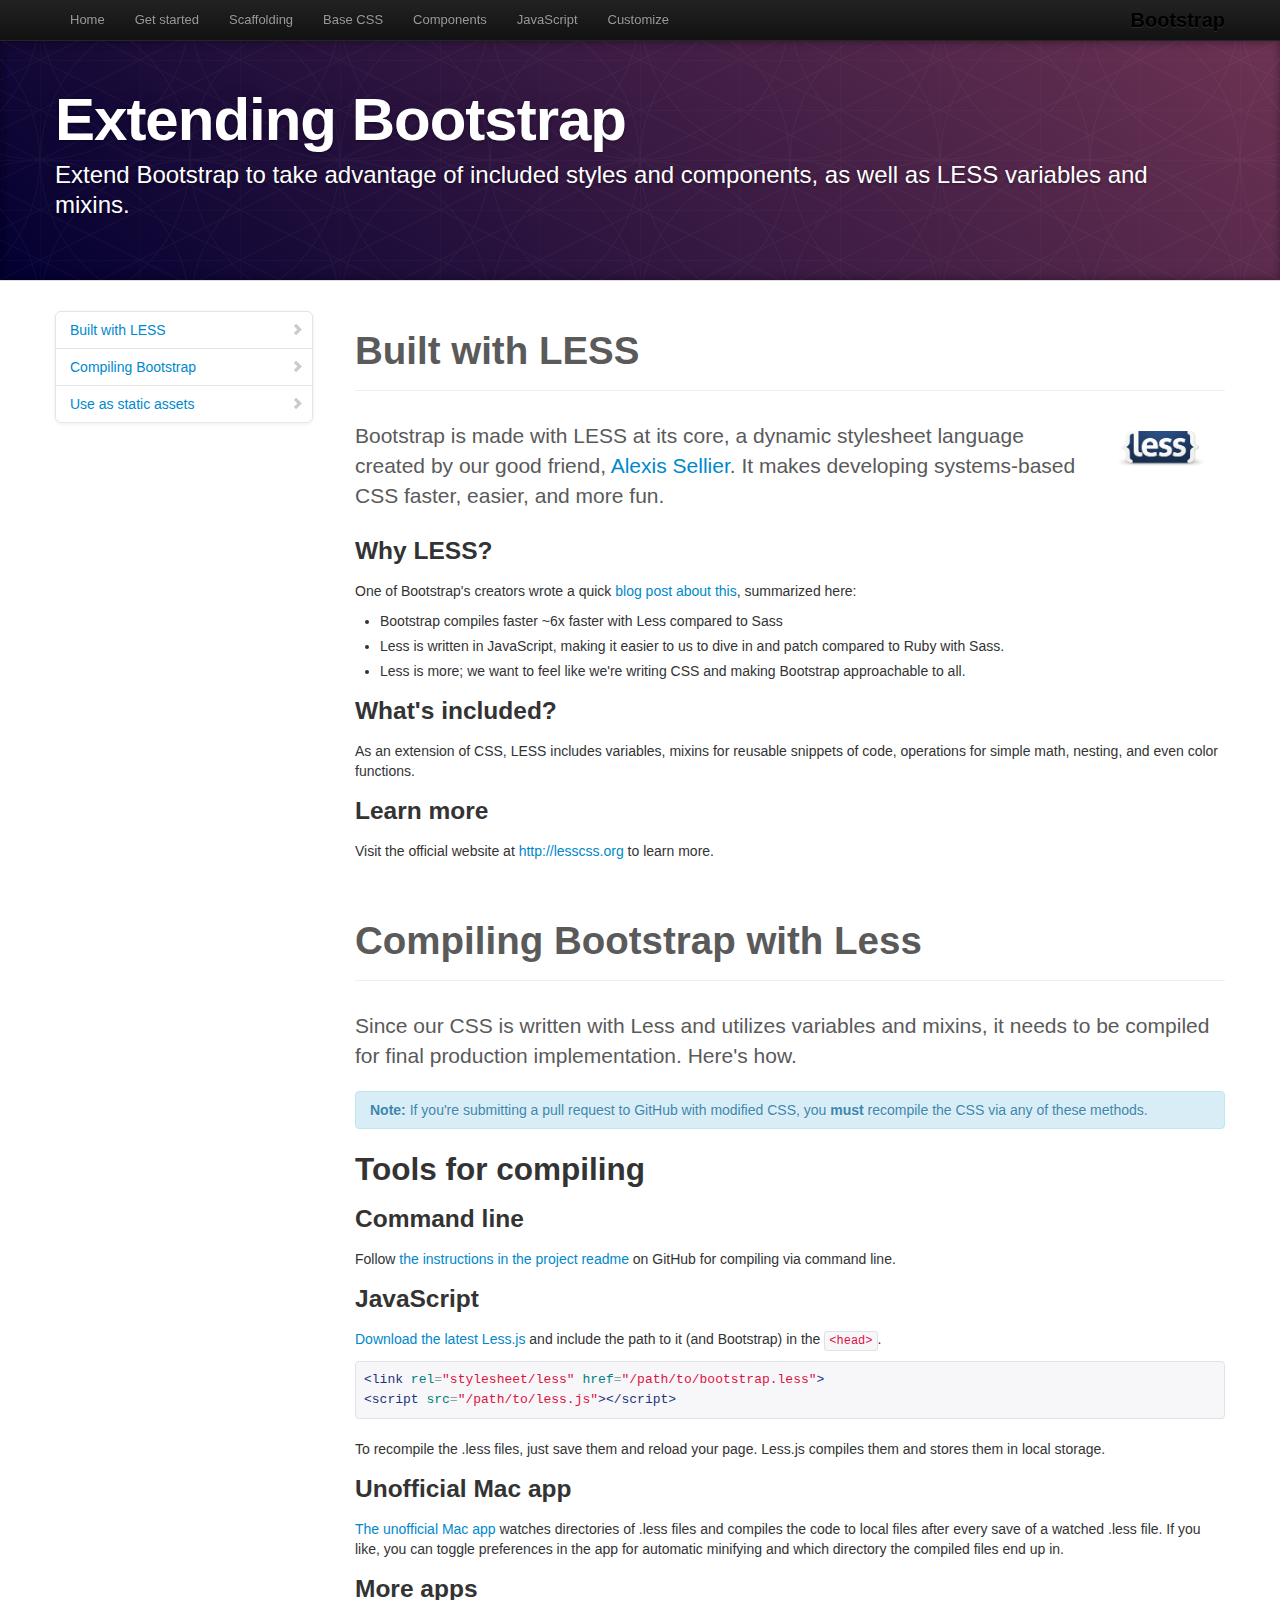
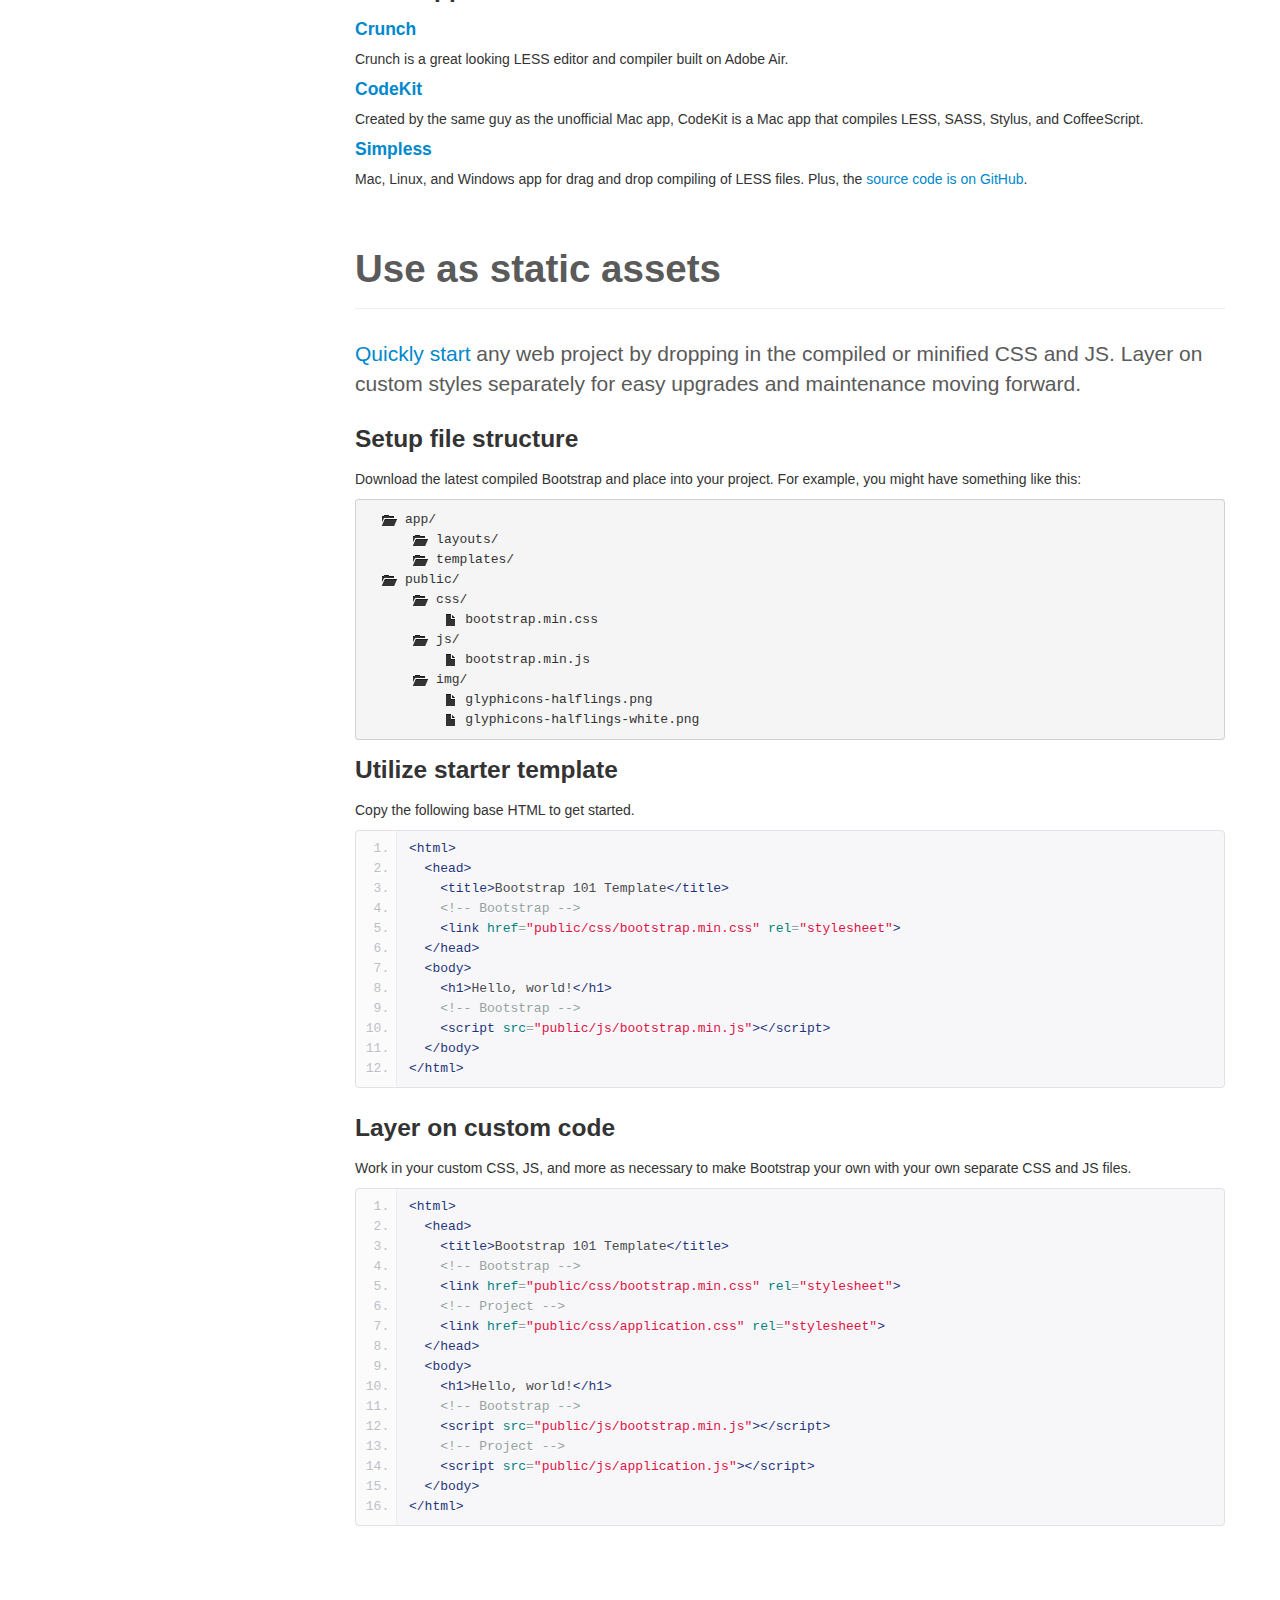
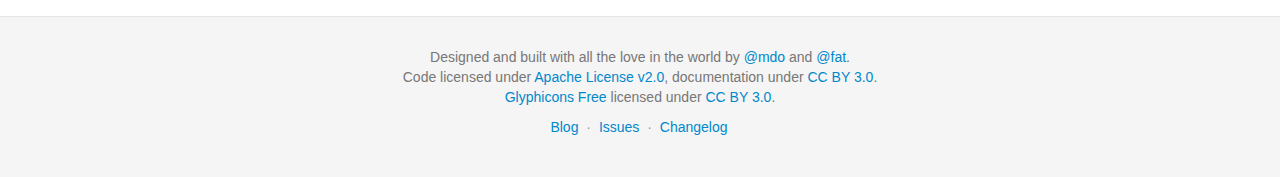
<file: bootstrap/docs/extend.html>
<!DOCTYPE html>
<html lang="en">
  <head>
    <meta charset="utf-8">
    <title>Extend · Bootstrap</title>
    <meta name="viewport" content="width=device-width, initial-scale=1.0">
    <meta name="description" content="">
    <meta name="author" content="">

    <!-- Le styles -->
    <link href="assets/css/bootstrap.css" rel="stylesheet">
    <link href="assets/css/bootstrap-responsive.css" rel="stylesheet">
    <link href="assets/css/docs.css" rel="stylesheet">
    <link href="assets/js/google-code-prettify/prettify.css" rel="stylesheet">

    <!-- Le HTML5 shim, for IE6-8 support of HTML5 elements -->
    <!--[if lt IE 9]>
      <script src="assets/js/html5shiv.js"></script>
    <![endif]-->

    <!-- Le fav and touch icons -->
    <link rel="apple-touch-icon-precomposed" sizes="144x144" href="assets/ico/apple-touch-icon-144-precomposed.png">
    <link rel="apple-touch-icon-precomposed" sizes="114x114" href="assets/ico/apple-touch-icon-114-precomposed.png">
      <link rel="apple-touch-icon-precomposed" sizes="72x72" href="assets/ico/apple-touch-icon-72-precomposed.png">
                    <link rel="apple-touch-icon-precomposed" href="assets/ico/apple-touch-icon-57-precomposed.png">
                                   <link rel="shortcut icon" href="assets/ico/favicon.png">

    <script type="text/javascript">
      var _gaq = _gaq || [];
      _gaq.push(['_setAccount', 'UA-146052-10']);
      _gaq.push(['_trackPageview']);
      (function() {
        var ga = document.createElement('script'); ga.type = 'text/javascript'; ga.async = true;
        ga.src = ('https:' == document.location.protocol ? 'https://ssl' : 'http://www') + '.google-analytics.com/ga.js';
        var s = document.getElementsByTagName('script')[0]; s.parentNode.insertBefore(ga, s);
      })();
    </script>
  </head>

  <body data-spy="scroll" data-target=".bs-docs-sidebar">

    <!-- Navbar
    ================================================== -->
    <div class="navbar navbar-inverse navbar-fixed-top">
      <div class="navbar-inner">
        <div class="container">
          <button type="button" class="btn btn-navbar" data-toggle="collapse" data-target=".nav-collapse">
            <span class="icon-bar"></span>
            <span class="icon-bar"></span>
            <span class="icon-bar"></span>
          </button>
          <a class="brand" href="./index.html">Bootstrap</a>
          <div class="nav-collapse collapse">
            <ul class="nav">
              <li class="">
                <a href="./index.html">Home</a>
              </li>
              <li class="">
                <a href="./getting-started.html">Get started</a>
              </li>
              <li class="">
                <a href="./scaffolding.html">Scaffolding</a>
              </li>
              <li class="">
                <a href="./base-css.html">Base CSS</a>
              </li>
              <li class="">
                <a href="./components.html">Components</a>
              </li>
              <li class="">
                <a href="./javascript.html">JavaScript</a>
              </li>
              <li class="">
                <a href="./customize.html">Customize</a>
              </li>
            </ul>
          </div>
        </div>
      </div>
    </div>

<!-- Subhead
================================================== -->
<header class="jumbotron subhead" id="overview">
  <div class="container">
    <h1>Extending Bootstrap</h1>
    <p class="lead">Extend Bootstrap to take advantage of included styles and components, as well as LESS variables and mixins.</p>
  <div>
</header>

  <div class="container">

    <!-- Docs nav
    ================================================== -->
    <div class="row">
      <div class="span3 bs-docs-sidebar">
        <ul class="nav nav-list bs-docs-sidenav">
          <li><a href="#built-with-less"><i class="icon-chevron-right"></i> Built with LESS</a></li>
          <li><a href="#compiling"><i class="icon-chevron-right"></i> Compiling Bootstrap</a></li>
          <li><a href="#static-assets"><i class="icon-chevron-right"></i> Use as static assets</a></li>
        </ul>
      </div>
      <div class="span9">



        <!-- BUILT WITH LESS
        ================================================== -->
        <section id="built-with-less">
          <div class="page-header">
            <h1>Built with LESS</h1>
          </div>

          <img style="float: right; height: 36px; margin: 10px 20px 20px" src="assets/img/less-logo-large.png" alt="LESS CSS">
          <p class="lead">Bootstrap is made with LESS at its core, a dynamic stylesheet language created by our good friend, <a href="http://cloudhead.io">Alexis Sellier</a>. It makes developing systems-based CSS faster, easier, and more fun.</p>

          <h3>Why LESS?</h3>
          <p>One of Bootstrap's creators wrote a quick <a href="http://www.wordsbyf.at/2012/03/08/why-less/">blog post about this</a>, summarized here:</p>
          <ul>
            <li>Bootstrap compiles faster ~6x faster with Less compared to Sass</li>
            <li>Less is written in JavaScript, making it easier to us to dive in and patch compared to Ruby with Sass.</li>
            <li>Less is more; we want to feel like we're writing CSS and making Bootstrap approachable to all.</li>
          </ul>

          <h3>What's included?</h3>
          <p>As an extension of CSS, LESS includes variables, mixins for reusable snippets of code, operations for simple math, nesting, and even color functions.</p>

          <h3>Learn more</h3>
          <p>Visit the official website at <a href="http://lesscss.org">http://lesscss.org</a> to learn more.</p>
        </section>



        <!-- COMPILING LESS AND BOOTSTRAP
        ================================================== -->
        <section id="compiling">
          <div class="page-header">
            <h1>Compiling Bootstrap with Less</h1>
          </div>

          <p class="lead">Since our CSS is written with Less and utilizes variables and mixins, it needs to be compiled for final production implementation. Here's how.</p>

          <div class="alert alert-info">
            <strong>Note:</strong> If you're submitting a pull request to GitHub with modified CSS, you <strong>must</strong> recompile the CSS via any of these methods.
          </div>

          <h2>Tools for compiling</h2>

          <h3>Command line</h3>
          <p>Follow <a href="https://github.com/twitter/bootstrap#developers">the instructions in the project readme</a> on GitHub for compiling via command line.</p>

          <h3>JavaScript</h3>
          <p><a href="http://lesscss.org/">Download the latest Less.js</a> and include the path to it (and Bootstrap) in the <code>&lt;head&gt;</code>.</p>
<pre class="prettyprint">
&lt;link rel="stylesheet/less" href="/path/to/bootstrap.less"&gt;
&lt;script src="/path/to/less.js"&gt;&lt;/script&gt;
</pre>
          <p>To recompile the .less files, just save them and reload your page. Less.js compiles them and stores them in local storage.</p>

          <h3>Unofficial Mac app</h3>
          <p><a href="http://incident57.com/less/">The unofficial Mac app</a> watches directories of .less files and compiles the code to local files after every save of a watched .less file. If you like, you can toggle preferences in the app for automatic minifying and which directory the compiled files end up in.</p>

          <h3>More apps</h3>
          <h4><a href="http://crunchapp.net/" target="_blank">Crunch</a></h4>
          <p>Crunch is a great looking LESS editor and compiler built on Adobe Air.</p>
          <h4><a href="http://incident57.com/codekit/" target="_blank">CodeKit</a></h4>
          <p>Created by the same guy as the unofficial Mac app, CodeKit is a Mac app that compiles LESS, SASS, Stylus, and CoffeeScript.</p>
          <h4><a href="http://wearekiss.com/simpless" target="_blank">Simpless</a></h4>
          <p>Mac, Linux, and Windows app for drag and drop compiling of LESS files. Plus, the <a href="https://github.com/Paratron/SimpLESS" target="_blank">source code is on GitHub</a>.</p>

        </section>



        <!-- Static assets
        ================================================== -->
        <section id="static-assets">
          <div class="page-header">
            <h1>Use as static assets</h1>
          </div>
          <p class="lead"><a href="./getting-started.html">Quickly start</a> any web project by dropping in the compiled or minified CSS and JS. Layer on custom styles separately for easy upgrades and maintenance moving forward.</p>

          <h3>Setup file structure</h3>
          <p>Download the latest compiled Bootstrap and place into your project. For example, you might have something like this:</p>
<pre>
  <span class="icon-folder-open"></span> app/
      <span class="icon-folder-open"></span> layouts/
      <span class="icon-folder-open"></span> templates/
  <span class="icon-folder-open"></span> public/
      <span class="icon-folder-open"></span> css/
          <span class="icon-file"></span> bootstrap.min.css
      <span class="icon-folder-open"></span> js/
          <span class="icon-file"></span> bootstrap.min.js
      <span class="icon-folder-open"></span> img/
          <span class="icon-file"></span> glyphicons-halflings.png
          <span class="icon-file"></span> glyphicons-halflings-white.png
</pre>

          <h3>Utilize starter template</h3>
          <p>Copy the following base HTML to get started.</p>
<pre class="prettyprint linenums">
&lt;html&gt;
  &lt;head&gt;
    &lt;title&gt;Bootstrap 101 Template&lt;/title&gt;
    &lt;!-- Bootstrap --&gt;
    &lt;link href="public/css/bootstrap.min.css" rel="stylesheet"&gt;
  &lt;/head&gt;
  &lt;body&gt;
    &lt;h1&gt;Hello, world!&lt;/h1&gt;
    &lt;!-- Bootstrap --&gt;
    &lt;script src="public/js/bootstrap.min.js"&gt;&lt;/script&gt;
  &lt;/body&gt;
&lt;/html&gt;
</pre>

          <h3>Layer on custom code</h3>
          <p>Work in your custom CSS, JS, and more as necessary to make Bootstrap your own with your own separate CSS and JS files.</p>
<pre class="prettyprint linenums">
&lt;html&gt;
  &lt;head&gt;
    &lt;title&gt;Bootstrap 101 Template&lt;/title&gt;
    &lt;!-- Bootstrap --&gt;
    &lt;link href="public/css/bootstrap.min.css" rel="stylesheet"&gt;
    &lt;!-- Project --&gt;
    &lt;link href="public/css/application.css" rel="stylesheet"&gt;
  &lt;/head&gt;
  &lt;body&gt;
    &lt;h1&gt;Hello, world!&lt;/h1&gt;
    &lt;!-- Bootstrap --&gt;
    &lt;script src="public/js/bootstrap.min.js"&gt;&lt;/script&gt;
    &lt;!-- Project --&gt;
    &lt;script src="public/js/application.js"&gt;&lt;/script&gt;
  &lt;/body&gt;
&lt;/html&gt;
</pre>

        </section>

      </div>
    </div>

  </div>



    <!-- Footer
    ================================================== -->
    <footer class="footer">
      <div class="container">
        <p>Designed and built with all the love in the world by <a href="http://twitter.com/mdo" target="_blank">@mdo</a> and <a href="http://twitter.com/fat" target="_blank">@fat</a>.</p>
        <p>Code licensed under <a href="http://www.apache.org/licenses/LICENSE-2.0" target="_blank">Apache License v2.0</a>, documentation under <a href="http://creativecommons.org/licenses/by/3.0/">CC BY 3.0</a>.</p>
        <p><a href="http://glyphicons.com">Glyphicons Free</a> licensed under <a href="http://creativecommons.org/licenses/by/3.0/">CC BY 3.0</a>.</p>
        <ul class="footer-links">
          <li><a href="http://blog.getbootstrap.com">Blog</a></li>
          <li class="muted">&middot;</li>
          <li><a href="https://github.com/twitter/bootstrap/issues?state=open">Issues</a></li>
          <li class="muted">&middot;</li>
          <li><a href="https://github.com/twitter/bootstrap/blob/master/CHANGELOG.md">Changelog</a></li>
        </ul>
      </div>
    </footer>



    <!-- Le javascript
    ================================================== -->
    <!-- Placed at the end of the document so the pages load faster -->
    <script type="text/javascript" src="http://platform.twitter.com/widgets.js"></script>
    <script src="assets/js/jquery.js"></script>
    <script src="assets/js/bootstrap-transition.js"></script>
    <script src="assets/js/bootstrap-alert.js"></script>
    <script src="assets/js/bootstrap-modal.js"></script>
    <script src="assets/js/bootstrap-dropdown.js"></script>
    <script src="assets/js/bootstrap-scrollspy.js"></script>
    <script src="assets/js/bootstrap-tab.js"></script>
    <script src="assets/js/bootstrap-tooltip.js"></script>
    <script src="assets/js/bootstrap-popover.js"></script>
    <script src="assets/js/bootstrap-button.js"></script>
    <script src="assets/js/bootstrap-collapse.js"></script>
    <script src="assets/js/bootstrap-carousel.js"></script>
    <script src="assets/js/bootstrap-typeahead.js"></script>
    <script src="assets/js/bootstrap-affix.js"></script>

    <script src="assets/js/holder/holder.js"></script>
    <script src="assets/js/google-code-prettify/prettify.js"></script>

    <script src="assets/js/application.js"></script>


    <!-- Analytics
    ================================================== -->
    <script>
      var _gauges = _gauges || [];
      (function() {
        var t   = document.createElement('script');
        t.type  = 'text/javascript';
        t.async = true;
        t.id    = 'gauges-tracker';
        t.setAttribute('data-site-id', '4f0dc9fef5a1f55508000013');
        t.src = '//secure.gaug.es/track.js';
        var s = document.getElementsByTagName('script')[0];
        s.parentNode.insertBefore(t, s);
      })();
    </script>

  </body>
</html>
</file>
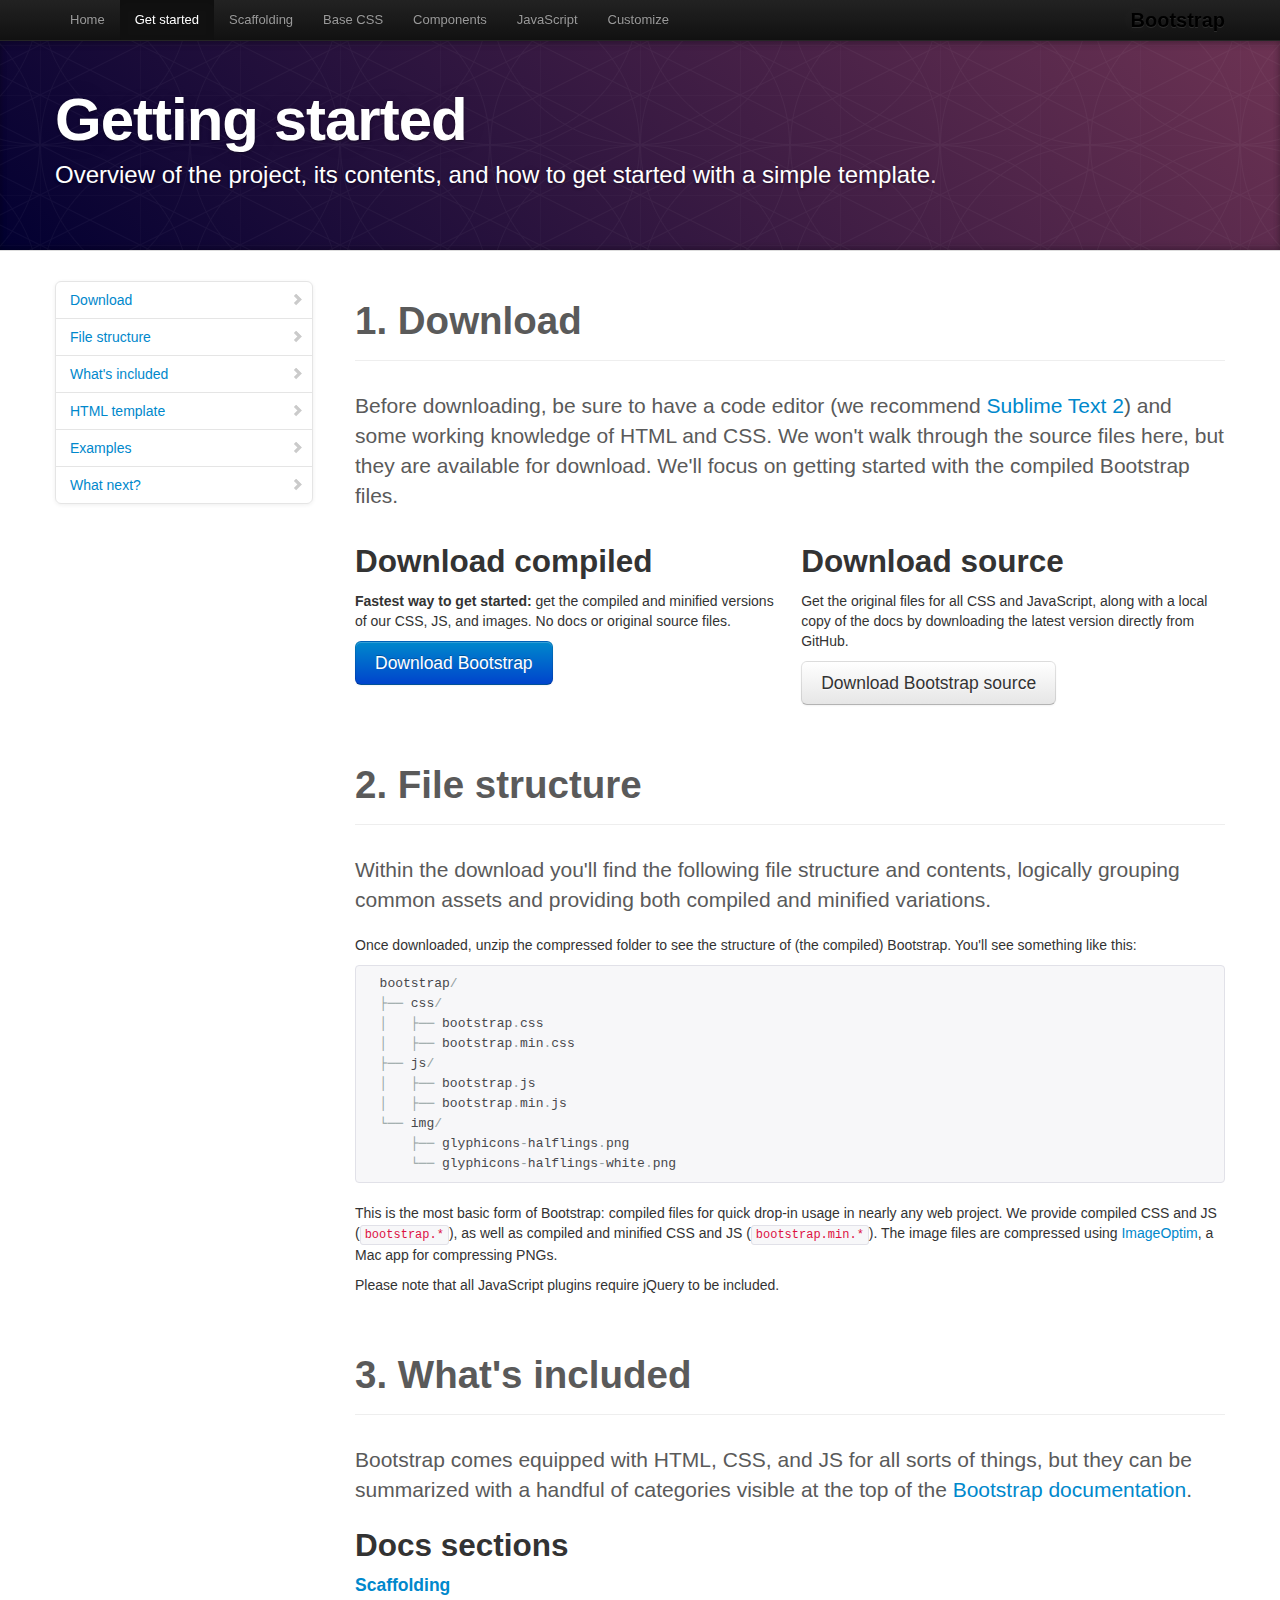
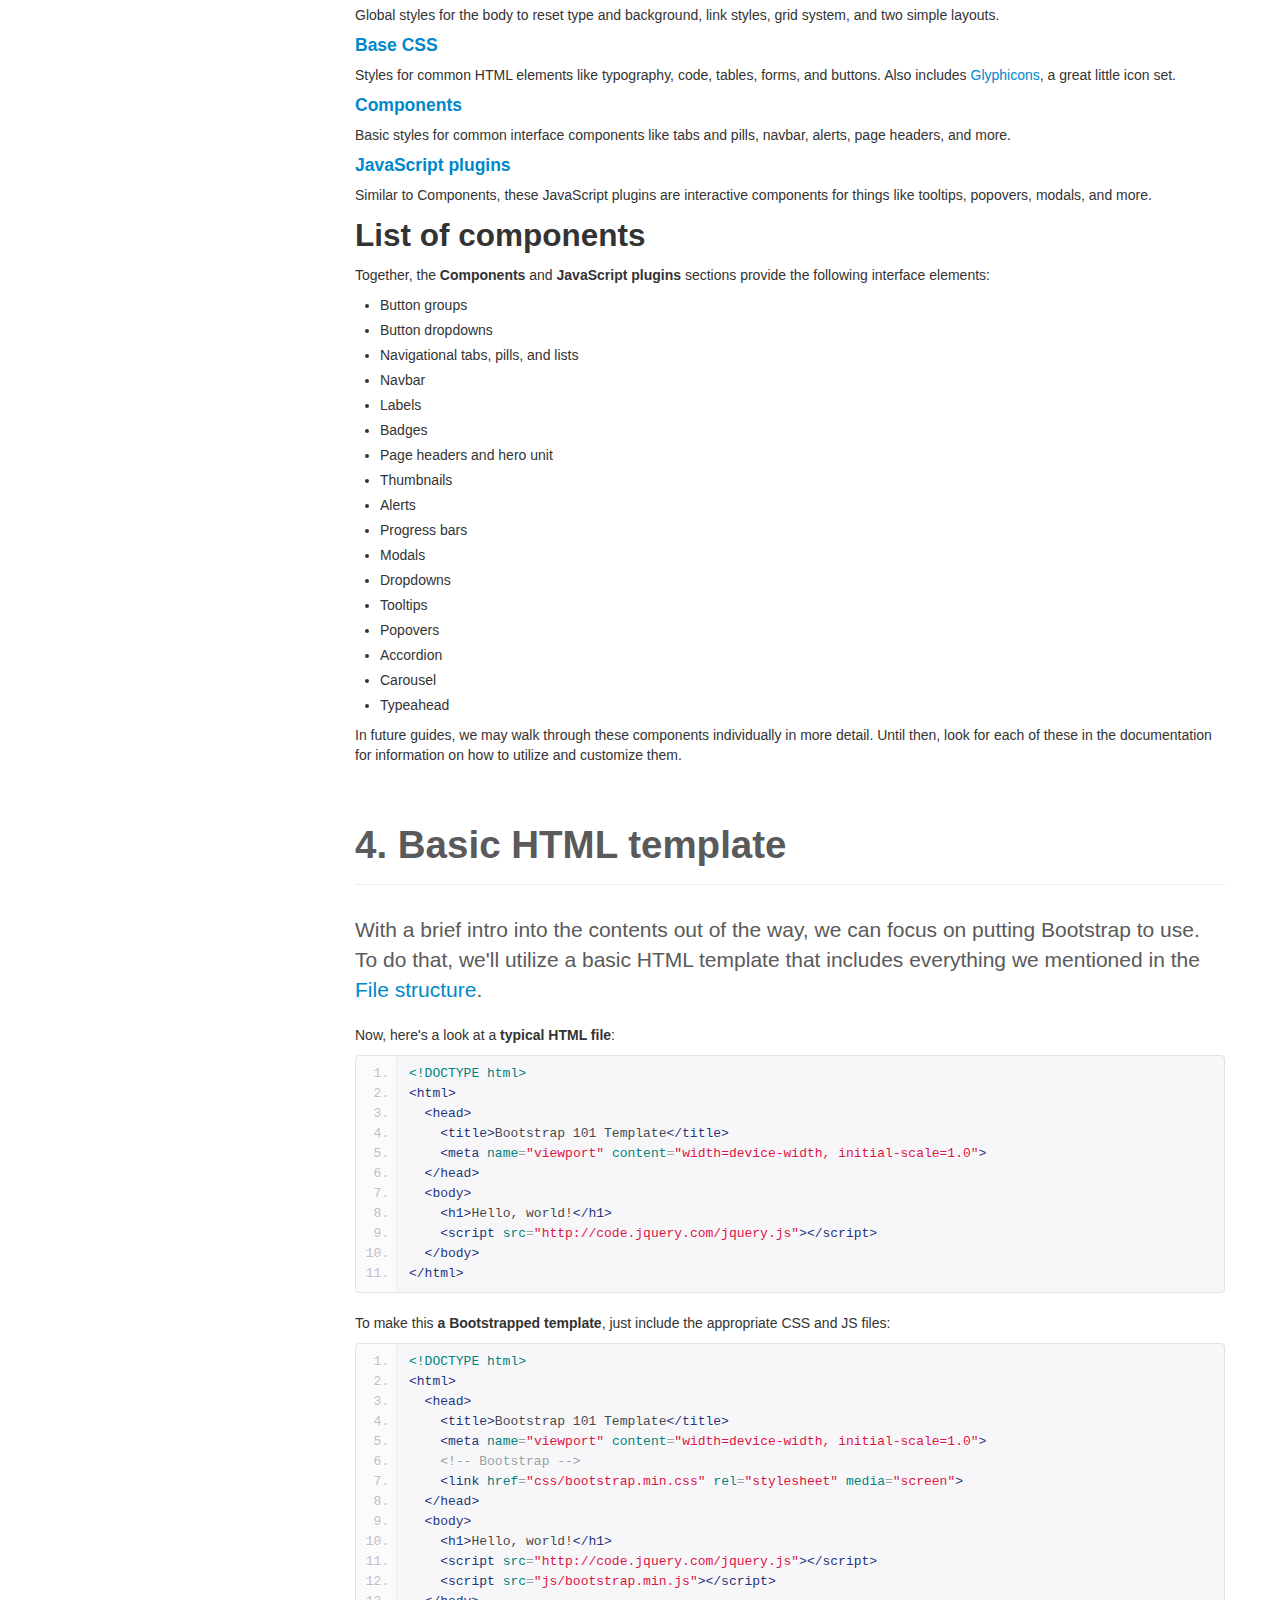
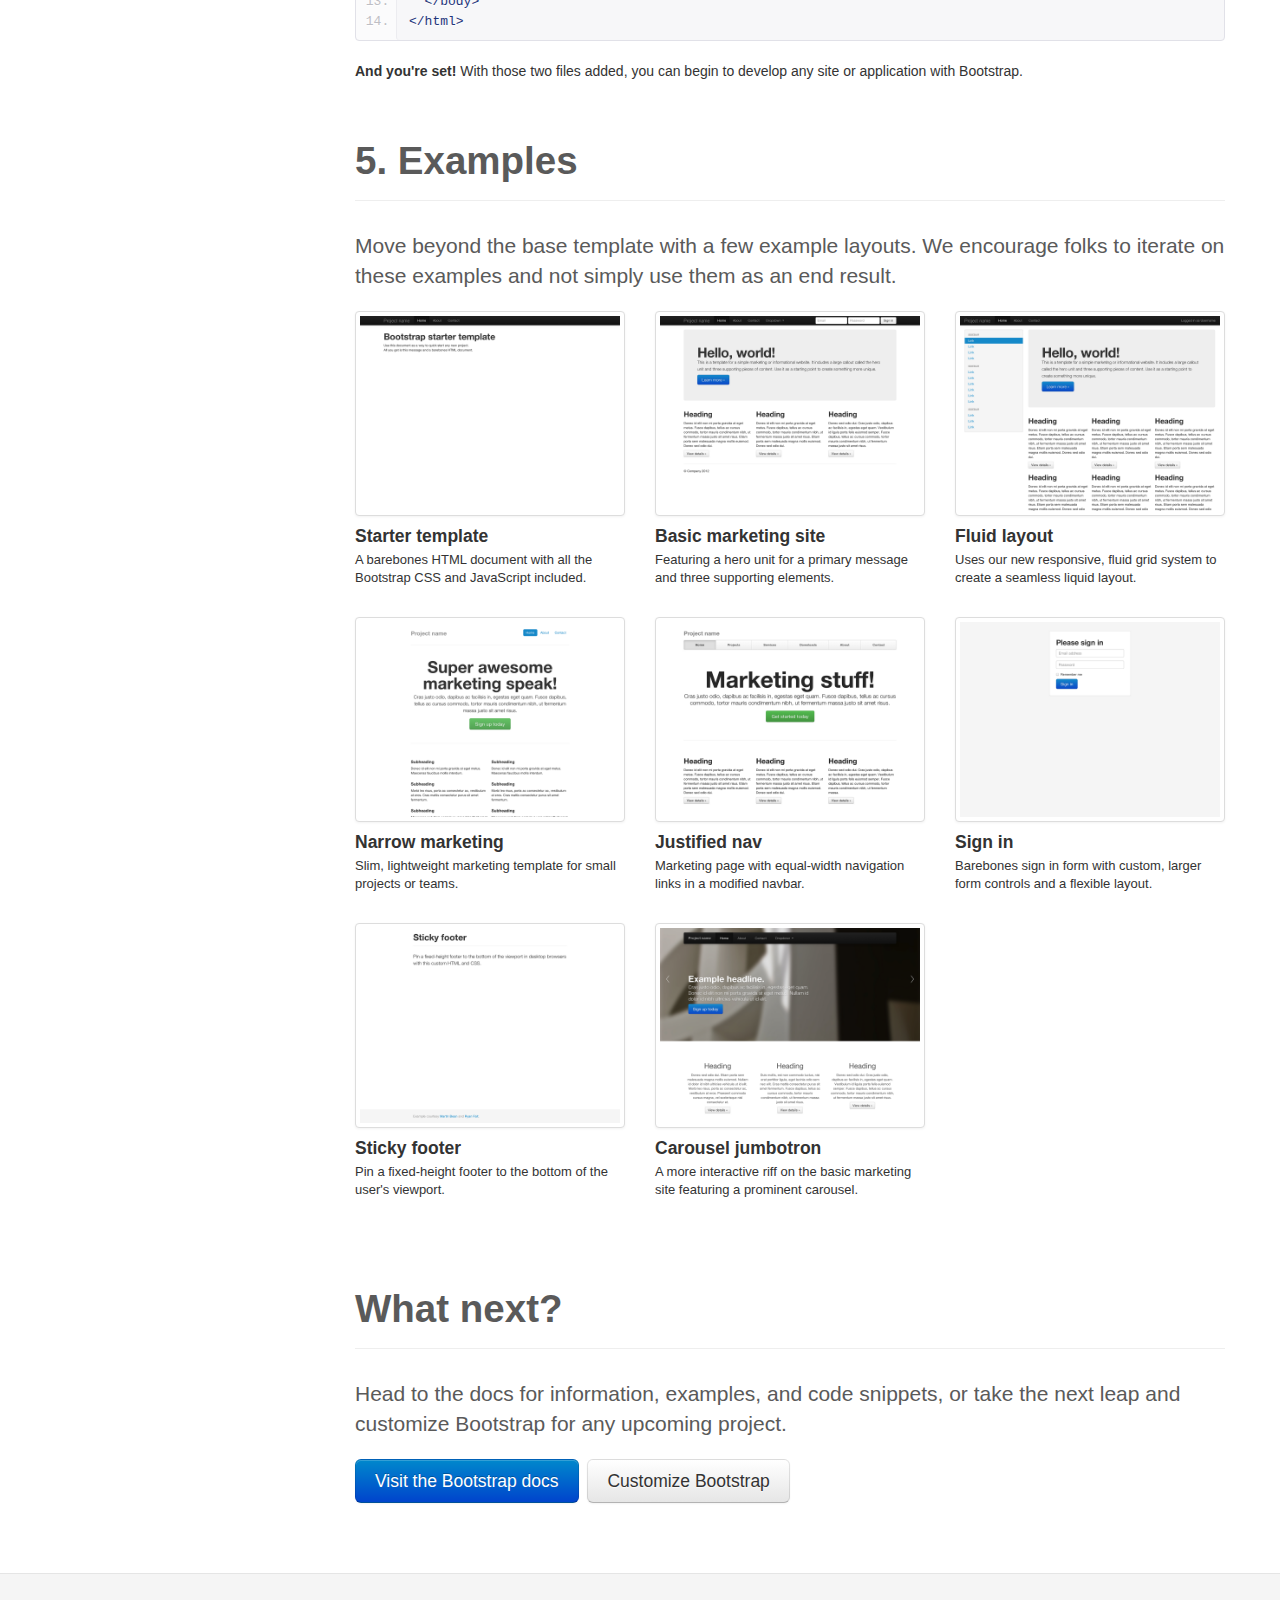
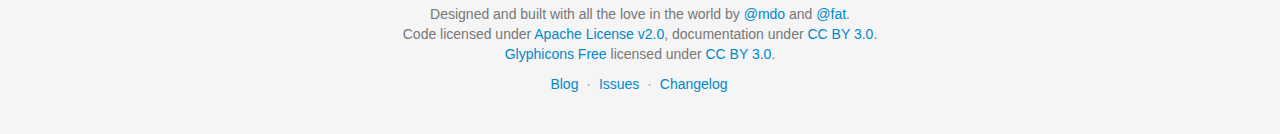
<file: bootstrap/docs/getting-started.html>
<!DOCTYPE html>
<html lang="en">
  <head>
    <meta charset="utf-8">
    <title>Getting · Bootstrap</title>
    <meta name="viewport" content="width=device-width, initial-scale=1.0">
    <meta name="description" content="">
    <meta name="author" content="">

    <!-- Le styles -->
    <link href="assets/css/bootstrap.css" rel="stylesheet">
    <link href="assets/css/bootstrap-responsive.css" rel="stylesheet">
    <link href="assets/css/docs.css" rel="stylesheet">
    <link href="assets/js/google-code-prettify/prettify.css" rel="stylesheet">

    <!-- Le HTML5 shim, for IE6-8 support of HTML5 elements -->
    <!--[if lt IE 9]>
      <script src="assets/js/html5shiv.js"></script>
    <![endif]-->

    <!-- Le fav and touch icons -->
    <link rel="apple-touch-icon-precomposed" sizes="144x144" href="assets/ico/apple-touch-icon-144-precomposed.png">
    <link rel="apple-touch-icon-precomposed" sizes="114x114" href="assets/ico/apple-touch-icon-114-precomposed.png">
      <link rel="apple-touch-icon-precomposed" sizes="72x72" href="assets/ico/apple-touch-icon-72-precomposed.png">
                    <link rel="apple-touch-icon-precomposed" href="assets/ico/apple-touch-icon-57-precomposed.png">
                                   <link rel="shortcut icon" href="assets/ico/favicon.png">

    <script type="text/javascript">
      var _gaq = _gaq || [];
      _gaq.push(['_setAccount', 'UA-146052-10']);
      _gaq.push(['_trackPageview']);
      (function() {
        var ga = document.createElement('script'); ga.type = 'text/javascript'; ga.async = true;
        ga.src = ('https:' == document.location.protocol ? 'https://ssl' : 'http://www') + '.google-analytics.com/ga.js';
        var s = document.getElementsByTagName('script')[0]; s.parentNode.insertBefore(ga, s);
      })();
    </script>
  </head>

  <body data-spy="scroll" data-target=".bs-docs-sidebar">

    <!-- Navbar
    ================================================== -->
    <div class="navbar navbar-inverse navbar-fixed-top">
      <div class="navbar-inner">
        <div class="container">
          <button type="button" class="btn btn-navbar" data-toggle="collapse" data-target=".nav-collapse">
            <span class="icon-bar"></span>
            <span class="icon-bar"></span>
            <span class="icon-bar"></span>
          </button>
          <a class="brand" href="./index.html">Bootstrap</a>
          <div class="nav-collapse collapse">
            <ul class="nav">
              <li class="">
                <a href="./index.html">Home</a>
              </li>
              <li class="active">
                <a href="./getting-started.html">Get started</a>
              </li>
              <li class="">
                <a href="./scaffolding.html">Scaffolding</a>
              </li>
              <li class="">
                <a href="./base-css.html">Base CSS</a>
              </li>
              <li class="">
                <a href="./components.html">Components</a>
              </li>
              <li class="">
                <a href="./javascript.html">JavaScript</a>
              </li>
              <li class="">
                <a href="./customize.html">Customize</a>
              </li>
            </ul>
          </div>
        </div>
      </div>
    </div>

<!-- Subhead
================================================== -->
<header class="jumbotron subhead" id="overview">
  <div class="container">
    <h1>Getting started</h1>
    <p class="lead">Overview of the project, its contents, and how to get started with a simple template.</p>
  </div>
</header>


  <div class="container">

    <!-- Docs nav
    ================================================== -->
    <div class="row">
      <div class="span3 bs-docs-sidebar">
        <ul class="nav nav-list bs-docs-sidenav">
          <li><a href="#download-bootstrap"><i class="icon-chevron-right"></i> Download</a></li>
          <li><a href="#file-structure"><i class="icon-chevron-right"></i> File structure</a></li>
          <li><a href="#contents"><i class="icon-chevron-right"></i> What's included</a></li>
          <li><a href="#html-template"><i class="icon-chevron-right"></i> HTML template</a></li>
          <li><a href="#examples"><i class="icon-chevron-right"></i> Examples</a></li>
          <li><a href="#what-next"><i class="icon-chevron-right"></i> What next?</a></li>
        </ul>
      </div>
      <div class="span9">



        <!-- Download
        ================================================== -->
        <section id="download-bootstrap">
          <div class="page-header">
            <h1>1. Download</h1>
          </div>
          <p class="lead">Before downloading, be sure to have a code editor (we recommend <a href="http://sublimetext.com/2">Sublime Text 2</a>) and some working knowledge of HTML and CSS. We won't walk through the source files here, but they are available for download. We'll focus on getting started with the compiled Bootstrap files.</p>

          <div class="row-fluid">
            <div class="span6">
              <h2>Download compiled</h2>
              <p><strong>Fastest way to get started:</strong> get the compiled and minified versions of our CSS, JS, and images. No docs or original source files.</p>
              <p><a class="btn btn-large btn-primary" href="assets/bootstrap.zip" onclick="_gaq.push(['_trackEvent', 'Getting started', 'Download', 'Download compiled']);">Download Bootstrap</a></p>
            </div>
            <div class="span6">
              <h2>Download source</h2>
              <p>Get the original files for all CSS and JavaScript, along with a local copy of the docs by downloading the latest version directly from GitHub.</p>
              <p><a class="btn btn-large" href="https://github.com/twitter/bootstrap/zipball/master" onclick="_gaq.push(['_trackEvent', 'Getting started', 'Download', 'Download source']);">Download Bootstrap source</a></p>
            </div>
          </div>
        </section>



        <!-- File structure
        ================================================== -->
        <section id="file-structure">
          <div class="page-header">
            <h1>2. File structure</h1>
          </div>
          <p class="lead">Within the download you'll find the following file structure and contents, logically grouping common assets and providing both compiled and minified variations.</p>
          <p>Once downloaded, unzip the compressed folder to see the structure of (the compiled) Bootstrap. You'll see something like this:</p>
<pre class="prettyprint">
  bootstrap/
  ├── css/
  │   ├── bootstrap.css
  │   ├── bootstrap.min.css
  ├── js/
  │   ├── bootstrap.js
  │   ├── bootstrap.min.js
  └── img/
      ├── glyphicons-halflings.png
      └── glyphicons-halflings-white.png
</pre>
          <p>This is the most basic form of Bootstrap: compiled files for quick drop-in usage in nearly any web project. We provide compiled CSS and JS (<code>bootstrap.*</code>), as well as compiled and minified CSS and JS (<code>bootstrap.min.*</code>). The image files are compressed using <a href="http://imageoptim.com/">ImageOptim</a>, a Mac app for compressing PNGs.</p>
          <p>Please note that all JavaScript plugins require jQuery to be included.</p>
        </section>



        <!-- Contents
        ================================================== -->
        <section id="contents">
          <div class="page-header">
            <h1>3. What's included</h1>
          </div>
          <p class="lead">Bootstrap comes equipped with HTML, CSS, and JS for all sorts of things, but they can be summarized with a handful of categories visible at the top of the <a href="http://getbootstrap.com">Bootstrap documentation</a>.</p>

          <h2>Docs sections</h2>
          <h4><a href="http://twitter.github.com/bootstrap/scaffolding.html">Scaffolding</a></h4>
          <p>Global styles for the body to reset type and background, link styles, grid system, and two simple layouts.</p>
          <h4><a href="http://twitter.github.com/bootstrap/base-css.html">Base CSS</a></h4>
          <p>Styles for common HTML elements like typography, code, tables, forms, and buttons. Also includes <a href="http://glyphicons.com">Glyphicons</a>, a great little icon set.</p>
          <h4><a href="http://twitter.github.com/bootstrap/components.html">Components</a></h4>
          <p>Basic styles for common interface components like tabs and pills, navbar, alerts, page headers, and more.</p>
          <h4><a href="http://twitter.github.com/bootstrap/javascript.html">JavaScript plugins</a></h4>
          <p>Similar to Components, these JavaScript plugins are interactive components for things like tooltips, popovers, modals, and more.</p>

          <h2>List of components</h2>
          <p>Together, the <strong>Components</strong> and <strong>JavaScript plugins</strong> sections provide the following interface elements:</p>
          <ul>
            <li>Button groups</li>
            <li>Button dropdowns</li>
            <li>Navigational tabs, pills, and lists</li>
            <li>Navbar</li>
            <li>Labels</li>
            <li>Badges</li>
            <li>Page headers and hero unit</li>
            <li>Thumbnails</li>
            <li>Alerts</li>
            <li>Progress bars</li>
            <li>Modals</li>
            <li>Dropdowns</li>
            <li>Tooltips</li>
            <li>Popovers</li>
            <li>Accordion</li>
            <li>Carousel</li>
            <li>Typeahead</li>
          </ul>
          <p>In future guides, we may walk through these components individually in more detail. Until then, look for each of these in the documentation for information on how to utilize and customize them.</p>
        </section>



        <!-- HTML template
        ================================================== -->
        <section id="html-template">
          <div class="page-header">
            <h1>4. Basic HTML template</h1>
          </div>
          <p class="lead">With a brief intro into the contents out of the way, we can focus on putting Bootstrap to use. To do that, we'll utilize a basic HTML template that includes everything we mentioned in the <a href="./getting-started.html#file-structure">File structure</a>.</p>
          <p>Now, here's a look at a <strong>typical HTML file</strong>:</p>
<pre class="prettyprint linenums">
&lt;!DOCTYPE html&gt;
&lt;html&gt;
  &lt;head&gt;
    &lt;title&gt;Bootstrap 101 Template&lt;/title&gt;
    &lt;meta name="viewport" content="width=device-width, initial-scale=1.0"&gt;
  &lt;/head&gt;
  &lt;body&gt;
    &lt;h1&gt;Hello, world!&lt;/h1&gt;
    &lt;script src="http://code.jquery.com/jquery.js"&gt;&lt;/script&gt;
  &lt;/body&gt;
&lt;/html&gt;
</pre>
          <p>To make this <strong>a Bootstrapped template</strong>, just include the appropriate CSS and JS files:</p>
<pre class="prettyprint linenums">
&lt;!DOCTYPE html&gt;
&lt;html&gt;
  &lt;head&gt;
    &lt;title&gt;Bootstrap 101 Template&lt;/title&gt;
    &lt;meta name="viewport" content="width=device-width, initial-scale=1.0"&gt;
    &lt;!-- Bootstrap --&gt;
    &lt;link href="css/bootstrap.min.css" rel="stylesheet" media="screen"&gt;
  &lt;/head&gt;
  &lt;body&gt;
    &lt;h1&gt;Hello, world!&lt;/h1&gt;
    &lt;script src="http://code.jquery.com/jquery.js"&gt;&lt;/script&gt;
    &lt;script src="js/bootstrap.min.js"&gt;&lt;/script&gt;
  &lt;/body&gt;
&lt;/html&gt;
</pre>
          <p><strong>And you're set!</strong> With those two files added, you can begin to develop any site or application with Bootstrap.</p>
        </section>



        <!-- Examples
        ================================================== -->
        <section id="examples">
          <div class="page-header">
            <h1>5. Examples</h1>
          </div>
          <p class="lead">Move beyond the base template with a few example layouts. We encourage folks to iterate on these examples and not simply use them as an end result.</p>
          <ul class="thumbnails bootstrap-examples">
            <li class="span3">
              <a class="thumbnail" href="examples/starter-template.html">
                <img src="assets/img/examples/bootstrap-example-starter.png" alt="">
              </a>
              <h4>Starter template</h4>
              <p>A barebones HTML document with all the Bootstrap CSS and JavaScript included.</p>
            </li>
            <li class="span3">
              <a class="thumbnail" href="examples/hero.html">
                <img src="assets/img/examples/bootstrap-example-marketing.png" alt="">
              </a>
              <h4>Basic marketing site</h4>
              <p>Featuring a hero unit for a primary message and three supporting elements.</p>
            </li>
            <li class="span3">
              <a class="thumbnail" href="examples/fluid.html">
                <img src="assets/img/examples/bootstrap-example-fluid.png" alt="">
              </a>
              <h4>Fluid layout</h4>
              <p>Uses our new responsive, fluid grid system to create a seamless liquid layout.</p>
            </li>

            <li class="span3">
              <a class="thumbnail" href="examples/marketing-narrow.html">
                <img src="assets/img/examples/bootstrap-example-marketing-narrow.png" alt="">
              </a>
              <h4>Narrow marketing</h4>
              <p>Slim, lightweight marketing template for small projects or teams.</p>
            </li>
            <li class="span3">
              <a class="thumbnail" href="examples/justified-nav.html">
                <img src="assets/img/examples/bootstrap-example-justified-nav.png" alt="">
              </a>
              <h4>Justified nav</h4>
              <p>Marketing page with equal-width navigation links in a modified navbar.</p>
            </li>
            <li class="span3">
              <a class="thumbnail" href="examples/signin.html">
                <img src="assets/img/examples/bootstrap-example-signin.png" alt="">
              </a>
              <h4>Sign in</h4>
              <p>Barebones sign in form with custom, larger form controls and a flexible layout.</p>
            </li>

            <li class="span3">
              <a class="thumbnail" href="examples/sticky-footer.html">
                <img src="assets/img/examples/bootstrap-example-sticky-footer.png" alt="">
              </a>
              <h4>Sticky footer</h4>
              <p>Pin a fixed-height footer to the bottom of the user's viewport.</p>
            </li>
            <li class="span3">
              <a class="thumbnail" href="examples/carousel.html">
                <img src="assets/img/examples/bootstrap-example-carousel.png" alt="">
              </a>
              <h4>Carousel jumbotron</h4>
              <p>A more interactive riff on the basic marketing site featuring a prominent carousel.</p>
            </li>
          </ul>
        </section>




        <!-- Next
        ================================================== -->
        <section id="what-next">
          <div class="page-header">
            <h1>What next?</h1>
          </div>
          <p class="lead">Head to the docs for information, examples, and code snippets, or take the next leap and customize Bootstrap for any upcoming project.</p>
          <a class="btn btn-large btn-primary" href="./scaffolding.html" onclick="_gaq.push(['_trackEvent', 'Getting started', 'Next steps', 'Visit docs']);">Visit the Bootstrap docs</a>
          <a class="btn btn-large" href="./customize.html" style="margin-left: 5px;" onclick="_gaq.push(['_trackEvent', 'Getting started', 'Next steps', 'Customize']);">Customize Bootstrap</a>
        </section>




      </div>
    </div>

  </div>



    <!-- Footer
    ================================================== -->
    <footer class="footer">
      <div class="container">
        <p>Designed and built with all the love in the world by <a href="http://twitter.com/mdo" target="_blank">@mdo</a> and <a href="http://twitter.com/fat" target="_blank">@fat</a>.</p>
        <p>Code licensed under <a href="http://www.apache.org/licenses/LICENSE-2.0" target="_blank">Apache License v2.0</a>, documentation under <a href="http://creativecommons.org/licenses/by/3.0/">CC BY 3.0</a>.</p>
        <p><a href="http://glyphicons.com">Glyphicons Free</a> licensed under <a href="http://creativecommons.org/licenses/by/3.0/">CC BY 3.0</a>.</p>
        <ul class="footer-links">
          <li><a href="http://blog.getbootstrap.com">Blog</a></li>
          <li class="muted">&middot;</li>
          <li><a href="https://github.com/twitter/bootstrap/issues?state=open">Issues</a></li>
          <li class="muted">&middot;</li>
          <li><a href="https://github.com/twitter/bootstrap/blob/master/CHANGELOG.md">Changelog</a></li>
        </ul>
      </div>
    </footer>



    <!-- Le javascript
    ================================================== -->
    <!-- Placed at the end of the document so the pages load faster -->
    <script type="text/javascript" src="http://platform.twitter.com/widgets.js"></script>
    <script src="assets/js/jquery.js"></script>
    <script src="assets/js/bootstrap-transition.js"></script>
    <script src="assets/js/bootstrap-alert.js"></script>
    <script src="assets/js/bootstrap-modal.js"></script>
    <script src="assets/js/bootstrap-dropdown.js"></script>
    <script src="assets/js/bootstrap-scrollspy.js"></script>
    <script src="assets/js/bootstrap-tab.js"></script>
    <script src="assets/js/bootstrap-tooltip.js"></script>
    <script src="assets/js/bootstrap-popover.js"></script>
    <script src="assets/js/bootstrap-button.js"></script>
    <script src="assets/js/bootstrap-collapse.js"></script>
    <script src="assets/js/bootstrap-carousel.js"></script>
    <script src="assets/js/bootstrap-typeahead.js"></script>
    <script src="assets/js/bootstrap-affix.js"></script>

    <script src="assets/js/holder/holder.js"></script>
    <script src="assets/js/google-code-prettify/prettify.js"></script>

    <script src="assets/js/application.js"></script>


    <!-- Analytics
    ================================================== -->
    <script>
      var _gauges = _gauges || [];
      (function() {
        var t   = document.createElement('script');
        t.type  = 'text/javascript';
        t.async = true;
        t.id    = 'gauges-tracker';
        t.setAttribute('data-site-id', '4f0dc9fef5a1f55508000013');
        t.src = '//secure.gaug.es/track.js';
        var s = document.getElementsByTagName('script')[0];
        s.parentNode.insertBefore(t, s);
      })();
    </script>

  </body>
</html>
</file>
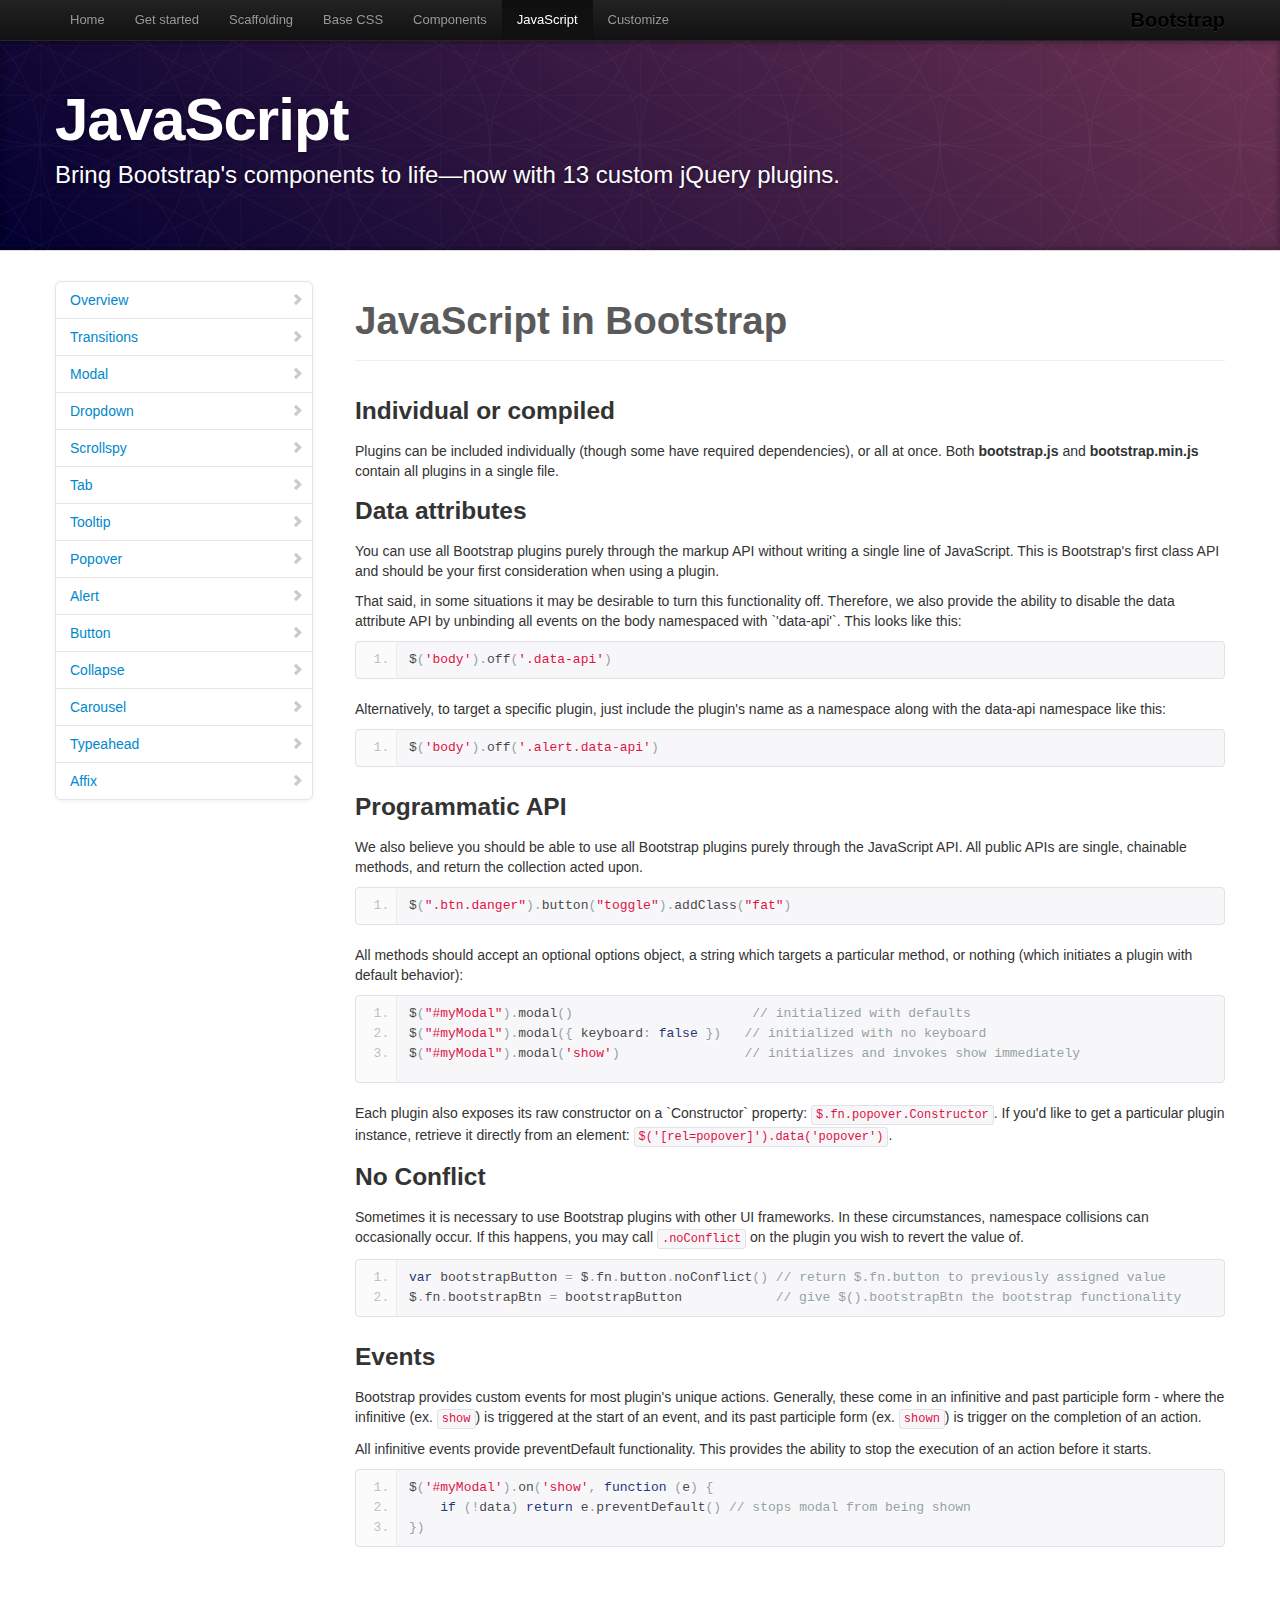
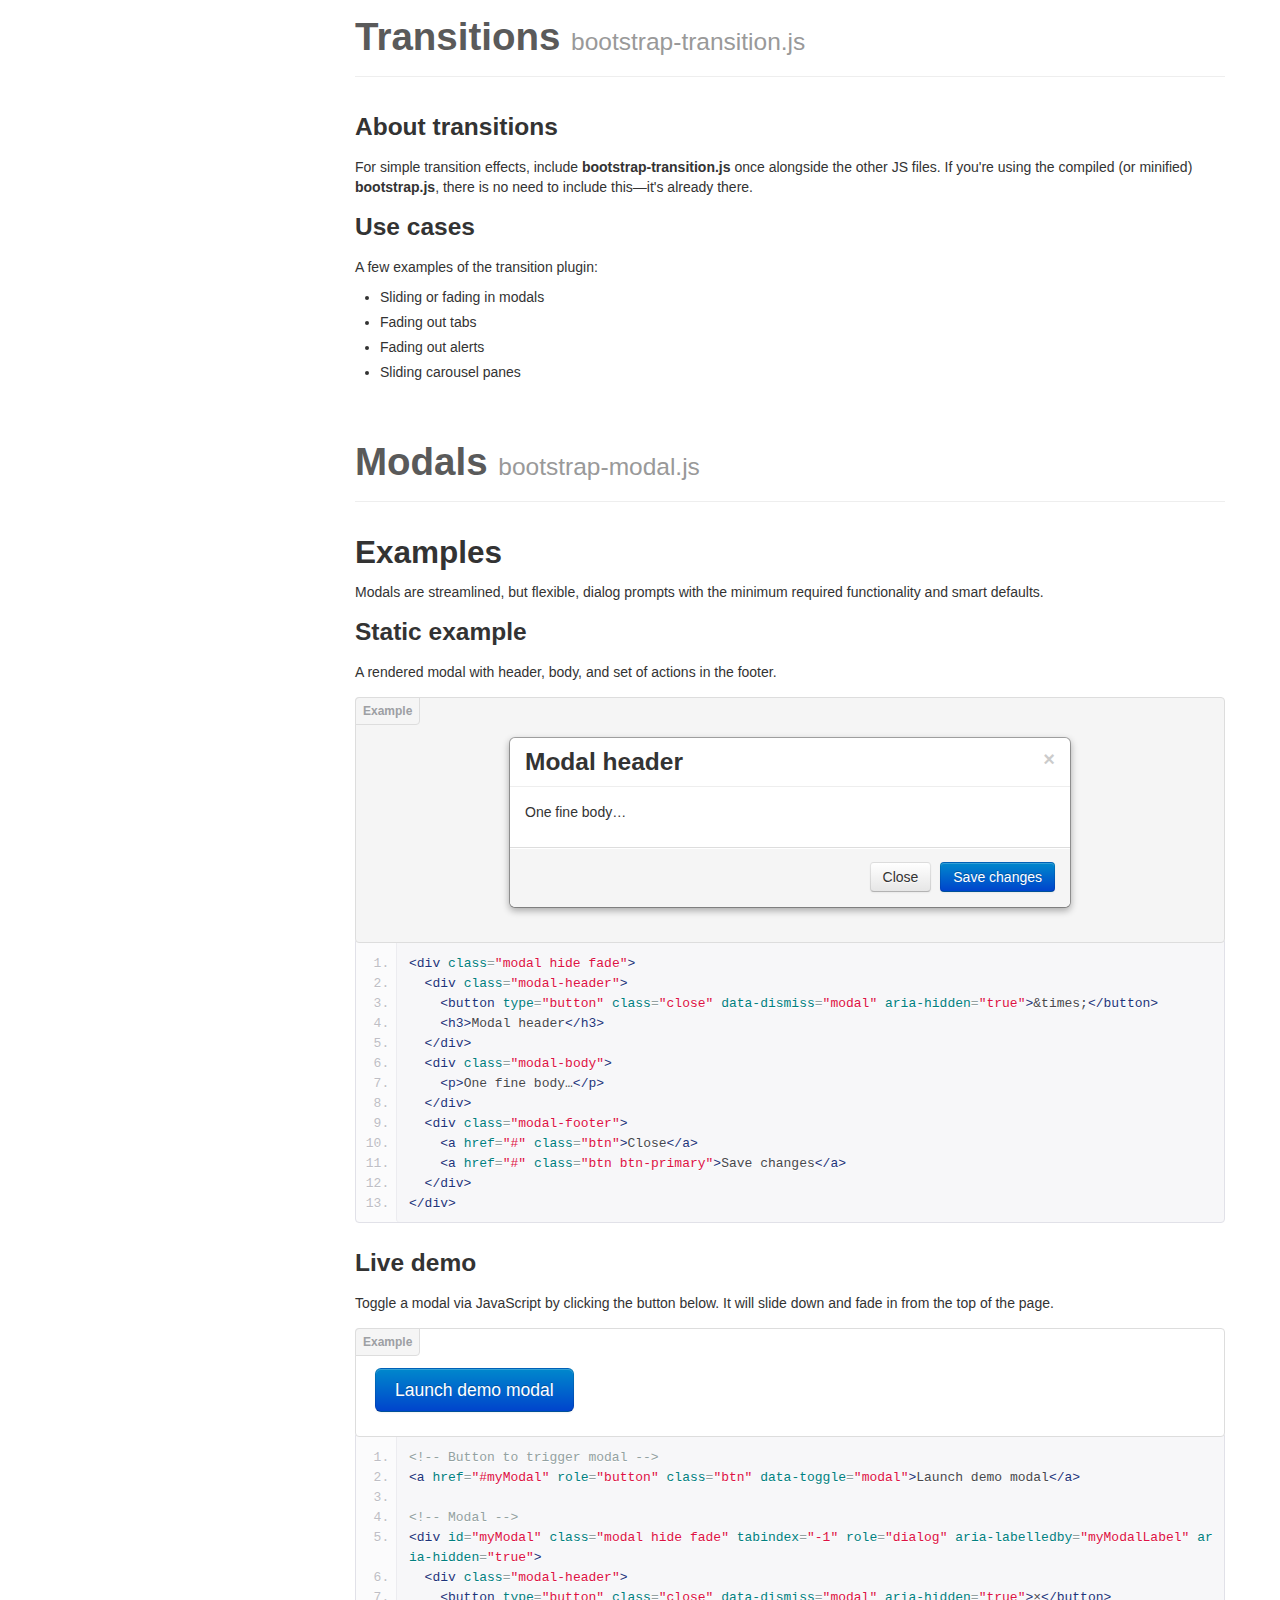
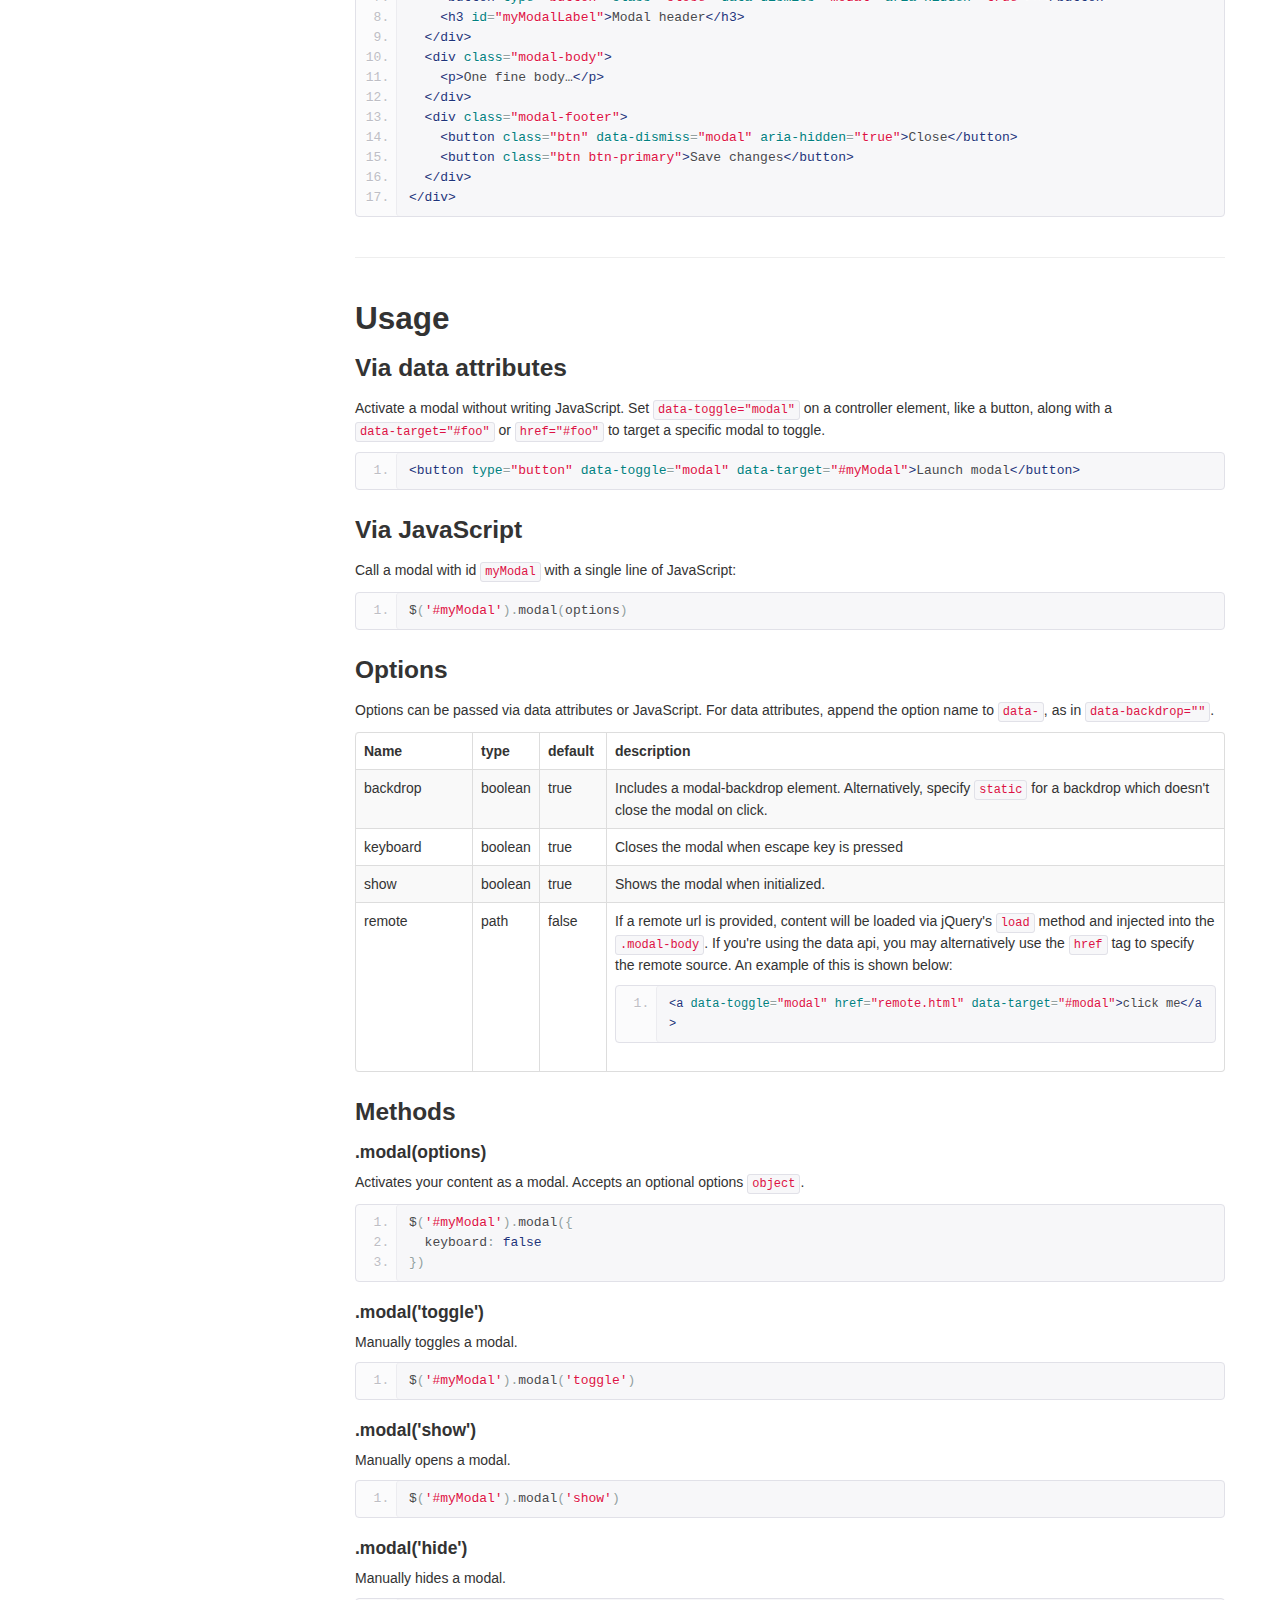
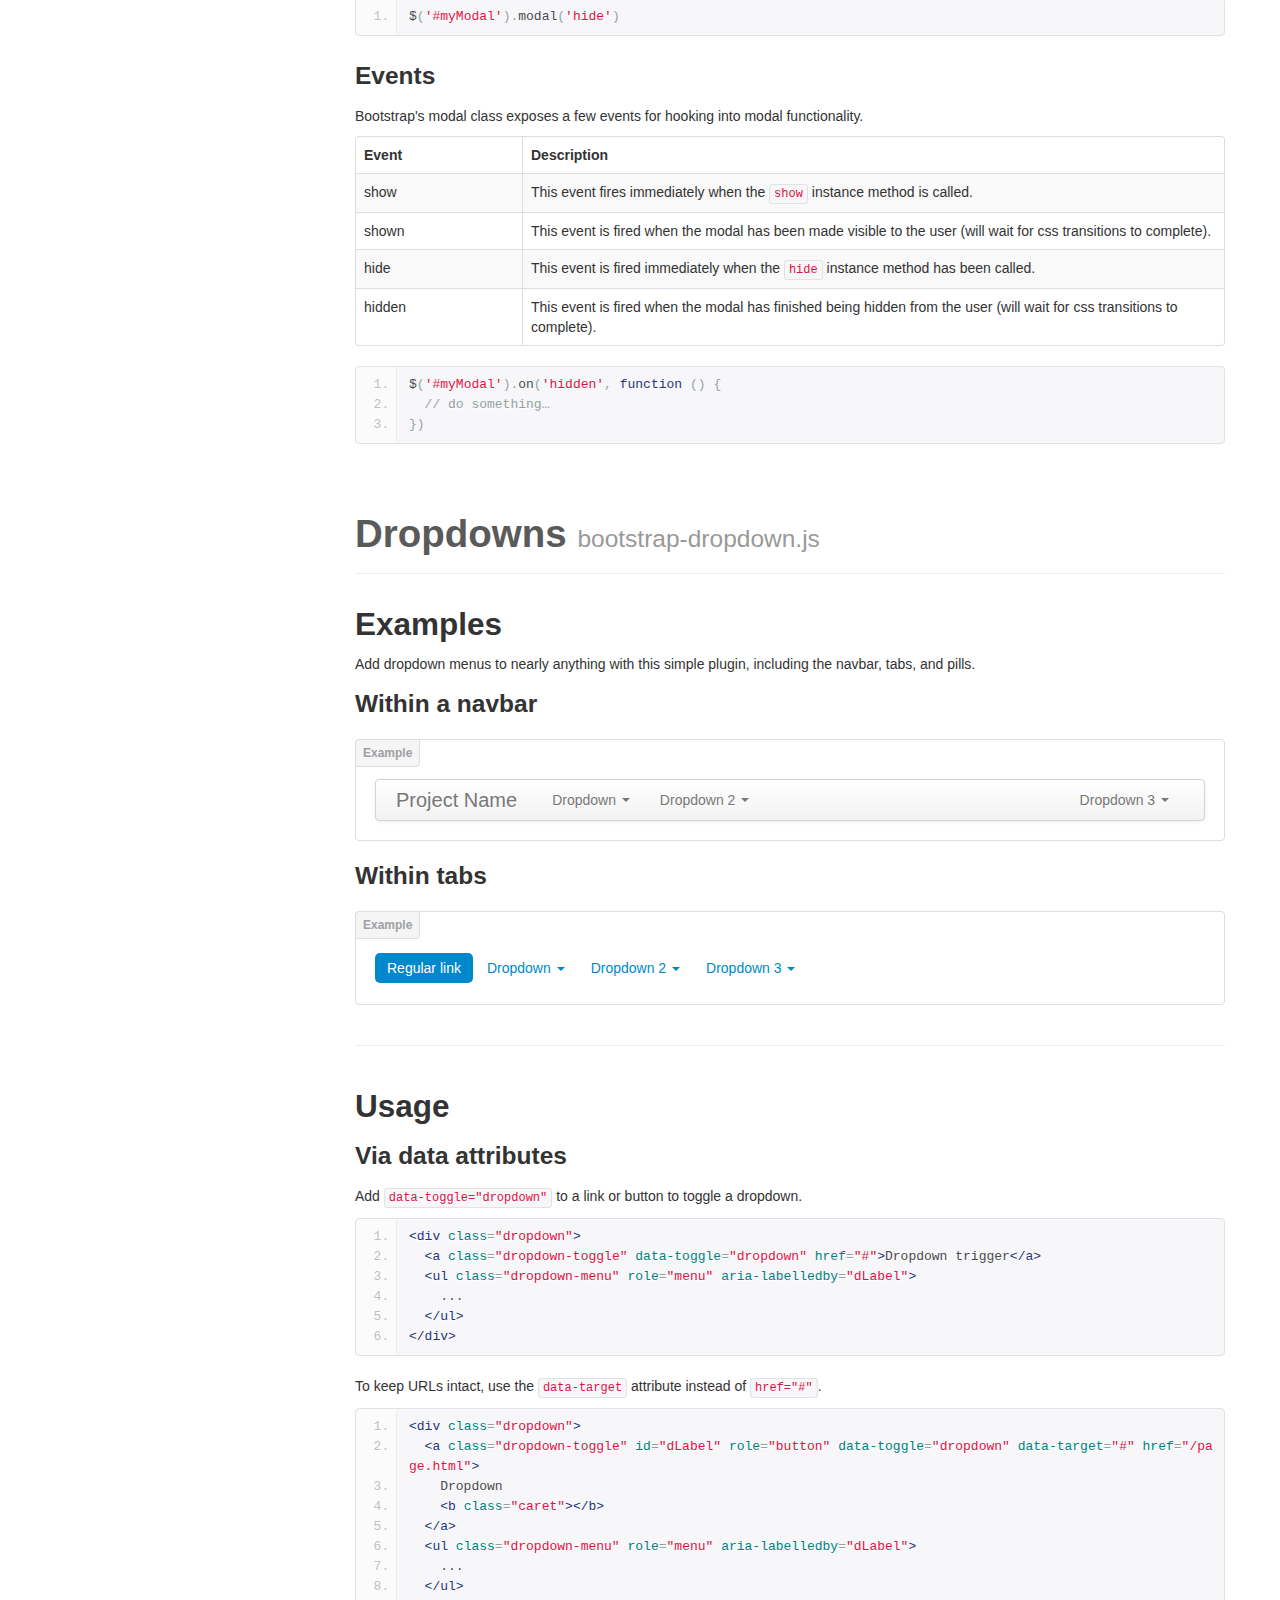
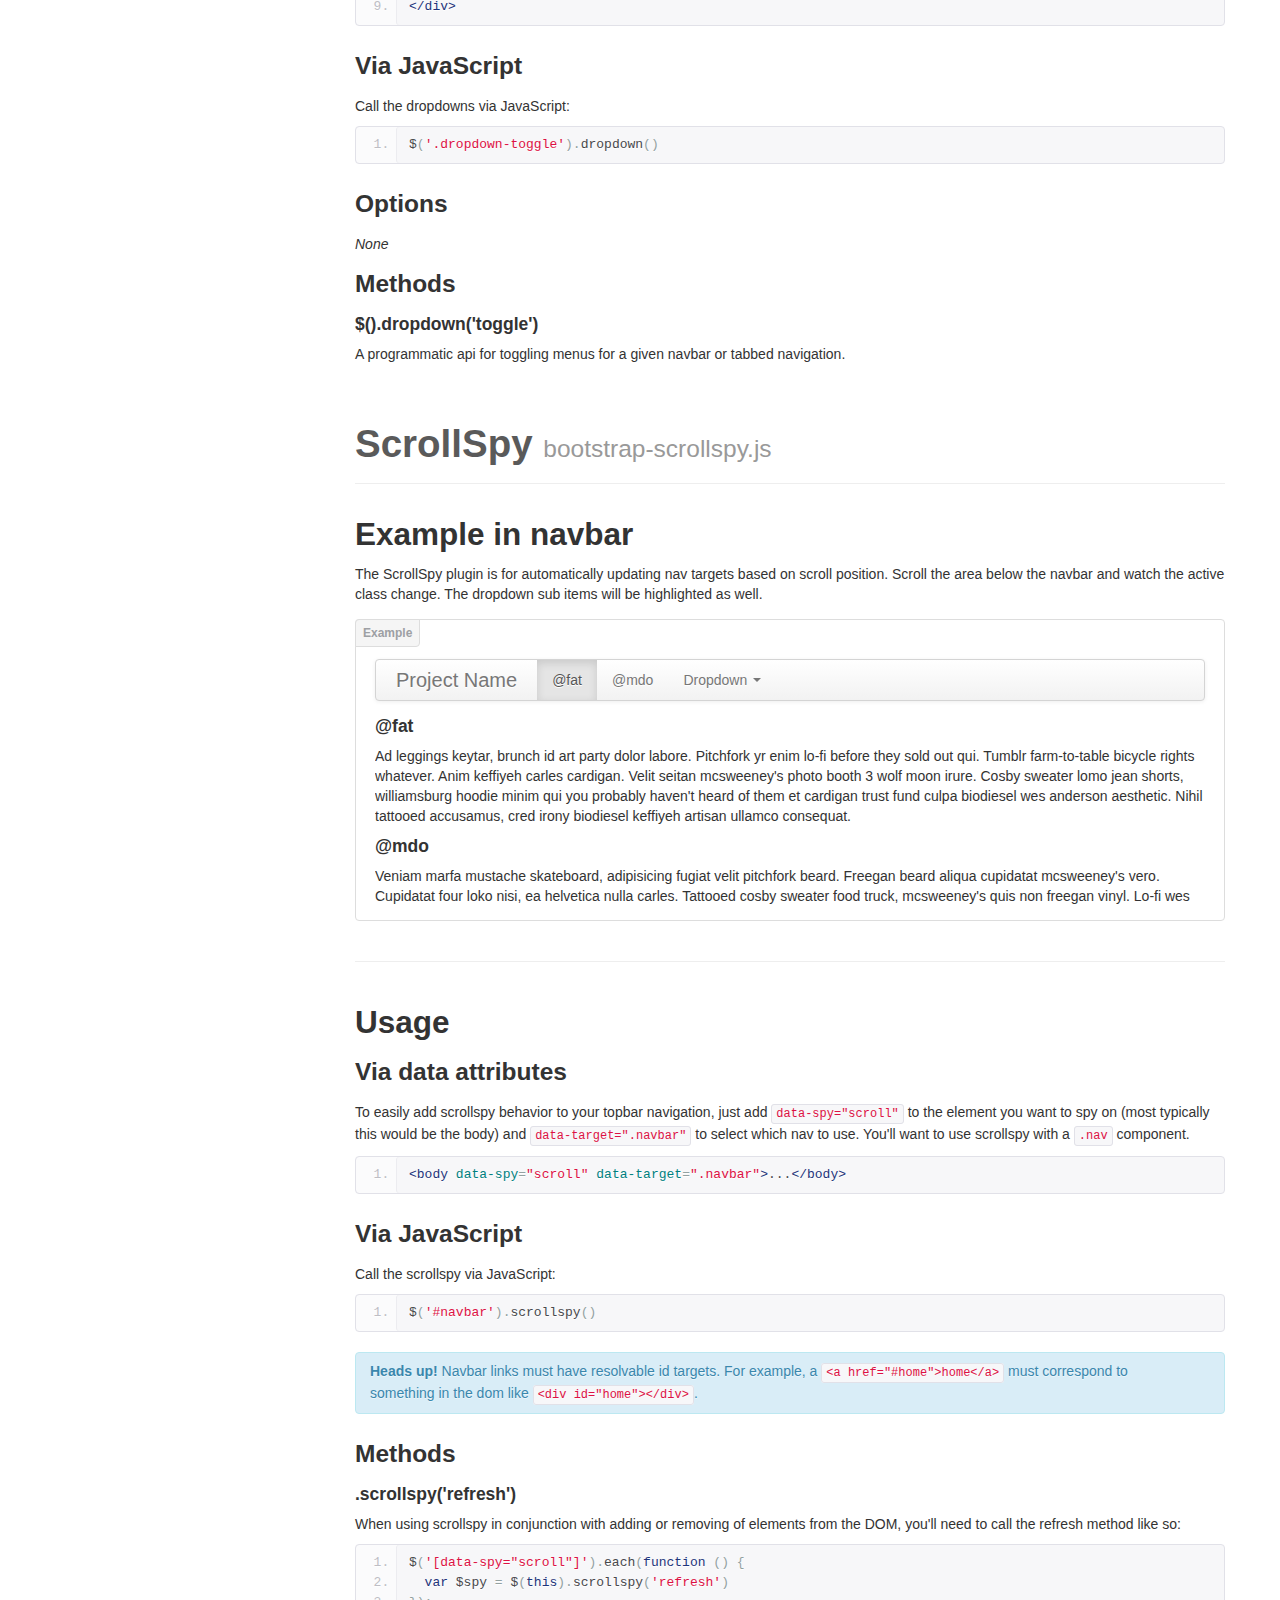
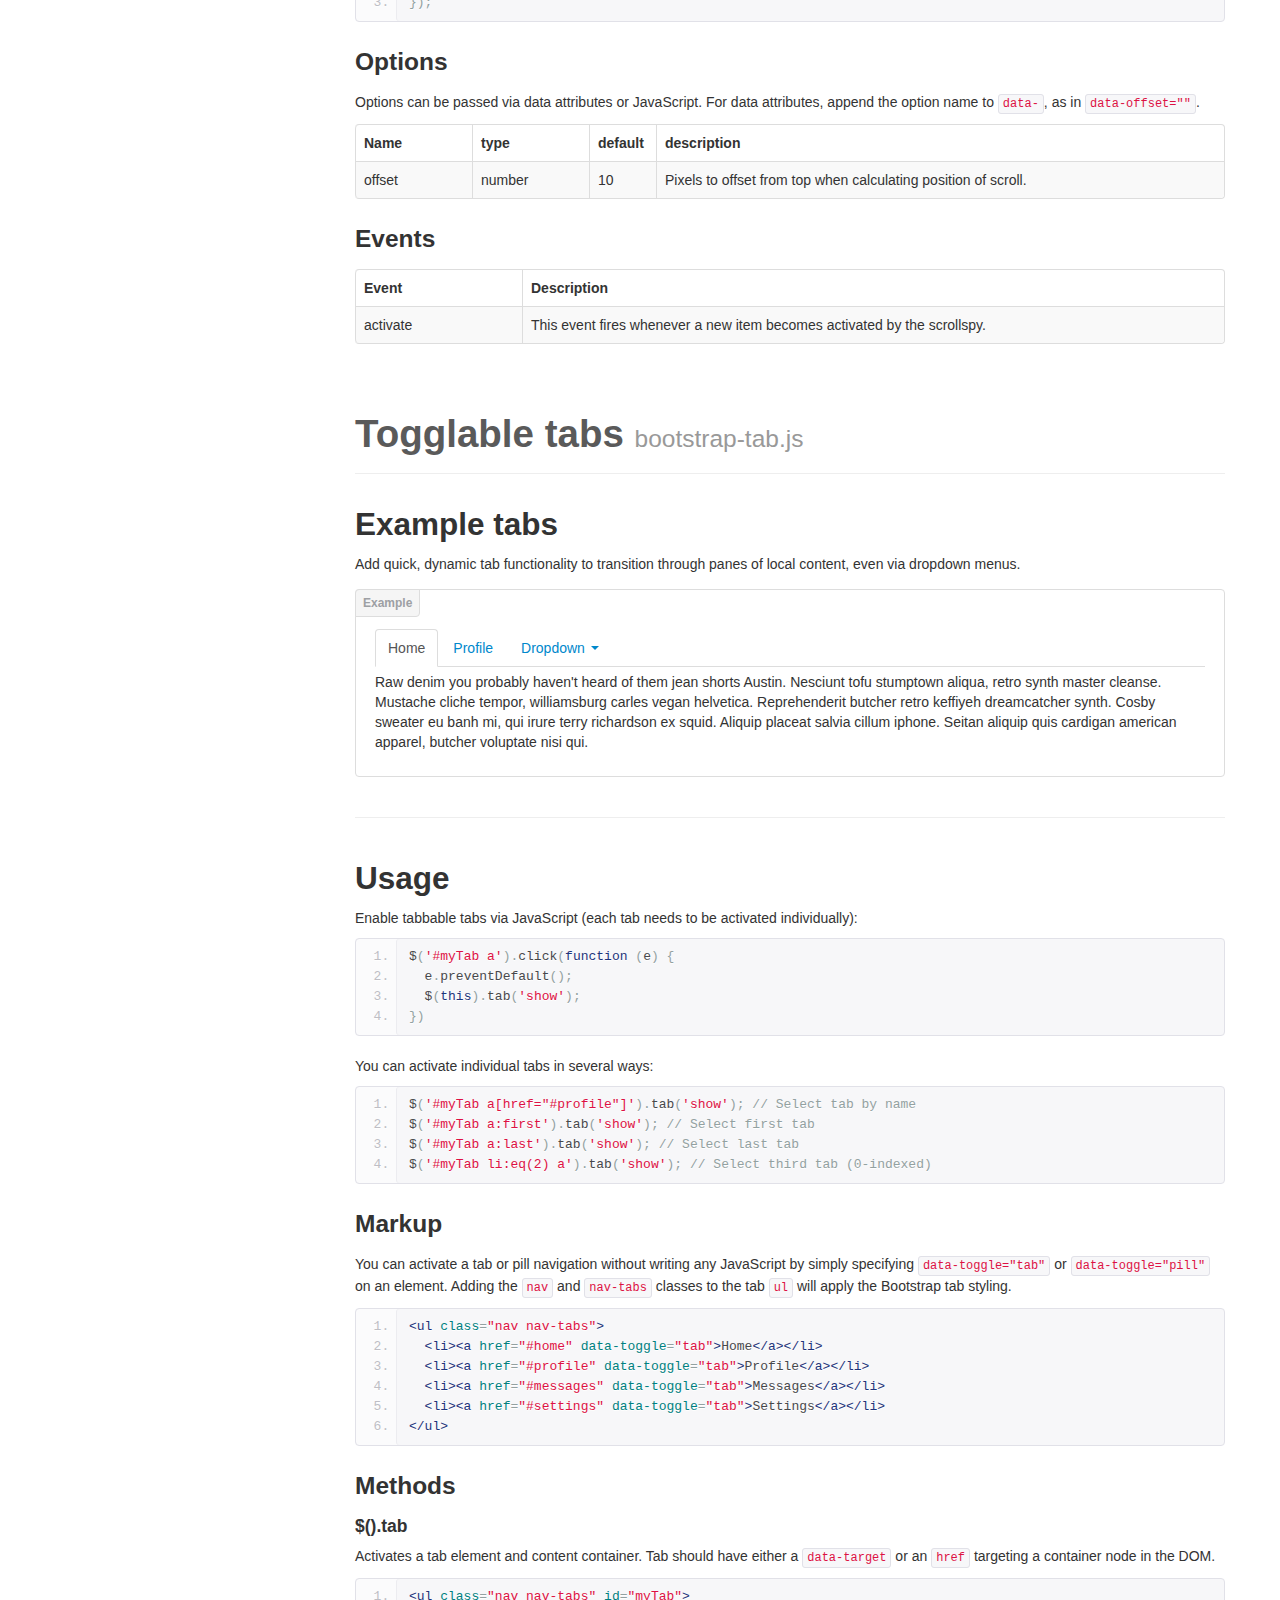
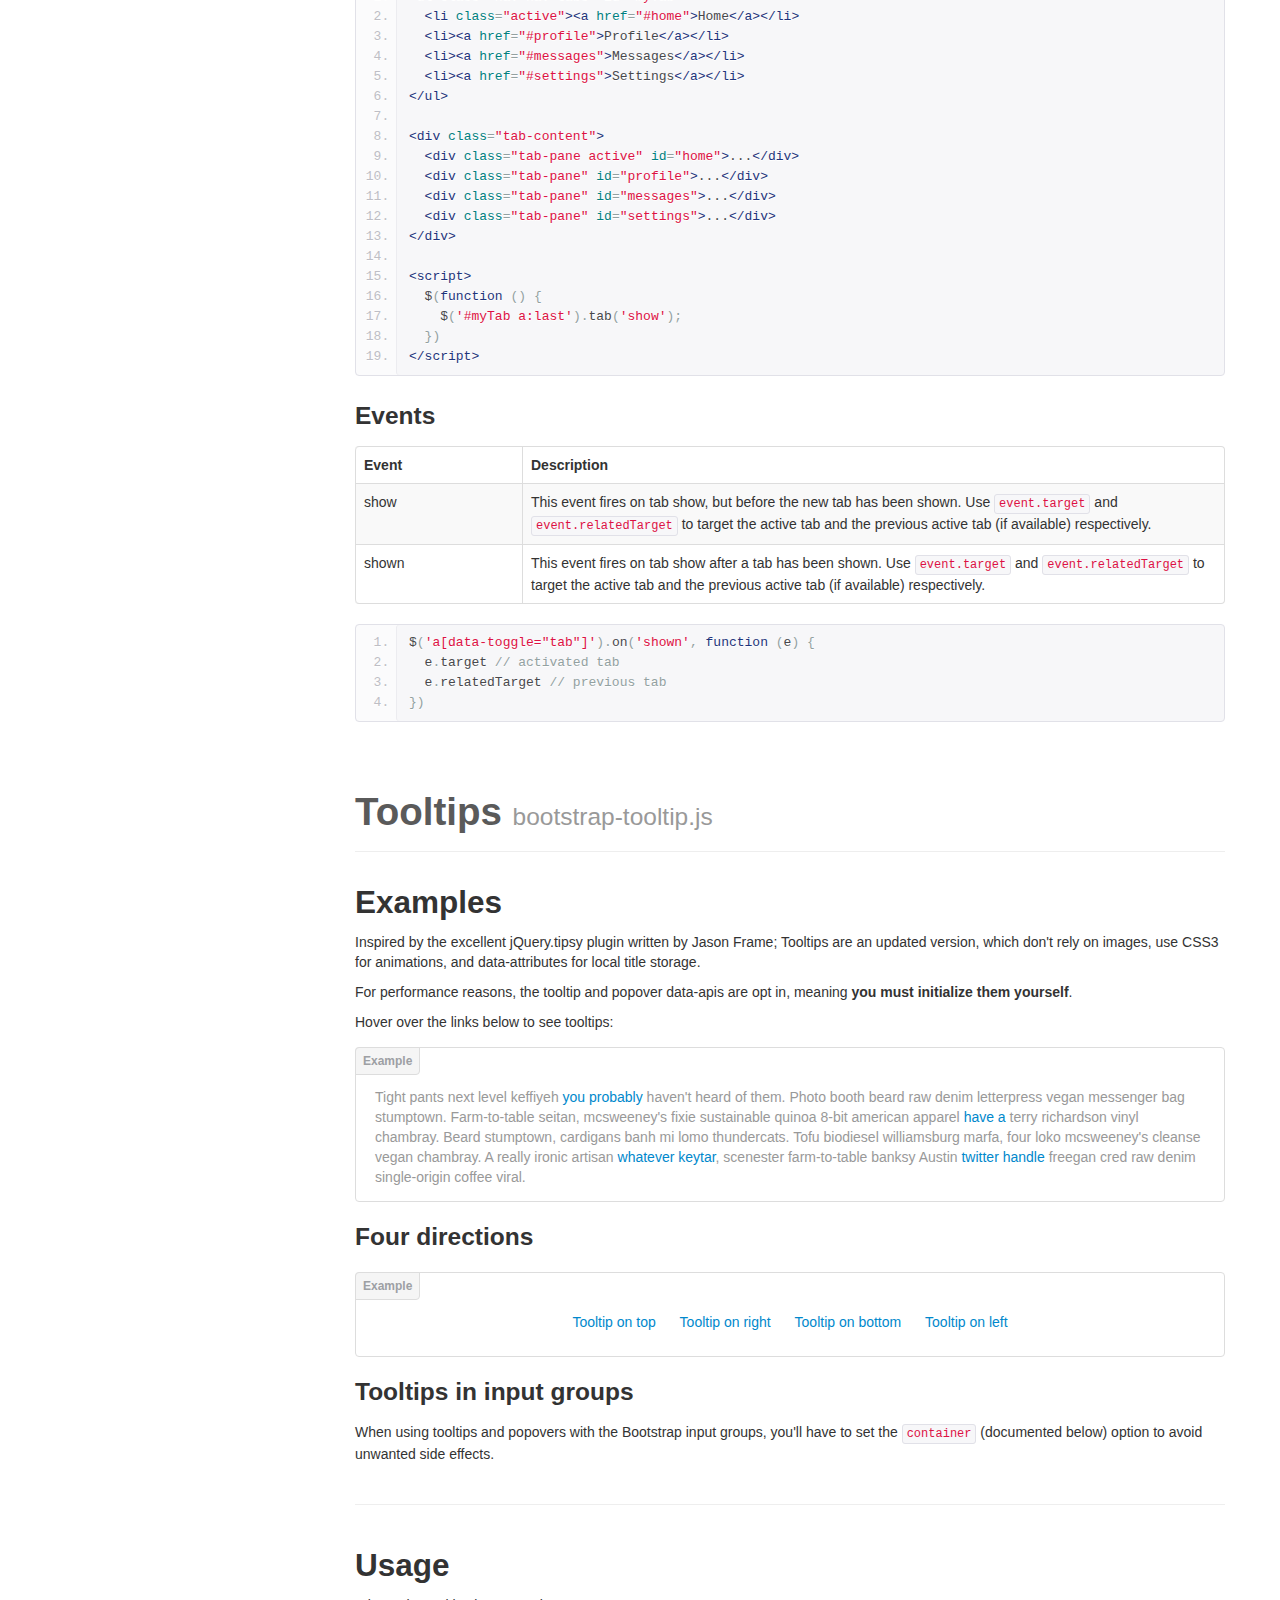
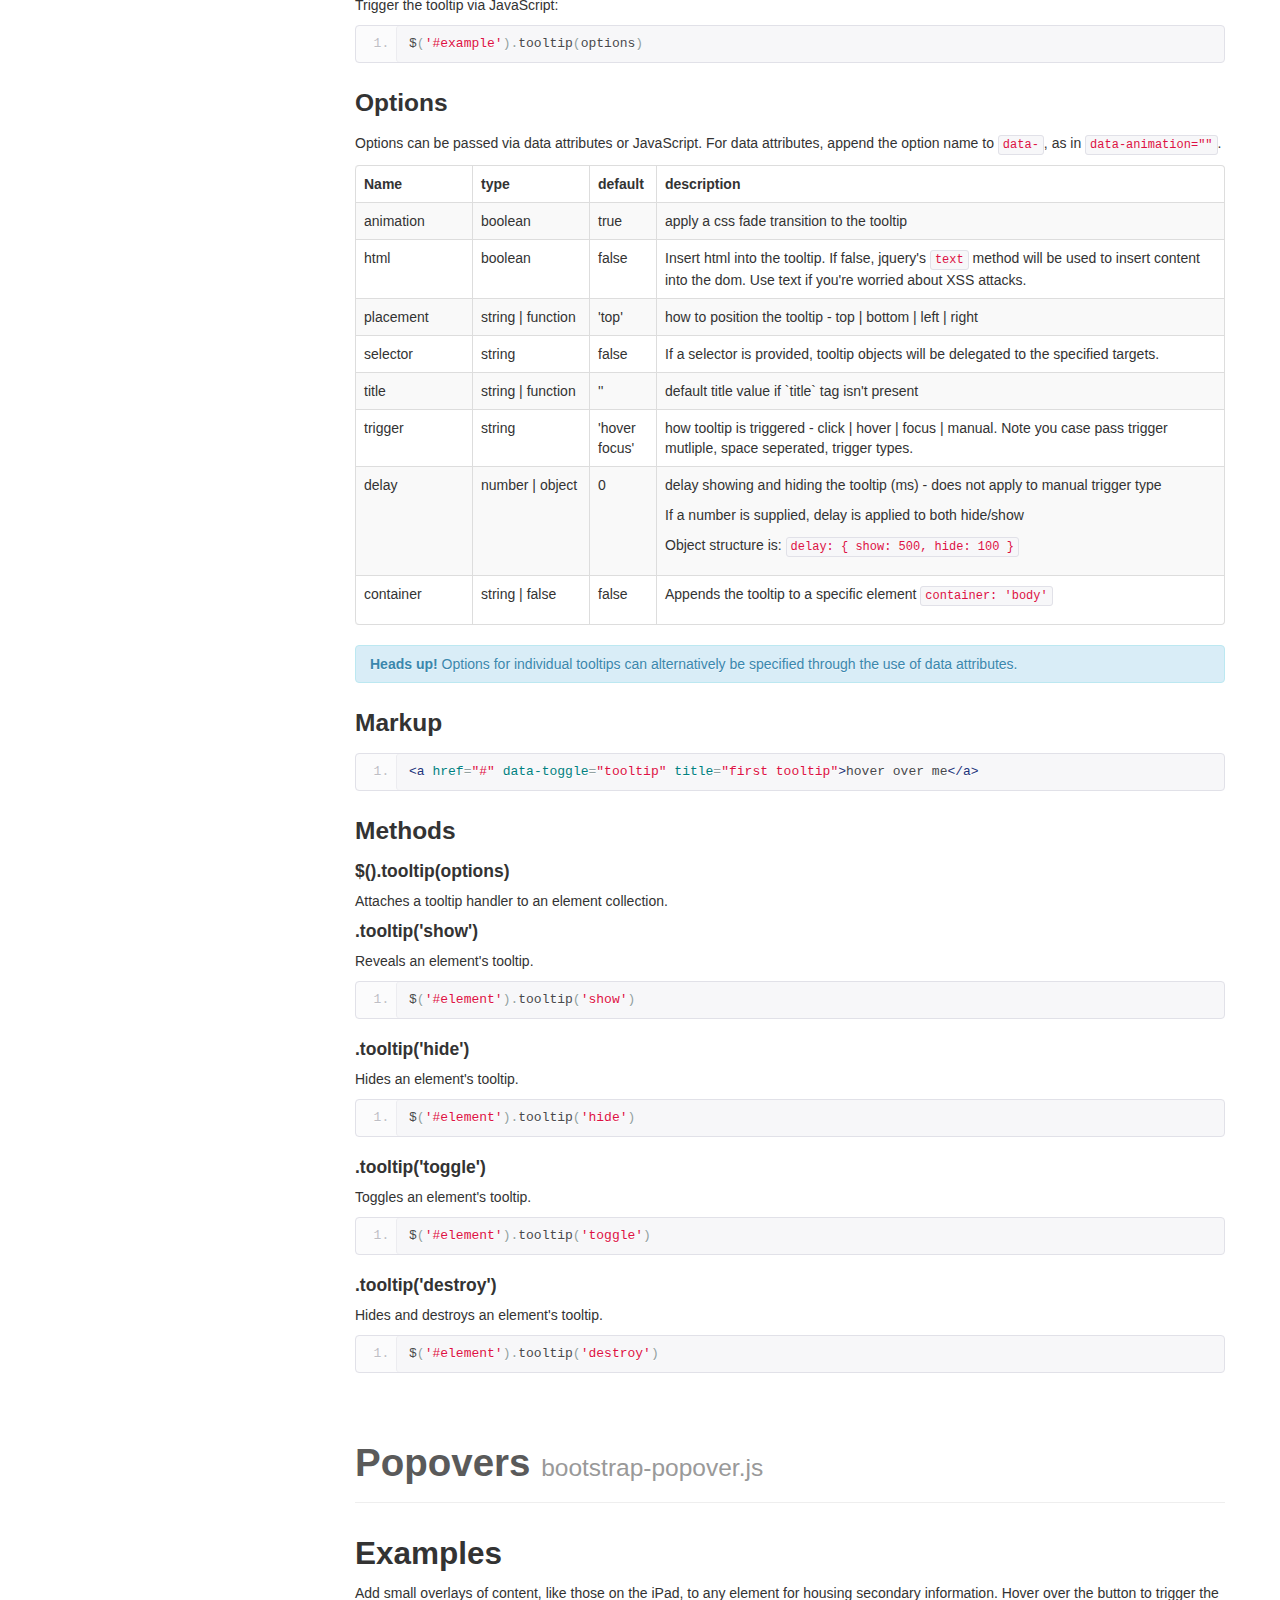
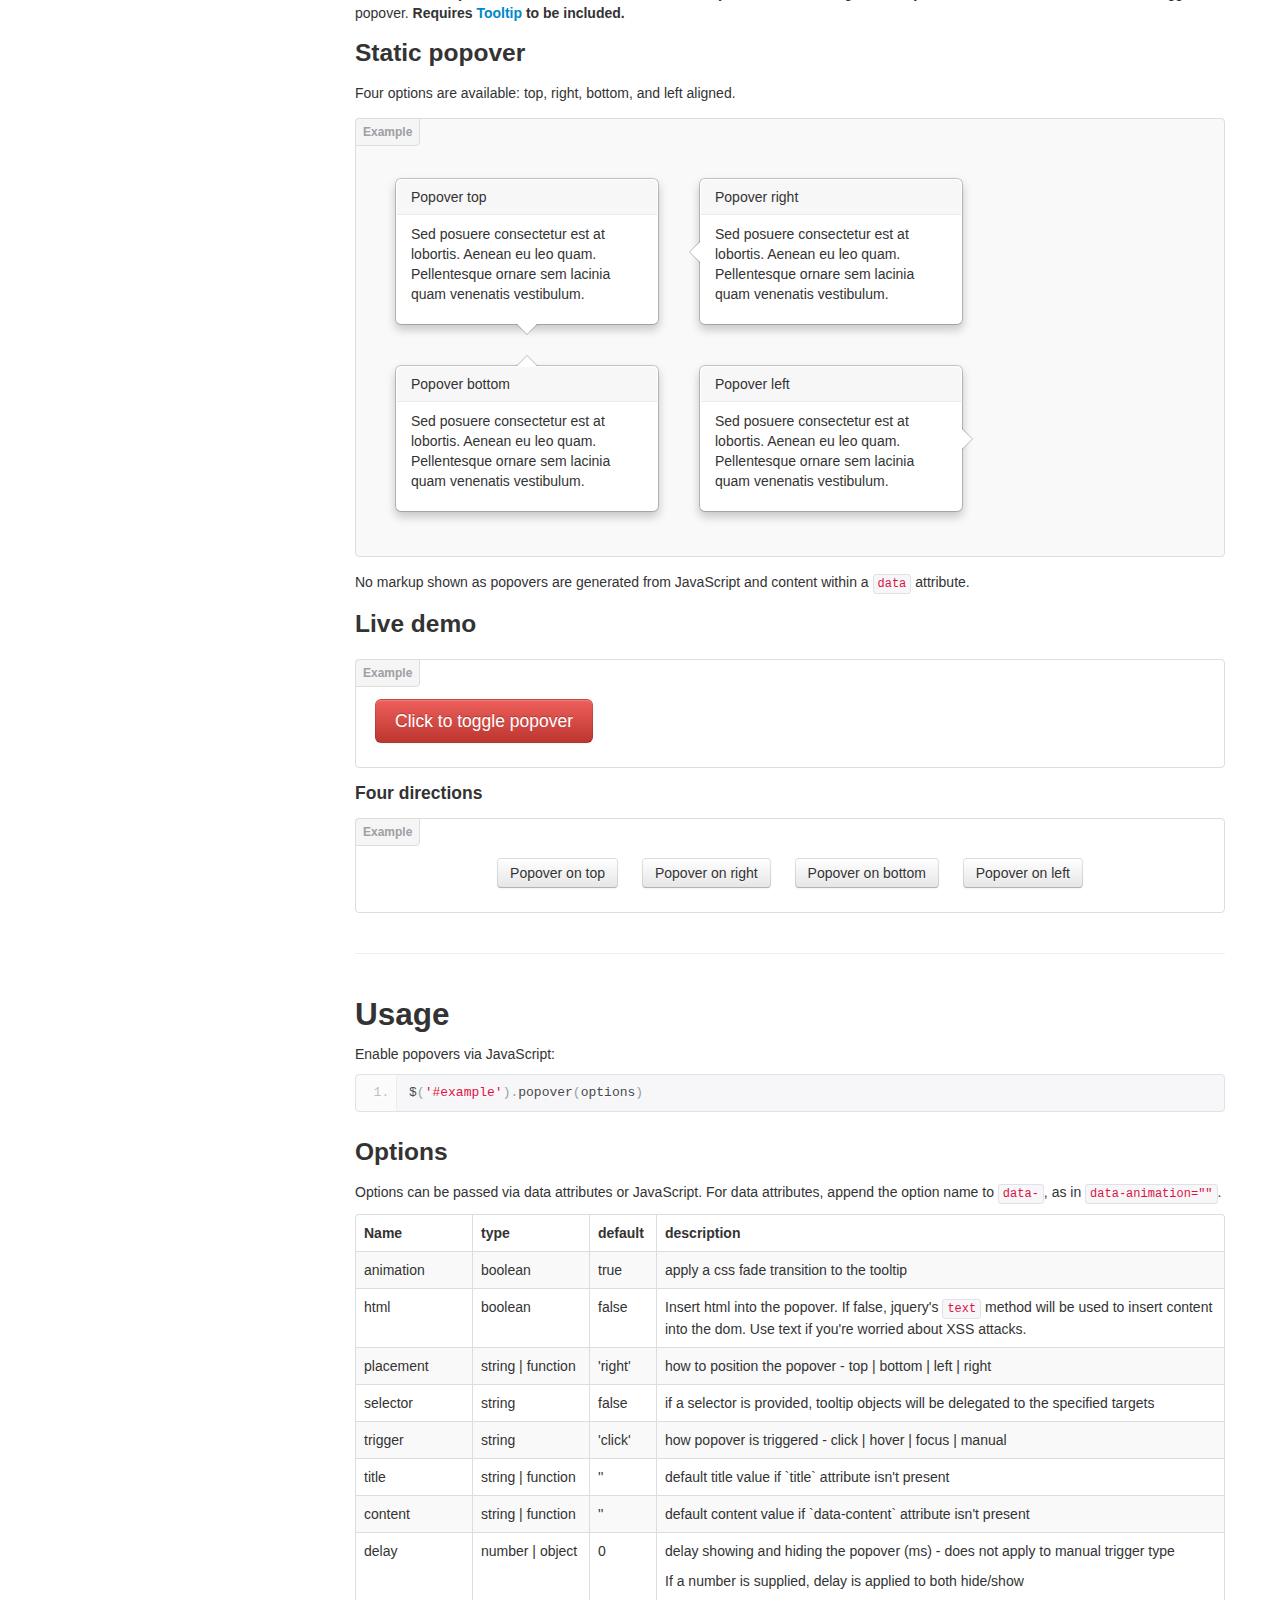
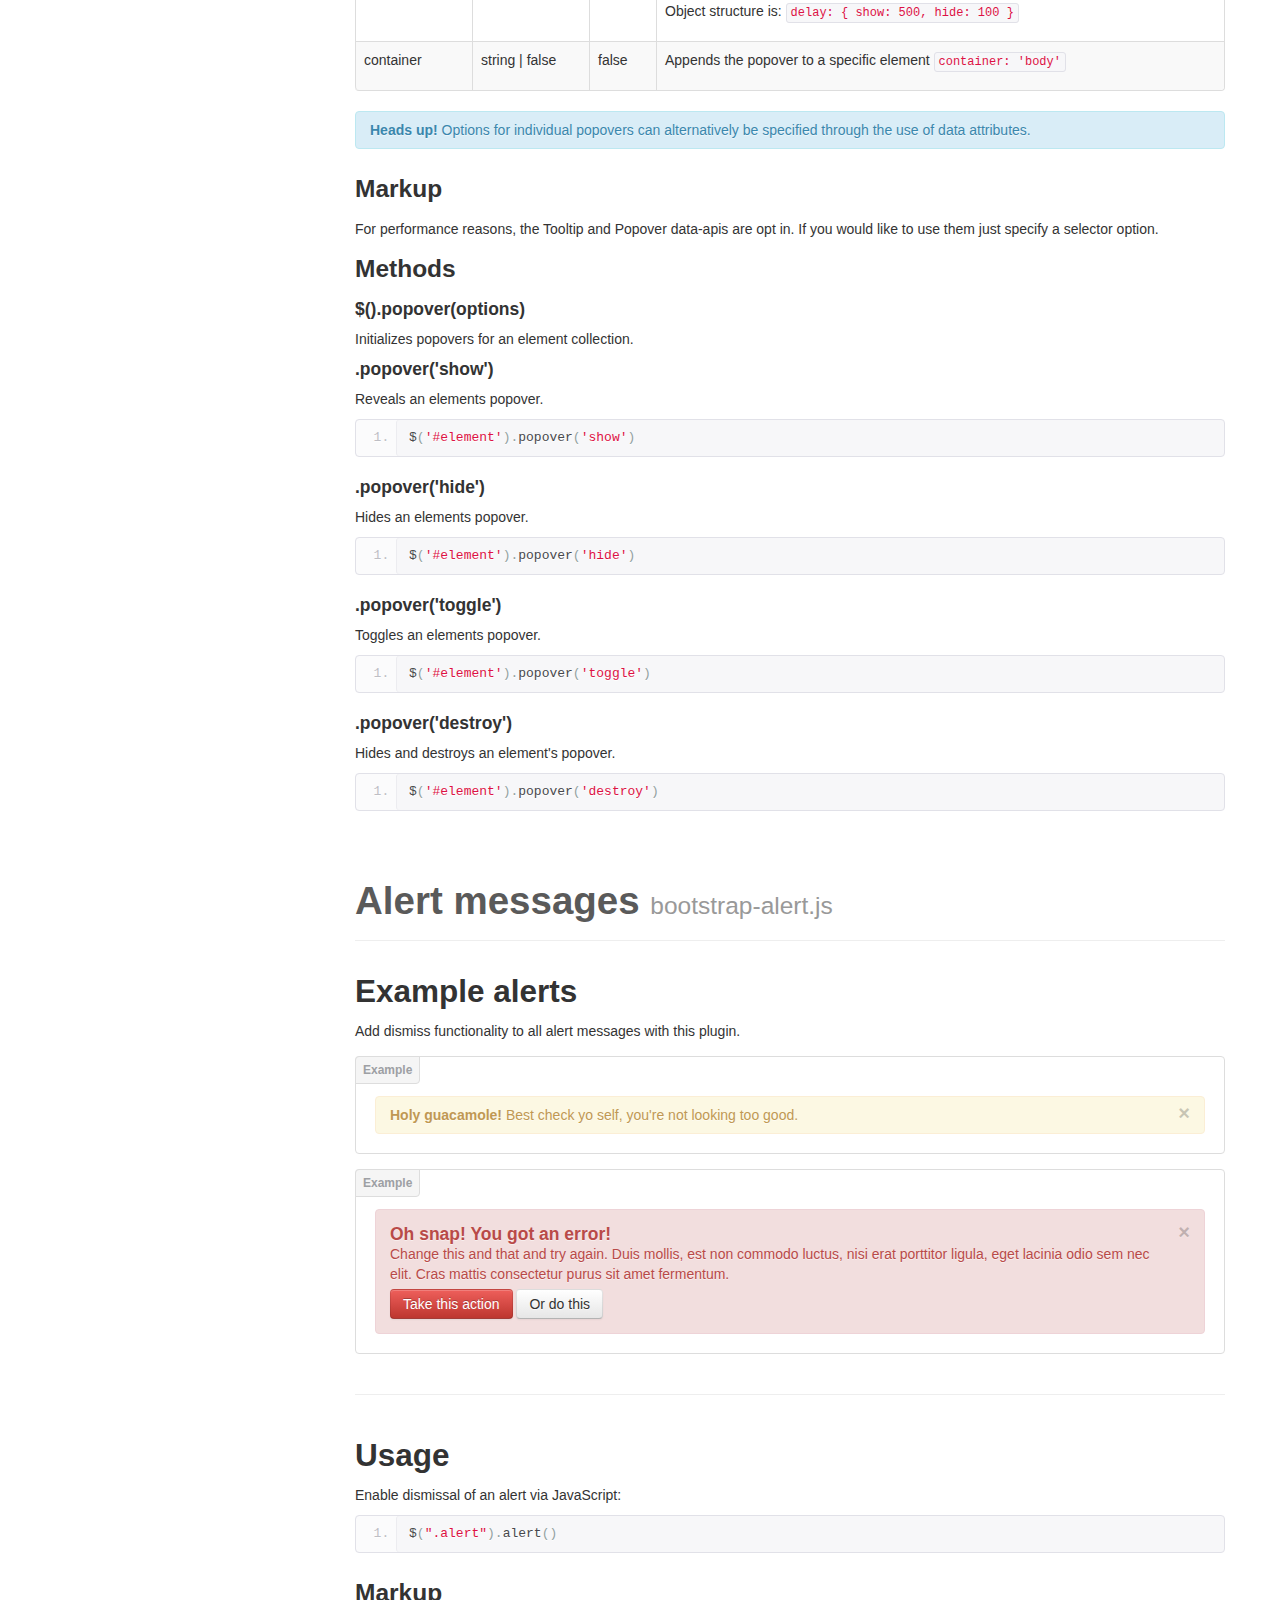
<file: bootstrap/docs/javascript.html>
<!DOCTYPE html>
<html lang="en">
  <head>
    <meta charset="utf-8">
    <title>Javascript · Bootstrap</title>
    <meta name="viewport" content="width=device-width, initial-scale=1.0">
    <meta name="description" content="">
    <meta name="author" content="">

    <!-- Le styles -->
    <link href="assets/css/bootstrap.css" rel="stylesheet">
    <link href="assets/css/bootstrap-responsive.css" rel="stylesheet">
    <link href="assets/css/docs.css" rel="stylesheet">
    <link href="assets/js/google-code-prettify/prettify.css" rel="stylesheet">

    <!-- Le HTML5 shim, for IE6-8 support of HTML5 elements -->
    <!--[if lt IE 9]>
      <script src="assets/js/html5shiv.js"></script>
    <![endif]-->

    <!-- Le fav and touch icons -->
    <link rel="apple-touch-icon-precomposed" sizes="144x144" href="assets/ico/apple-touch-icon-144-precomposed.png">
    <link rel="apple-touch-icon-precomposed" sizes="114x114" href="assets/ico/apple-touch-icon-114-precomposed.png">
      <link rel="apple-touch-icon-precomposed" sizes="72x72" href="assets/ico/apple-touch-icon-72-precomposed.png">
                    <link rel="apple-touch-icon-precomposed" href="assets/ico/apple-touch-icon-57-precomposed.png">
                                   <link rel="shortcut icon" href="assets/ico/favicon.png">

    <script type="text/javascript">
      var _gaq = _gaq || [];
      _gaq.push(['_setAccount', 'UA-146052-10']);
      _gaq.push(['_trackPageview']);
      (function() {
        var ga = document.createElement('script'); ga.type = 'text/javascript'; ga.async = true;
        ga.src = ('https:' == document.location.protocol ? 'https://ssl' : 'http://www') + '.google-analytics.com/ga.js';
        var s = document.getElementsByTagName('script')[0]; s.parentNode.insertBefore(ga, s);
      })();
    </script>
  </head>

  <body data-spy="scroll" data-target=".bs-docs-sidebar">

    <!-- Navbar
    ================================================== -->
    <div class="navbar navbar-inverse navbar-fixed-top">
      <div class="navbar-inner">
        <div class="container">
          <button type="button" class="btn btn-navbar" data-toggle="collapse" data-target=".nav-collapse">
            <span class="icon-bar"></span>
            <span class="icon-bar"></span>
            <span class="icon-bar"></span>
          </button>
          <a class="brand" href="./index.html">Bootstrap</a>
          <div class="nav-collapse collapse">
            <ul class="nav">
              <li class="">
                <a href="./index.html">Home</a>
              </li>
              <li class="">
                <a href="./getting-started.html">Get started</a>
              </li>
              <li class="">
                <a href="./scaffolding.html">Scaffolding</a>
              </li>
              <li class="">
                <a href="./base-css.html">Base CSS</a>
              </li>
              <li class="">
                <a href="./components.html">Components</a>
              </li>
              <li class="active">
                <a href="./javascript.html">JavaScript</a>
              </li>
              <li class="">
                <a href="./customize.html">Customize</a>
              </li>
            </ul>
          </div>
        </div>
      </div>
    </div>

<!-- Subhead
================================================== -->
<header class="jumbotron subhead">
  <div class="container">
    <h1>JavaScript</h1>
    <p class="lead">Bring Bootstrap's components to life&mdash;now with 13 custom jQuery plugins.
  </div>
</header>

  <div class="container">

    <!-- Docs nav
    ================================================== -->
    <div class="row">
      <div class="span3 bs-docs-sidebar">
        <ul class="nav nav-list bs-docs-sidenav">
          <li><a href="#overview"><i class="icon-chevron-right"></i> Overview</a></li>
          <li><a href="#transitions"><i class="icon-chevron-right"></i> Transitions</a></li>
          <li><a href="#modals"><i class="icon-chevron-right"></i> Modal</a></li>
          <li><a href="#dropdowns"><i class="icon-chevron-right"></i> Dropdown</a></li>
          <li><a href="#scrollspy"><i class="icon-chevron-right"></i> Scrollspy</a></li>
          <li><a href="#tabs"><i class="icon-chevron-right"></i> Tab</a></li>
          <li><a href="#tooltips"><i class="icon-chevron-right"></i> Tooltip</a></li>
          <li><a href="#popovers"><i class="icon-chevron-right"></i> Popover</a></li>
          <li><a href="#alerts"><i class="icon-chevron-right"></i> Alert</a></li>
          <li><a href="#buttons"><i class="icon-chevron-right"></i> Button</a></li>
          <li><a href="#collapse"><i class="icon-chevron-right"></i> Collapse</a></li>
          <li><a href="#carousel"><i class="icon-chevron-right"></i> Carousel</a></li>
          <li><a href="#typeahead"><i class="icon-chevron-right"></i> Typeahead</a></li>
          <li><a href="#affix"><i class="icon-chevron-right"></i> Affix</a></li>
        </ul>
      </div>
      <div class="span9">


        <!-- Overview
        ================================================== -->
        <section id="overview">
          <div class="page-header">
            <h1>JavaScript in Bootstrap</h1>
          </div>

          <h3>Individual or compiled</h3>
          <p>Plugins can be included individually (though some have required dependencies), or all at once. Both <strong>bootstrap.js</strong> and <strong>bootstrap.min.js</strong> contain all plugins in a single file.</p>

          <h3>Data attributes</h3>
          <p>You can use all Bootstrap plugins purely through the markup API without writing a single line of JavaScript. This is Bootstrap's first class API and should be your first consideration when using a plugin.</p>

          <p>That said, in some situations it may be desirable to turn this functionality off. Therefore, we also provide the ability to disable the data attribute API by unbinding all events on the body namespaced with `'data-api'`. This looks like this:
          <pre class="prettyprint linenums">$('body').off('.data-api')</pre>

          <p>Alternatively, to target a specific plugin, just include the plugin's name as a namespace along with the data-api namespace like this:</p>
          <pre class="prettyprint linenums">$('body').off('.alert.data-api')</pre>

          <h3>Programmatic API</h3>
          <p>We also believe you should be able to use all Bootstrap plugins purely through the JavaScript API. All public APIs are single, chainable methods, and return the collection acted upon.</p>
          <pre class="prettyprint linenums">$(".btn.danger").button("toggle").addClass("fat")</pre>
          <p>All methods should accept an optional options object, a string which targets a particular method, or nothing (which initiates a plugin with default behavior):</p>
<pre class="prettyprint linenums">
$("#myModal").modal()                       // initialized with defaults
$("#myModal").modal({ keyboard: false })   // initialized with no keyboard
$("#myModal").modal('show')                // initializes and invokes show immediately</p>
</pre>
          <p>Each plugin also exposes its raw constructor on a `Constructor` property: <code>$.fn.popover.Constructor</code>. If you'd like to get a particular plugin instance, retrieve it directly from an element: <code>$('[rel=popover]').data('popover')</code>.</p>

          <h3>No Conflict</h3>
          <p>Sometimes it is necessary to use Bootstrap plugins with other UI frameworks. In these circumstances,  namespace collisions can occasionally occur. If this happens, you may call <code>.noConflict</code> on the plugin you wish to revert the value of.</p>

<pre class="prettyprint linenums">
var bootstrapButton = $.fn.button.noConflict() // return $.fn.button to previously assigned value
$.fn.bootstrapBtn = bootstrapButton            // give $().bootstrapBtn the bootstrap functionality
</pre>

          <h3>Events</h3>
          <p>Bootstrap provides custom events for most plugin's unique actions. Generally, these come in an infinitive and past participle form - where the infinitive (ex. <code>show</code>) is triggered at the start of an event, and its past participle form (ex. <code>shown</code>) is trigger on the completion of an action.</p>
          <p>All infinitive events provide preventDefault functionality. This provides the ability to stop the execution of an action before it starts.</p>
<pre class="prettyprint linenums">
$('#myModal').on('show', function (e) {
    if (!data) return e.preventDefault() // stops modal from being shown
})
</pre>
        </section>



        <!-- Transitions
        ================================================== -->
        <section id="transitions">
          <div class="page-header">
            <h1>Transitions <small>bootstrap-transition.js</small></h1>
          </div>
          <h3>About transitions</h3>
          <p>For simple transition effects, include <strong>bootstrap-transition.js</strong> once alongside the other JS files. If you're using the compiled (or minified) <strong>bootstrap.js</strong>, there is no need to include this&mdash;it's already there.</p>
          <h3>Use cases</h3>
          <p>A few examples of the transition plugin:</p>
          <ul>
            <li>Sliding or fading in modals</li>
            <li>Fading out tabs</li>
            <li>Fading out alerts</li>
            <li>Sliding carousel panes</li>
          </ul>

        </section>



        <!-- Modal
        ================================================== -->
        <section id="modals">
          <div class="page-header">
            <h1>Modals <small>bootstrap-modal.js</small></h1>
          </div>


          <h2>Examples</h2>
          <p>Modals are streamlined, but flexible, dialog prompts with the minimum required functionality and smart defaults.</p>

          <h3>Static example</h3>
          <p>A rendered modal with header, body, and set of actions in the footer.</p>
          <div class="bs-docs-example" style="background-color: #f5f5f5;">
            <div class="modal" style="position: relative; top: auto; left: auto; right: auto; margin: 0 auto 20px; z-index: 1; max-width: 100%;">
              <div class="modal-header">
                <button type="button" class="close" data-dismiss="modal" aria-hidden="true">&times;</button>
                <h3>Modal header</h3>
              </div>
              <div class="modal-body">
                <p>One fine body&hellip;</p>
              </div>
              <div class="modal-footer">
                <a href="#" class="btn">Close</a>
                <a href="#" class="btn btn-primary">Save changes</a>
              </div>
            </div>
          </div>
<pre class="prettyprint linenums">
&lt;div class="modal hide fade"&gt;
  &lt;div class="modal-header"&gt;
    &lt;button type="button" class="close" data-dismiss="modal" aria-hidden="true"&gt;&amp;times;&lt;/button&gt;
    &lt;h3&gt;Modal header&lt;/h3&gt;
  &lt;/div&gt;
  &lt;div class="modal-body"&gt;
    &lt;p&gt;One fine body&hellip;&lt;/p&gt;
  &lt;/div&gt;
  &lt;div class="modal-footer"&gt;
    &lt;a href="#" class="btn"&gt;Close&lt;/a&gt;
    &lt;a href="#" class="btn btn-primary"&gt;Save changes&lt;/a&gt;
  &lt;/div&gt;
&lt;/div&gt;
</pre>

          <h3>Live demo</h3>
          <p>Toggle a modal via JavaScript by clicking the button below. It will slide down and fade in from the top of the page.</p>
          <!-- sample modal content -->
          <div id="myModal" class="modal hide fade" tabindex="-1" role="dialog" aria-labelledby="myModalLabel" aria-hidden="true">
            <div class="modal-header">
              <button type="button" class="close" data-dismiss="modal" aria-hidden="true">&times;</button>
              <h3 id="myModalLabel">Modal Heading</h3>
            </div>
            <div class="modal-body">
              <h4>Text in a modal</h4>
              <p>Duis mollis, est non commodo luctus, nisi erat porttitor ligula, eget lacinia odio sem.</p>

              <h4>Popover in a modal</h4>
              <p>This <a href="#" role="button" class="btn popover-test" title="A Title" data-content="And here's some amazing content. It's very engaging. right?">button</a> should trigger a popover on click.</p>

              <h4>Tooltips in a modal</h4>
              <p><a href="#" class="tooltip-test" title="Tooltip">This link</a> and <a href="#" class="tooltip-test" title="Tooltip">that link</a> should have tooltips on hover.</p>

              <hr>

              <h4>Overflowing text to show optional scrollbar</h4>
              <p>We set a fixed <code>max-height</code> on the <code>.modal-body</code>. Watch it overflow with all this extra lorem ipsum text we've included.</p>
              <p>Cras mattis consectetur purus sit amet fermentum. Cras justo odio, dapibus ac facilisis in, egestas eget quam. Morbi leo risus, porta ac consectetur ac, vestibulum at eros.</p>
              <p>Praesent commodo cursus magna, vel scelerisque nisl consectetur et. Vivamus sagittis lacus vel augue laoreet rutrum faucibus dolor auctor.</p>
              <p>Aenean lacinia bibendum nulla sed consectetur. Praesent commodo cursus magna, vel scelerisque nisl consectetur et. Donec sed odio dui. Donec ullamcorper nulla non metus auctor fringilla.</p>
              <p>Cras mattis consectetur purus sit amet fermentum. Cras justo odio, dapibus ac facilisis in, egestas eget quam. Morbi leo risus, porta ac consectetur ac, vestibulum at eros.</p>
              <p>Praesent commodo cursus magna, vel scelerisque nisl consectetur et. Vivamus sagittis lacus vel augue laoreet rutrum faucibus dolor auctor.</p>
              <p>Aenean lacinia bibendum nulla sed consectetur. Praesent commodo cursus magna, vel scelerisque nisl consectetur et. Donec sed odio dui. Donec ullamcorper nulla non metus auctor fringilla.</p>
            </div>
            <div class="modal-footer">
              <button class="btn" data-dismiss="modal">Close</button>
              <button class="btn btn-primary">Save changes</button>
            </div>
          </div>
          <div class="bs-docs-example" style="padding-bottom: 24px;">
            <a data-toggle="modal" href="#myModal" class="btn btn-primary btn-large">Launch demo modal</a>
          </div>
<pre class="prettyprint linenums">
&lt!-- Button to trigger modal --&gt;
&lt;a href="#myModal" role="button" class="btn" data-toggle="modal"&gt;Launch demo modal&lt;/a&gt;

&lt!-- Modal --&gt;
&lt;div id="myModal" class="modal hide fade" tabindex="-1" role="dialog" aria-labelledby="myModalLabel" aria-hidden="true"&gt;
  &lt;div class="modal-header"&gt;
    &lt;button type="button" class="close" data-dismiss="modal" aria-hidden="true"&gt;&times;&lt;/button&gt;
    &lt;h3 id="myModalLabel"&gt;Modal header&lt;/h3&gt;
  &lt;/div&gt;
  &lt;div class="modal-body"&gt;
    &lt;p&gt;One fine body&hellip;&lt;/p&gt;
  &lt;/div&gt;
  &lt;div class="modal-footer"&gt;
    &lt;button class="btn" data-dismiss="modal" aria-hidden="true"&gt;Close&lt;/button&gt;
    &lt;button class="btn btn-primary"&gt;Save changes&lt;/button&gt;
  &lt;/div&gt;
&lt;/div&gt;
</pre>


          <hr class="bs-docs-separator">


          <h2>Usage</h2>

          <h3>Via data attributes</h3>
          <p>Activate a modal without writing JavaScript. Set <code>data-toggle="modal"</code> on a controller element, like a button, along with a <code>data-target="#foo"</code> or <code>href="#foo"</code> to target a specific modal to toggle.</p>
          <pre class="prettyprint linenums">&lt;button type="button" data-toggle="modal" data-target="#myModal"&gt;Launch modal&lt;/button&gt;</pre>

          <h3>Via JavaScript</h3>
          <p>Call a modal with id <code>myModal</code> with a single line of JavaScript:</p>
          <pre class="prettyprint linenums">$('#myModal').modal(options)</pre>

          <h3>Options</h3>
          <p>Options can be passed via data attributes or JavaScript. For data attributes, append the option name to <code>data-</code>, as in <code>data-backdrop=""</code>.</p>
          <table class="table table-bordered table-striped">
            <thead>
             <tr>
               <th style="width: 100px;">Name</th>
               <th style="width: 50px;">type</th>
               <th style="width: 50px;">default</th>
               <th>description</th>
             </tr>
            </thead>
            <tbody>
             <tr>
               <td>backdrop</td>
               <td>boolean</td>
               <td>true</td>
               <td>Includes a modal-backdrop element. Alternatively, specify <code>static</code> for a backdrop which doesn't close the modal on click.</td>
             </tr>
             <tr>
               <td>keyboard</td>
               <td>boolean</td>
               <td>true</td>
               <td>Closes the modal when escape key is pressed</td>
             </tr>
             <tr>
               <td>show</td>
               <td>boolean</td>
               <td>true</td>
               <td>Shows the modal when initialized.</td>
             </tr>
             <tr>
               <td>remote</td>
               <td>path</td>
               <td>false</td>
               <td><p>If a remote url is provided, content will be loaded via jQuery's <code>load</code> method and injected into the <code>.modal-body</code>. If you're using the data api, you may alternatively use the <code>href</code> tag to specify the remote source. An example of this is shown below:</p>
              <pre class="prettyprint linenums"><code>&lt;a data-toggle="modal" href="remote.html" data-target="#modal"&gt;click me&lt;/a&gt;</code></pre></td>
             </tr>
            </tbody>
          </table>

          <h3>Methods</h3>
          <h4>.modal(options)</h4>
          <p>Activates your content as a modal. Accepts an optional options <code>object</code>.</p>
<pre class="prettyprint linenums">
$('#myModal').modal({
  keyboard: false
})
</pre>
          <h4>.modal('toggle')</h4>
          <p>Manually toggles a modal.</p>
          <pre class="prettyprint linenums">$('#myModal').modal('toggle')</pre>
          <h4>.modal('show')</h4>
          <p>Manually opens a modal.</p>
          <pre class="prettyprint linenums">$('#myModal').modal('show')</pre>
          <h4>.modal('hide')</h4>
          <p>Manually hides a modal.</p>
          <pre class="prettyprint linenums">$('#myModal').modal('hide')</pre>
          <h3>Events</h3>
          <p>Bootstrap's modal class exposes a few events for hooking into modal functionality.</p>
          <table class="table table-bordered table-striped">
            <thead>
             <tr>
               <th style="width: 150px;">Event</th>
               <th>Description</th>
             </tr>
            </thead>
            <tbody>
             <tr>
               <td>show</td>
               <td>This event fires immediately when the <code>show</code> instance method is called.</td>
             </tr>
             <tr>
               <td>shown</td>
               <td>This event is fired when the modal has been made visible to the user (will wait for css transitions to complete).</td>
             </tr>
             <tr>
               <td>hide</td>
               <td>This event is fired immediately when the <code>hide</code> instance method has been called.</td>
             </tr>
             <tr>
               <td>hidden</td>
               <td>This event is fired when the modal has finished being hidden from the user (will wait for css transitions to complete).</td>
             </tr>
            </tbody>
          </table>
<pre class="prettyprint linenums">
$('#myModal').on('hidden', function () {
  // do something…
})
</pre>
        </section>



        <!-- Dropdowns
        ================================================== -->
        <section id="dropdowns">
          <div class="page-header">
            <h1>Dropdowns <small>bootstrap-dropdown.js</small></h1>
          </div>


          <h2>Examples</h2>
          <p>Add dropdown menus to nearly anything with this simple plugin, including the navbar, tabs, and pills.</p>

          <h3>Within a navbar</h3>
          <div class="bs-docs-example">
            <div id="navbar-example" class="navbar navbar-static">
              <div class="navbar-inner">
                <div class="container" style="width: auto;">
                  <a class="brand" href="#">Project Name</a>
                  <ul class="nav" role="navigation">
                    <li class="dropdown">
                      <a id="drop1" href="#" role="button" class="dropdown-toggle" data-toggle="dropdown">Dropdown <b class="caret"></b></a>
                      <ul class="dropdown-menu" role="menu" aria-labelledby="drop1">
                        <li role="presentation"><a role="menuitem" tabindex="-1" href="http://google.com">Action</a></li>
                        <li role="presentation"><a role="menuitem" tabindex="-1" href="#anotherAction">Another action</a></li>
                        <li role="presentation"><a role="menuitem" tabindex="-1" href="#">Something else here</a></li>
                        <li role="presentation" class="divider"></li>
                        <li role="presentation"><a role="menuitem" tabindex="-1" href="#">Separated link</a></li>
                      </ul>
                    </li>
                    <li class="dropdown">
                      <a href="#" id="drop2" role="button" class="dropdown-toggle" data-toggle="dropdown">Dropdown 2 <b class="caret"></b></a>
                      <ul class="dropdown-menu" role="menu" aria-labelledby="drop2">
                        <li role="presentation"><a role="menuitem" tabindex="-1" href="#">Action</a></li>
                        <li role="presentation"><a role="menuitem" tabindex="-1" href="#">Another action</a></li>
                        <li role="presentation"><a role="menuitem" tabindex="-1" href="#">Something else here</a></li>
                        <li role="presentation" class="divider"></li>
                        <li role="presentation"><a role="menuitem" tabindex="-1" href="#">Separated link</a></li>
                      </ul>
                    </li>
                  </ul>
                  <ul class="nav pull-right">
                    <li id="fat-menu" class="dropdown">
                      <a href="#" id="drop3" role="button" class="dropdown-toggle" data-toggle="dropdown">Dropdown 3 <b class="caret"></b></a>
                      <ul class="dropdown-menu" role="menu" aria-labelledby="drop3">
                        <li role="presentation"><a role="menuitem" tabindex="-1" href="#">Action</a></li>
                        <li role="presentation"><a role="menuitem" tabindex="-1" href="#">Another action</a></li>
                        <li role="presentation"><a role="menuitem" tabindex="-1" href="#">Something else here</a></li>
                        <li role="presentation" class="divider"></li>
                        <li role="presentation"><a role="menuitem" tabindex="-1" href="#">Separated link</a></li>
                      </ul>
                    </li>
                  </ul>
                </div>
              </div>
            </div> <!-- /navbar-example -->
          </div> 

          <h3>Within tabs</h3>
          <div class="bs-docs-example">
            <ul class="nav nav-pills">
              <li class="active"><a href="#">Regular link</a></li>
              <li class="dropdown">
                <a class="dropdown-toggle" id="drop4" role="button" data-toggle="dropdown" href="#">Dropdown <b class="caret"></b></a>
                <ul id="menu1" class="dropdown-menu" role="menu" aria-labelledby="drop4">
                  <li role="presentation"><a role="menuitem" tabindex="-1" href="#">Action</a></li>
                  <li role="presentation"><a role="menuitem" tabindex="-1" href="#">Another action</a></li>
                  <li role="presentation"><a role="menuitem" tabindex="-1" href="#">Something else here</a></li>
                  <li role="presentation" class="divider"></li>
                  <li role="presentation"><a role="menuitem" tabindex="-1" href="#">Separated link</a></li>
                </ul>
              </li>
              <li class="dropdown">
                <a class="dropdown-toggle" id="drop5" role="button" data-toggle="dropdown" href="#">Dropdown 2 <b class="caret"></b></a>
                <ul id="menu2" class="dropdown-menu" role="menu" aria-labelledby="drop5">
                  <li role="presentation"><a role="menuitem" tabindex="-1" href="#">Action</a></li>
                  <li role="presentation"><a role="menuitem" tabindex="-1" href="#">Another action</a></li>
                  <li role="presentation"><a role="menuitem" tabindex="-1" href="#">Something else here</a></li>
                  <li role="presentation" class="divider"></li>
                  <li role="presentation"><a role="menuitem" tabindex="-1" href="#">Separated link</a></li>
                </ul>
              </li>
              <li class="dropdown">
                <a class="dropdown-toggle" id="drop5" role="button" data-toggle="dropdown" href="#">Dropdown 3 <b class="caret"></b></a>
                <ul id="menu3" class="dropdown-menu" role="menu" aria-labelledby="drop5">
                  <li role="presentation"><a role="menuitem" tabindex="-1" href="#">Action</a></li>
                  <li role="presentation"><a role="menuitem" tabindex="-1" href="#">Another action</a></li>
                  <li role="presentation"><a role="menuitem" tabindex="-1" href="#">Something else here</a></li>
                  <li role="presentation" class="divider"></li>
                  <li role="presentation"><a role="menuitem" tabindex="-1" href="#">Separated link</a></li>
                </ul>
              </li>
            </ul> <!-- /tabs -->
          </div> 


          <hr class="bs-docs-separator">


          <h2>Usage</h2>

          <h3>Via data attributes</h3>
          <p>Add <code>data-toggle="dropdown"</code> to a link or button to toggle a dropdown.</p>
<pre class="prettyprint linenums">
&lt;div class="dropdown"&gt;
  &lt;a class="dropdown-toggle" data-toggle="dropdown" href="#"&gt;Dropdown trigger&lt;/a&gt;
  &lt;ul class="dropdown-menu" role="menu" aria-labelledby="dLabel"&gt;
    ...
  &lt;/ul&gt;
&lt;/div&gt;
</pre>
          <p>To keep URLs intact, use the <code>data-target</code> attribute instead of <code>href="#"</code>.</p>
<pre class="prettyprint linenums">
&lt;div class="dropdown"&gt;
  &lt;a class="dropdown-toggle" id="dLabel" role="button" data-toggle="dropdown" data-target="#" href="/page.html"&gt;
    Dropdown
    &lt;b class="caret"&gt;&lt;/b&gt;
  &lt;/a&gt;
  &lt;ul class="dropdown-menu" role="menu" aria-labelledby="dLabel"&gt;
    ...
  &lt;/ul&gt;
&lt;/div&gt;
</pre>

          <h3>Via JavaScript</h3>
          <p>Call the dropdowns via JavaScript:</p>
          <pre class="prettyprint linenums">$('.dropdown-toggle').dropdown()</pre>

          <h3>Options</h3>
          <p><em>None</em></p>

          <h3>Methods</h3>
          <h4>$().dropdown('toggle')</h4>
          <p>A programmatic api for toggling menus for a given navbar or tabbed navigation.</p>
        </section>



        <!-- ScrollSpy
        ================================================== -->
        <section id="scrollspy">
          <div class="page-header">
            <h1>ScrollSpy <small>bootstrap-scrollspy.js</small></h1>
          </div>


          <h2>Example in navbar</h2>
          <p>The ScrollSpy plugin is for automatically updating nav targets based on scroll position. Scroll the area below the navbar and watch the active class change. The dropdown sub items will be highlighted as well.</p>
          <div class="bs-docs-example">
            <div id="navbarExample" class="navbar navbar-static">
              <div class="navbar-inner">
                <div class="container" style="width: auto;">
                  <a class="brand" href="#">Project Name</a>
                  <ul class="nav">
                    <li><a href="#fat">@fat</a></li>
                    <li><a href="#mdo">@mdo</a></li>
                    <li class="dropdown">
                      <a href="#" class="dropdown-toggle" data-toggle="dropdown">Dropdown <b class="caret"></b></a>
                      <ul class="dropdown-menu">
                        <li><a href="#one">one</a></li>
                        <li><a href="#two">two</a></li>
                        <li class="divider"></li>
                        <li><a href="#three">three</a></li>
                      </ul>
                    </li>
                  </ul>
                </div>
              </div>
            </div>
            <div data-spy="scroll" data-target="#navbarExample" data-offset="0" class="scrollspy-example">
              <h4 id="fat">@fat</h4>
              <p>Ad leggings keytar, brunch id art party dolor labore. Pitchfork yr enim lo-fi before they sold out qui. Tumblr farm-to-table bicycle rights whatever. Anim keffiyeh carles cardigan. Velit seitan mcsweeney's photo booth 3 wolf moon irure. Cosby sweater lomo jean shorts, williamsburg hoodie minim qui you probably haven't heard of them et cardigan trust fund culpa biodiesel wes anderson aesthetic. Nihil tattooed accusamus, cred irony biodiesel keffiyeh artisan ullamco consequat.</p>
              <h4 id="mdo">@mdo</h4>
              <p>Veniam marfa mustache skateboard, adipisicing fugiat velit pitchfork beard. Freegan beard aliqua cupidatat mcsweeney's vero. Cupidatat four loko nisi, ea helvetica nulla carles. Tattooed cosby sweater food truck, mcsweeney's quis non freegan vinyl. Lo-fi wes anderson +1 sartorial. Carles non aesthetic exercitation quis gentrify. Brooklyn adipisicing craft beer vice keytar deserunt.</p>
              <h4 id="one">one</h4>
              <p>Occaecat commodo aliqua delectus. Fap craft beer deserunt skateboard ea. Lomo bicycle rights adipisicing banh mi, velit ea sunt next level locavore single-origin coffee in magna veniam. High life id vinyl, echo park consequat quis aliquip banh mi pitchfork. Vero VHS est adipisicing. Consectetur nisi DIY minim messenger bag. Cred ex in, sustainable delectus consectetur fanny pack iphone.</p>
              <h4 id="two">two</h4>
              <p>In incididunt echo park, officia deserunt mcsweeney's proident master cleanse thundercats sapiente veniam. Excepteur VHS elit, proident shoreditch +1 biodiesel laborum craft beer. Single-origin coffee wayfarers irure four loko, cupidatat terry richardson master cleanse. Assumenda you probably haven't heard of them art party fanny pack, tattooed nulla cardigan tempor ad. Proident wolf nesciunt sartorial keffiyeh eu banh mi sustainable. Elit wolf voluptate, lo-fi ea portland before they sold out four loko. Locavore enim nostrud mlkshk brooklyn nesciunt.</p>
              <h4 id="three">three</h4>
              <p>Ad leggings keytar, brunch id art party dolor labore. Pitchfork yr enim lo-fi before they sold out qui. Tumblr farm-to-table bicycle rights whatever. Anim keffiyeh carles cardigan. Velit seitan mcsweeney's photo booth 3 wolf moon irure. Cosby sweater lomo jean shorts, williamsburg hoodie minim qui you probably haven't heard of them et cardigan trust fund culpa biodiesel wes anderson aesthetic. Nihil tattooed accusamus, cred irony biodiesel keffiyeh artisan ullamco consequat.</p>
              <p>Keytar twee blog, culpa messenger bag marfa whatever delectus food truck. Sapiente synth id assumenda. Locavore sed helvetica cliche irony, thundercats you probably haven't heard of them consequat hoodie gluten-free lo-fi fap aliquip. Labore elit placeat before they sold out, terry richardson proident brunch nesciunt quis cosby sweater pariatur keffiyeh ut helvetica artisan. Cardigan craft beer seitan readymade velit. VHS chambray laboris tempor veniam. Anim mollit minim commodo ullamco thundercats.
              </p>
            </div>
          </div>


          <hr class="bs-docs-separator">


          <h2>Usage</h2>

          <h3>Via data attributes</h3>
          <p>To easily add scrollspy behavior to your topbar navigation, just add <code>data-spy="scroll"</code> to the element you want to spy on (most typically this would be the body) and <code>data-target=".navbar"</code> to select which nav to use. You'll want to use scrollspy with a <code>.nav</code> component.</p>
          <pre class="prettyprint linenums">&lt;body data-spy="scroll" data-target=".navbar"&gt;...&lt;/body&gt;</pre>

          <h3>Via JavaScript</h3>
          <p>Call the scrollspy via JavaScript:</p>
          <pre class="prettyprint linenums">$('#navbar').scrollspy()</pre>

          <div class="alert alert-info">
            <strong>Heads up!</strong>
            Navbar links must have resolvable id targets. For example, a <code>&lt;a href="#home"&gt;home&lt;/a&gt;</code> must correspond to something in the dom like <code>&lt;div id="home"&gt;&lt;/div&gt;</code>.
          </div>

          <h3>Methods</h3>
          <h4>.scrollspy('refresh')</h4>
          <p>When using scrollspy in conjunction with adding or removing of elements from the DOM, you'll need to call the refresh method like so:</p>
<pre class="prettyprint linenums">
$('[data-spy="scroll"]').each(function () {
  var $spy = $(this).scrollspy('refresh')
});
</pre>

          <h3>Options</h3>
          <p>Options can be passed via data attributes or JavaScript. For data attributes, append the option name to <code>data-</code>, as in <code>data-offset=""</code>.</p>
          <table class="table table-bordered table-striped">
            <thead>
             <tr>
               <th style="width: 100px;">Name</th>
               <th style="width: 100px;">type</th>
               <th style="width: 50px;">default</th>
               <th>description</th>
             </tr>
            </thead>
            <tbody>
             <tr>
               <td>offset</td>
               <td>number</td>
               <td>10</td>
               <td>Pixels to offset from top when calculating position of scroll.</td>
             </tr>
            </tbody>
          </table>

          <h3>Events</h3>
          <table class="table table-bordered table-striped">
            <thead>
             <tr>
               <th style="width: 150px;">Event</th>
               <th>Description</th>
             </tr>
            </thead>
            <tbody>
             <tr>
               <td>activate</td>
               <td>This event fires whenever a new item becomes activated by the scrollspy.</td>
            </tr>
            </tbody>
          </table>
        </section>



        <!-- Tabs
        ================================================== -->
        <section id="tabs">
          <div class="page-header">
            <h1>Togglable tabs <small>bootstrap-tab.js</small></h1>
          </div>


          <h2>Example tabs</h2>
          <p>Add quick, dynamic tab functionality to transition through panes of local content, even via dropdown menus.</p>
          <div class="bs-docs-example">
            <ul id="myTab" class="nav nav-tabs">
              <li class="active"><a href="#home" data-toggle="tab">Home</a></li>
              <li><a href="#profile" data-toggle="tab">Profile</a></li>
              <li class="dropdown">
                <a href="#" class="dropdown-toggle" data-toggle="dropdown">Dropdown <b class="caret"></b></a>
                <ul class="dropdown-menu">
                  <li><a href="#dropdown1" data-toggle="tab">@fat</a></li>
                  <li><a href="#dropdown2" data-toggle="tab">@mdo</a></li>
                </ul>
              </li>
            </ul>
            <div id="myTabContent" class="tab-content">
              <div class="tab-pane fade in active" id="home">
                <p>Raw denim you probably haven't heard of them jean shorts Austin. Nesciunt tofu stumptown aliqua, retro synth master cleanse. Mustache cliche tempor, williamsburg carles vegan helvetica. Reprehenderit butcher retro keffiyeh dreamcatcher synth. Cosby sweater eu banh mi, qui irure terry richardson ex squid. Aliquip placeat salvia cillum iphone. Seitan aliquip quis cardigan american apparel, butcher voluptate nisi qui.</p>
              </div>
              <div class="tab-pane fade" id="profile">
                <p>Food truck fixie locavore, accusamus mcsweeney's marfa nulla single-origin coffee squid. Exercitation +1 labore velit, blog sartorial PBR leggings next level wes anderson artisan four loko farm-to-table craft beer twee. Qui photo booth letterpress, commodo enim craft beer mlkshk aliquip jean shorts ullamco ad vinyl cillum PBR. Homo nostrud organic, assumenda labore aesthetic magna delectus mollit. Keytar helvetica VHS salvia yr, vero magna velit sapiente labore stumptown. Vegan fanny pack odio cillum wes anderson 8-bit, sustainable jean shorts beard ut DIY ethical culpa terry richardson biodiesel. Art party scenester stumptown, tumblr butcher vero sint qui sapiente accusamus tattooed echo park.</p>
              </div>
              <div class="tab-pane fade" id="dropdown1">
                <p>Etsy mixtape wayfarers, ethical wes anderson tofu before they sold out mcsweeney's organic lomo retro fanny pack lo-fi farm-to-table readymade. Messenger bag gentrify pitchfork tattooed craft beer, iphone skateboard locavore carles etsy salvia banksy hoodie helvetica. DIY synth PBR banksy irony. Leggings gentrify squid 8-bit cred pitchfork. Williamsburg banh mi whatever gluten-free, carles pitchfork biodiesel fixie etsy retro mlkshk vice blog. Scenester cred you probably haven't heard of them, vinyl craft beer blog stumptown. Pitchfork sustainable tofu synth chambray yr.</p>
              </div>
              <div class="tab-pane fade" id="dropdown2">
                <p>Trust fund seitan letterpress, keytar raw denim keffiyeh etsy art party before they sold out master cleanse gluten-free squid scenester freegan cosby sweater. Fanny pack portland seitan DIY, art party locavore wolf cliche high life echo park Austin. Cred vinyl keffiyeh DIY salvia PBR, banh mi before they sold out farm-to-table VHS viral locavore cosby sweater. Lomo wolf viral, mustache readymade thundercats keffiyeh craft beer marfa ethical. Wolf salvia freegan, sartorial keffiyeh echo park vegan.</p>
              </div>
            </div>
          </div>


          <hr class="bs-docs-separator">


          <h2>Usage</h2>
          <p>Enable tabbable tabs via JavaScript (each tab needs to be activated individually):</p>
<pre class="prettyprint linenums">
$('#myTab a').click(function (e) {
  e.preventDefault();
  $(this).tab('show');
})</pre>
          <p>You can activate individual tabs in several ways:</p>
<pre class="prettyprint linenums">
$('#myTab a[href="#profile"]').tab('show'); // Select tab by name
$('#myTab a:first').tab('show'); // Select first tab
$('#myTab a:last').tab('show'); // Select last tab
$('#myTab li:eq(2) a').tab('show'); // Select third tab (0-indexed)
</pre>

          <h3>Markup</h3>
          <p>You can activate a tab or pill navigation without writing any JavaScript by simply specifying <code>data-toggle="tab"</code> or <code>data-toggle="pill"</code> on an element. Adding the <code>nav</code> and <code>nav-tabs</code> classes to the tab <code>ul</code> will apply the Bootstrap tab styling.</p>
<pre class="prettyprint linenums">
&lt;ul class="nav nav-tabs"&gt;
  &lt;li&gt;&lt;a href="#home" data-toggle="tab"&gt;Home&lt;/a&gt;&lt;/li&gt;
  &lt;li&gt;&lt;a href="#profile" data-toggle="tab"&gt;Profile&lt;/a&gt;&lt;/li&gt;
  &lt;li&gt;&lt;a href="#messages" data-toggle="tab"&gt;Messages&lt;/a&gt;&lt;/li&gt;
  &lt;li&gt;&lt;a href="#settings" data-toggle="tab"&gt;Settings&lt;/a&gt;&lt;/li&gt;
&lt;/ul&gt;</pre>

          <h3>Methods</h3>
          <h4>$().tab</h4>
          <p>
            Activates a tab element and content container. Tab should have either a <code>data-target</code> or an <code>href</code> targeting a container node in the DOM.
          </p>
<pre class="prettyprint linenums">
&lt;ul class="nav nav-tabs" id="myTab"&gt;
  &lt;li class="active"&gt;&lt;a href="#home"&gt;Home&lt;/a&gt;&lt;/li&gt;
  &lt;li&gt;&lt;a href="#profile"&gt;Profile&lt;/a&gt;&lt;/li&gt;
  &lt;li&gt;&lt;a href="#messages"&gt;Messages&lt;/a&gt;&lt;/li&gt;
  &lt;li&gt;&lt;a href="#settings"&gt;Settings&lt;/a&gt;&lt;/li&gt;
&lt;/ul&gt;

&lt;div class="tab-content"&gt;
  &lt;div class="tab-pane active" id="home"&gt;...&lt;/div&gt;
  &lt;div class="tab-pane" id="profile"&gt;...&lt;/div&gt;
  &lt;div class="tab-pane" id="messages"&gt;...&lt;/div&gt;
  &lt;div class="tab-pane" id="settings"&gt;...&lt;/div&gt;
&lt;/div&gt;

&lt;script&gt;
  $(function () {
    $('#myTab a:last').tab('show');
  })
&lt;/script&gt;
</pre>

          <h3>Events</h3>
          <table class="table table-bordered table-striped">
            <thead>
             <tr>
               <th style="width: 150px;">Event</th>
               <th>Description</th>
             </tr>
            </thead>
            <tbody>
             <tr>
               <td>show</td>
               <td>This event fires on tab show, but before the new tab has been shown. Use <code>event.target</code> and <code>event.relatedTarget</code> to target the active tab and the previous active tab (if available) respectively.</td>
            </tr>
            <tr>
               <td>shown</td>
               <td>This event fires on tab show after a tab has been shown. Use <code>event.target</code> and <code>event.relatedTarget</code> to target the active tab and the previous active tab (if available) respectively.</td>
             </tr>
            </tbody>
          </table>
<pre class="prettyprint linenums">
$('a[data-toggle="tab"]').on('shown', function (e) {
  e.target // activated tab
  e.relatedTarget // previous tab
})
</pre>
        </section>


        <!-- Tooltips
        ================================================== -->
        <section id="tooltips">
          <div class="page-header">
            <h1>Tooltips <small>bootstrap-tooltip.js</small></h1>
          </div>


          <h2>Examples</h2>
          <p>Inspired by the excellent jQuery.tipsy plugin written by Jason Frame; Tooltips are an updated version, which don't rely on images, use CSS3 for animations, and data-attributes for local title storage.</p>
          <p>For performance reasons, the tooltip and popover data-apis are opt in, meaning <strong>you must initialize them yourself</strong>.</p>
          <p>Hover over the links below to see tooltips:</p>
          <div class="bs-docs-example tooltip-demo">
            <p class="muted" style="margin-bottom: 0;">Tight pants next level keffiyeh <a href="#" data-toggle="tooltip" title="Default tooltip">you probably</a> haven't heard of them. Photo booth beard raw denim letterpress vegan messenger bag stumptown. Farm-to-table seitan, mcsweeney's fixie sustainable quinoa 8-bit american apparel <a href="#" data-toggle="tooltip" title="Another tooltip">have a</a> terry richardson vinyl chambray. Beard stumptown, cardigans banh mi lomo thundercats. Tofu biodiesel williamsburg marfa, four loko mcsweeney's cleanse vegan chambray. A really ironic artisan <a href="#" data-toggle="tooltip" title="A much longer tooltip belongs right here to demonstrate the max-width we apply.">whatever keytar</a>, scenester farm-to-table banksy Austin <a href="#" data-toggle="tooltip" title="The last tip!">twitter handle</a> freegan cred raw denim single-origin coffee viral.
            </p>
          </div>

          <h3>Four directions</h3>
          <div class="bs-docs-example tooltip-demo">
            <ul class="bs-docs-tooltip-examples">
              <li><a href="#" data-toggle="tooltip" data-placement="top" title="Tooltip on top">Tooltip on top</a></li>
              <li><a href="#" data-toggle="tooltip" data-placement="right" title="Tooltip on right">Tooltip on right</a></li>
              <li><a href="#" data-toggle="tooltip" data-placement="bottom" title="Tooltip on bottom">Tooltip on bottom</a></li>
              <li><a href="#" data-toggle="tooltip" data-placement="left" title="Tooltip on left">Tooltip on left</a></li>
            </ul>
          </div>


          <h3>Tooltips in input groups</h3>
          <p>When using tooltips and popovers with the Bootstrap input groups, you'll have to set the <code>container</code> (documented below) option to avoid unwanted side effects.</p>

          <hr class="bs-docs-separator">


          <h2>Usage</h2>
          <p>Trigger the tooltip via JavaScript:</p>
          <pre class="prettyprint linenums">$('#example').tooltip(options)</pre>

          <h3>Options</h3>
          <p>Options can be passed via data attributes or JavaScript. For data attributes, append the option name to <code>data-</code>, as in <code>data-animation=""</code>.</p>
          <table class="table table-bordered table-striped">
            <thead>
             <tr>
               <th style="width: 100px;">Name</th>
               <th style="width: 100px;">type</th>
               <th style="width: 50px;">default</th>
               <th>description</th>
             </tr>
            </thead>
            <tbody>
             <tr>
               <td>animation</td>
               <td>boolean</td>
               <td>true</td>
               <td>apply a css fade transition to the tooltip</td>
             </tr>
             <tr>
               <td>html</td>
               <td>boolean</td>
               <td>false</td>
               <td>Insert html into the tooltip. If false, jquery's <code>text</code> method will be used to insert content into the dom. Use text if you're worried about XSS attacks.</td>
             </tr>
             <tr>
               <td>placement</td>
               <td>string | function</td>
               <td>'top'</td>
               <td>how to position the tooltip - top | bottom | left | right</td>
             </tr>
             <tr>
               <td>selector</td>
               <td>string</td>
               <td>false</td>
               <td>If a selector is provided, tooltip objects will be delegated to the specified targets.</td>
             </tr>
             <tr>
               <td>title</td>
               <td>string | function</td>
               <td>''</td>
               <td>default title value if `title` tag isn't present</td>
             </tr>
             <tr>
               <td>trigger</td>
               <td>string</td>
               <td>'hover focus'</td>
               <td>how tooltip is triggered - click | hover | focus | manual. Note you case pass trigger mutliple, space seperated, trigger types.</td>
             </tr>
             <tr>
               <td>delay</td>
               <td>number | object</td>
               <td>0</td>
               <td>
                <p>delay showing and hiding the tooltip (ms) - does not apply to manual trigger type</p>
                <p>If a number is supplied, delay is applied to both hide/show</p>
                <p>Object structure is: <code>delay: { show: 500, hide: 100 }</code></p>
               </td>
             </tr>
             <tr>
               <td>container</td>
               <td>string | false</td>
               <td>false</td>
               <td>
                <p>Appends the tooltip to a specific element <code>container: 'body'</code></p>
               </td>
             </tr>
            </tbody>
          </table>
          <div class="alert alert-info">
            <strong>Heads up!</strong>
            Options for individual tooltips can alternatively be specified through the use of data attributes.
          </div>

          <h3>Markup</h3>
          <pre class="prettyprint linenums">&lt;a href="#" data-toggle="tooltip" title="first tooltip"&gt;hover over me&lt;/a&gt;</pre>

          <h3>Methods</h3>
          <h4>$().tooltip(options)</h4>
          <p>Attaches a tooltip handler to an element collection.</p>
          <h4>.tooltip('show')</h4>
          <p>Reveals an element's tooltip.</p>
          <pre class="prettyprint linenums">$('#element').tooltip('show')</pre>
          <h4>.tooltip('hide')</h4>
          <p>Hides an element's tooltip.</p>
          <pre class="prettyprint linenums">$('#element').tooltip('hide')</pre>
          <h4>.tooltip('toggle')</h4>
          <p>Toggles an element's tooltip.</p>
          <pre class="prettyprint linenums">$('#element').tooltip('toggle')</pre>
          <h4>.tooltip('destroy')</h4>
          <p>Hides and destroys an element's tooltip.</p>
          <pre class="prettyprint linenums">$('#element').tooltip('destroy')</pre>
        </section>



      <!-- Popovers
      ================================================== -->
      <section id="popovers">
        <div class="page-header">
          <h1>Popovers <small>bootstrap-popover.js</small></h1>
        </div>

        <h2>Examples</h2>
        <p>Add small overlays of content, like those on the iPad, to any element for housing secondary information. Hover over the button to trigger the popover. <strong>Requires <a href="#tooltips">Tooltip</a> to be included.</strong></p>

        <h3>Static popover</h3>
        <p>Four options are available: top, right, bottom, and left aligned.</p>
        <div class="bs-docs-example bs-docs-example-popover">
          <div class="popover top">
            <div class="arrow"></div>
            <h3 class="popover-title">Popover top</h3>
            <div class="popover-content">
              <p>Sed posuere consectetur est at lobortis. Aenean eu leo quam. Pellentesque ornare sem lacinia quam venenatis vestibulum.</p>
            </div>
          </div>

          <div class="popover right">
            <div class="arrow"></div>
            <h3 class="popover-title">Popover right</h3>
            <div class="popover-content">
              <p>Sed posuere consectetur est at lobortis. Aenean eu leo quam. Pellentesque ornare sem lacinia quam venenatis vestibulum.</p>
            </div>
          </div>

          <div class="popover bottom">
            <div class="arrow"></div>
            <h3 class="popover-title">Popover bottom</h3>
            <div class="popover-content">
              <p>Sed posuere consectetur est at lobortis. Aenean eu leo quam. Pellentesque ornare sem lacinia quam venenatis vestibulum.</p>
            </div>
          </div>

          <div class="popover left">
            <div class="arrow"></div>
            <h3 class="popover-title">Popover left</h3>
            <div class="popover-content">
              <p>Sed posuere consectetur est at lobortis. Aenean eu leo quam. Pellentesque ornare sem lacinia quam venenatis vestibulum.</p>
            </div>
          </div>

          <div class="clearfix"></div>
        </div>
        <p>No markup shown as popovers are generated from JavaScript and content within a <code>data</code> attribute.</p>

        <h3>Live demo</h3>
        <div class="bs-docs-example" style="padding-bottom: 24px;">
          <a href="#" class="btn btn-large btn-danger" data-toggle="popover" title="A Title" data-content="And here's some amazing content. It's very engaging. right?">Click to toggle popover</a>
        </div>

        <h4>Four directions</h4>
        <div class="bs-docs-example tooltip-demo">
          <ul class="bs-docs-tooltip-examples">
            <li><a href="#" class="btn" data-toggle="popover" data-placement="top" data-content="Vivamus sagittis lacus vel augue laoreet rutrum faucibus." title="Popover on top">Popover on top</a></li>
            <li><a href="#" class="btn" data-toggle="popover" data-placement="right" data-content="Vivamus sagittis lacus vel augue laoreet rutrum faucibus." title="Popover on right">Popover on right</a></li>
            <li><a href="#" class="btn" data-toggle="popover" data-placement="bottom" data-content="Vivamus sagittis lacus vel augue laoreet rutrum faucibus." title="Popover on bottom">Popover on bottom</a></li>
            <li><a href="#" class="btn" data-toggle="popover" data-placement="left" data-content="Vivamus sagittis lacus vel augue laoreet rutrum faucibus." title="Popover on left">Popover on left</a></li>
          </ul>
        </div>


        <hr class="bs-docs-separator">


        <h2>Usage</h2>
        <p>Enable popovers via JavaScript:</p>
        <pre class="prettyprint linenums">$('#example').popover(options)</pre>

        <h3>Options</h3>
        <p>Options can be passed via data attributes or JavaScript. For data attributes, append the option name to <code>data-</code>, as in <code>data-animation=""</code>.</p>
        <table class="table table-bordered table-striped">
          <thead>
           <tr>
             <th style="width: 100px;">Name</th>
             <th style="width: 100px;">type</th>
             <th style="width: 50px;">default</th>
             <th>description</th>
           </tr>
          </thead>
          <tbody>
           <tr>
             <td>animation</td>
             <td>boolean</td>
             <td>true</td>
             <td>apply a css fade transition to the tooltip</td>
           </tr>
           <tr>
             <td>html</td>
             <td>boolean</td>
             <td>false</td>
             <td>Insert html into the popover. If false, jquery's <code>text</code> method will be used to insert content into the dom. Use text if you're worried about XSS attacks.</td>
           </tr>
           <tr>
             <td>placement</td>
             <td>string | function</td>
             <td>'right'</td>
             <td>how to position the popover - top | bottom | left | right</td>
           </tr>
           <tr>
             <td>selector</td>
             <td>string</td>
             <td>false</td>
             <td>if a selector is provided, tooltip objects will be delegated to the specified targets</td>
           </tr>
           <tr>
             <td>trigger</td>
             <td>string</td>
             <td>'click'</td>
             <td>how popover is triggered - click | hover | focus | manual</td>
           </tr>
           <tr>
             <td>title</td>
             <td>string | function</td>
             <td>''</td>
             <td>default title value if `title` attribute isn't present</td>
           </tr>
           <tr>
             <td>content</td>
             <td>string | function</td>
             <td>''</td>
             <td>default content value if `data-content` attribute isn't present</td>
           </tr>
           <tr>
             <td>delay</td>
             <td>number | object</td>
             <td>0</td>
             <td>
              <p>delay showing and hiding the popover (ms) - does not apply to manual trigger type</p>
              <p>If a number is supplied, delay is applied to both hide/show</p>
              <p>Object structure is: <code>delay: { show: 500, hide: 100 }</code></p>
             </td>
           </tr>
           <tr>
             <td>container</td>
             <td>string | false</td>
             <td>false</td>
             <td>
              <p>Appends the popover to a specific element <code>container: 'body'</code></p>
             </td>
           </tr>
          </tbody>
        </table>
        <div class="alert alert-info">
          <strong>Heads up!</strong>
          Options for individual popovers can alternatively be specified through the use of data attributes.
        </div>

        <h3>Markup</h3>
        <p>For performance reasons, the Tooltip and Popover data-apis are opt in. If you would like to use them just specify a selector option.</p>

        <h3>Methods</h3>
        <h4>$().popover(options)</h4>
        <p>Initializes popovers for an element collection.</p>
        <h4>.popover('show')</h4>
        <p>Reveals an elements popover.</p>
        <pre class="prettyprint linenums">$('#element').popover('show')</pre>
        <h4>.popover('hide')</h4>
        <p>Hides an elements popover.</p>
        <pre class="prettyprint linenums">$('#element').popover('hide')</pre>
        <h4>.popover('toggle')</h4>
        <p>Toggles an elements popover.</p>
        <pre class="prettyprint linenums">$('#element').popover('toggle')</pre>
        <h4>.popover('destroy')</h4>
        <p>Hides and destroys an element's popover.</p>
        <pre class="prettyprint linenums">$('#element').popover('destroy')</pre>
      </section>



      <!-- Alert
      ================================================== -->
      <section id="alerts">
        <div class="page-header">
          <h1>Alert messages <small>bootstrap-alert.js</small></h1>
        </div>


        <h2>Example alerts</h2>
        <p>Add dismiss functionality to all alert messages with this plugin.</p>
        <div class="bs-docs-example">
          <div class="alert fade in">
            <button type="button" class="close" data-dismiss="alert">&times;</button>
            <strong>Holy guacamole!</strong> Best check yo self, you're not looking too good.
          </div>
        </div>

        <div class="bs-docs-example">
          <div class="alert alert-block alert-error fade in">
            <button type="button" class="close" data-dismiss="alert">&times;</button>
            <h4 class="alert-heading">Oh snap! You got an error!</h4>
            <p>Change this and that and try again. Duis mollis, est non commodo luctus, nisi erat porttitor ligula, eget lacinia odio sem nec elit. Cras mattis consectetur purus sit amet fermentum.</p>
            <p>
              <a class="btn btn-danger" href="#">Take this action</a> <a class="btn" href="#">Or do this</a>
            </p>
          </div>
        </div>


        <hr class="bs-docs-separator">


        <h2>Usage</h2>
        <p>Enable dismissal of an alert via JavaScript:</p>
        <pre class="prettyprint linenums">$(".alert").alert()</pre>

        <h3>Markup</h3>
        <p>Just add <code>data-dismiss="alert"</code> to your close button to automatically give an alert close functionality.</p>
        <pre class="prettyprint linenums">&lt;a class="close" data-dismiss="alert" href="#"&gt;&amp;times;&lt;/a&gt;</pre>

        <h3>Methods</h3>
        <h4>$().alert()</h4>
        <p>Wraps all alerts with close functionality. To have your alerts animate out when closed, make sure they have the <code>.fade</code> and <code>.in</code> class already applied to them.</p>
        <h4>.alert('close')</h4>
        <p>Closes an alert.</p>
        <pre class="prettyprint linenums">$(".alert").alert('close')</pre>


        <h3>Events</h3>
        <p>Bootstrap's alert class exposes a few events for hooking into alert functionality.</p>
        <table class="table table-bordered table-striped">
          <thead>
           <tr>
             <th style="width: 150px;">Event</th>
             <th>Description</th>
           </tr>
          </thead>
          <tbody>
           <tr>
             <td>close</td>
             <td>This event fires immediately when the <code>close</code> instance method is called.</td>
           </tr>
           <tr>
             <td>closed</td>
             <td>This event is fired when the alert has been closed (will wait for css transitions to complete).</td>
           </tr>
          </tbody>
        </table>
<pre class="prettyprint linenums">
$('#my-alert').bind('closed', function () {
  // do something…
})
</pre>
      </section>



          <!-- Buttons
          ================================================== -->
          <section id="buttons">
            <div class="page-header">
              <h1>Buttons <small>bootstrap-button.js</small></h1>
            </div>

            <h2>Example uses</h2>
            <p>Do more with buttons. Control button states or create groups of buttons for more components like toolbars.</p>

            <h4>Stateful</h4>
            <p>Add <code>data-loading-text="Loading..."</code> to use a loading state on a button.</p>
            <div class="bs-docs-example" style="padding-bottom: 24px;">
              <button type="button" id="fat-btn" data-loading-text="loading..." class="btn btn-primary">
                Loading state
              </button>
            </div>
            <pre class="prettyprint linenums">&lt;button type="button" class="btn btn-primary" data-loading-text="Loading..."&gt;Loading state&lt;/button&gt;</pre>

            <h4>Single toggle</h4>
            <p>Add <code>data-toggle="button"</code> to activate toggling on a single button.</p>
            <div class="bs-docs-example" style="padding-bottom: 24px;">
              <button type="button" class="btn btn-primary" data-toggle="button">Single Toggle</button>
            </div>
            <pre class="prettyprint linenums">&lt;button type="button" class="btn btn-primary" data-toggle="button"&gt;Single Toggle&lt;/button&gt;</pre>

            <h4>Checkbox</h4>
            <p>Add <code>data-toggle="buttons-checkbox"</code> for checkbox style toggling on btn-group.</p>
            <div class="bs-docs-example" style="padding-bottom: 24px;">
              <div class="btn-group" data-toggle="buttons-checkbox">
                <button type="button" class="btn btn-primary">Left</button>
                <button type="button" class="btn btn-primary">Middle</button>
                <button type="button" class="btn btn-primary">Right</button>
              </div>
            </div>
<pre class="prettyprint linenums">
&lt;div class="btn-group" data-toggle="buttons-checkbox"&gt;
  &lt;button type="button" class="btn btn-primary"&gt;Left&lt;/button&gt;
  &lt;button type="button" class="btn btn-primary"&gt;Middle&lt;/button&gt;
  &lt;button type="button" class="btn btn-primary"&gt;Right&lt;/button&gt;
&lt;/div&gt;
</pre>

            <h4>Radio</h4>
            <p>Add <code>data-toggle="buttons-radio"</code> for radio style toggling on btn-group.</p>
            <div class="bs-docs-example" style="padding-bottom: 24px;">
              <div class="btn-group" data-toggle="buttons-radio">
                <button type="button" class="btn btn-primary">Left</button>
                <button type="button" class="btn btn-primary">Middle</button>
                <button type="button" class="btn btn-primary">Right</button>
              </div>
            </div>
<pre class="prettyprint linenums">
&lt;div class="btn-group" data-toggle="buttons-radio"&gt;
  &lt;button type="button" class="btn btn-primary"&gt;Left&lt;/button&gt;
  &lt;button type="button" class="btn btn-primary"&gt;Middle&lt;/button&gt;
  &lt;button type="button" class="btn btn-primary"&gt;Right&lt;/button&gt;
&lt;/div&gt;
</pre>


            <hr class="bs-docs-separator">


            <h2>Usage</h2>
            <p>Enable buttons via JavaScript:</p>
            <pre class="prettyprint linenums">$('.nav-tabs').button()</pre>

            <h3>Markup</h3>
            <p>Data attributes are integral to the button plugin. Check out the example code below for the various markup types.</p>

            <h3>Options</h3>
            <p><em>None</em></p>

            <h3>Methods</h3>
            <h4>$().button('toggle')</h4>
            <p>Toggles push state. Gives the button the appearance that it has been activated.</p>
            <div class="alert alert-info">
              <strong>Heads up!</strong>
              You can enable auto toggling of a button by using the <code>data-toggle</code> attribute.
            </div>
            <pre class="prettyprint linenums">&lt;button type="button" class="btn" data-toggle="button" &gt;…&lt;/button&gt;</pre>
            <h4>$().button('loading')</h4>
            <p>Sets button state to loading - disables button and swaps text to loading text. Loading text should be defined on the button element using the data attribute <code>data-loading-text</code>.
            </p>
            <pre class="prettyprint linenums">&lt;button type="button" class="btn" data-loading-text="loading stuff..." &gt;...&lt;/button&gt;</pre>
            <div class="alert alert-info">
              <strong>Heads up!</strong>
              <a href="https://github.com/twitter/bootstrap/issues/793">Firefox persists the disabled state across page loads</a>. A workaround for this is to use <code>autocomplete="off"</code>.
            </div>
            <h4>$().button('reset')</h4>
            <p>Resets button state - swaps text to original text.</p>
            <h4>$().button(string)</h4>
            <p>Resets button state - swaps text to any data defined text state.</p>
<pre class="prettyprint linenums">&lt;button type="button" class="btn" data-complete-text="finished!" &gt;...&lt;/button&gt;
&lt;script&gt;
  $('.btn').button('complete')
&lt;/script&gt;
</pre>
          </section>



          <!-- Collapse
          ================================================== -->
          <section id="collapse">
            <div class="page-header">
              <h1>Collapse <small>bootstrap-collapse.js</small></h1>
            </div>

            <h3>About</h3>
            <p>Get base styles and flexible support for collapsible components like accordions and navigation.</p>
            <p class="muted"><strong>*</strong> Requires the Transitions plugin to be included.</p>

            <h2>Example accordion</h2>
            <p>Using the collapse plugin, we built a simple accordion style widget:</p>

            <div class="bs-docs-example">
              <div class="accordion" id="accordion2">
                <div class="accordion-group">
                  <div class="accordion-heading">
                    <a class="accordion-toggle" data-toggle="collapse" data-parent="#accordion2" href="#collapseOne">
                      Collapsible Group Item #1
                    </a>
                  </div>
                  <div id="collapseOne" class="accordion-body collapse in">
                    <div class="accordion-inner">
                      Anim pariatur cliche reprehenderit, enim eiusmod high life accusamus terry richardson ad squid. 3 wolf moon officia aute, non cupidatat skateboard dolor brunch. Food truck quinoa nesciunt laborum eiusmod. Brunch 3 wolf moon tempor, sunt aliqua put a bird on it squid single-origin coffee nulla assumenda shoreditch et. Nihil anim keffiyeh helvetica, craft beer labore wes anderson cred nesciunt sapiente ea proident. Ad vegan excepteur butcher vice lomo. Leggings occaecat craft beer farm-to-table, raw denim aesthetic synth nesciunt you probably haven't heard of them accusamus labore sustainable VHS.
                    </div>
                  </div>
                </div>
                <div class="accordion-group">
                  <div class="accordion-heading">
                    <a class="accordion-toggle" data-toggle="collapse" data-parent="#accordion2" href="#collapseTwo">
                      Collapsible Group Item #2
                    </a>
                  </div>
                  <div id="collapseTwo" class="accordion-body collapse">
                    <div class="accordion-inner">
                      Anim pariatur cliche reprehenderit, enim eiusmod high life accusamus terry richardson ad squid. 3 wolf moon officia aute, non cupidatat skateboard dolor brunch. Food truck quinoa nesciunt laborum eiusmod. Brunch 3 wolf moon tempor, sunt aliqua put a bird on it squid single-origin coffee nulla assumenda shoreditch et. Nihil anim keffiyeh helvetica, craft beer labore wes anderson cred nesciunt sapiente ea proident. Ad vegan excepteur butcher vice lomo. Leggings occaecat craft beer farm-to-table, raw denim aesthetic synth nesciunt you probably haven't heard of them accusamus labore sustainable VHS.
                    </div>
                  </div>
                </div>
                <div class="accordion-group">
                  <div class="accordion-heading">
                    <a class="accordion-toggle" data-toggle="collapse" data-parent="#accordion2" href="#collapseThree">
                      Collapsible Group Item #3
                    </a>
                  </div>
                  <div id="collapseThree" class="accordion-body collapse">
                    <div class="accordion-inner">
                      Anim pariatur cliche reprehenderit, enim eiusmod high life accusamus terry richardson ad squid. 3 wolf moon officia aute, non cupidatat skateboard dolor brunch. Food truck quinoa nesciunt laborum eiusmod. Brunch 3 wolf moon tempor, sunt aliqua put a bird on it squid single-origin coffee nulla assumenda shoreditch et. Nihil anim keffiyeh helvetica, craft beer labore wes anderson cred nesciunt sapiente ea proident. Ad vegan excepteur butcher vice lomo. Leggings occaecat craft beer farm-to-table, raw denim aesthetic synth nesciunt you probably haven't heard of them accusamus labore sustainable VHS.
                    </div>
                  </div>
                </div>
              </div>
            </div>
<pre class="prettyprint linenums">
&lt;div class="accordion" id="accordion2"&gt;
  &lt;div class="accordion-group"&gt;
    &lt;div class="accordion-heading"&gt;
      &lt;a class="accordion-toggle" data-toggle="collapse" data-parent="#accordion2" href="#collapseOne"&gt;
        Collapsible Group Item #1
      &lt;/a&gt;
    &lt;/div&gt;
    &lt;div id="collapseOne" class="accordion-body collapse in"&gt;
      &lt;div class="accordion-inner"&gt;
        Anim pariatur cliche...
      &lt;/div&gt;
    &lt;/div&gt;
  &lt;/div&gt;
  &lt;div class="accordion-group"&gt;
    &lt;div class="accordion-heading"&gt;
      &lt;a class="accordion-toggle" data-toggle="collapse" data-parent="#accordion2" href="#collapseTwo"&gt;
        Collapsible Group Item #2
      &lt;/a&gt;
    &lt;/div&gt;
    &lt;div id="collapseTwo" class="accordion-body collapse"&gt;
      &lt;div class="accordion-inner"&gt;
        Anim pariatur cliche...
      &lt;/div&gt;
    &lt;/div&gt;
  &lt;/div&gt;
&lt;/div&gt;
...
</pre>
            <p>You can also use the plugin without the accordion markup. Make a button toggle the expanding and collapsing of another element.</p>
<pre class="prettyprint linenums">
&lt;button type="button" class="btn btn-danger" data-toggle="collapse" data-target="#demo"&gt;
  simple collapsible
&lt;/button&gt;

&lt;div id="demo" class="collapse in"&gt; … &lt;/div&gt;
</pre>


            <hr class="bs-docs-separator">


            <h2>Usage</h2>

            <h3>Via data attributes</h3>
            <p>Just add <code>data-toggle="collapse"</code> and a <code>data-target</code> to element to automatically assign control of a collapsible element. The <code>data-target</code> attribute accepts a css selector to apply the collapse to. Be sure to add the class <code>collapse</code> to the collapsible element. If you'd like it to default open, add the additional class <code>in</code>.</p>
            <p>To add accordion-like group management to a collapsible control, add the data attribute <code>data-parent="#selector"</code>. Refer to the demo to see this in action.</p>

            <h3>Via JavaScript</h3>
            <p>Enable manually with:</p>
            <pre class="prettyprint linenums">$(".collapse").collapse()</pre>

            <h3>Options</h3>
            <p>Options can be passed via data attributes or JavaScript. For data attributes, append the option name to <code>data-</code>, as in <code>data-parent=""</code>.</p>
            <table class="table table-bordered table-striped">
              <thead>
               <tr>
                 <th style="width: 100px;">Name</th>
                 <th style="width: 50px;">type</th>
                 <th style="width: 50px;">default</th>
                 <th>description</th>
               </tr>
              </thead>
              <tbody>
               <tr>
                 <td>parent</td>
                 <td>selector</td>
                 <td>false</td>
                 <td>If selector then all collapsible elements under the specified parent will be closed when this collapsible item is shown. (similar to traditional accordion behavior)</td>
               </tr>
               <tr>
                 <td>toggle</td>
                 <td>boolean</td>
                 <td>true</td>
                 <td>Toggles the collapsible element on invocation</td>
               </tr>
              </tbody>
            </table>


            <h3>Methods</h3>
            <h4>.collapse(options)</h4>
            <p>Activates your content as a collapsible element. Accepts an optional options <code>object</code>.
<pre class="prettyprint linenums">
$('#myCollapsible').collapse({
  toggle: false
})
</pre>
            <h4>.collapse('toggle')</h4>
            <p>Toggles a collapsible element to shown or hidden.</p>
            <h4>.collapse('show')</h4>
            <p>Shows a collapsible element.</p>
            <h4>.collapse('hide')</h4>
            <p>Hides a collapsible element.</p>

            <h3>Events</h3>
            <p>Bootstrap's collapse class exposes a few events for hooking into collapse functionality.</p>
            <table class="table table-bordered table-striped">
              <thead>
               <tr>
                 <th style="width: 150px;">Event</th>
                 <th>Description</th>
               </tr>
              </thead>
              <tbody>
               <tr>
                 <td>show</td>
                 <td>This event fires immediately when the <code>show</code> instance method is called.</td>
               </tr>
               <tr>
                 <td>shown</td>
                 <td>This event is fired when a collapse element has been made visible to the user (will wait for css transitions to complete).</td>
               </tr>
               <tr>
                 <td>hide</td>
                 <td>
                  This event is fired immediately when the <code>hide</code> method has been called.
                 </td>
               </tr>
               <tr>
                 <td>hidden</td>
                 <td>This event is fired when a collapse element has been hidden from the user (will wait for css transitions to complete).</td>
               </tr>
              </tbody>
            </table>
<pre class="prettyprint linenums">
$('#myCollapsible').on('hidden', function () {
  // do something…
})</pre>
          </section>



           <!-- Carousel
          ================================================== -->
          <section id="carousel">
            <div class="page-header">
              <h1>Carousel <small>bootstrap-carousel.js</small></h1>
            </div>

            <h2>Example carousel</h2>
            <p>The slideshow below shows a generic plugin and component for cycling through elements like a carousel.</p>
            <div class="bs-docs-example">
              <div id="myCarousel" class="carousel slide">
                <ol class="carousel-indicators">
                  <li data-target="#myCarousel" data-slide-to="0" class="active"></li>
                  <li data-target="#myCarousel" data-slide-to="1"></li>
                  <li data-target="#myCarousel" data-slide-to="2"></li>
                </ol>
                <div class="carousel-inner">
                  <div class="item active">
                    <img src="assets/img/bootstrap-mdo-sfmoma-01.jpg" alt="">
                    <div class="carousel-caption">
                      <h4>First Thumbnail label</h4>
                      <p>Cras justo odio, dapibus ac facilisis in, egestas eget quam. Donec id elit non mi porta gravida at eget metus. Nullam id dolor id nibh ultricies vehicula ut id elit.</p>
                    </div>
                  </div>
                  <div class="item">
                    <img src="assets/img/bootstrap-mdo-sfmoma-02.jpg" alt="">
                    <div class="carousel-caption">
                      <h4>Second Thumbnail label</h4>
                      <p>Cras justo odio, dapibus ac facilisis in, egestas eget quam. Donec id elit non mi porta gravida at eget metus. Nullam id dolor id nibh ultricies vehicula ut id elit.</p>
                    </div>
                  </div>
                  <div class="item">
                    <img src="assets/img/bootstrap-mdo-sfmoma-03.jpg" alt="">
                    <div class="carousel-caption">
                      <h4>Third Thumbnail label</h4>
                      <p>Cras justo odio, dapibus ac facilisis in, egestas eget quam. Donec id elit non mi porta gravida at eget metus. Nullam id dolor id nibh ultricies vehicula ut id elit.</p>
                    </div>
                  </div>
                </div>
                <a class="left carousel-control" href="#myCarousel" data-slide="prev">&lsaquo;</a>
                <a class="right carousel-control" href="#myCarousel" data-slide="next">&rsaquo;</a>
              </div>
            </div>
<pre class="prettyprint linenums">
&lt;div id="myCarousel" class="carousel slide"&gt;
  &lt;ol class="carousel-indicators"&gt
    &lt;li data-target="#myCarousel" data-slide-to="0" class="active"&gt&lt;/li&gt
    &lt;li data-target="#myCarousel" data-slide-to="1"&gt&lt;/li&gt
    &lt;li data-target="#myCarousel" data-slide-to="2"&gt&lt;/li&gt
  &lt;/ol&gt
  &lt;!-- Carousel items --&gt;
  &lt;div class="carousel-inner"&gt;
    &lt;div class="active item"&gt;…&lt;/div&gt;
    &lt;div class="item"&gt;…&lt;/div&gt;
    &lt;div class="item"&gt;…&lt;/div&gt;
  &lt;/div&gt;
  &lt;!-- Carousel nav --&gt;
  &lt;a class="carousel-control left" href="#myCarousel" data-slide="prev"&gt;&amp;lsaquo;&lt;/a&gt;
  &lt;a class="carousel-control right" href="#myCarousel" data-slide="next"&gt;&amp;rsaquo;&lt;/a&gt;
&lt;/div&gt;
</pre>

            <div class="alert alert-warning">
              <strong>Heads up!</strong>
              When implementing this carousel, remove the images we have provided and replace them with your own.
            </div>


            <hr class="bs-docs-separator">


            <h2>Usage</h2>

            <h3>Via data attributes</h3>
            <p>Use data attributes to easily control the position of the carousel. <code>data-slide</code> accepts the keywords <code>prev</code> or <code>next</code>, which alters the slide position relative to it's current position. Alternatively, use <code>data-slide-to</code> to pass a raw slide index to the carousel <code>data-slide-to="2"</code>, which jump's the slide position to a particular index beginning with <code>0</code>.</p>

            <h3>Via JavaScript</h3>
            <p>Call carousel manually with:</p>
            <pre class="prettyprint linenums">$('.carousel').carousel()</pre>

            <h3>Options</h3>
            <p>Options can be passed via data attributes or JavaScriptz. For data attributes, append the option name to <code>data-</code>, as in <code>data-interval=""</code>.</p>
            <table class="table table-bordered table-striped">
              <thead>
               <tr>
                 <th style="width: 100px;">Name</th>
                 <th style="width: 50px;">type</th>
                 <th style="width: 50px;">default</th>
                 <th>description</th>
               </tr>
              </thead>
              <tbody>
               <tr>
                 <td>interval</td>
                 <td>number</td>
                 <td>5000</td>
                 <td>The amount of time to delay between automatically cycling an item. If false, carousel will not automatically cycle.</td>
               </tr>
               <tr>
                 <td>pause</td>
                 <td>string</td>
                 <td>"hover"</td>
                 <td>Pauses the cycling of the carousel on mouseenter and resumes the cycling of the carousel on mouseleave.</td>
               </tr>
              </tbody>
            </table>

            <h3>Methods</h3>
            <h4>.carousel(options)</h4>
            <p>Initializes the carousel with an optional options <code>object</code> and starts cycling through items.</p>
<pre class="prettyprint linenums">
$('.carousel').carousel({
  interval: 2000
})
</pre>
            <h4>.carousel('cycle')</h4>
            <p>Cycles through the carousel items from left to right.</p>
            <h4>.carousel('pause')</h4>
            <p>Stops the carousel from cycling through items.</p>
            <h4>.carousel(number)</h4>
            <p>Cycles the carousel to a particular frame (0 based, similar to an array).</p>
            <h4>.carousel('prev')</h4>
            <p>Cycles to the previous item.</p>
            <h4>.carousel('next')</h4>
            <p>Cycles to the next item.</p>

            <h3>Events</h3>
            <p>Bootstrap's carousel class exposes two events for hooking into carousel functionality.</p>
            <table class="table table-bordered table-striped">
              <thead>
               <tr>
                 <th style="width: 150px;">Event</th>
                 <th>Description</th>
               </tr>
              </thead>
              <tbody>
               <tr>
                 <td>slide</td>
                 <td>This event fires immediately when the <code>slide</code> instance method is invoked.</td>
               </tr>
               <tr>
                 <td>slid</td>
                 <td>This event is fired when the carousel has completed its slide transition.</td>
               </tr>
              </tbody>
            </table>
          </section>



          <!-- Typeahead
          ================================================== -->
          <section id="typeahead">
            <div class="page-header">
              <h1>Typeahead <small>bootstrap-typeahead.js</small></h1>
            </div>


            <h2>Example</h2>
            <p>A basic, easily extended plugin for quickly creating elegant typeaheads with any form text input.</p>
            <div class="bs-docs-example" style="background-color: #f5f5f5;">
              <input type="text" class="span3" style="margin: 0 auto;" data-provide="typeahead" data-items="4" data-source='["Alabama","Alaska","Arizona","Arkansas","California","Colorado","Connecticut","Delaware","Florida","Georgia","Hawaii","Idaho","Illinois","Indiana","Iowa","Kansas","Kentucky","Louisiana","Maine","Maryland","Massachusetts","Michigan","Minnesota","Mississippi","Missouri","Montana","Nebraska","Nevada","New Hampshire","New Jersey","New Mexico","New York","North Dakota","North Carolina","Ohio","Oklahoma","Oregon","Pennsylvania","Rhode Island","South Carolina","South Dakota","Tennessee","Texas","Utah","Vermont","Virginia","Washington","West Virginia","Wisconsin","Wyoming"]'>
            </div>
            <pre class="prettyprint linenums">&lt;input type="text" data-provide="typeahead"&gt;</pre>
            <p>You'll want to set <code>autocomplete="off"</code> to prevent default browser menus from appearing over the Bootstrap typeahead dropdown.</p>

            <hr class="bs-docs-separator">


            <h2>Usage</h2>

            <h3>Via data attributes</h3>
            <p>Add data attributes to register an element with typeahead functionality as shown in the example above.</p>

            <h3>Via JavaScript</h3>
            <p>Call the typeahead manually with:</p>
            <pre class="prettyprint linenums">$('.typeahead').typeahead()</pre>

            <h3>Options</h3>
            <p>Options can be passed via data attributes or JavaScript. For data attributes, append the option name to <code>data-</code>, as in <code>data-source=""</code>.</p>
            <table class="table table-bordered table-striped">
              <thead>
               <tr>
                 <th style="width: 100px;">Name</th>
                 <th style="width: 50px;">type</th>
                 <th style="width: 100px;">default</th>
                 <th>description</th>
               </tr>
              </thead>
              <tbody>
                <tr>
                 <td>source</td>
                 <td>array, function</td>
                 <td>[ ]</td>
                 <td>The data source to query against. May be an array of strings or a function. The function is passed two arguments, the <code>query</code> value in the input field and the <code>process</code> callback. The function may be used synchronously by returning the data source directly or asynchronously via the <code>process</code> callback's single argument.</td>
               </tr>
               <tr>
                 <td>items</td>
                 <td>number</td>
                 <td>8</td>
                 <td>The max number of items to display in the dropdown.</td>
               </tr>
               <tr>
                 <td>minLength</td>
                 <td>number</td>
                 <td>1</td>
                 <td>The minimum character length needed before triggering autocomplete suggestions</td>
               </tr>
               <tr>
                 <td>matcher</td>
                 <td>function</td>
                 <td>case insensitive</td>
                 <td>The method used to determine if a query matches an item. Accepts a single argument, the <code>item</code> against which to test the query. Access the current query with <code>this.query</code>. Return a boolean <code>true</code> if query is a match.</td>
               </tr>
               <tr>
                 <td>sorter</td>
                 <td>function</td>
                 <td>exact match,<br> case sensitive,<br> case insensitive</td>
                 <td>Method used to sort autocomplete results. Accepts a single argument <code>items</code> and has the scope of the typeahead instance. Reference the current query with <code>this.query</code>.</td>
               </tr>
               <tr>
                 <td>updater</td>
                 <td>function</td>
                 <td>returns selected item</td>
                 <td>The method used to return selected item. Accepts a single argument, the <code>item</code> and has the scope of the typeahead instance.</td>
               </tr>
               <tr>
                 <td>highlighter</td>
                 <td>function</td>
                 <td>highlights all default matches</td>
                 <td>Method used to highlight autocomplete results. Accepts a single argument <code>item</code> and has the scope of the typeahead instance. Should return html.</td>
               </tr>
              </tbody>
            </table>

            <h3>Methods</h3>
            <h4>.typeahead(options)</h4>
            <p>Initializes an input with a typeahead.</p>
          </section>



          <!-- Affix
          ================================================== -->
          <section id="affix">
            <div class="page-header">
              <h1>Affix <small>bootstrap-affix.js</small></h1>
            </div>

            <h2>Example</h2>
            <p>The subnavigation on the left is a live demo of the affix plugin.</p>

            <hr class="bs-docs-separator">

            <h2>Usage</h2>

            <h3>Via data attributes</h3>
            <p>To easily add affix behavior to any element, just add <code>data-spy="affix"</code> to the element you want to spy on. Then use offsets to define when to toggle the pinning of an element on and off.</p>

            <pre class="prettyprint linenums">&lt;div data-spy="affix" data-offset-top="200"&gt;...&lt;/div&gt;</pre>

            <div class="alert alert-info">
              <strong>Heads up!</strong>
              You must manage the position of a pinned element and the behavior of its immediate parent. Position is controlled by <code>affix</code>, <code>affix-top</code>, and <code>affix-bottom</code>. Remember to check for a potentially collapsed parent when the affix kicks in as it's removing content from the normal flow of the page.
            </div>

            <h3>Via JavaScript</h3>
            <p>Call the affix plugin via JavaScript:</p>
            <pre class="prettyprint linenums">$('#navbar').affix()</pre>

          <h3>Options</h3>
          <p>Options can be passed via data attributes or JavaScript. For data attributes, append the option name to <code>data-</code>, as in <code>data-offset-top="200"</code>.</p>
          <table class="table table-bordered table-striped">
            <thead>
             <tr>
               <th style="width: 100px;">Name</th>
               <th style="width: 100px;">type</th>
               <th style="width: 50px;">default</th>
               <th>description</th>
             </tr>
            </thead>
            <tbody>
             <tr>
               <td>offset</td>
               <td>number | function | object</td>
               <td>10</td>
               <td>Pixels to offset from screen when calculating position of scroll. If a single number is provided, the offset will be applied in both top and left directions. To listen for a single direction, or multiple unique offsets, just provide an object <code>offset: { x: 10 }</code>. Use a function when you need to dynamically provide an offset (useful for some responsive designs).</td>
             </tr>
            </tbody>
          </table>
        </section>



      </div>
    </div>

  </div>



    <!-- Footer
    ================================================== -->
    <footer class="footer">
      <div class="container">
        <p>Designed and built with all the love in the world by <a href="http://twitter.com/mdo" target="_blank">@mdo</a> and <a href="http://twitter.com/fat" target="_blank">@fat</a>.</p>
        <p>Code licensed under <a href="http://www.apache.org/licenses/LICENSE-2.0" target="_blank">Apache License v2.0</a>, documentation under <a href="http://creativecommons.org/licenses/by/3.0/">CC BY 3.0</a>.</p>
        <p><a href="http://glyphicons.com">Glyphicons Free</a> licensed under <a href="http://creativecommons.org/licenses/by/3.0/">CC BY 3.0</a>.</p>
        <ul class="footer-links">
          <li><a href="http://blog.getbootstrap.com">Blog</a></li>
          <li class="muted">&middot;</li>
          <li><a href="https://github.com/twitter/bootstrap/issues?state=open">Issues</a></li>
          <li class="muted">&middot;</li>
          <li><a href="https://github.com/twitter/bootstrap/blob/master/CHANGELOG.md">Changelog</a></li>
        </ul>
      </div>
    </footer>



    <!-- Le javascript
    ================================================== -->
    <!-- Placed at the end of the document so the pages load faster -->
    <script type="text/javascript" src="http://platform.twitter.com/widgets.js"></script>
    <script src="assets/js/jquery.js"></script>
    <script src="assets/js/bootstrap-transition.js"></script>
    <script src="assets/js/bootstrap-alert.js"></script>
    <script src="assets/js/bootstrap-modal.js"></script>
    <script src="assets/js/bootstrap-dropdown.js"></script>
    <script src="assets/js/bootstrap-scrollspy.js"></script>
    <script src="assets/js/bootstrap-tab.js"></script>
    <script src="assets/js/bootstrap-tooltip.js"></script>
    <script src="assets/js/bootstrap-popover.js"></script>
    <script src="assets/js/bootstrap-button.js"></script>
    <script src="assets/js/bootstrap-collapse.js"></script>
    <script src="assets/js/bootstrap-carousel.js"></script>
    <script src="assets/js/bootstrap-typeahead.js"></script>
    <script src="assets/js/bootstrap-affix.js"></script>

    <script src="assets/js/holder/holder.js"></script>
    <script src="assets/js/google-code-prettify/prettify.js"></script>

    <script src="assets/js/application.js"></script>


    <!-- Analytics
    ================================================== -->
    <script>
      var _gauges = _gauges || [];
      (function() {
        var t   = document.createElement('script');
        t.type  = 'text/javascript';
        t.async = true;
        t.id    = 'gauges-tracker';
        t.setAttribute('data-site-id', '4f0dc9fef5a1f55508000013');
        t.src = '//secure.gaug.es/track.js';
        var s = document.getElementsByTagName('script')[0];
        s.parentNode.insertBefore(t, s);
      })();
    </script>

  </body>
</html>
</file>
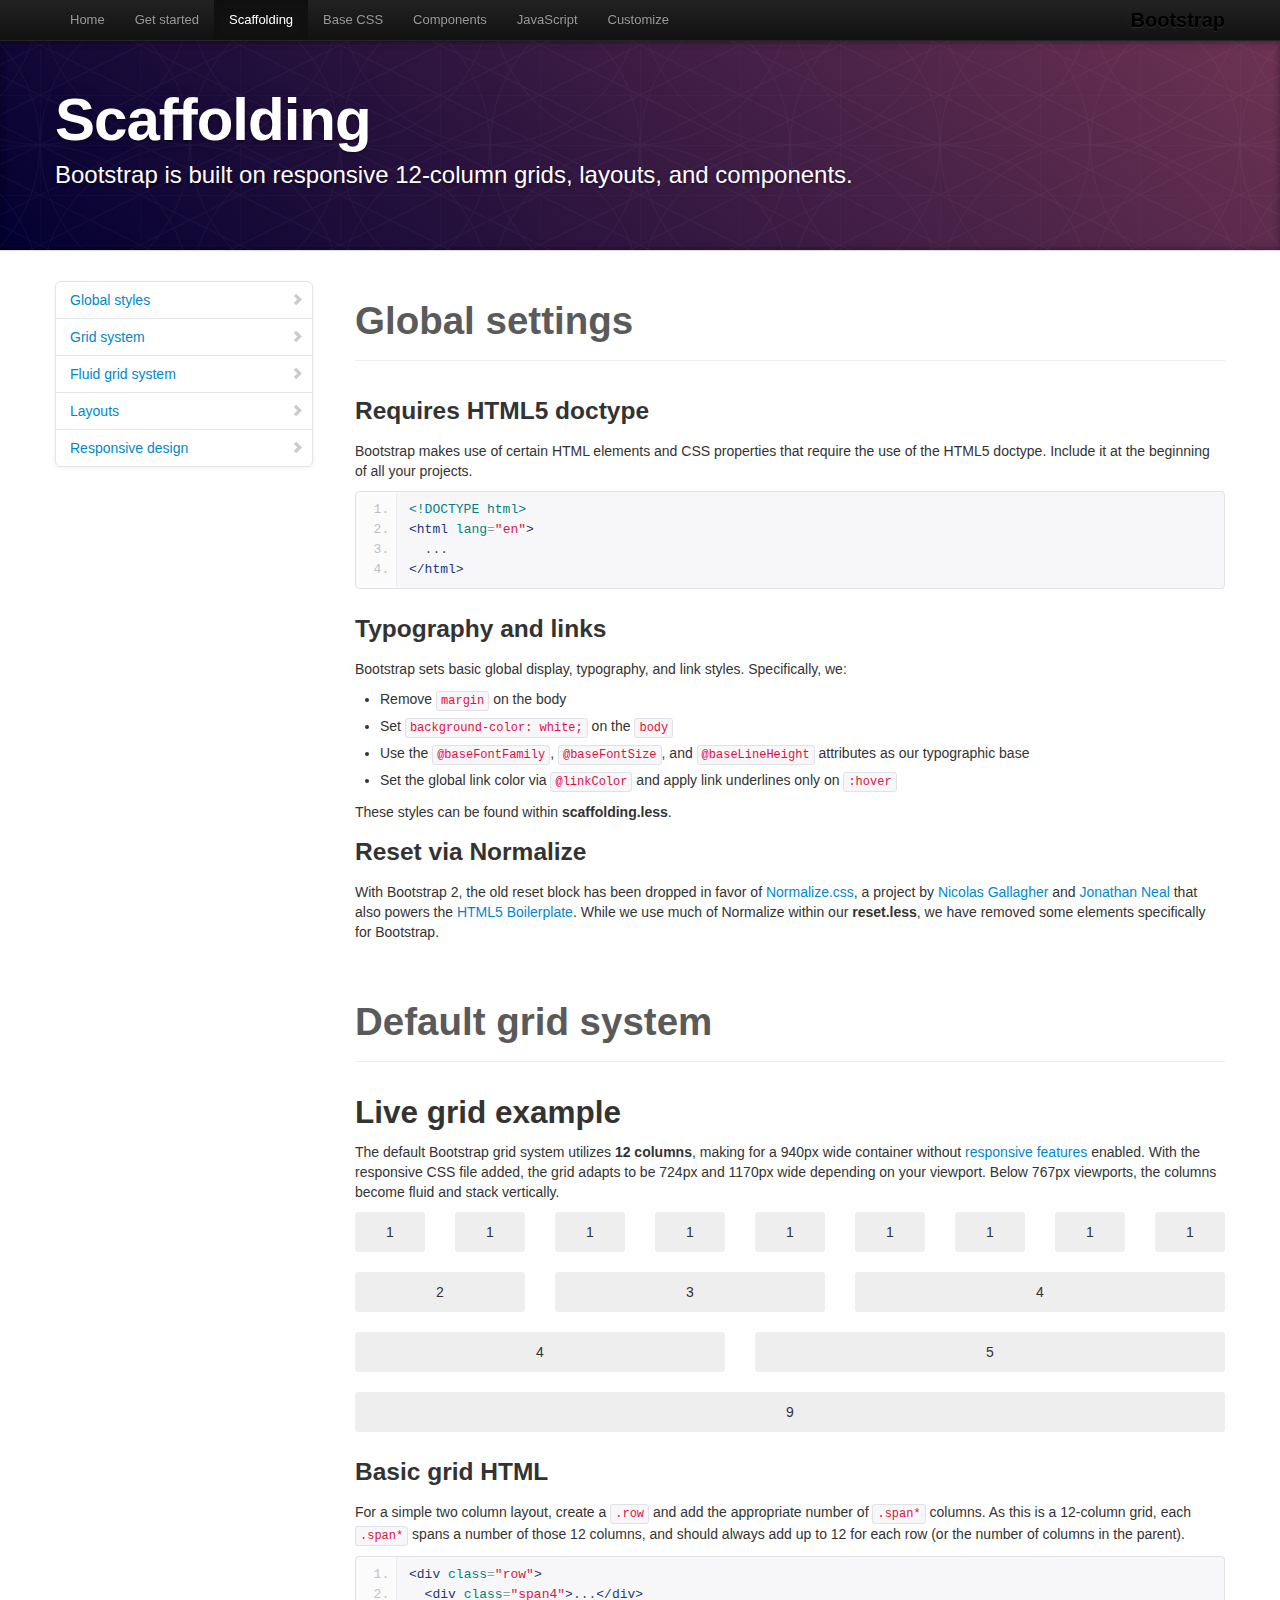
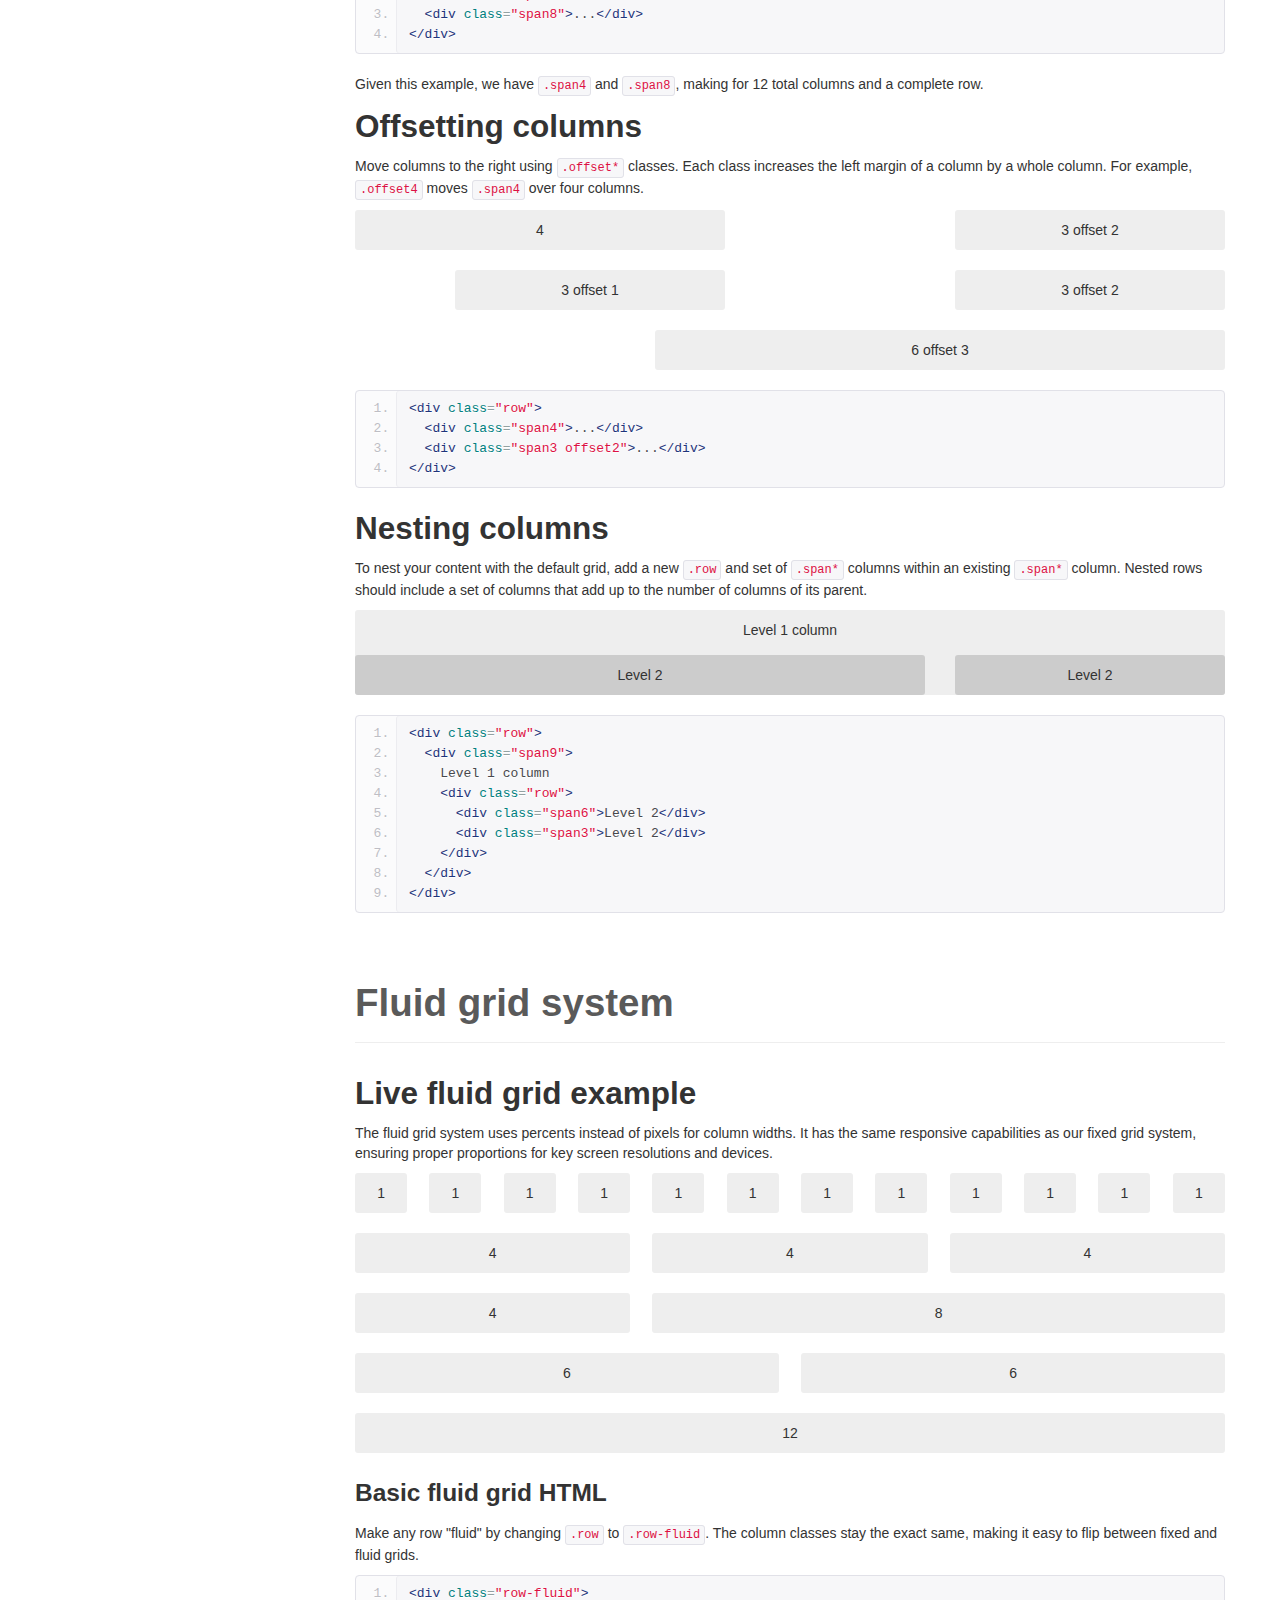
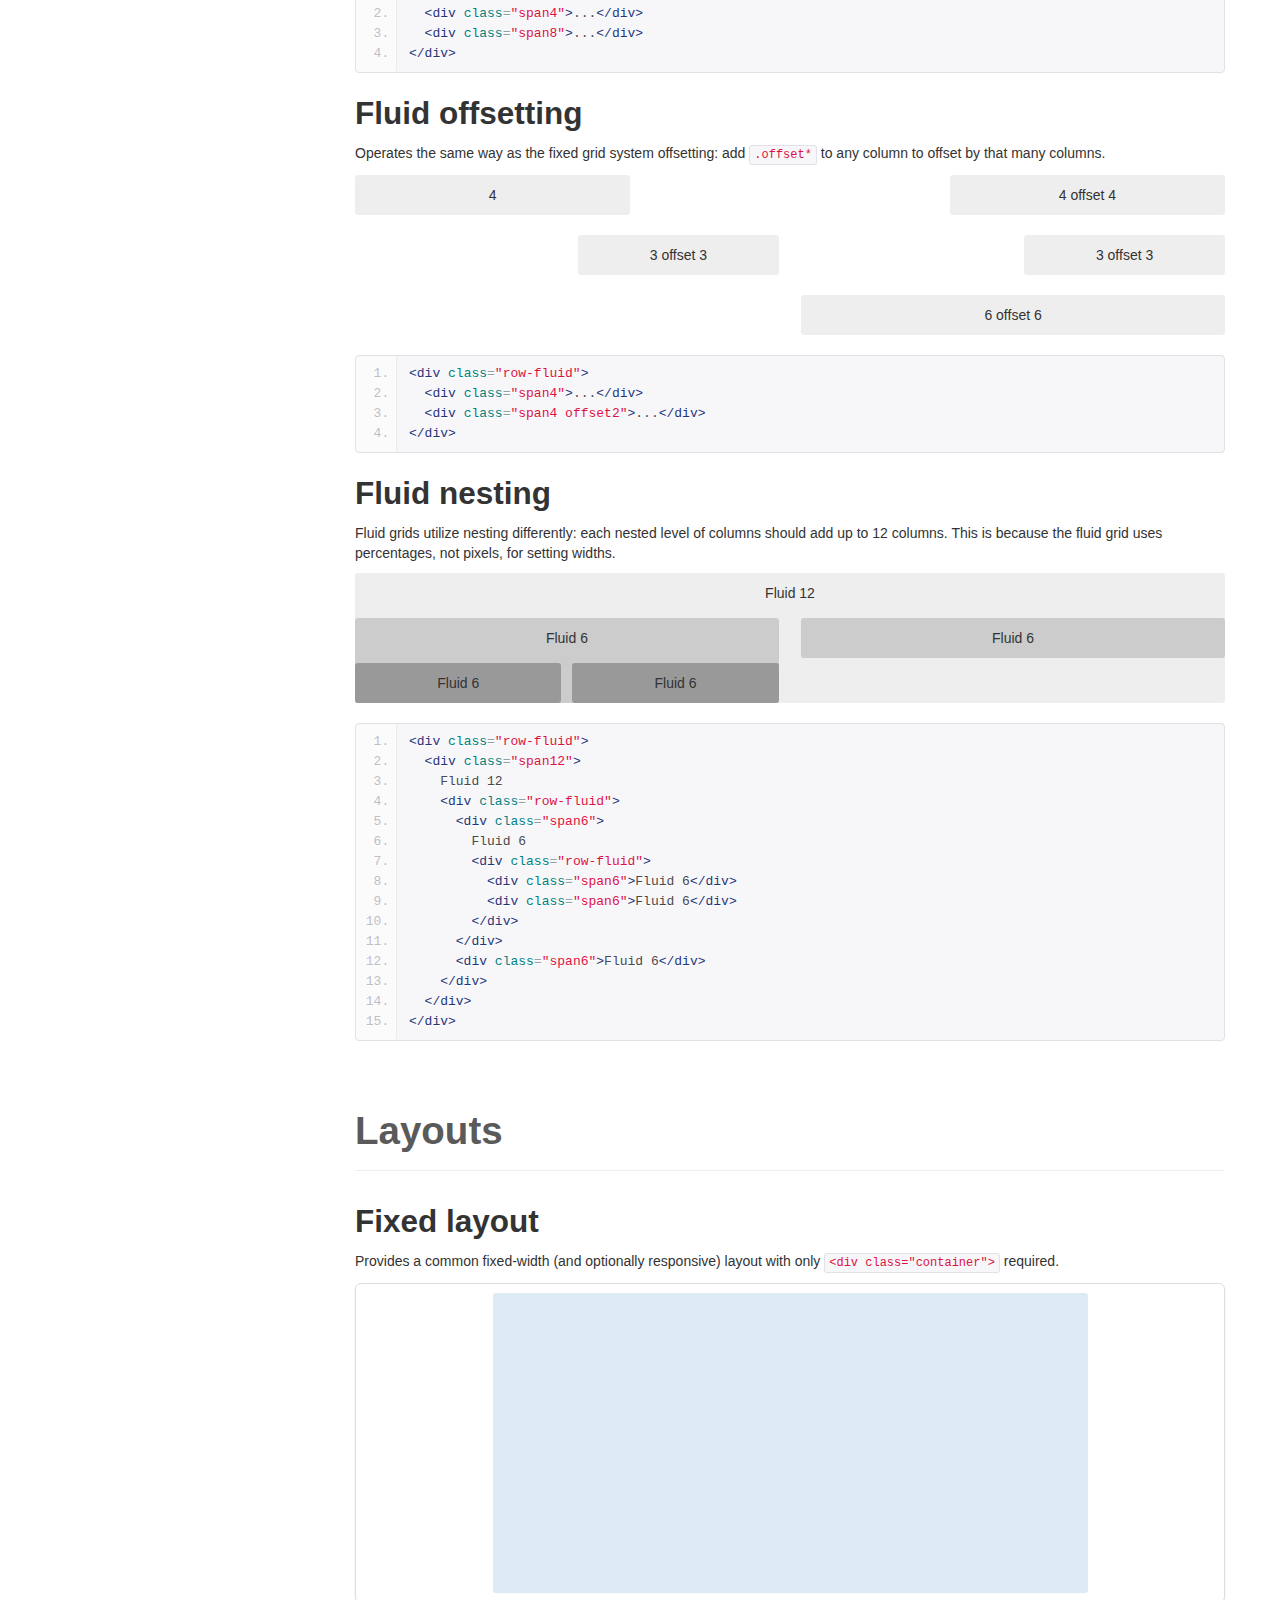
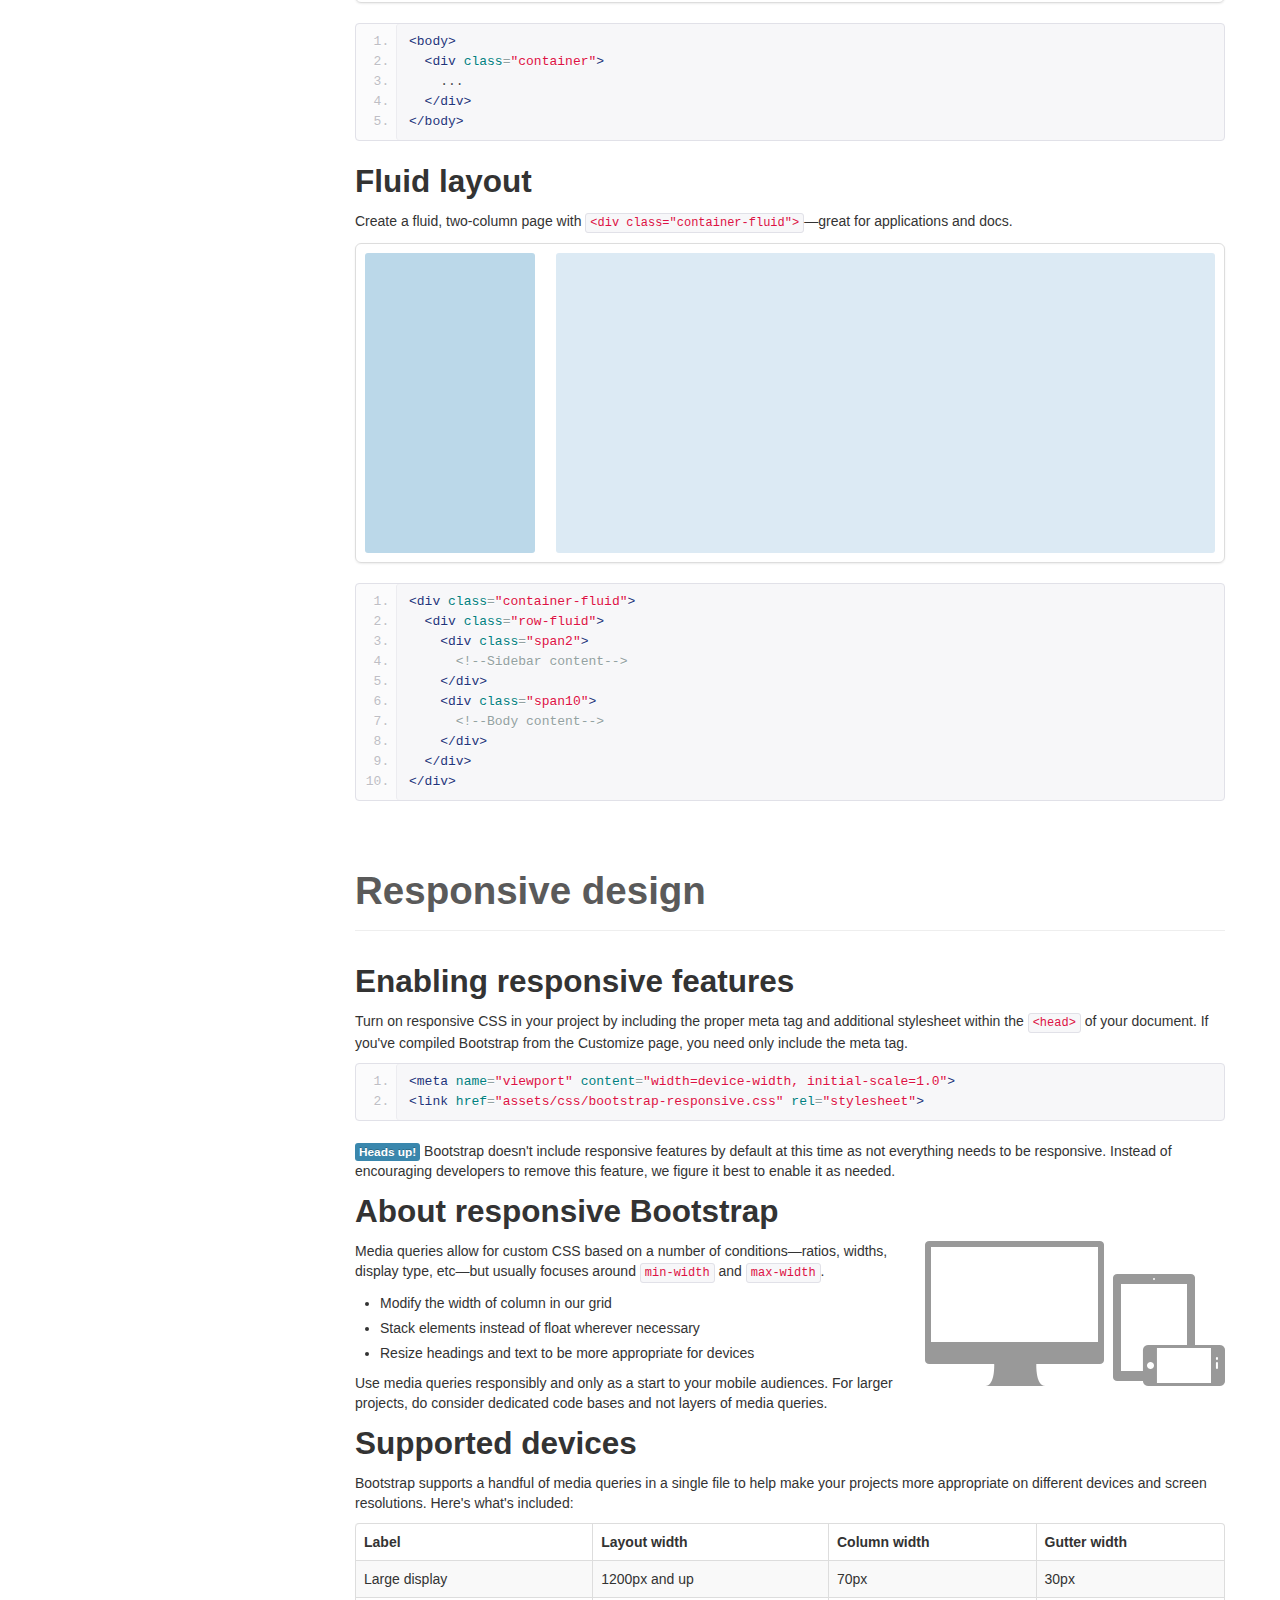
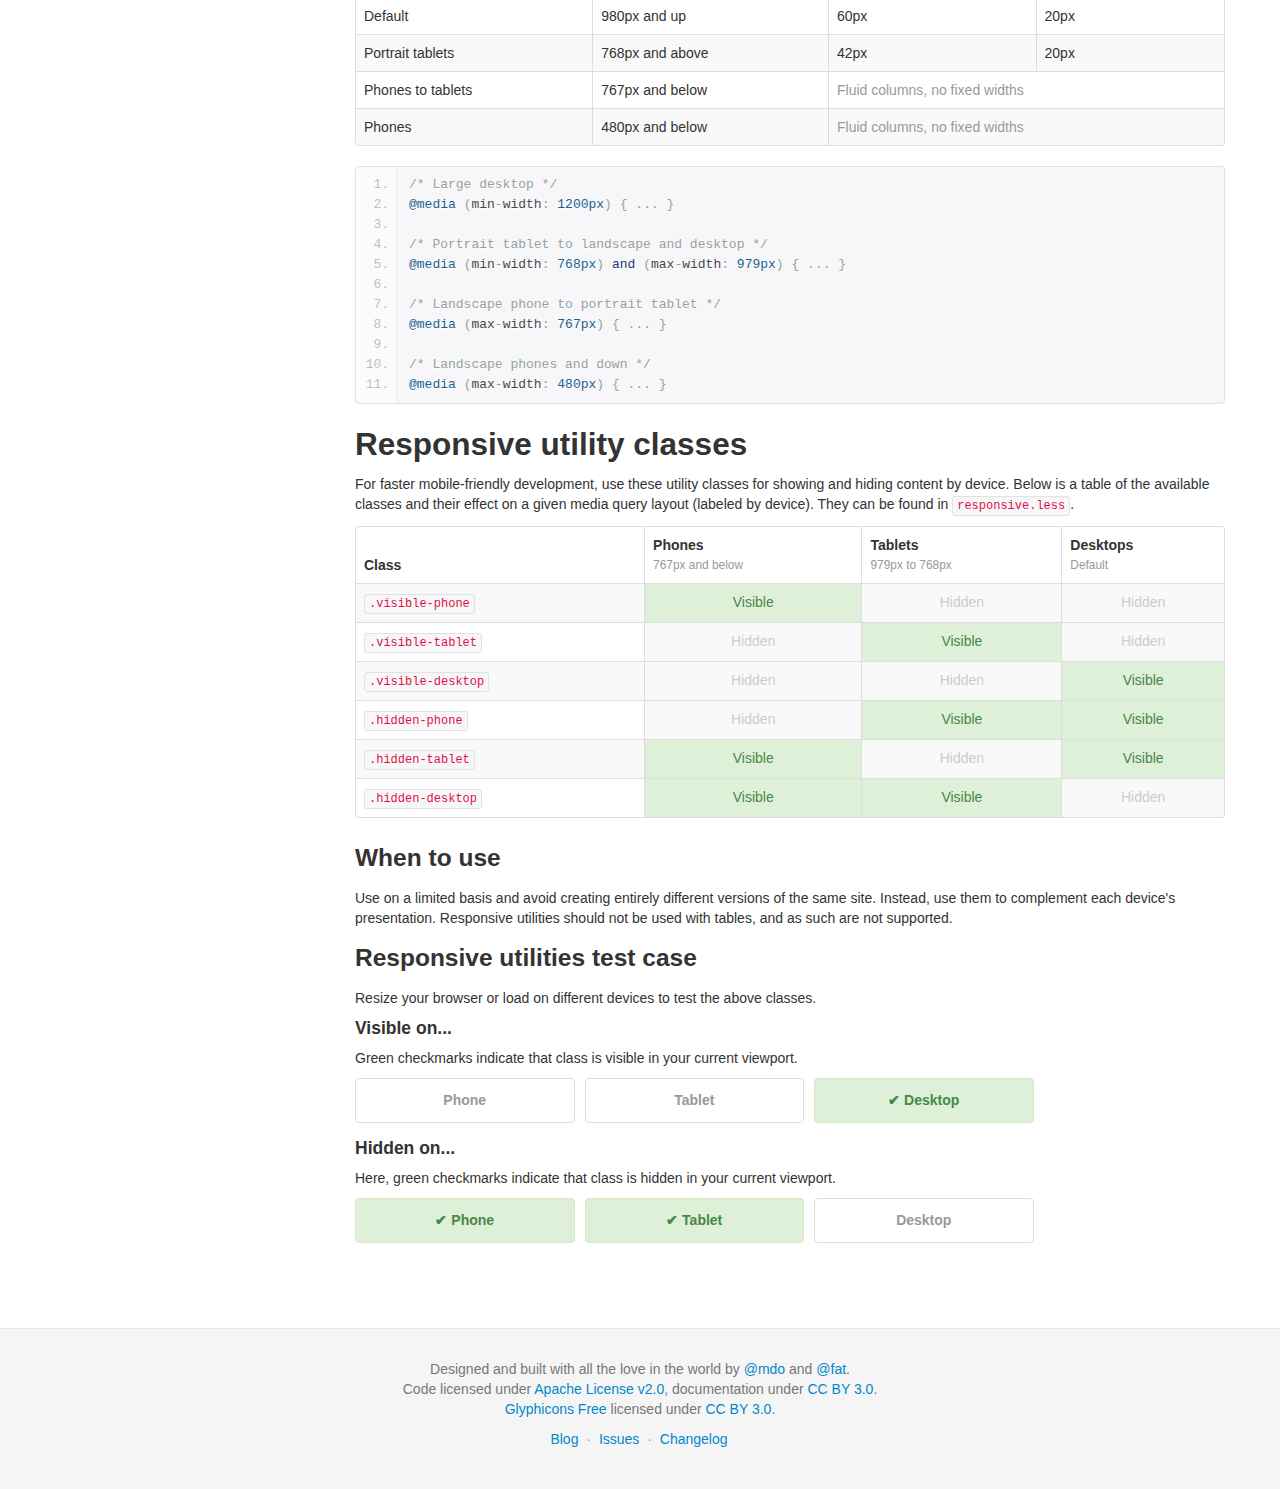
<file: bootstrap/docs/scaffolding.html>
<!DOCTYPE html>
<html lang="en">
  <head>
    <meta charset="utf-8">
    <title>Scaffolding · Bootstrap</title>
    <meta name="viewport" content="width=device-width, initial-scale=1.0">
    <meta name="description" content="">
    <meta name="author" content="">

    <!-- Le styles -->
    <link href="assets/css/bootstrap.css" rel="stylesheet">
    <link href="assets/css/bootstrap-responsive.css" rel="stylesheet">
    <link href="assets/css/docs.css" rel="stylesheet">
    <link href="assets/js/google-code-prettify/prettify.css" rel="stylesheet">

    <!-- Le HTML5 shim, for IE6-8 support of HTML5 elements -->
    <!--[if lt IE 9]>
      <script src="assets/js/html5shiv.js"></script>
    <![endif]-->

    <!-- Le fav and touch icons -->
    <link rel="apple-touch-icon-precomposed" sizes="144x144" href="assets/ico/apple-touch-icon-144-precomposed.png">
    <link rel="apple-touch-icon-precomposed" sizes="114x114" href="assets/ico/apple-touch-icon-114-precomposed.png">
      <link rel="apple-touch-icon-precomposed" sizes="72x72" href="assets/ico/apple-touch-icon-72-precomposed.png">
                    <link rel="apple-touch-icon-precomposed" href="assets/ico/apple-touch-icon-57-precomposed.png">
                                   <link rel="shortcut icon" href="assets/ico/favicon.png">

    <script type="text/javascript">
      var _gaq = _gaq || [];
      _gaq.push(['_setAccount', 'UA-146052-10']);
      _gaq.push(['_trackPageview']);
      (function() {
        var ga = document.createElement('script'); ga.type = 'text/javascript'; ga.async = true;
        ga.src = ('https:' == document.location.protocol ? 'https://ssl' : 'http://www') + '.google-analytics.com/ga.js';
        var s = document.getElementsByTagName('script')[0]; s.parentNode.insertBefore(ga, s);
      })();
    </script>
  </head>

  <body data-spy="scroll" data-target=".bs-docs-sidebar">

    <!-- Navbar
    ================================================== -->
    <div class="navbar navbar-inverse navbar-fixed-top">
      <div class="navbar-inner">
        <div class="container">
          <button type="button" class="btn btn-navbar" data-toggle="collapse" data-target=".nav-collapse">
            <span class="icon-bar"></span>
            <span class="icon-bar"></span>
            <span class="icon-bar"></span>
          </button>
          <a class="brand" href="./index.html">Bootstrap</a>
          <div class="nav-collapse collapse">
            <ul class="nav">
              <li class="">
                <a href="./index.html">Home</a>
              </li>
              <li class="">
                <a href="./getting-started.html">Get started</a>
              </li>
              <li class="active">
                <a href="./scaffolding.html">Scaffolding</a>
              </li>
              <li class="">
                <a href="./base-css.html">Base CSS</a>
              </li>
              <li class="">
                <a href="./components.html">Components</a>
              </li>
              <li class="">
                <a href="./javascript.html">JavaScript</a>
              </li>
              <li class="">
                <a href="./customize.html">Customize</a>
              </li>
            </ul>
          </div>
        </div>
      </div>
    </div>

<!-- Subhead
================================================== -->
<header class="jumbotron subhead" id="overview">
  <div class="container">
    <h1>Scaffolding</h1>
    <p class="lead">Bootstrap is built on responsive 12-column grids, layouts, and components.</p>
  </div>
</header>

  <div class="container">

    <!-- Docs nav
    ================================================== -->
    <div class="row">
      <div class="span3 bs-docs-sidebar">
        <ul class="nav nav-list bs-docs-sidenav">
          <li><a href="#global"><i class="icon-chevron-right"></i> Global styles</a></li>
          <li><a href="#gridSystem"><i class="icon-chevron-right"></i> Grid system</a></li>
          <li><a href="#fluidGridSystem"><i class="icon-chevron-right"></i> Fluid grid system</a></li>
          <li><a href="#layouts"><i class="icon-chevron-right"></i> Layouts</a></li>
          <li><a href="#responsive"><i class="icon-chevron-right"></i> Responsive design</a></li>
        </ul>
      </div>
      <div class="span9">



        <!-- Global Bootstrap settings
        ================================================== -->
        <section id="global">
          <div class="page-header">
            <h1>Global settings</h1>
          </div>

          <h3>Requires HTML5 doctype</h3>
          <p>Bootstrap makes use of certain HTML elements and CSS properties that require the use of the HTML5 doctype. Include it at the beginning of all your projects.</p>
<pre class="prettyprint linenums">
&lt;!DOCTYPE html&gt;
&lt;html lang="en"&gt;
  ...
&lt;/html&gt;
</pre>

          <h3>Typography and links</h3>
          <p>Bootstrap sets basic global display, typography, and link styles. Specifically, we:</p>
          <ul>
            <li>Remove <code>margin</code> on the body</li>
            <li>Set <code>background-color: white;</code> on the <code>body</code></li>
            <li>Use the <code>@baseFontFamily</code>, <code>@baseFontSize</code>, and <code>@baseLineHeight</code> attributes as our typographic base</li>
            <li>Set the global link color via <code>@linkColor</code> and apply link underlines only on <code>:hover</code></li>
          </ul>
          <p>These styles can be found within <strong>scaffolding.less</strong>.</p>

          <h3>Reset via Normalize</h3>
          <p>With Bootstrap 2, the old reset block has been dropped in favor of <a href="http://necolas.github.com/normalize.css/" target="_blank">Normalize.css</a>, a project by <a href="http://twitter.com/necolas" target="_blank">Nicolas Gallagher</a> and <a href="http://twitter.com/jon_neal" target="_blank">Jonathan Neal</a> that also powers the <a href="http://html5boilerplate.com" target="_blank">HTML5 Boilerplate</a>. While we use much of Normalize within our <strong>reset.less</strong>, we have removed some elements specifically for Bootstrap.</p>

        </section>




        <!-- Grid system
        ================================================== -->
        <section id="gridSystem">
          <div class="page-header">
            <h1>Default grid system</h1>
          </div>

          <h2>Live grid example</h2>
          <p>The default Bootstrap grid system utilizes <strong>12 columns</strong>, making for a 940px wide container without <a href="./scaffolding.html#responsive">responsive features</a> enabled. With the responsive CSS file added, the grid adapts to be 724px and 1170px wide depending on your viewport. Below 767px viewports, the columns become fluid and stack vertically.</p>
          <div class="bs-docs-grid">
            <div class="row show-grid">
              <div class="span1">1</div>
              <div class="span1">1</div>
              <div class="span1">1</div>
              <div class="span1">1</div>
              <div class="span1">1</div>
              <div class="span1">1</div>
              <div class="span1">1</div>
              <div class="span1">1</div>
              <div class="span1">1</div>
            </div>
            <div class="row show-grid">
              <div class="span2">2</div>
              <div class="span3">3</div>
              <div class="span4">4</div>
            </div>
            <div class="row show-grid">
              <div class="span4">4</div>
              <div class="span5">5</div>
            </div>
            <div class="row show-grid">
              <div class="span9">9</div>
            </div>
          </div>

          <h3>Basic grid HTML</h3>
          <p>For a simple two column layout, create a <code>.row</code> and add the appropriate number of <code>.span*</code> columns. As this is a 12-column grid, each <code>.span*</code> spans a number of those 12 columns, and should always add up to 12 for each row (or the number of columns in the parent).</p>
<pre class="prettyprint linenums">
&lt;div class="row"&gt;
  &lt;div class="span4"&gt;...&lt;/div&gt;
  &lt;div class="span8"&gt;...&lt;/div&gt;
&lt;/div&gt;
</pre>
          <p>Given this example, we have <code>.span4</code> and <code>.span8</code>, making for 12 total columns and a complete row.</p>

          <h2>Offsetting columns</h2>
          <p>Move columns to the right using <code>.offset*</code> classes. Each class increases the left margin of a column by a whole column. For example, <code>.offset4</code> moves <code>.span4</code> over four columns.</p>
          <div class="bs-docs-grid">
            <div class="row show-grid">
              <div class="span4">4</div>
              <div class="span3 offset2">3 offset 2</div>
            </div><!-- /row -->
            <div class="row show-grid">
              <div class="span3 offset1">3 offset 1</div>
              <div class="span3 offset2">3 offset 2</div>
            </div><!-- /row -->
            <div class="row show-grid">
              <div class="span6 offset3">6 offset 3</div>
            </div><!-- /row -->
          </div>
<pre class="prettyprint linenums">
&lt;div class="row"&gt;
  &lt;div class="span4"&gt;...&lt;/div&gt;
  &lt;div class="span3 offset2"&gt;...&lt;/div&gt;
&lt;/div&gt;
</pre>

          <h2>Nesting columns</h2>
          <p>To nest your content with the default grid, add a new <code>.row</code> and set of <code>.span*</code> columns within an existing <code>.span*</code> column. Nested rows should include a set of columns that add up to the number of columns of its parent.</p>
          <div class="row show-grid">
            <div class="span9">
              Level 1 column
              <div class="row show-grid">
                <div class="span6">
                  Level 2
                </div>
                <div class="span3">
                  Level 2
                </div>
              </div>
            </div>
          </div>
<pre class="prettyprint linenums">
&lt;div class="row"&gt;
  &lt;div class="span9"&gt;
    Level 1 column
    &lt;div class="row"&gt;
      &lt;div class="span6"&gt;Level 2&lt;/div&gt;
      &lt;div class="span3"&gt;Level 2&lt;/div&gt;
    &lt;/div&gt;
  &lt;/div&gt;
&lt;/div&gt;
</pre>
        </section>



        <!-- Fluid grid system
        ================================================== -->
        <section id="fluidGridSystem">
          <div class="page-header">
            <h1>Fluid grid system</h1>
          </div>

          <h2>Live fluid grid example</h2>
          <p>The fluid grid system uses percents instead of pixels for column widths. It has the same responsive capabilities as our fixed grid system, ensuring proper proportions for key screen resolutions and devices.</p>
          <div class="bs-docs-grid">
            <div class="row-fluid show-grid">
              <div class="span1">1</div>
              <div class="span1">1</div>
              <div class="span1">1</div>
              <div class="span1">1</div>
              <div class="span1">1</div>
              <div class="span1">1</div>
              <div class="span1">1</div>
              <div class="span1">1</div>
              <div class="span1">1</div>
              <div class="span1">1</div>
              <div class="span1">1</div>
              <div class="span1">1</div>
            </div>
            <div class="row-fluid show-grid">
              <div class="span4">4</div>
              <div class="span4">4</div>
              <div class="span4">4</div>
            </div>
            <div class="row-fluid show-grid">
              <div class="span4">4</div>
              <div class="span8">8</div>
            </div>
            <div class="row-fluid show-grid">
              <div class="span6">6</div>
              <div class="span6">6</div>
            </div>
            <div class="row-fluid show-grid">
              <div class="span12">12</div>
            </div>
          </div>

          <h3>Basic fluid grid HTML</h3>
          <p>Make any row "fluid" by changing <code>.row</code> to <code>.row-fluid</code>. The column classes stay the exact same, making it easy to flip between fixed and fluid grids.</p>
<pre class="prettyprint linenums">
&lt;div class="row-fluid"&gt;
  &lt;div class="span4"&gt;...&lt;/div&gt;
  &lt;div class="span8"&gt;...&lt;/div&gt;
&lt;/div&gt;
</pre>

          <h2>Fluid offsetting</h2>
          <p>Operates the same way as the fixed grid system offsetting: add <code>.offset*</code> to any column to offset by that many columns.</p>
          <div class="bs-docs-grid">
            <div class="row-fluid show-grid">
              <div class="span4">4</div>
              <div class="span4 offset4">4 offset 4</div>
            </div><!-- /row -->
            <div class="row-fluid show-grid">
              <div class="span3 offset3">3 offset 3</div>
              <div class="span3 offset3">3 offset 3</div>
            </div><!-- /row -->
            <div class="row-fluid show-grid">
              <div class="span6 offset6">6 offset 6</div>
            </div><!-- /row -->
          </div>
<pre class="prettyprint linenums">
&lt;div class="row-fluid"&gt;
  &lt;div class="span4"&gt;...&lt;/div&gt;
  &lt;div class="span4 offset2"&gt;...&lt;/div&gt;
&lt;/div&gt;
</pre>

          <h2>Fluid nesting</h2>
          <p>Fluid grids utilize nesting differently: each nested level of columns should add up to 12 columns. This is because the fluid grid uses percentages, not pixels, for setting widths.</p>
          <div class="row-fluid show-grid">
            <div class="span12">
              Fluid 12
              <div class="row-fluid show-grid">
                <div class="span6">
                  Fluid 6
                  <div class="row-fluid show-grid">
                    <div class="span6">
                      Fluid 6
                    </div>
                    <div class="span6">
                      Fluid 6
                    </div>
                  </div>
                </div>
                <div class="span6">
                  Fluid 6
                </div>
              </div>
            </div>
          </div>
<pre class="prettyprint linenums">
&lt;div class="row-fluid"&gt;
  &lt;div class="span12"&gt;
    Fluid 12
    &lt;div class="row-fluid"&gt;
      &lt;div class="span6"&gt;
        Fluid 6
        &lt;div class="row-fluid"&gt;
          &lt;div class="span6"&gt;Fluid 6&lt;/div&gt;
          &lt;div class="span6"&gt;Fluid 6&lt;/div&gt;
        &lt;/div&gt;
      &lt;/div&gt;
      &lt;div class="span6"&gt;Fluid 6&lt;/div&gt;
    &lt;/div&gt;
  &lt;/div&gt;
&lt;/div&gt;
</pre>

        </section>




        <!-- Layouts (Default and fluid)
        ================================================== -->
        <section id="layouts">
          <div class="page-header">
            <h1>Layouts</h1>
          </div>

          <h2>Fixed layout</h2>
          <p>Provides a common fixed-width (and optionally responsive) layout with only <code>&lt;div class="container"&gt;</code> required.</p>
          <div class="mini-layout">
            <div class="mini-layout-body"></div>
          </div>
<pre class="prettyprint linenums">
&lt;body&gt;
  &lt;div class="container"&gt;
    ...
  &lt;/div&gt;
&lt;/body&gt;
</pre>

          <h2>Fluid layout</h2>
          <p>Create a fluid, two-column page with <code>&lt;div class="container-fluid"&gt;</code>&mdash;great for applications and docs.</p>
          <div class="mini-layout fluid">
            <div class="mini-layout-sidebar"></div>
            <div class="mini-layout-body"></div>
          </div>
<pre class="prettyprint linenums">
&lt;div class="container-fluid"&gt;
  &lt;div class="row-fluid"&gt;
    &lt;div class="span2"&gt;
      &lt;!--Sidebar content--&gt;
    &lt;/div&gt;
    &lt;div class="span10"&gt;
      &lt;!--Body content--&gt;
    &lt;/div&gt;
  &lt;/div&gt;
&lt;/div&gt;
</pre>
        </section>




        <!-- Responsive design
        ================================================== -->
        <section id="responsive">
          <div class="page-header">
            <h1>Responsive design</h1>
          </div>

          <h2>Enabling responsive features</h2>
          <p>Turn on responsive CSS in your project by including the proper meta tag and additional stylesheet within the <code>&lt;head&gt;</code> of your document. If you've compiled Bootstrap from the Customize page, you need only include the meta tag.</p>
<pre class="prettyprint linenums">
&lt;meta name="viewport" content="width=device-width, initial-scale=1.0"&gt;
&lt;link href="assets/css/bootstrap-responsive.css" rel="stylesheet"&gt;
</pre>
          <p><span class="label label-info">Heads up!</span>  Bootstrap doesn't include responsive features by default at this time as not everything needs to be responsive. Instead of encouraging developers to remove this feature, we figure it best to enable it as needed.</p>

          <h2>About responsive Bootstrap</h2>
          <img src="assets/img/responsive-illustrations.png" alt="Responsive devices" style="float: right; margin: 0 0 20px 20px;">
          <p>Media queries allow for custom CSS based on a number of conditions&mdash;ratios, widths, display type, etc&mdash;but usually focuses around <code>min-width</code> and <code>max-width</code>.</p>
          <ul>
            <li>Modify the width of column in our grid</li>
            <li>Stack elements instead of float wherever necessary</li>
            <li>Resize headings and text to be more appropriate for devices</li>
          </ul>
          <p>Use media queries responsibly and only as a start to your mobile audiences. For larger projects, do consider dedicated code bases and not layers of media queries.</p>

          <h2>Supported devices</h2>
          <p>Bootstrap supports a handful of media queries in a single file to help make your projects more appropriate on different devices and screen resolutions. Here's what's included:</p>
          <table class="table table-bordered table-striped">
            <thead>
              <tr>
                <th>Label</th>
                <th>Layout width</th>
                <th>Column width</th>
                <th>Gutter width</th>
              </tr>
            </thead>
            <tbody>
              <tr>
                <td>Large display</td>
                <td>1200px and up</td>
                <td>70px</td>
                <td>30px</td>
              </tr>
              <tr>
                <td>Default</td>
                <td>980px and up</td>
                <td>60px</td>
                <td>20px</td>
              </tr>
              <tr>
                <td>Portrait tablets</td>
                <td>768px and above</td>
                <td>42px</td>
                <td>20px</td>
              </tr>
              <tr>
                <td>Phones to tablets</td>
                <td>767px and below</td>
                <td class="muted" colspan="2">Fluid columns, no fixed widths</td>
              </tr>
              <tr>
                <td>Phones</td>
                <td>480px and below</td>
                <td class="muted" colspan="2">Fluid columns, no fixed widths</td>
              </tr>
            </tbody>
          </table>
<pre class="prettyprint linenums">
/* Large desktop */
@media (min-width: 1200px) { ... }

/* Portrait tablet to landscape and desktop */
@media (min-width: 768px) and (max-width: 979px) { ... }

/* Landscape phone to portrait tablet */
@media (max-width: 767px) { ... }

/* Landscape phones and down */
@media (max-width: 480px) { ... }
</pre>


          <h2>Responsive utility classes</h2>
          <p>For faster mobile-friendly development, use these utility classes for showing and hiding content by device. Below is a table of the available classes and their effect on a given media query layout (labeled by device). They can be found in <code>responsive.less</code>.</p>
          <table class="table table-bordered table-striped responsive-utilities">
            <thead>
              <tr>
                <th>Class</th>
                <th>Phones <small>767px and below</small></th>
                <th>Tablets <small>979px to 768px</small></th>
                <th>Desktops <small>Default</small></th>
              </tr>
            </thead>
            <tbody>
              <tr>
                <th><code>.visible-phone</code></th>
                <td class="is-visible">Visible</td>
                <td class="is-hidden">Hidden</td>
                <td class="is-hidden">Hidden</td>
              </tr>
              <tr>
                <th><code>.visible-tablet</code></th>
                <td class="is-hidden">Hidden</td>
                <td class="is-visible">Visible</td>
                <td class="is-hidden">Hidden</td>
              </tr>
              <tr>
                <th><code>.visible-desktop</code></th>
                <td class="is-hidden">Hidden</td>
                <td class="is-hidden">Hidden</td>
                <td class="is-visible">Visible</td>
              </tr>
              <tr>
                <th><code>.hidden-phone</code></th>
                <td class="is-hidden">Hidden</td>
                <td class="is-visible">Visible</td>
                <td class="is-visible">Visible</td>
              </tr>
              <tr>
                <th><code>.hidden-tablet</code></th>
                <td class="is-visible">Visible</td>
                <td class="is-hidden">Hidden</td>
                <td class="is-visible">Visible</td>
              </tr>
              <tr>
                <th><code>.hidden-desktop</code></th>
                <td class="is-visible">Visible</td>
                <td class="is-visible">Visible</td>
                <td class="is-hidden">Hidden</td>
              </tr>
            </tbody>
          </table>

          <h3>When to use</h3>
          <p>Use on a limited basis and avoid creating entirely different versions of the same site. Instead, use them to complement each device's presentation. Responsive utilities should not be used with tables, and as such are not supported.</p>

          <h3>Responsive utilities test case</h3>
          <p>Resize your browser or load on different devices to test the above classes.</p>
          <h4>Visible on...</h4>
          <p>Green checkmarks indicate that class is visible in your current viewport.</p>
          <ul class="responsive-utilities-test">
            <li>Phone<span class="visible-phone">&#10004; Phone</span></li>
            <li>Tablet<span class="visible-tablet">&#10004; Tablet</span></li>
            <li>Desktop<span class="visible-desktop">&#10004; Desktop</span></li>
          </ul>
          <h4>Hidden on...</h4>
          <p>Here, green checkmarks indicate that class is hidden in your current viewport.</p>
          <ul class="responsive-utilities-test hidden-on">
            <li>Phone<span class="hidden-phone">&#10004; Phone</span></li>
            <li>Tablet<span class="hidden-tablet">&#10004; Tablet</span></li>
            <li>Desktop<span class="hidden-desktop">&#10004; Desktop</span></li>
          </ul>

        </section>



      </div>
    </div>

  </div>



    <!-- Footer
    ================================================== -->
    <footer class="footer">
      <div class="container">
        <p>Designed and built with all the love in the world by <a href="http://twitter.com/mdo" target="_blank">@mdo</a> and <a href="http://twitter.com/fat" target="_blank">@fat</a>.</p>
        <p>Code licensed under <a href="http://www.apache.org/licenses/LICENSE-2.0" target="_blank">Apache License v2.0</a>, documentation under <a href="http://creativecommons.org/licenses/by/3.0/">CC BY 3.0</a>.</p>
        <p><a href="http://glyphicons.com">Glyphicons Free</a> licensed under <a href="http://creativecommons.org/licenses/by/3.0/">CC BY 3.0</a>.</p>
        <ul class="footer-links">
          <li><a href="http://blog.getbootstrap.com">Blog</a></li>
          <li class="muted">&middot;</li>
          <li><a href="https://github.com/twitter/bootstrap/issues?state=open">Issues</a></li>
          <li class="muted">&middot;</li>
          <li><a href="https://github.com/twitter/bootstrap/blob/master/CHANGELOG.md">Changelog</a></li>
        </ul>
      </div>
    </footer>



    <!-- Le javascript
    ================================================== -->
    <!-- Placed at the end of the document so the pages load faster -->
    <script type="text/javascript" src="http://platform.twitter.com/widgets.js"></script>
    <script src="assets/js/jquery.js"></script>
    <script src="assets/js/bootstrap-transition.js"></script>
    <script src="assets/js/bootstrap-alert.js"></script>
    <script src="assets/js/bootstrap-modal.js"></script>
    <script src="assets/js/bootstrap-dropdown.js"></script>
    <script src="assets/js/bootstrap-scrollspy.js"></script>
    <script src="assets/js/bootstrap-tab.js"></script>
    <script src="assets/js/bootstrap-tooltip.js"></script>
    <script src="assets/js/bootstrap-popover.js"></script>
    <script src="assets/js/bootstrap-button.js"></script>
    <script src="assets/js/bootstrap-collapse.js"></script>
    <script src="assets/js/bootstrap-carousel.js"></script>
    <script src="assets/js/bootstrap-typeahead.js"></script>
    <script src="assets/js/bootstrap-affix.js"></script>

    <script src="assets/js/holder/holder.js"></script>
    <script src="assets/js/google-code-prettify/prettify.js"></script>

    <script src="assets/js/application.js"></script>


    <!-- Analytics
    ================================================== -->
    <script>
      var _gauges = _gauges || [];
      (function() {
        var t   = document.createElement('script');
        t.type  = 'text/javascript';
        t.async = true;
        t.id    = 'gauges-tracker';
        t.setAttribute('data-site-id', '4f0dc9fef5a1f55508000013');
        t.src = '//secure.gaug.es/track.js';
        var s = document.getElementsByTagName('script')[0];
        s.parentNode.insertBefore(t, s);
      })();
    </script>

  </body>
</html>
</file>
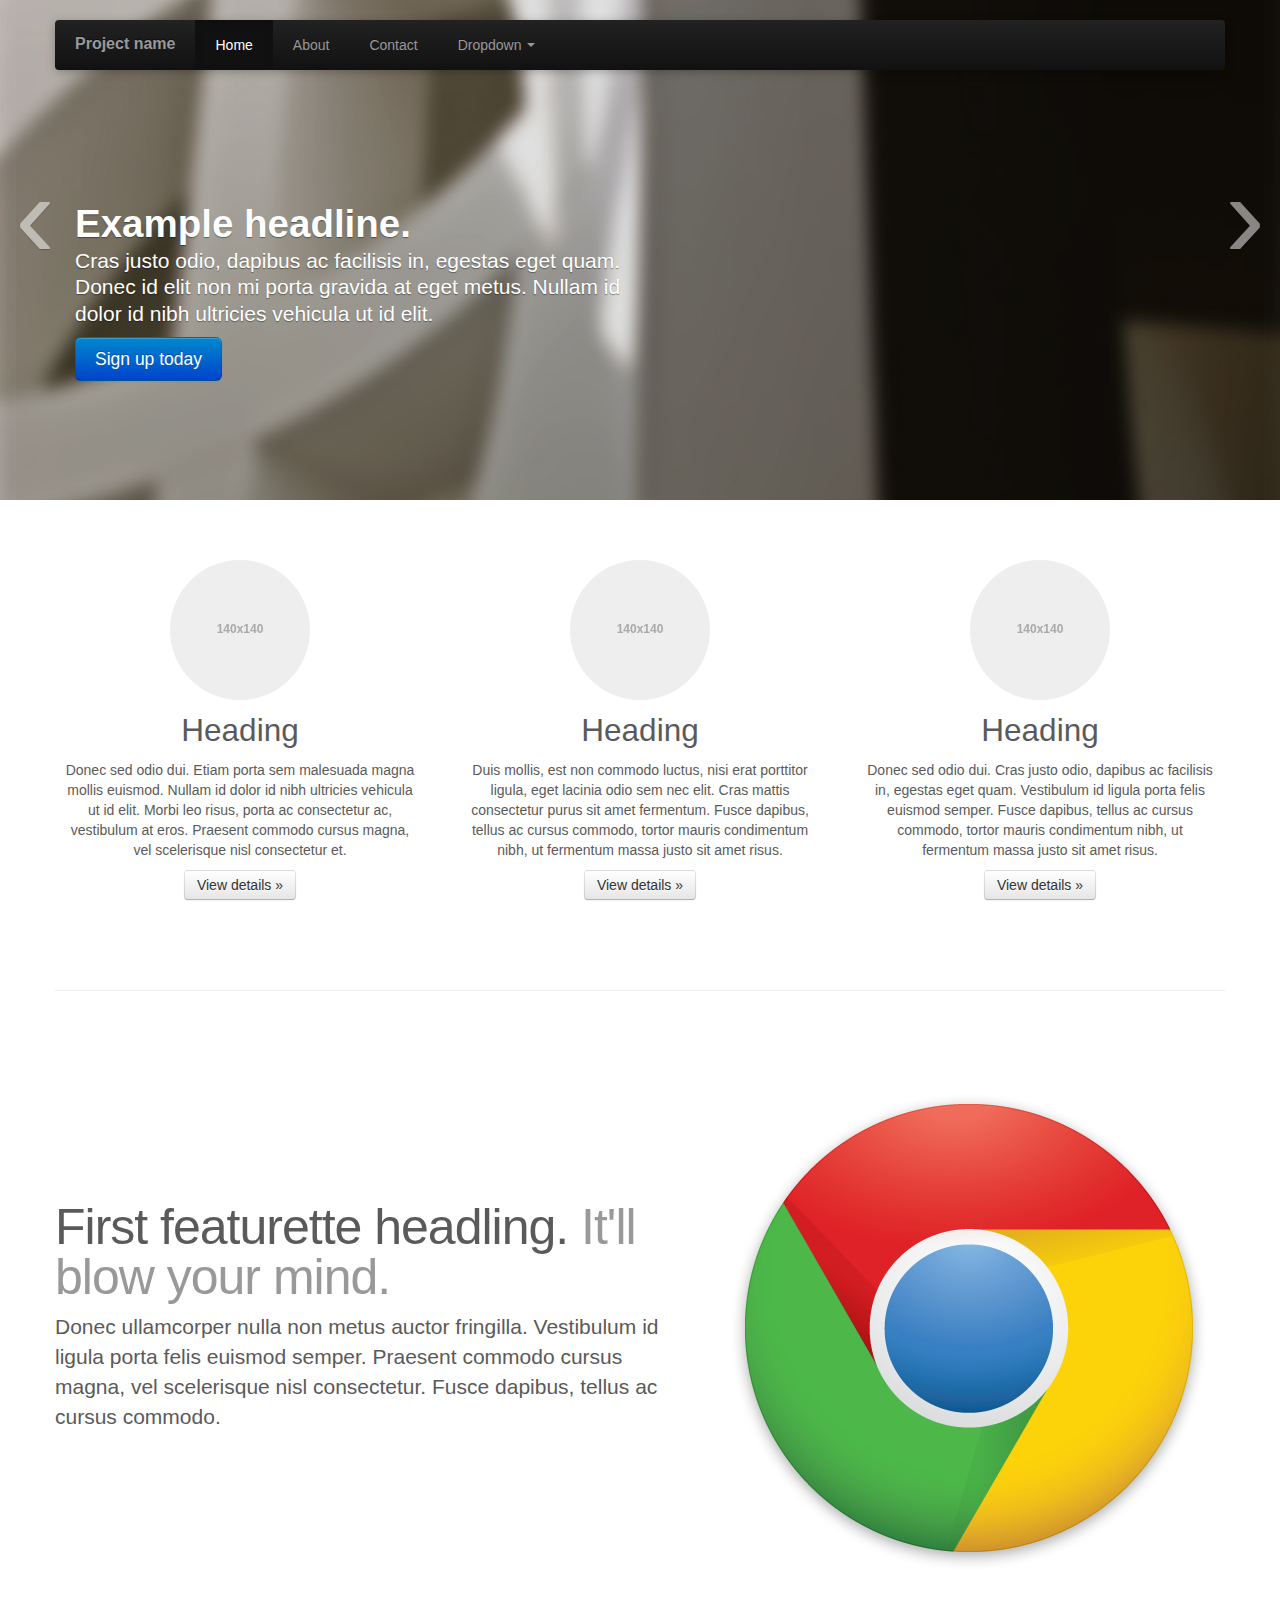
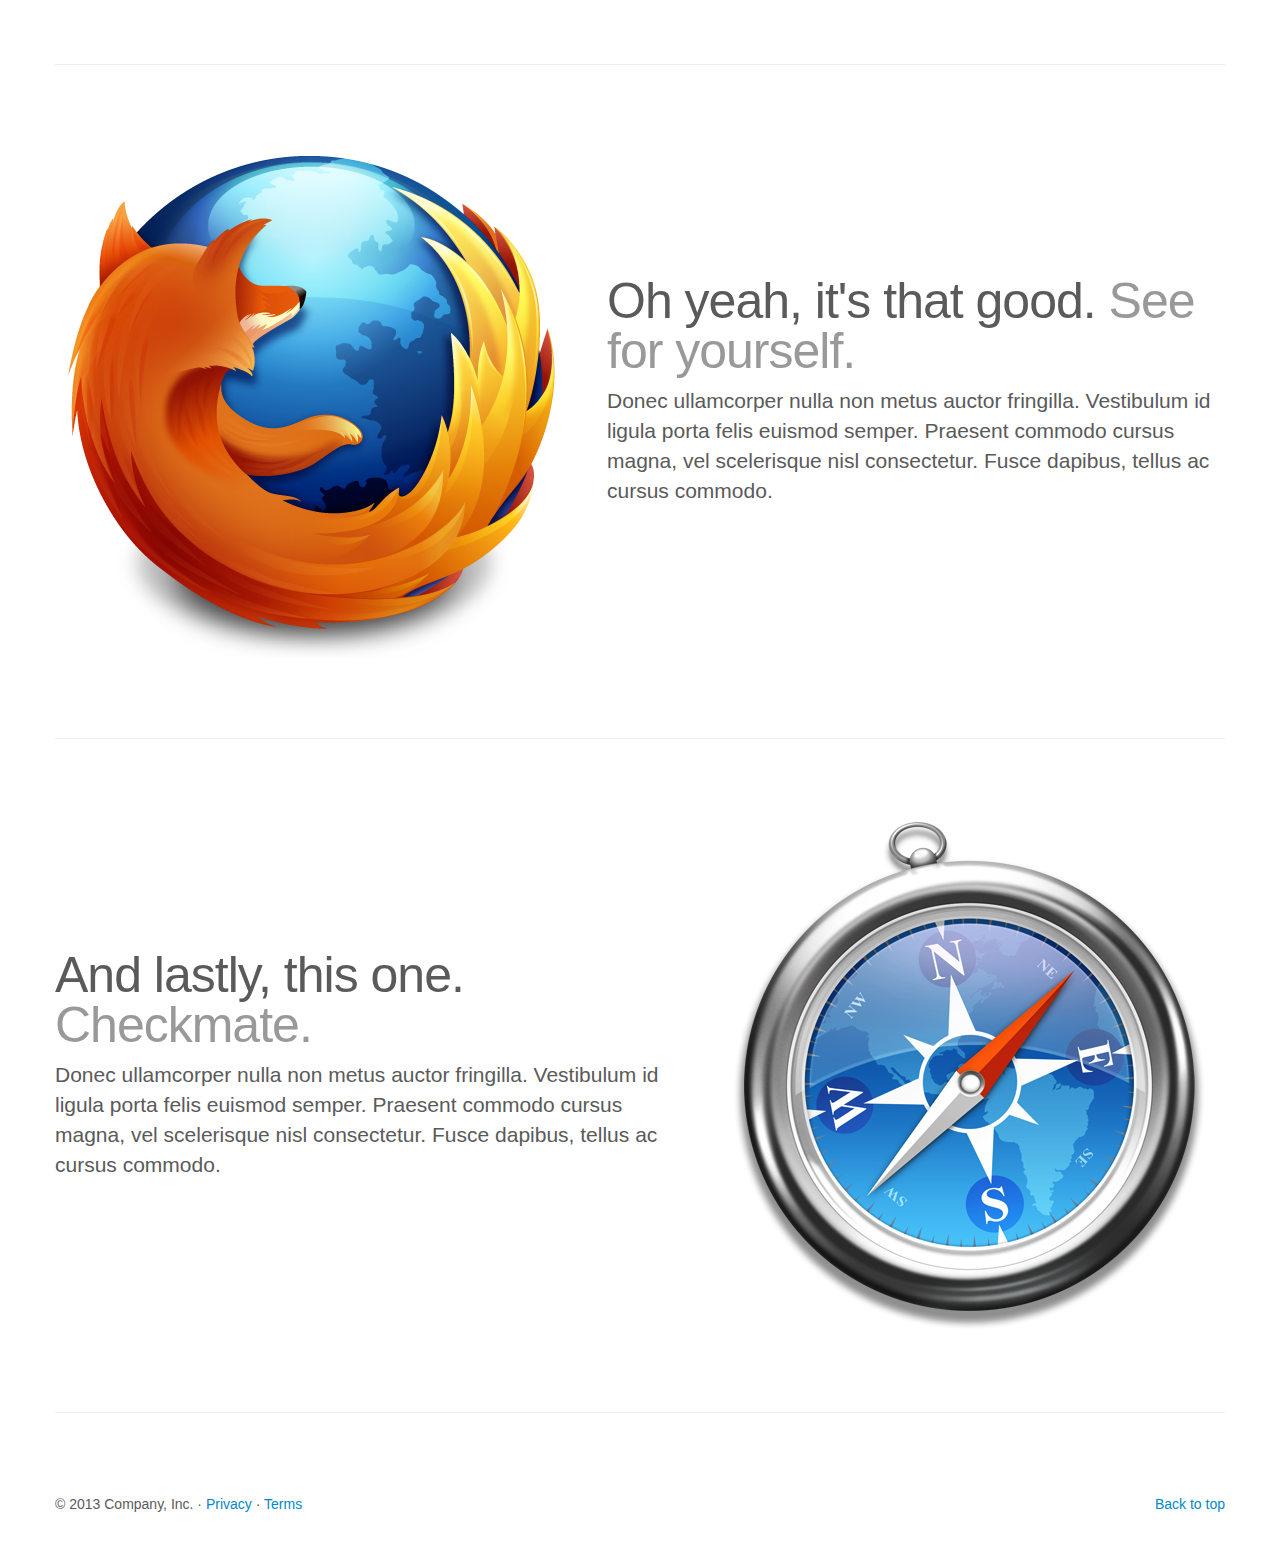
<file: bootstrap/docs/examples/carousel.html>
<!DOCTYPE html>
<html lang="en">
  <head>
    <meta charset="utf-8">
    <title>Carousel Template &middot; Bootstrap</title>
    <meta name="viewport" content="width=device-width, initial-scale=1.0">
    <meta name="description" content="">
    <meta name="author" content="">

    <!-- Le styles -->
    <link href="../assets/css/bootstrap.css" rel="stylesheet">
    <link href="../assets/css/bootstrap-responsive.css" rel="stylesheet">
    <style>

    /* GLOBAL STYLES
    -------------------------------------------------- */
    /* Padding below the footer and lighter body text */

    body {
      padding-bottom: 40px;
      color: #5a5a5a;
    }



    /* CUSTOMIZE THE NAVBAR
    -------------------------------------------------- */

    /* Special class on .container surrounding .navbar, used for positioning it into place. */
    .navbar-wrapper {
      position: absolute;
      top: 0;
      left: 0;
      right: 0;
      z-index: 10;
      margin-top: 20px;
      margin-bottom: -90px; /* Negative margin to pull up carousel. 90px is roughly margins and height of navbar. */
    }
    .navbar-wrapper .navbar {

    }

    /* Remove border and change up box shadow for more contrast */
    .navbar .navbar-inner {
      border: 0;
      -webkit-box-shadow: 0 2px 10px rgba(0,0,0,.25);
         -moz-box-shadow: 0 2px 10px rgba(0,0,0,.25);
              box-shadow: 0 2px 10px rgba(0,0,0,.25);
    }

    /* Downsize the brand/project name a bit */
    .navbar .brand {
      padding: 14px 20px 16px; /* Increase vertical padding to match navbar links */
      font-size: 16px;
      font-weight: bold;
      text-shadow: 0 -1px 0 rgba(0,0,0,.5);
    }

    /* Navbar links: increase padding for taller navbar */
    .navbar .nav > li > a {
      padding: 15px 20px;
    }

    /* Offset the responsive button for proper vertical alignment */
    .navbar .btn-navbar {
      margin-top: 10px;
    }



    /* CUSTOMIZE THE CAROUSEL
    -------------------------------------------------- */

    /* Carousel base class */
    .carousel {
      margin-bottom: 60px;
    }

    .carousel .container {
      position: relative;
      z-index: 9;
    }

    .carousel-control {
      height: 80px;
      margin-top: 0;
      font-size: 120px;
      text-shadow: 0 1px 1px rgba(0,0,0,.4);
      background-color: transparent;
      border: 0;
      z-index: 10;
    }

    .carousel .item {
      height: 500px;
    }
    .carousel img {
      position: absolute;
      top: 0;
      left: 0;
      min-width: 100%;
      height: 500px;
    }

    .carousel-caption {
      background-color: transparent;
      position: static;
      max-width: 550px;
      padding: 0 20px;
      margin-top: 200px;
    }
    .carousel-caption h1,
    .carousel-caption .lead {
      margin: 0;
      line-height: 1.25;
      color: #fff;
      text-shadow: 0 1px 1px rgba(0,0,0,.4);
    }
    .carousel-caption .btn {
      margin-top: 10px;
    }



    /* MARKETING CONTENT
    -------------------------------------------------- */

    /* Center align the text within the three columns below the carousel */
    .marketing .span4 {
      text-align: center;
    }
    .marketing h2 {
      font-weight: normal;
    }
    .marketing .span4 p {
      margin-left: 10px;
      margin-right: 10px;
    }


    /* Featurettes
    ------------------------- */

    .featurette-divider {
      margin: 80px 0; /* Space out the Bootstrap <hr> more */
    }
    .featurette {
      padding-top: 120px; /* Vertically center images part 1: add padding above and below text. */
      overflow: hidden; /* Vertically center images part 2: clear their floats. */
    }
    .featurette-image {
      margin-top: -120px; /* Vertically center images part 3: negative margin up the image the same amount of the padding to center it. */
    }

    /* Give some space on the sides of the floated elements so text doesn't run right into it. */
    .featurette-image.pull-left {
      margin-right: 40px;
    }
    .featurette-image.pull-right {
      margin-left: 40px;
    }

    /* Thin out the marketing headings */
    .featurette-heading {
      font-size: 50px;
      font-weight: 300;
      line-height: 1;
      letter-spacing: -1px;
    }



    /* RESPONSIVE CSS
    -------------------------------------------------- */

    @media (max-width: 979px) {

      .container.navbar-wrapper {
        margin-bottom: 0;
        width: auto;
      }
      .navbar-inner {
        border-radius: 0;
        margin: -20px 0;
      }

      .carousel .item {
        height: 500px;
      }
      .carousel img {
        width: auto;
        height: 500px;
      }

      .featurette {
        height: auto;
        padding: 0;
      }
      .featurette-image.pull-left,
      .featurette-image.pull-right {
        display: block;
        float: none;
        max-width: 40%;
        margin: 0 auto 20px;
      }
    }


    @media (max-width: 767px) {

      .navbar-inner {
        margin: -20px;
      }

      .carousel {
        margin-left: -20px;
        margin-right: -20px;
      }
      .carousel .container {

      }
      .carousel .item {
        height: 300px;
      }
      .carousel img {
        height: 300px;
      }
      .carousel-caption {
        width: 65%;
        padding: 0 70px;
        margin-top: 100px;
      }
      .carousel-caption h1 {
        font-size: 30px;
      }
      .carousel-caption .lead,
      .carousel-caption .btn {
        font-size: 18px;
      }

      .marketing .span4 + .span4 {
        margin-top: 40px;
      }

      .featurette-heading {
        font-size: 30px;
      }
      .featurette .lead {
        font-size: 18px;
        line-height: 1.5;
      }

    }
    </style>

    <!-- HTML5 shim, for IE6-8 support of HTML5 elements -->
    <!--[if lt IE 9]>
      <script src="../assets/js/html5shiv.js"></script>
    <![endif]-->

    <!-- Fav and touch icons -->
    <link rel="apple-touch-icon-precomposed" sizes="144x144" href="../assets/ico/apple-touch-icon-144-precomposed.png">
    <link rel="apple-touch-icon-precomposed" sizes="114x114" href="../assets/ico/apple-touch-icon-114-precomposed.png">
      <link rel="apple-touch-icon-precomposed" sizes="72x72" href="../assets/ico/apple-touch-icon-72-precomposed.png">
                    <link rel="apple-touch-icon-precomposed" href="../assets/ico/apple-touch-icon-57-precomposed.png">
                                   <link rel="shortcut icon" href="../assets/ico/favicon.png">
  </head>

  <body>



    <!-- NAVBAR
    ================================================== -->
    <div class="navbar-wrapper">
      <!-- Wrap the .navbar in .container to center it within the absolutely positioned parent. -->
      <div class="container">

        <div class="navbar navbar-inverse">
          <div class="navbar-inner">
            <!-- Responsive Navbar Part 1: Button for triggering responsive navbar (not covered in tutorial). Include responsive CSS to utilize. -->
            <button type="button" class="btn btn-navbar" data-toggle="collapse" data-target=".nav-collapse">
              <span class="icon-bar"></span>
              <span class="icon-bar"></span>
              <span class="icon-bar"></span>
            </button>
            <a class="brand" href="#">Project name</a>
            <!-- Responsive Navbar Part 2: Place all navbar contents you want collapsed withing .navbar-collapse.collapse. -->
            <div class="nav-collapse collapse">
              <ul class="nav">
                <li class="active"><a href="#">Home</a></li>
                <li><a href="#about">About</a></li>
                <li><a href="#contact">Contact</a></li>
                <!-- Read about Bootstrap dropdowns at http://twitter.github.com/bootstrap/javascript.html#dropdowns -->
                <li class="dropdown">
                  <a href="#" class="dropdown-toggle" data-toggle="dropdown">Dropdown <b class="caret"></b></a>
                  <ul class="dropdown-menu">
                    <li><a href="#">Action</a></li>
                    <li><a href="#">Another action</a></li>
                    <li><a href="#">Something else here</a></li>
                    <li class="divider"></li>
                    <li class="nav-header">Nav header</li>
                    <li><a href="#">Separated link</a></li>
                    <li><a href="#">One more separated link</a></li>
                  </ul>
                </li>
              </ul>
            </div><!--/.nav-collapse -->
          </div><!-- /.navbar-inner -->
        </div><!-- /.navbar -->

      </div> <!-- /.container -->
    </div><!-- /.navbar-wrapper -->



    <!-- Carousel
    ================================================== -->
    <div id="myCarousel" class="carousel slide">
      <div class="carousel-inner">
        <div class="item active">
          <img src="../assets/img/examples/slide-01.jpg" alt="">
          <div class="container">
            <div class="carousel-caption">
              <h1>Example headline.</h1>
              <p class="lead">Cras justo odio, dapibus ac facilisis in, egestas eget quam. Donec id elit non mi porta gravida at eget metus. Nullam id dolor id nibh ultricies vehicula ut id elit.</p>
              <a class="btn btn-large btn-primary" href="#">Sign up today</a>
            </div>
          </div>
        </div>
        <div class="item">
          <img src="../assets/img/examples/slide-02.jpg" alt="">
          <div class="container">
            <div class="carousel-caption">
              <h1>Another example headline.</h1>
              <p class="lead">Cras justo odio, dapibus ac facilisis in, egestas eget quam. Donec id elit non mi porta gravida at eget metus. Nullam id dolor id nibh ultricies vehicula ut id elit.</p>
              <a class="btn btn-large btn-primary" href="#">Learn more</a>
            </div>
          </div>
        </div>
        <div class="item">
          <img src="../assets/img/examples/slide-03.jpg" alt="">
          <div class="container">
            <div class="carousel-caption">
              <h1>One more for good measure.</h1>
              <p class="lead">Cras justo odio, dapibus ac facilisis in, egestas eget quam. Donec id elit non mi porta gravida at eget metus. Nullam id dolor id nibh ultricies vehicula ut id elit.</p>
              <a class="btn btn-large btn-primary" href="#">Browse gallery</a>
            </div>
          </div>
        </div>
      </div>
      <a class="left carousel-control" href="#myCarousel" data-slide="prev">&lsaquo;</a>
      <a class="right carousel-control" href="#myCarousel" data-slide="next">&rsaquo;</a>
    </div><!-- /.carousel -->



    <!-- Marketing messaging and featurettes
    ================================================== -->
    <!-- Wrap the rest of the page in another container to center all the content. -->

    <div class="container marketing">

      <!-- Three columns of text below the carousel -->
      <div class="row">
        <div class="span4">
          <img class="img-circle" data-src="holder.js/140x140">
          <h2>Heading</h2>
          <p>Donec sed odio dui. Etiam porta sem malesuada magna mollis euismod. Nullam id dolor id nibh ultricies vehicula ut id elit. Morbi leo risus, porta ac consectetur ac, vestibulum at eros. Praesent commodo cursus magna, vel scelerisque nisl consectetur et.</p>
          <p><a class="btn" href="#">View details &raquo;</a></p>
        </div><!-- /.span4 -->
        <div class="span4">
          <img class="img-circle" data-src="holder.js/140x140">
          <h2>Heading</h2>
          <p>Duis mollis, est non commodo luctus, nisi erat porttitor ligula, eget lacinia odio sem nec elit. Cras mattis consectetur purus sit amet fermentum. Fusce dapibus, tellus ac cursus commodo, tortor mauris condimentum nibh, ut fermentum massa justo sit amet risus.</p>
          <p><a class="btn" href="#">View details &raquo;</a></p>
        </div><!-- /.span4 -->
        <div class="span4">
          <img class="img-circle" data-src="holder.js/140x140">
          <h2>Heading</h2>
          <p>Donec sed odio dui. Cras justo odio, dapibus ac facilisis in, egestas eget quam. Vestibulum id ligula porta felis euismod semper. Fusce dapibus, tellus ac cursus commodo, tortor mauris condimentum nibh, ut fermentum massa justo sit amet risus.</p>
          <p><a class="btn" href="#">View details &raquo;</a></p>
        </div><!-- /.span4 -->
      </div><!-- /.row -->


      <!-- START THE FEATURETTES -->

      <hr class="featurette-divider">

      <div class="featurette">
        <img class="featurette-image pull-right" src="../assets/img/examples/browser-icon-chrome.png">
        <h2 class="featurette-heading">First featurette headling. <span class="muted">It'll blow your mind.</span></h2>
        <p class="lead">Donec ullamcorper nulla non metus auctor fringilla. Vestibulum id ligula porta felis euismod semper. Praesent commodo cursus magna, vel scelerisque nisl consectetur. Fusce dapibus, tellus ac cursus commodo.</p>
      </div>

      <hr class="featurette-divider">

      <div class="featurette">
        <img class="featurette-image pull-left" src="../assets/img/examples/browser-icon-firefox.png">
        <h2 class="featurette-heading">Oh yeah, it's that good. <span class="muted">See for yourself.</span></h2>
        <p class="lead">Donec ullamcorper nulla non metus auctor fringilla. Vestibulum id ligula porta felis euismod semper. Praesent commodo cursus magna, vel scelerisque nisl consectetur. Fusce dapibus, tellus ac cursus commodo.</p>
      </div>

      <hr class="featurette-divider">

      <div class="featurette">
        <img class="featurette-image pull-right" src="../assets/img/examples/browser-icon-safari.png">
        <h2 class="featurette-heading">And lastly, this one. <span class="muted">Checkmate.</span></h2>
        <p class="lead">Donec ullamcorper nulla non metus auctor fringilla. Vestibulum id ligula porta felis euismod semper. Praesent commodo cursus magna, vel scelerisque nisl consectetur. Fusce dapibus, tellus ac cursus commodo.</p>
      </div>

      <hr class="featurette-divider">

      <!-- /END THE FEATURETTES -->


      <!-- FOOTER -->
      <footer>
        <p class="pull-right"><a href="#">Back to top</a></p>
        <p>&copy; 2013 Company, Inc. &middot; <a href="#">Privacy</a> &middot; <a href="#">Terms</a></p>
      </footer>

    </div><!-- /.container -->



    <!-- Le javascript
    ================================================== -->
    <!-- Placed at the end of the document so the pages load faster -->
    <script src="../assets/js/jquery.js"></script>
    <script src="../assets/js/bootstrap-transition.js"></script>
    <script src="../assets/js/bootstrap-alert.js"></script>
    <script src="../assets/js/bootstrap-modal.js"></script>
    <script src="../assets/js/bootstrap-dropdown.js"></script>
    <script src="../assets/js/bootstrap-scrollspy.js"></script>
    <script src="../assets/js/bootstrap-tab.js"></script>
    <script src="../assets/js/bootstrap-tooltip.js"></script>
    <script src="../assets/js/bootstrap-popover.js"></script>
    <script src="../assets/js/bootstrap-button.js"></script>
    <script src="../assets/js/bootstrap-collapse.js"></script>
    <script src="../assets/js/bootstrap-carousel.js"></script>
    <script src="../assets/js/bootstrap-typeahead.js"></script>
    <script>
      !function ($) {
        $(function(){
          // carousel demo
          $('#myCarousel').carousel()
        })
      }(window.jQuery)
    </script>
    <script src="../assets/js/holder/holder.js"></script>
  </body>
</html>
</file>
<file: bootstrap/docs/assets/js/google-code-prettify/prettify.css>
.com { color: #93a1a1; }
.lit { color: #195f91; }
.pun, .opn, .clo { color: #93a1a1; }
.fun { color: #dc322f; }
.str, .atv { color: #D14; }
.kwd, .prettyprint .tag { color: #1e347b; }
.typ, .atn, .dec, .var { color: teal; }
.pln { color: #48484c; }

.prettyprint {
  padding: 8px;
  background-color: #f7f7f9;
  border: 1px solid #e1e1e8;
}
.prettyprint.linenums {
  -webkit-box-shadow: inset 40px 0 0 #fbfbfc, inset 41px 0 0 #ececf0;
     -moz-box-shadow: inset 40px 0 0 #fbfbfc, inset 41px 0 0 #ececf0;
          box-shadow: inset 40px 0 0 #fbfbfc, inset 41px 0 0 #ececf0;
}

/* Specify class=linenums on a pre to get line numbering */
ol.linenums {
  margin: 0 0 0 33px; /* IE indents via margin-left */
}
ol.linenums li {
  padding-left: 12px;
  color: #bebec5;
  line-height: 20px;
  text-shadow: 0 1px 0 #fff;
}
</file>
<file: bootstrap/docs/assets/css/docs.css>
/* Add additional stylesheets below
-------------------------------------------------- */
/*
  Bootstrap's documentation styles
  Special styles for presenting Bootstrap's documentation and examples
*/



/* Body and structure
-------------------------------------------------- */

body {
  position: relative;
  padding-top: 40px;
}

/* Code in headings */
h3 code {
  font-size: 14px;
  font-weight: normal;
}



/* Tweak navbar brand link to be super sleek
-------------------------------------------------- */

body > .navbar {
  font-size: 13px;
}

/* Change the docs' brand */
body > .navbar .brand {
  padding-right: 0;
  padding-left: 0;
  margin-left: 20px;
  float: right;
  font-weight: bold;
  color: #000;
  text-shadow: 0 1px 0 rgba(255,255,255,.1), 0 0 30px rgba(255,255,255,.125);
  -webkit-transition: all .2s linear;
     -moz-transition: all .2s linear;
          transition: all .2s linear;
}
body > .navbar .brand:hover {
  text-decoration: none;
  text-shadow: 0 1px 0 rgba(255,255,255,.1), 0 0 30px rgba(255,255,255,.4);
}


/* Sections
-------------------------------------------------- */

/* padding for in-page bookmarks and fixed navbar */
section {
  padding-top: 30px;
}
section > .page-header,
section > .lead {
  color: #5a5a5a;
}
section > ul li {
  margin-bottom: 5px;
}

/* Separators (hr) */
.bs-docs-separator {
  margin: 40px 0 39px;
}

/* Faded out hr */
hr.soften {
  height: 1px;
  margin: 70px 0;
  background-image: -webkit-linear-gradient(left, rgba(0,0,0,0), rgba(0,0,0,.1), rgba(0,0,0,0));
  background-image:    -moz-linear-gradient(left, rgba(0,0,0,0), rgba(0,0,0,.1), rgba(0,0,0,0));
  background-image:     -ms-linear-gradient(left, rgba(0,0,0,0), rgba(0,0,0,.1), rgba(0,0,0,0));
  background-image:      -o-linear-gradient(left, rgba(0,0,0,0), rgba(0,0,0,.1), rgba(0,0,0,0));
  border: 0;
}



/* Jumbotrons
-------------------------------------------------- */

/* Base class
------------------------- */
.jumbotron {
  position: relative;
  padding: 40px 0;
  color: #fff;
  text-align: center;
  text-shadow: 0 1px 3px rgba(0,0,0,.4), 0 0 30px rgba(0,0,0,.075);
  background: #020031; /* Old browsers */
  background: -moz-linear-gradient(45deg,  #020031 0%, #6d3353 100%); /* FF3.6+ */
  background: -webkit-gradient(linear, left bottom, right top, color-stop(0%,#020031), color-stop(100%,#6d3353)); /* Chrome,Safari4+ */
  background: -webkit-linear-gradient(45deg,  #020031 0%,#6d3353 100%); /* Chrome10+,Safari5.1+ */
  background: -o-linear-gradient(45deg,  #020031 0%,#6d3353 100%); /* Opera 11.10+ */
  background: -ms-linear-gradient(45deg,  #020031 0%,#6d3353 100%); /* IE10+ */
  background: linear-gradient(45deg,  #020031 0%,#6d3353 100%); /* W3C */
  filter: progid:DXImageTransform.Microsoft.gradient( startColorstr='#020031', endColorstr='#6d3353',GradientType=1 ); /* IE6-9 fallback on horizontal gradient */
  -webkit-box-shadow: inset 0 3px 7px rgba(0,0,0,.2), inset 0 -3px 7px rgba(0,0,0,.2);
     -moz-box-shadow: inset 0 3px 7px rgba(0,0,0,.2), inset 0 -3px 7px rgba(0,0,0,.2);
          box-shadow: inset 0 3px 7px rgba(0,0,0,.2), inset 0 -3px 7px rgba(0,0,0,.2);
}
.jumbotron h1 {
  font-size: 80px;
  font-weight: bold;
  letter-spacing: -1px;
  line-height: 1;
}
.jumbotron p {
  font-size: 24px;
  font-weight: 300;
  line-height: 1.25;
  margin-bottom: 30px;
}

/* Link styles (used on .masthead-links as well) */
.jumbotron a {
  color: #fff;
  color: rgba(255,255,255,.5);
  -webkit-transition: all .2s ease-in-out;
     -moz-transition: all .2s ease-in-out;
          transition: all .2s ease-in-out;
}
.jumbotron a:hover {
  color: #fff;
  text-shadow: 0 0 10px rgba(255,255,255,.25);
}

/* Download button */
.masthead .btn {
  padding: 19px 24px;
  font-size: 24px;
  font-weight: 200;
  color: #fff; /* redeclare to override the `.jumbotron a` */
  border: 0;
  -webkit-border-radius: 6px;
     -moz-border-radius: 6px;
          border-radius: 6px;
  -webkit-box-shadow: inset 0 1px 0 rgba(255,255,255,.1), 0 1px 5px rgba(0,0,0,.25);
     -moz-box-shadow: inset 0 1px 0 rgba(255,255,255,.1), 0 1px 5px rgba(0,0,0,.25);
          box-shadow: inset 0 1px 0 rgba(255,255,255,.1), 0 1px 5px rgba(0,0,0,.25);
  -webkit-transition: none;
     -moz-transition: none;
          transition: none;
}
.masthead .btn:hover {
  -webkit-box-shadow: inset 0 1px 0 rgba(255,255,255,.1), 0 1px 5px rgba(0,0,0,.25);
     -moz-box-shadow: inset 0 1px 0 rgba(255,255,255,.1), 0 1px 5px rgba(0,0,0,.25);
          box-shadow: inset 0 1px 0 rgba(255,255,255,.1), 0 1px 5px rgba(0,0,0,.25);
}
.masthead .btn:active {
  -webkit-box-shadow: inset 0 2px 4px rgba(0,0,0,.1), 0 1px 0 rgba(255,255,255,.1);
     -moz-box-shadow: inset 0 2px 4px rgba(0,0,0,.1), 0 1px 0 rgba(255,255,255,.1);
          box-shadow: inset 0 2px 4px rgba(0,0,0,.1), 0 1px 0 rgba(255,255,255,.1);
}


/* Pattern overlay
------------------------- */
.jumbotron .container {
  position: relative;
  z-index: 2;
}
.jumbotron:after {
  content: '';
  display: block;
  position: absolute;
  top: 0;
  right: 0;
  bottom: 0;
  left: 0;
  background: url(../img/bs-docs-masthead-pattern.png) repeat center center;
  opacity: .4;
}
@media
only screen and (-webkit-min-device-pixel-ratio: 2),
only screen and (   min--moz-device-pixel-ratio: 2),
only screen and (     -o-min-device-pixel-ratio: 2/1) {

  .jumbotron:after {
    background-size: 150px 150px;
  }

}

/* Masthead (docs home)
------------------------- */
.masthead {
  padding: 70px 0 80px;
  margin-bottom: 0;
  color: #fff;
}
.masthead h1 {
  font-size: 120px;
  line-height: 1;
  letter-spacing: -2px;
}
.masthead p {
  font-size: 40px;
  font-weight: 200;
  line-height: 1.25;
}

/* Textual links in masthead */
.masthead-links {
  margin: 0;
  list-style: none;
}
.masthead-links li {
  display: inline;
  padding: 0 10px;
  color: rgba(255,255,255,.25);
}

/* Social proof buttons from GitHub & Twitter */
.bs-docs-social {
  padding: 15px 0;
  text-align: center;
  background-color: #f5f5f5;
  border-top: 1px solid #fff;
  border-bottom: 1px solid #ddd;
}

/* Quick links on Home */
.bs-docs-social-buttons {
  margin-left: 0;
  margin-bottom: 0;
  padding-left: 0;
  list-style: none;
}
.bs-docs-social-buttons li {
  display: inline-block;
  padding: 5px 8px;
  line-height: 1;
  *display: inline;
  *zoom: 1;
}

/* Subhead (other pages)
------------------------- */
.subhead {
  text-align: left;
  border-bottom: 1px solid #ddd;
}
.subhead h1 {
  font-size: 60px;
}
.subhead p {
  margin-bottom: 20px;
}
.subhead .navbar {
  display: none;
}



/* Marketing section of Overview
-------------------------------------------------- */

.marketing {
  text-align: center;
  color: #5a5a5a;
}
.marketing h1 {
  margin: 60px 0 10px;
  font-size: 60px;
  font-weight: 200;
  line-height: 1;
  letter-spacing: -1px;
}
.marketing h2 {
  font-weight: 200;
  margin-bottom: 5px;
}
.marketing p {
  font-size: 16px;
  line-height: 1.5;
}
.marketing .marketing-byline {
  margin-bottom: 40px;
  font-size: 20px;
  font-weight: 300;
  line-height: 1.25;
  color: #999;
}
.marketing-img {
  display: block;
  margin: 0 auto 30px;
  max-height: 145px;
}



/* Footer
-------------------------------------------------- */

.footer {
  text-align: center;
  padding: 30px 0;
  margin-top: 70px;
  border-top: 1px solid #e5e5e5;
  background-color: #f5f5f5;
}
.footer p {
  margin-bottom: 0;
  color: #777;
}
.footer-links {
  margin: 10px 0;
}
.footer-links li {
  display: inline;
  padding: 0 2px;
}
.footer-links li:first-child {
  padding-left: 0;
}



/* Special grid styles
-------------------------------------------------- */

.show-grid {
  margin-top: 10px;
  margin-bottom: 20px;
}
.show-grid [class*="span"] {
  background-color: #eee;
  text-align: center;
  -webkit-border-radius: 3px;
     -moz-border-radius: 3px;
          border-radius: 3px;
  min-height: 40px;
  line-height: 40px;
}
.show-grid [class*="span"]:hover {
  background-color: #ddd;
}
.show-grid .show-grid {
  margin-top: 0;
  margin-bottom: 0;
}
.show-grid .show-grid [class*="span"] {
  margin-top: 5px;
}
.show-grid [class*="span"] [class*="span"] {
  background-color: #ccc;
}
.show-grid [class*="span"] [class*="span"] [class*="span"] {
  background-color: #999;
}



/* Mini layout previews
-------------------------------------------------- */
.mini-layout {
  border: 1px solid #ddd;
  -webkit-border-radius: 6px;
     -moz-border-radius: 6px;
          border-radius: 6px;
  -webkit-box-shadow: 0 1px 2px rgba(0,0,0,.075);
     -moz-box-shadow: 0 1px 2px rgba(0,0,0,.075);
          box-shadow: 0 1px 2px rgba(0,0,0,.075);
}
.mini-layout,
.mini-layout .mini-layout-body,
.mini-layout.fluid .mini-layout-sidebar {
  height: 300px;
}
.mini-layout {
  margin-bottom: 20px;
  padding: 9px;
}
.mini-layout div {
  -webkit-border-radius: 3px;
     -moz-border-radius: 3px;
          border-radius: 3px;
}
.mini-layout .mini-layout-body {
  background-color: #dceaf4;
  margin: 0 auto;
  width: 70%;
}
.mini-layout.fluid .mini-layout-sidebar,
.mini-layout.fluid .mini-layout-header,
.mini-layout.fluid .mini-layout-body {
  float: left;
}
.mini-layout.fluid .mini-layout-sidebar {
  background-color: #bbd8e9;
  width: 20%;
}
.mini-layout.fluid .mini-layout-body {
  width: 77.5%;
  margin-left: 2.5%;
}



/* Download page
-------------------------------------------------- */

.download .page-header {
  margin-top: 36px;
}
.page-header .toggle-all {
  margin-top: 5px;
}

/* Space out h3s when following a section */
.download h3 {
  margin-bottom: 5px;
}
.download-builder input + h3,
.download-builder .checkbox + h3 {
  margin-top: 9px;
}

/* Fields for variables */
.download-builder input[type=text] {
  margin-bottom: 9px;
  font-family: Menlo, Monaco, "Courier New", monospace;
  font-size: 12px;
  color: #d14;
}
.download-builder input[type=text]:focus {
  background-color: #fff;
}

/* Custom, larger checkbox labels */
.download .checkbox {
  padding: 6px 10px 6px 25px;
  font-size: 13px;
  line-height: 18px;
  color: #555;
  background-color: #f9f9f9;
  -webkit-border-radius: 3px;
     -moz-border-radius: 3px;
          border-radius: 3px;
  cursor: pointer;
}
.download .checkbox:hover {
  color: #333;
  background-color: #f5f5f5;
}
.download .checkbox small {
  font-size: 12px;
  color: #777;
}

/* Variables section */
#variables label {
  margin-bottom: 0;
}

/* Giant download button */
.download-btn {
  margin: 36px 0 108px;
}
#download p,
#download h4 {
  max-width: 50%;
  margin: 0 auto;
  color: #999;
  text-align: center;
}
#download h4 {
  margin-bottom: 0;
}
#download p {
  margin-bottom: 18px;
}
.download-btn .btn {
  display: block;
  width: auto;
  padding: 19px 24px;
  margin-bottom: 27px;
  font-size: 30px;
  line-height: 1;
  text-align: center;
  -webkit-border-radius: 6px;
     -moz-border-radius: 6px;
          border-radius: 6px;
}



/* Misc
-------------------------------------------------- */

/* Make tables spaced out a bit more */
h2 + table,
h3 + table,
h4 + table,
h2 + .row {
  margin-top: 5px;
}

/* Example sites showcase */
.example-sites {
  xmargin-left: 20px;
}
.example-sites img {
  max-width: 100%;
  margin: 0 auto;
}

.scrollspy-example {
  height: 200px;
  overflow: auto;
  position: relative;
}


/* Fake the :focus state to demo it */
.focused {
  border-color: rgba(82,168,236,.8);
  -webkit-box-shadow: inset 0 1px 3px rgba(0,0,0,.1), 0 0 8px rgba(82,168,236,.6);
     -moz-box-shadow: inset 0 1px 3px rgba(0,0,0,.1), 0 0 8px rgba(82,168,236,.6);
          box-shadow: inset 0 1px 3px rgba(0,0,0,.1), 0 0 8px rgba(82,168,236,.6);
  outline: 0;
}

/* For input sizes, make them display block */
.docs-input-sizes select,
.docs-input-sizes input[type=text] {
  display: block;
  margin-bottom: 9px;
}

/* Icons
------------------------- */
.the-icons {
  margin-left: 0;
  list-style: none;
}
.the-icons li {
  float: left;
  width: 25%;
  line-height: 25px;
}
.the-icons i:hover {
  background-color: rgba(255,0,0,.25);
}

/* Example page
------------------------- */
.bootstrap-examples h4 {
  margin: 10px 0 5px;
}
.bootstrap-examples p {
  font-size: 13px;
  line-height: 18px;
}
.bootstrap-examples .thumbnail {
  margin-bottom: 9px;
  background-color: #fff;
}



/* Bootstrap code examples
-------------------------------------------------- */

/* Base class */
.bs-docs-example {
  position: relative;
  margin: 15px 0;
  padding: 39px 19px 14px;
  *padding-top: 19px;
  background-color: #fff;
  border: 1px solid #ddd;
  -webkit-border-radius: 4px;
     -moz-border-radius: 4px;
          border-radius: 4px;
}

/* Echo out a label for the example */
.bs-docs-example:after {
  content: "Example";
  position: absolute;
  top: -1px;
  left: -1px;
  padding: 3px 7px;
  font-size: 12px;
  font-weight: bold;
  background-color: #f5f5f5;
  border: 1px solid #ddd;
  color: #9da0a4;
  -webkit-border-radius: 4px 0 4px 0;
     -moz-border-radius: 4px 0 4px 0;
          border-radius: 4px 0 4px 0;
}

/* Remove spacing between an example and it's code */
.bs-docs-example + .prettyprint {
  margin-top: -20px;
  padding-top: 15px;
}

/* Tweak examples
------------------------- */
.bs-docs-example > p:last-child {
  margin-bottom: 0;
}
.bs-docs-example .table,
.bs-docs-example .progress,
.bs-docs-example .well,
.bs-docs-example .alert,
.bs-docs-example .hero-unit,
.bs-docs-example .pagination,
.bs-docs-example .navbar,
.bs-docs-example > .nav,
.bs-docs-example blockquote {
  margin-bottom: 5px;
}
.bs-docs-example .pagination {
  margin-top: 0;
}
.bs-navbar-top-example,
.bs-navbar-bottom-example {
  z-index: 1;
  padding: 0;
  height: 90px;
  overflow: hidden; /* cut the drop shadows off */
}
.bs-navbar-top-example .navbar-fixed-top,
.bs-navbar-bottom-example .navbar-fixed-bottom {
  margin-left: 0;
  margin-right: 0;
}
.bs-navbar-top-example {
  -webkit-border-radius: 0 0 4px 4px;
     -moz-border-radius: 0 0 4px 4px;
          border-radius: 0 0 4px 4px;
}
.bs-navbar-top-example:after {
  top: auto;
  bottom: -1px;
  -webkit-border-radius: 0 4px 0 4px;
     -moz-border-radius: 0 4px 0 4px;
          border-radius: 0 4px 0 4px;
}
.bs-navbar-bottom-example {
  -webkit-border-radius: 4px 4px 0 0;
     -moz-border-radius: 4px 4px 0 0;
          border-radius: 4px 4px 0 0;
}
.bs-navbar-bottom-example .navbar {
  margin-bottom: 0;
}
form.bs-docs-example {
  padding-bottom: 19px;
}

/* Images */
.bs-docs-example-images img {
  margin: 10px;
  display: inline-block;
}

/* Tooltips */
.bs-docs-tooltip-examples {
  text-align: center;
  margin: 0 0 10px;
  list-style: none;
}
.bs-docs-tooltip-examples li {
  display: inline;
  padding: 0 10px;
}

/* Popovers */
.bs-docs-example-popover {
  padding-bottom: 24px;
  background-color: #f9f9f9;
}
.bs-docs-example-popover .popover {
  position: relative;
  display: block;
  float: left;
  width: 260px;
  margin: 20px;
}

/* Dropdowns */
.bs-docs-example-submenus {
  min-height: 180px;
}
.bs-docs-example-submenus > .pull-left + .pull-left {
  margin-left: 20px;
}
.bs-docs-example-submenus .dropup > .dropdown-menu,
.bs-docs-example-submenus .dropdown > .dropdown-menu {
  display: block;
  position: static;
  margin-bottom: 5px;
  *width: 180px;
}



/* Responsive docs
-------------------------------------------------- */

/* Utility classes table
------------------------- */
.responsive-utilities th small {
  display: block;
  font-weight: normal;
  color: #999;
}
.responsive-utilities tbody th {
  font-weight: normal;
}
.responsive-utilities td {
  text-align: center;
}
.responsive-utilities td.is-visible {
  color: #468847;
  background-color: #dff0d8 !important;
}
.responsive-utilities td.is-hidden {
  color: #ccc;
  background-color: #f9f9f9 !important;
}

/* Responsive tests
------------------------- */
.responsive-utilities-test {
  margin-top: 5px;
  margin-left: 0;
  list-style: none;
  overflow: hidden; /* clear floats */
}
.responsive-utilities-test li {
  position: relative;
  float: left;
  width: 25%;
  height: 43px;
  font-size: 14px;
  font-weight: bold;
  line-height: 43px;
  color: #999;
  text-align: center;
  border: 1px solid #ddd;
  -webkit-border-radius: 4px;
     -moz-border-radius: 4px;
          border-radius: 4px;
}
.responsive-utilities-test li + li {
  margin-left: 10px;
}
.responsive-utilities-test span {
  position: absolute;
  top:    -1px;
  left:   -1px;
  right:  -1px;
  bottom: -1px;
  -webkit-border-radius: 4px;
     -moz-border-radius: 4px;
          border-radius: 4px;
}
.responsive-utilities-test span {
  color: #468847;
  background-color: #dff0d8;
  border: 1px solid #d6e9c6;
}



/* Sidenav for Docs
-------------------------------------------------- */

.bs-docs-sidenav {
  width: 228px;
  margin: 30px 0 0;
  padding: 0;
  background-color: #fff;
  -webkit-border-radius: 6px;
     -moz-border-radius: 6px;
          border-radius: 6px;
  -webkit-box-shadow: 0 1px 4px rgba(0,0,0,.065);
     -moz-box-shadow: 0 1px 4px rgba(0,0,0,.065);
          box-shadow: 0 1px 4px rgba(0,0,0,.065);
}
.bs-docs-sidenav > li > a {
  display: block;
  width: 190px \9;
  margin: 0 0 -1px;
  padding: 8px 14px;
  border: 1px solid #e5e5e5;
}
.bs-docs-sidenav > li:first-child > a {
  -webkit-border-radius: 6px 6px 0 0;
     -moz-border-radius: 6px 6px 0 0;
          border-radius: 6px 6px 0 0;
}
.bs-docs-sidenav > li:last-child > a {
  -webkit-border-radius: 0 0 6px 6px;
     -moz-border-radius: 0 0 6px 6px;
          border-radius: 0 0 6px 6px;
}
.bs-docs-sidenav > .active > a {
  position: relative;
  z-index: 2;
  padding: 9px 15px;
  border: 0;
  text-shadow: 0 1px 0 rgba(0,0,0,.15);
  -webkit-box-shadow: inset 1px 0 0 rgba(0,0,0,.1), inset -1px 0 0 rgba(0,0,0,.1);
     -moz-box-shadow: inset 1px 0 0 rgba(0,0,0,.1), inset -1px 0 0 rgba(0,0,0,.1);
          box-shadow: inset 1px 0 0 rgba(0,0,0,.1), inset -1px 0 0 rgba(0,0,0,.1);
}
/* Chevrons */
.bs-docs-sidenav .icon-chevron-right {
  float: right;
  margin-top: 2px;
  margin-right: -6px;
  opacity: .25;
}
.bs-docs-sidenav > li > a:hover {
  background-color: #f5f5f5;
}
.bs-docs-sidenav a:hover .icon-chevron-right {
  opacity: .5;
}
.bs-docs-sidenav .active .icon-chevron-right,
.bs-docs-sidenav .active a:hover .icon-chevron-right {
  background-image: url(../img/glyphicons-halflings-white.png);
  opacity: 1;
}
.bs-docs-sidenav.affix {
  top: 40px;
}
.bs-docs-sidenav.affix-bottom {
  position: absolute;
  top: auto;
  bottom: 270px;
}




/* Responsive
-------------------------------------------------- */

/* Desktop large
------------------------- */
@media (min-width: 1200px) {
  .bs-docs-container {
    max-width: 970px;
  }
  .bs-docs-sidenav {
    width: 258px;
  }
  .bs-docs-sidenav > li > a {
    width: 230px \9; /* Override the previous IE8-9 hack */
  }
}

/* Desktop
------------------------- */
@media (max-width: 980px) {
  /* Unfloat brand */
  body > .navbar-fixed-top .brand {
    float: left;
    margin-left: 0;
    padding-left: 10px;
    padding-right: 10px;
  }

  /* Inline-block quick links for more spacing */
  .quick-links li {
    display: inline-block;
    margin: 5px;
  }

  /* When affixed, space properly */
  .bs-docs-sidenav {
    top: 0;
    width: 218px;
    margin-top: 30px;
    margin-right: 0;
  }
}

/* Tablet to desktop
------------------------- */
@media (min-width: 768px) and (max-width: 979px) {
  /* Remove any padding from the body */
  body {
    padding-top: 0;
  }
  /* Widen masthead and social buttons to fill body padding */
  .jumbotron {
    margin-top: -20px; /* Offset bottom margin on .navbar */
  }
  /* Adjust sidenav width */
  .bs-docs-sidenav {
    width: 166px;
    margin-top: 20px;
  }
  .bs-docs-sidenav.affix {
    top: 0;
  }
}

/* Tablet
------------------------- */
@media (max-width: 767px) {
  /* Remove any padding from the body */
  body {
    padding-top: 0;
  }

  /* Widen masthead and social buttons to fill body padding */
  .jumbotron {
    padding: 40px 20px;
    margin-top:   -20px; /* Offset bottom margin on .navbar */
    margin-right: -20px;
    margin-left:  -20px;
  }
  .masthead h1 {
    font-size: 90px;
  }
  .masthead p,
  .masthead .btn {
    font-size: 24px;
  }
  .marketing .span4 {
    margin-bottom: 40px;
  }
  .bs-docs-social {
    margin: 0 -20px;
  }

  /* Space out the show-grid examples */
  .show-grid [class*="span"] {
    margin-bottom: 5px;
  }

  /* Sidenav */
  .bs-docs-sidenav {
    width: auto;
    margin-bottom: 20px;
  }
  .bs-docs-sidenav.affix {
    position: static;
    width: auto;
    top: 0;
  }

  /* Unfloat the back to top link in footer */
  .footer {
    margin-left: -20px;
    margin-right: -20px;
    padding-left: 20px;
    padding-right: 20px;
  }
  .footer p {
    margin-bottom: 9px;
  }
}

/* Landscape phones
------------------------- */
@media (max-width: 480px) {
  /* Remove padding above jumbotron */
  body {
    padding-top: 0;
  }

  /* Change up some type stuff */
  h2 small {
    display: block;
  }

  /* Downsize the jumbotrons */
  .jumbotron h1 {
    font-size: 45px;
  }
  .jumbotron p,
  .jumbotron .btn {
    font-size: 18px;
  }
  .jumbotron .btn {
    display: block;
    margin: 0 auto;
  }

  /* center align subhead text like the masthead */
  .subhead h1,
  .subhead p {
    text-align: center;
  }

  /* Marketing on home */
  .marketing h1 {
    font-size: 30px;
  }
  .marketing-byline {
    font-size: 18px;
  }

  /* center example sites */
  .example-sites {
    margin-left: 0;
  }
  .example-sites > li {
    float: none;
    display: block;
    max-width: 280px;
    margin: 0 auto 18px;
    text-align: center;
  }
  .example-sites .thumbnail > img {
    max-width: 270px;
  }

  /* Do our best to make tables work in narrow viewports */
  table code {
    white-space: normal;
    word-wrap: break-word;
    word-break: break-all;
  }

  /* Examples: dropdowns */
  .bs-docs-example-submenus > .pull-left {
    float: none;
    clear: both;
  }
  .bs-docs-example-submenus > .pull-left,
  .bs-docs-example-submenus > .pull-left + .pull-left {
    margin-left: 0;
  }
  .bs-docs-example-submenus p {
    margin-bottom: 0;
  }
  .bs-docs-example-submenus .dropup > .dropdown-menu,
  .bs-docs-example-submenus .dropdown > .dropdown-menu {
    margin-bottom: 10px;
    float: none;
    max-width: 180px;
  }

  /* Examples: modal */
  .modal-example .modal {
    position: relative;
    top: auto;
    right: auto;
    bottom: auto;
    left: auto;
  }

  /* Tighten up footer */
  .footer {
    padding-top: 20px;
    padding-bottom: 20px;
  }
}
</file>
<file: bootstrap/js/tests/vendor/qunit.css>
/**
 * QUnit - A JavaScript Unit Testing Framework
 *
 * http://docs.jquery.com/QUnit
 *
 * Copyright (c) 2012 John Resig, Jörn Zaefferer
 * Dual licensed under the MIT (MIT-LICENSE.txt)
 * or GPL (GPL-LICENSE.txt) licenses.
 */

/** Font Family and Sizes */

#qunit-tests, #qunit-header, #qunit-banner, #qunit-testrunner-toolbar, #qunit-userAgent, #qunit-testresult {
	font-family: "Helvetica Neue Light", "HelveticaNeue-Light", "Helvetica Neue", Calibri, Helvetica, Arial, sans-serif;
}

#qunit-testrunner-toolbar, #qunit-userAgent, #qunit-testresult, #qunit-tests li { font-size: small; }
#qunit-tests { font-size: smaller; }


/** Resets */

#qunit-tests, #qunit-tests ol, #qunit-header, #qunit-banner, #qunit-userAgent, #qunit-testresult {
	margin: 0;
	padding: 0;
}


/** Header */

#qunit-header {
	padding: 0.5em 0 0.5em 1em;

	color: #8699a4;
	background-color: #0d3349;

	font-size: 1.5em;
	line-height: 1em;
	font-weight: normal;

	border-radius: 15px 15px 0 0;
	-moz-border-radius: 15px 15px 0 0;
	-webkit-border-top-right-radius: 15px;
	-webkit-border-top-left-radius: 15px;
}

#qunit-header a {
	text-decoration: none;
	color: #c2ccd1;
}

#qunit-header a:hover,
#qunit-header a:focus {
	color: #fff;
}

#qunit-banner {
	height: 5px;
}

#qunit-testrunner-toolbar {
	padding: 0.5em 0 0.5em 2em;
	color: #5E740B;
	background-color: #eee;
}

#qunit-userAgent {
	padding: 0.5em 0 0.5em 2.5em;
	background-color: #2b81af;
	color: #fff;
	text-shadow: rgba(0, 0, 0, 0.5) 2px 2px 1px;
}


/** Tests: Pass/Fail */

#qunit-tests {
	list-style-position: inside;
}

#qunit-tests li {
	padding: 0.4em 0.5em 0.4em 2.5em;
	border-bottom: 1px solid #fff;
	list-style-position: inside;
}

#qunit-tests.hidepass li.pass, #qunit-tests.hidepass li.running  {
	display: none;
}

#qunit-tests li strong {
	cursor: pointer;
}

#qunit-tests li a {
	padding: 0.5em;
	color: #c2ccd1;
	text-decoration: none;
}
#qunit-tests li a:hover,
#qunit-tests li a:focus {
	color: #000;
}

#qunit-tests ol {
	margin-top: 0.5em;
	padding: 0.5em;

	background-color: #fff;

	border-radius: 15px;
	-moz-border-radius: 15px;
	-webkit-border-radius: 15px;

	box-shadow: inset 0px 2px 13px #999;
	-moz-box-shadow: inset 0px 2px 13px #999;
	-webkit-box-shadow: inset 0px 2px 13px #999;
}

#qunit-tests table {
	border-collapse: collapse;
	margin-top: .2em;
}

#qunit-tests th {
	text-align: right;
	vertical-align: top;
	padding: 0 .5em 0 0;
}

#qunit-tests td {
	vertical-align: top;
}

#qunit-tests pre {
	margin: 0;
	white-space: pre-wrap;
	word-wrap: break-word;
}

#qunit-tests del {
	background-color: #e0f2be;
	color: #374e0c;
	text-decoration: none;
}

#qunit-tests ins {
	background-color: #ffcaca;
	color: #500;
	text-decoration: none;
}

/*** Test Counts */

#qunit-tests b.counts                       { color: black; }
#qunit-tests b.passed                       { color: #5E740B; }
#qunit-tests b.failed                       { color: #710909; }

#qunit-tests li li {
	margin: 0.5em;
	padding: 0.4em 0.5em 0.4em 0.5em;
	background-color: #fff;
	border-bottom: none;
	list-style-position: inside;
}

/*** Passing Styles */

#qunit-tests li li.pass {
	color: #5E740B;
	background-color: #fff;
	border-left: 26px solid #C6E746;
}

#qunit-tests .pass                          { color: #528CE0; background-color: #D2E0E6; }
#qunit-tests .pass .test-name               { color: #366097; }

#qunit-tests .pass .test-actual,
#qunit-tests .pass .test-expected           { color: #999999; }

#qunit-banner.qunit-pass                    { background-color: #C6E746; }

/*** Failing Styles */

#qunit-tests li li.fail {
	color: #710909;
	background-color: #fff;
	border-left: 26px solid #EE5757;
	white-space: pre;
}

#qunit-tests > li:last-child {
	border-radius: 0 0 15px 15px;
	-moz-border-radius: 0 0 15px 15px;
	-webkit-border-bottom-right-radius: 15px;
	-webkit-border-bottom-left-radius: 15px;
}

#qunit-tests .fail                          { color: #000000; background-color: #EE5757; }
#qunit-tests .fail .test-name,
#qunit-tests .fail .module-name             { color: #000000; }

#qunit-tests .fail .test-actual             { color: #EE5757; }
#qunit-tests .fail .test-expected           { color: green;   }

#qunit-banner.qunit-fail                    { background-color: #EE5757; }


/** Result */

#qunit-testresult {
	padding: 0.5em 0.5em 0.5em 2.5em;

	color: #2b81af;
	background-color: #D2E0E6;

	border-bottom: 1px solid white;
}

/** Fixture */

#qunit-fixture {
	position: absolute;
	top: -10000px;
	left: -10000px;
}

/** Runoff */

#qunit-fixture {
  display:none;
}
</file>
